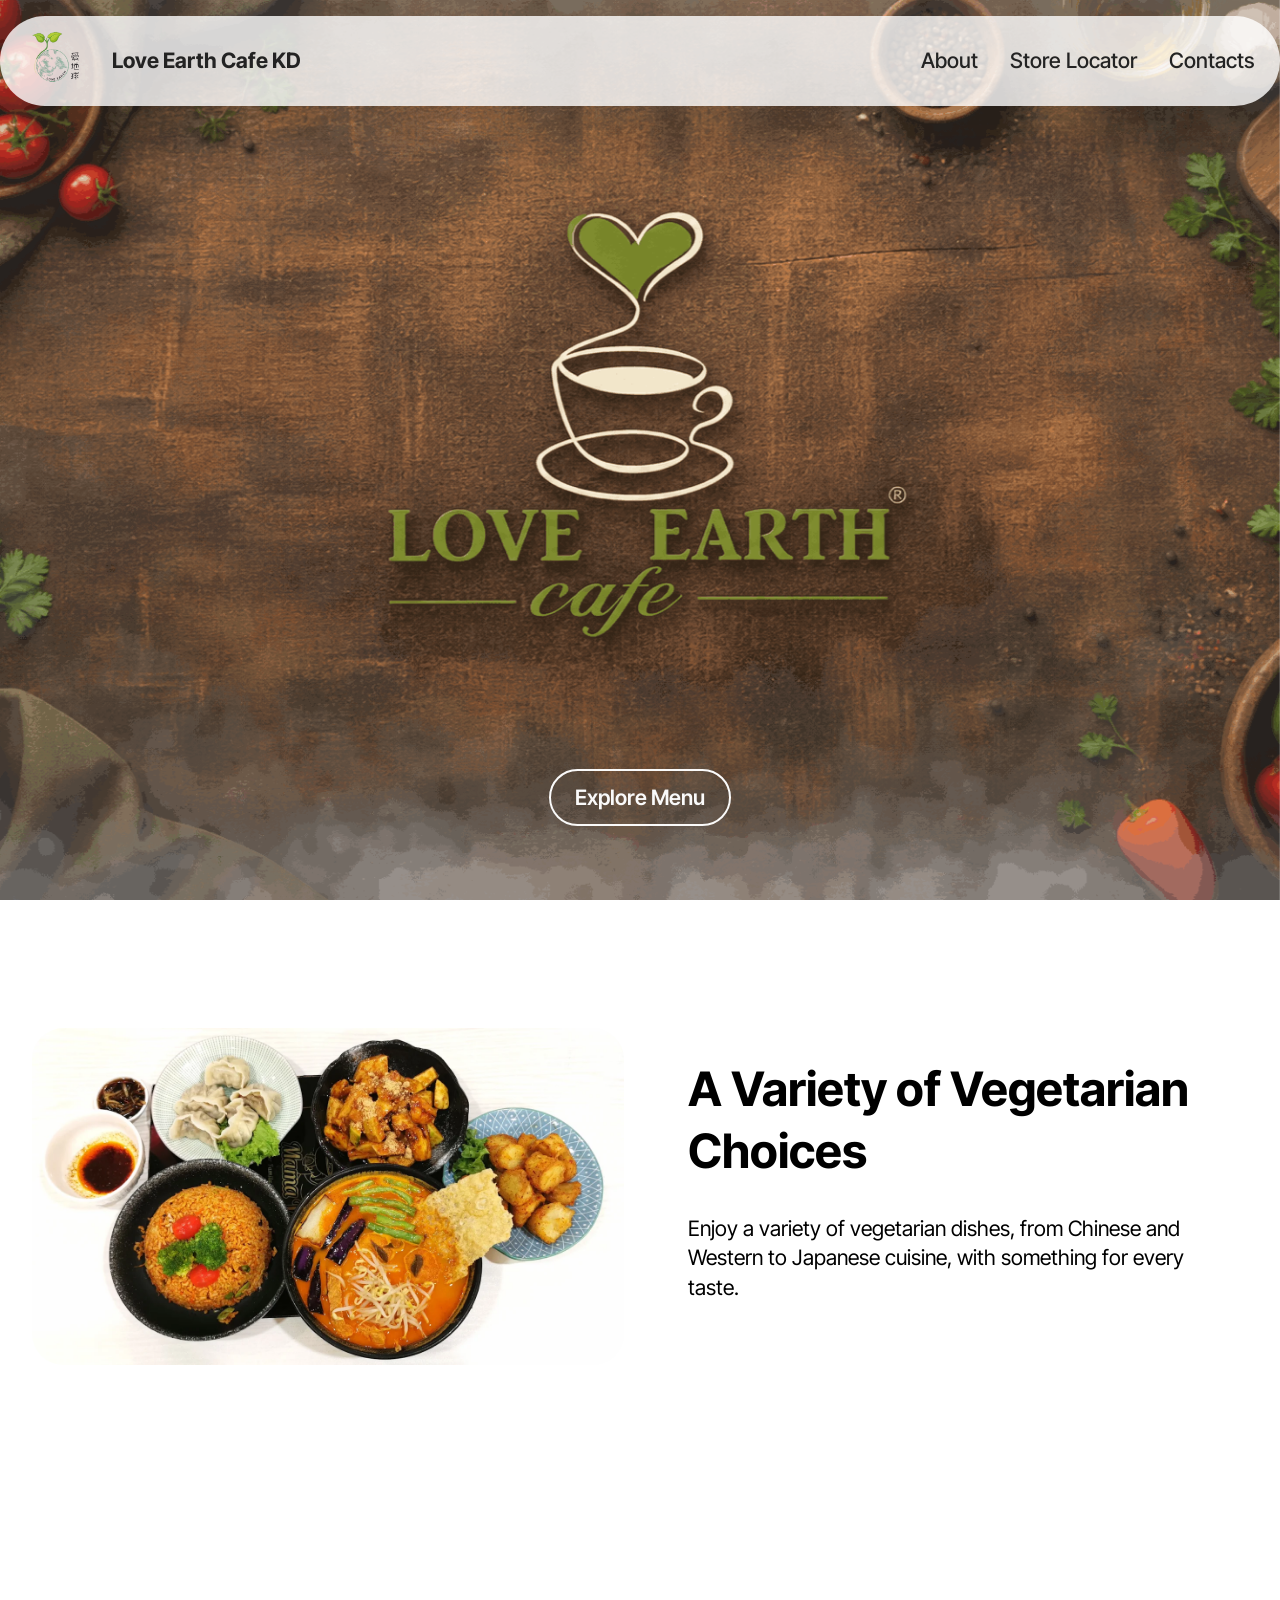
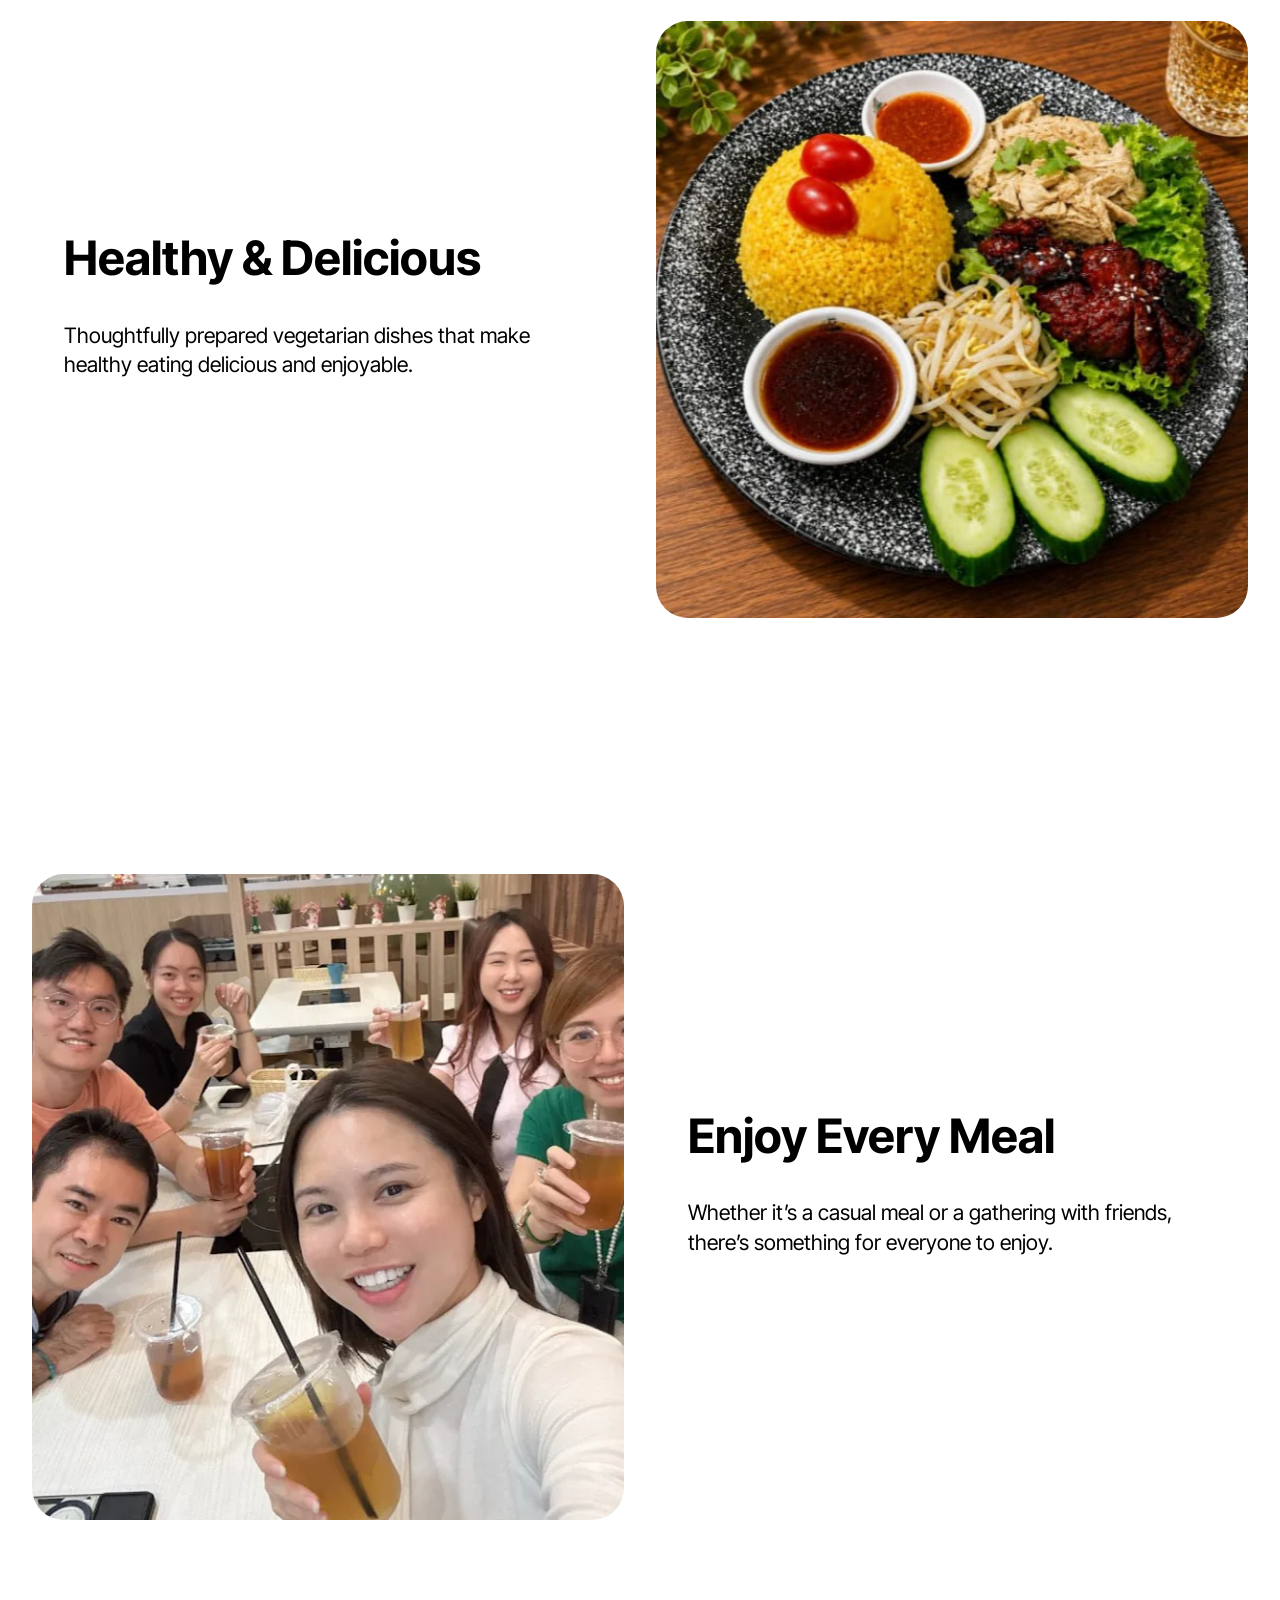
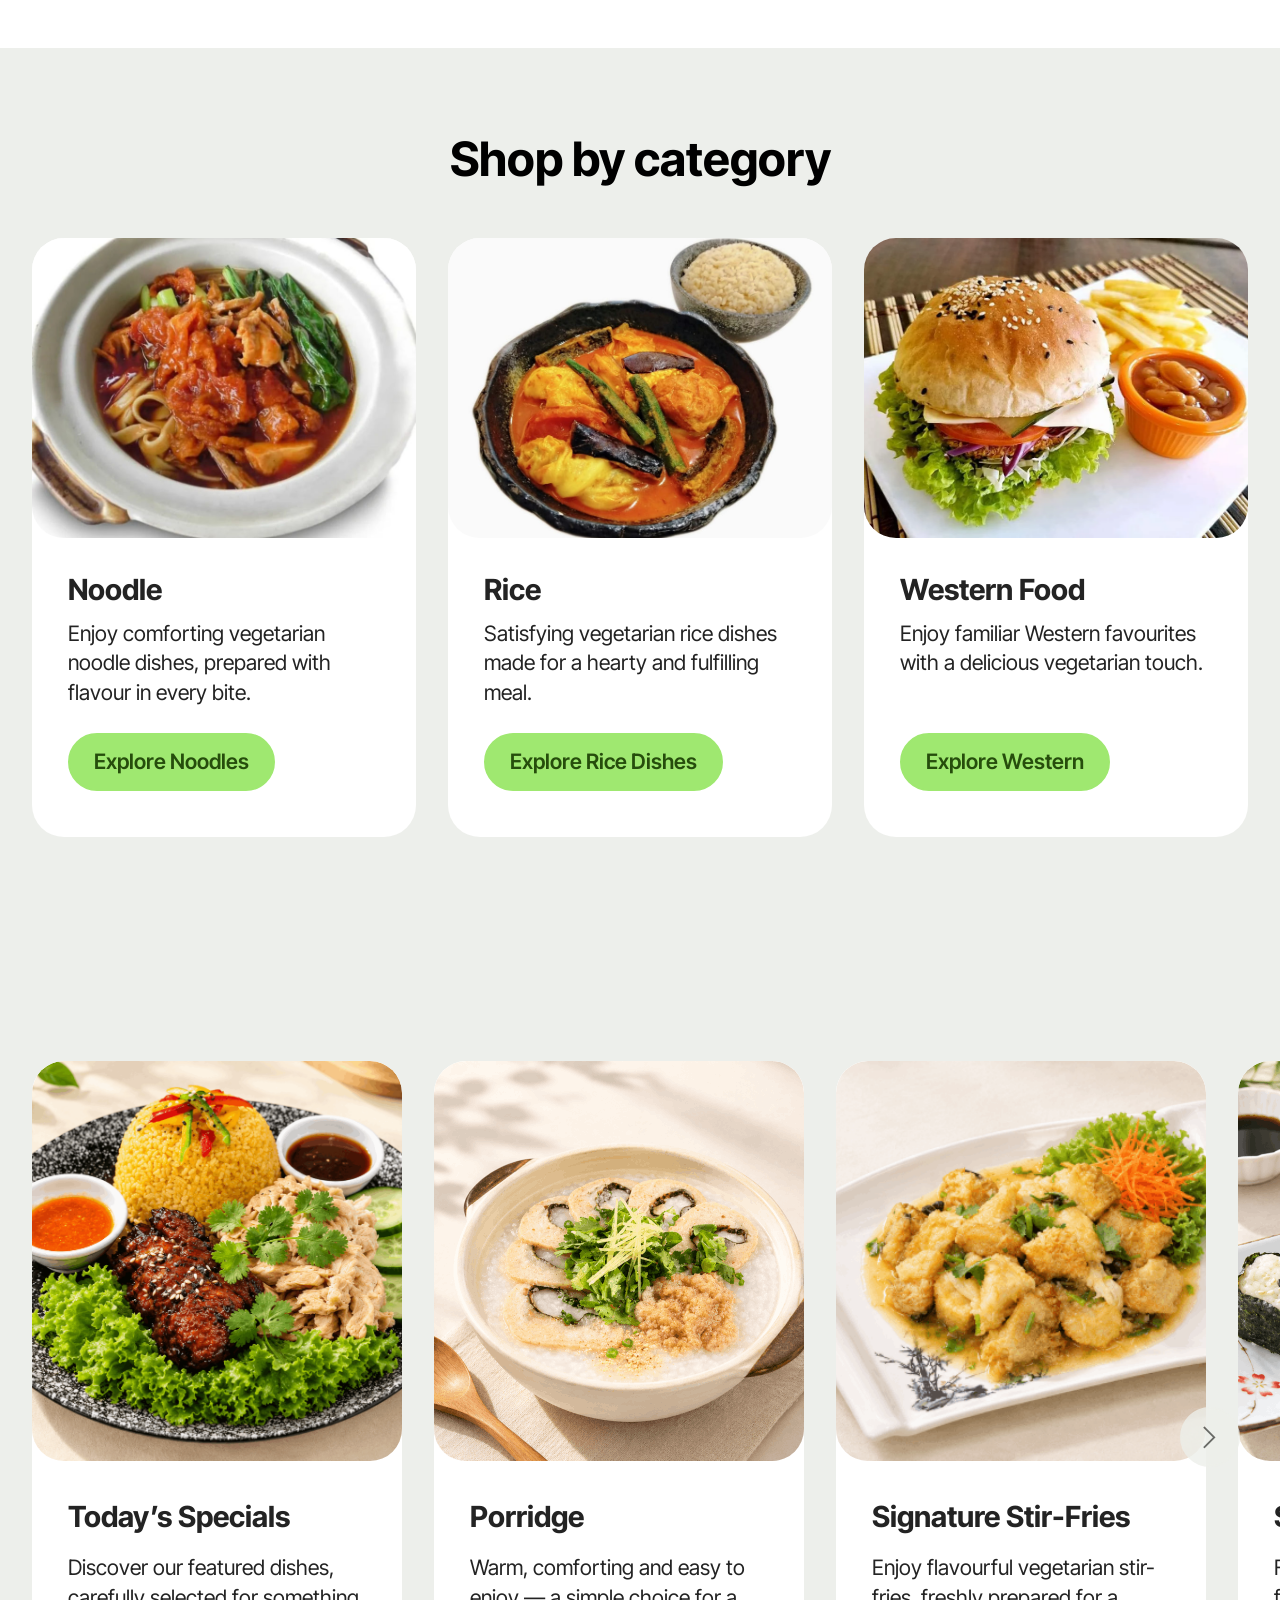
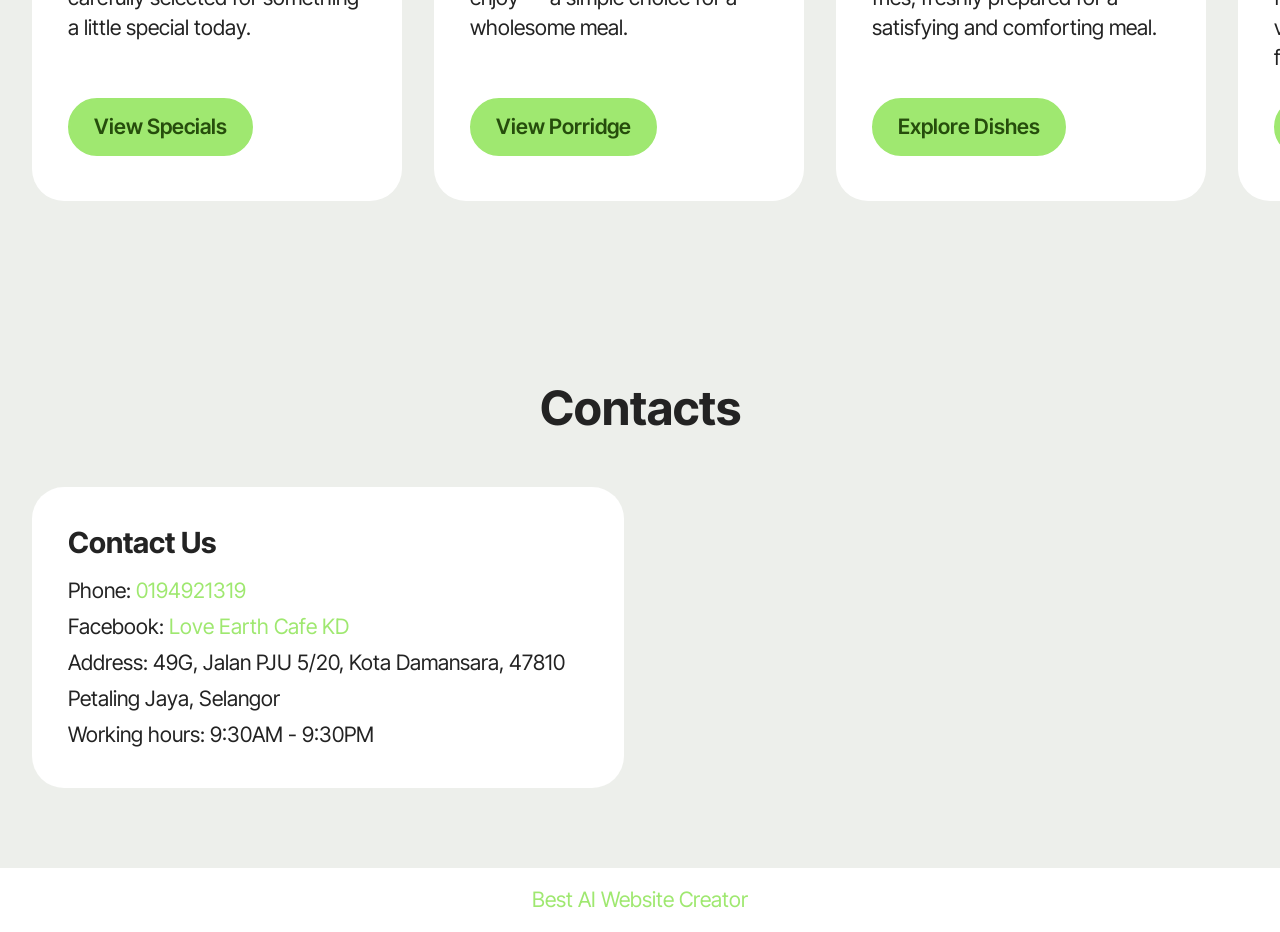
<file: index.html>
<!DOCTYPE html>
<html  >
<head>
  <!-- Site made with Mobirise Website Builder v6.1.12, https://mobirise.com -->
  <meta charset="UTF-8">
  <meta http-equiv="X-UA-Compatible" content="IE=edge">
  <meta name="generator" content="Mobirise v6.1.12, mobirise.com">
  <meta name="viewport" content="width=device-width, initial-scale=1, minimum-scale=1">
  <link rel="shortcut icon" href="assets/images/557612594-122101455729048654-5465483780750613489-n-removebg-preview-137x137.png" type="image/x-icon">
  <meta name="description" content="">
  
  
  <title>Home</title>
  <link rel="stylesheet" href="assets/web/assets/mobirise-icons2/mobirise2.css">
  <link rel="stylesheet" href="assets/bootstrap/css/bootstrap.min.css">
  <link rel="stylesheet" href="assets/parallax/jarallax.css">
  <link rel="stylesheet" href="assets/dropdown/css/style.css">
  <link rel="stylesheet" href="assets/theme/css/style.css">
  <link rel="preload" href="https://fonts.googleapis.com/css?family=Lato:100,100i,300,300i,400,400i,700,700i,900,900i&display=swap" as="style" onload="this.onload=null;this.rel='stylesheet'">
  <noscript><link rel="stylesheet" href="https://fonts.googleapis.com/css?family=Lato:100,100i,300,300i,400,400i,700,700i,900,900i&display=swap"></noscript>
  <link rel="preload" href="https://fonts.googleapis.com/css?family=Inter+Tight:100,200,300,400,500,600,700,800,900,100i,200i,300i,400i,500i,600i,700i,800i,900i&display=swap" as="style" onload="this.onload=null;this.rel='stylesheet'">
  <noscript><link rel="stylesheet" href="https://fonts.googleapis.com/css?family=Inter+Tight:100,200,300,400,500,600,700,800,900,100i,200i,300i,400i,500i,600i,700i,800i,900i&display=swap"></noscript>
  <link rel="preload" as="style" href="assets/mobirise/css/mbr-additional.css?v=jaNYeA"><link rel="stylesheet" href="assets/mobirise/css/mbr-additional.css?v=jaNYeA" type="text/css">

  
  
  
</head>
<body>
  
  <section data-bs-version="5.1" class="menu menu5 cid-vxJ1ROAj8o" once="menu" id="menu05-3t">
	

	<nav class="navbar navbar-dropdown navbar-fixed-top navbar-expand-lg">
		<div class="container">
			<div class="navbar-brand">
				<span class="navbar-logo">
					<a href="https://mobiri.se">
						<img src="assets/images/557612594-122101455729048654-5465483780750613489-n-removebg-preview-137x137.png" alt="Mobirise Website Builder" style="height: 5rem;">
					</a>
				</span>
				<span class="navbar-caption-wrap"><a class="navbar-caption text-black display-4" href="https://mobiri.se">Love Earth Cafe KD</a></span>
			</div>
			<button class="navbar-toggler" type="button" data-toggle="collapse" data-bs-toggle="collapse" data-target="#navbarSupportedContent" data-bs-target="#navbarSupportedContent" aria-controls="navbarNavAltMarkup" aria-expanded="false" aria-label="Toggle navigation">
				<div class="hamburger">
					<span></span>
					<span></span>
					<span></span>
					<span></span>
				</div>
			</button>
			<div class="collapse navbar-collapse" id="navbarSupportedContent">
				<ul class="navbar-nav nav-dropdown nav-right" data-app-modern-menu="true"><li class="nav-item">
						<a class="nav-link link text-black text-primary display-4" href="page1.html">About</a>
					</li>
					<li class="nav-item">
						<a class="nav-link link text-black text-primary display-4" href="page13.html" aria-expanded="false">Store Locator</a>
					</li>
					<li class="nav-item">
						<a class="nav-link link text-black text-primary display-4" href="index.html#contacts02-1h">Contacts</a>
					</li></ul>
				
			</div>
		</div>
	</nav>
</section>

<section data-bs-version="5.1" class="header16 cid-vxeClOcVy7 mbr-fullscreen mbr-parallax-background" id="header17-1">
  
  
  <div class="container-fluid">
    <div class="row">
      <div class="content-wrap col-12 col-md-12">
        
        
        
        <div class="mbr-section-btn"><a class="btn btn-white-outline display-7" href="index.html#features04-1g">Explore Menu</a></div>
      </div>
    </div>
  </div>
</section>

<section data-bs-version="5.1" class="start article2 cid-vxeCKDsT30" id="article02-3">
	

	
	

	<div class="container">
		<div class="row justify-content-center">
			<div class="col-12 col-md-12 col-lg-6 image-wrapper">
				<img class="w-100" src="assets/images/unnamed-3.webp" alt="Mobirise Website Builder">
			</div>
			<div class="col-12 col-md-12 col-lg">
				<div class="text-wrapper align-left">
					<h1 class="mbr-section-title mbr-fonts-style mb-4 display-2"><strong>A Variety of Vegetarian Choices</strong></h1>
					<p class="mbr-text align-left mbr-fonts-style mb-4 display-7">
					Enjoy a variety of vegetarian dishes, from Chinese and Western to Japanese cuisine, with something for every taste.</p>
					
				</div>
			</div>
		</div>
	</div>
</section>

<section data-bs-version="5.1" class="start article4 cid-vxfJJE4s1y" id="article04-1c">
	

	
	

	<div class="container">
		<div class="row justify-content-center">
			<div class="col-12 col-md-12 col-lg-6 image-wrapper">
				<img class="w-100" src="assets/images/whatsapp20image202026-10-0520at2011.08.26-591x1280.jpeg" alt="Mobirise Website Builder">
			</div>
			<div class="col-12 col-md-12 col-lg">
				<div class="text-wrapper align-left">
					<h1 class="mbr-section-title mbr-fonts-style mb-4 display-2"><strong>Healthy &amp; Delicious</strong></h1>
					<p class="mbr-text mbr-fonts-style mb-4 display-7">Thoughtfully prepared vegetarian dishes that make healthy eating delicious and enjoyable.</p>
					
				</div>
			</div>
		</div>
	</div>
</section>

<section data-bs-version="5.1" class="start article2 cid-vxfJKa5KoQ" id="article02-1d">
	

	
	

	<div class="container">
		<div class="row justify-content-center">
			<div class="col-12 col-md-12 col-lg-6 image-wrapper">
				<img class="w-100" src="assets/images/unnamed-2.webp" alt="Mobirise Website Builder">
			</div>
			<div class="col-12 col-md-12 col-lg">
				<div class="text-wrapper align-left">
					<h1 class="mbr-section-title mbr-fonts-style mb-4 display-2"><strong>Enjoy Every Meal</strong></h1>
					<p class="mbr-text align-left mbr-fonts-style mb-4 display-7">
					Whether it’s a casual meal or a gathering with friends, there’s something for everyone to enjoy.
					</p>
					
				</div>
			</div>
		</div>
	</div>
</section>

<section data-bs-version="5.1" class="features4 start cid-vxkvPJBkdl" id="features04-1g">
	
	
	<div class="container">
		<div class="row justify-content-center">
			<div class="col-12 content-head">
				<div class="mbr-section-head mb-5">
					<h4 class="mbr-section-title mbr-fonts-style align-center mb-0 display-2"><strong>Shop by category</strong></h4>
					
					
				</div>
			</div>
		</div>
		<div class="row">
			<div class="item features-image col-12 col-md-6 col-lg-4">
				<div class="item-wrapper">
					<div class="item-img">
						<img src="assets/images/whatsapp20image202026-10-0720at2012.13.35-816x805.jpg" alt="Mobirise Website Builder">
					</div>
					<div class="item-content">
						<h5 class="item-title mbr-fonts-style display-5">
							<strong>Noodle</strong></h5>
						<p class="mbr-text mbr-fonts-style display-7">
							Enjoy comforting vegetarian noodle dishes, prepared with flavour in every bite.
						</p>
						<div class="mbr-section-btn item-footer"><a href="page2.html" class="btn item-btn btn-primary display-7">Explore Noodles</a></div>
					</div>

				</div>
			</div>
			<div class="item features-image col-12 col-md-6 col-lg-4">
				<div class="item-wrapper">
					<div class="item-img">
						<img src="assets/images/whatsapp20image202026-10-0720at2012.07.53-816x671.jpg" alt="Mobirise Website Builder">
					</div>
					<div class="item-content">
						<h5 class="item-title mbr-fonts-style display-5">
							<strong>Rice</strong></h5>
						<p class="mbr-text mbr-fonts-style display-7">
							Satisfying vegetarian rice dishes made for a hearty and fulfilling meal.
						</p>
						<div class="mbr-section-btn item-footer"><a href="page3.html" class="btn item-btn btn-primary display-7">Explore Rice Dishes</a></div>
					</div>
				</div>
			</div>
			<div class="item features-image col-12 col-md-6 col-lg-4">
				<div class="item-wrapper">
					<div class="item-img">
						<img src="assets/images/unnamed-4.webp" alt="Mobirise Website Builder">
					</div>
					<div class="item-content">
						<h5 class="item-title mbr-fonts-style display-5">
							<strong>Western Food</strong></h5>
						<p class="mbr-text mbr-fonts-style display-7">
							Enjoy familiar Western favourites with a delicious vegetarian touch.<br>
						</p>
						<div class="mbr-section-btn item-footer"><a href="page5.html" class="btn item-btn btn-primary display-7">Explore Western</a></div>
					</div>
				</div>
			</div>
		</div>
	</div>
</section>

<section data-bs-version="5.1" class="features017 mbr-embla cid-vxktLTxcie" id="features017-1e">
	
	
	<div class="position-relative">
		<div class="container-fluid">
			<div class="row justify-content-center">
				<div class="col-12 content-head">
					
				</div>
			</div>
		</div>

		<div class="embla" data-skip-snaps="true" data-align="center" data-contain-scroll="trimSnaps" data-auto-play-interval="5" data-draggable="true">
			<div class="embla__viewport container-fluid">
				<div class="embla__container">
					<div class="embla__slide slider-image item active" style="margin-left: 1rem; margin-right: 1rem;">
						<div class="slide-content">
							<div class="item-img">
								<div class="item-wrapper">
									<img src="assets/images/ef7eeb7e-bd3e-4528-a948-73651058071a-1280x853.png" alt="Mobirise Website Builder" title="" data-slide-to="1" data-bs-slide-to="1">
								</div>
							</div>
							<div class="item-content">
								<h5 class="item-title mbr-fonts-style display-5"><strong>Today’s Specials</strong></h5>
								
								<p class="mbr-text mbr-fonts-style mt-3 display-7">
									Discover our featured dishes, carefully selected for something a little special today.
								</p>
							</div>

							<div class="mbr-section-btn item-footer mt-2"><a href="page10.html" class="btn item-btn btn-primary display-7" target="_blank">View Specials</a></div>
						</div>
					</div>
					<div class="embla__slide slider-image item" style="margin-left: 1rem; margin-right: 1rem;">
						<div class="slide-content">
							<div class="item-img">
								<div class="item-wrapper">
									<img src="assets/images/4db24cc2-ff9e-4417-b48c-4703269fca67-600x400.png" alt="Mobirise Website Builder" title="" data-slide-to="1" data-bs-slide-to="1">
								</div>
							</div>
							<div class="item-content">
								<h5 class="item-title mbr-fonts-style display-5">
									<strong>Porridge</strong></h5>
								
								<p class="mbr-text mbr-fonts-style mt-3 display-7">
									Warm, comforting and easy to enjoy — a simple choice for a wholesome meal.
								</p>
							</div>
							<div class="mbr-section-btn item-footer mt-2"><a href="page4.html" class="btn item-btn btn-primary display-7" target="_blank">View Porridge</a></div>
						</div>
					</div><div class="embla__slide slider-image item" style="margin-left: 1rem; margin-right: 1rem;">
						<div class="slide-content">
							<div class="item-img">
								<div class="item-wrapper">
									<img src="assets/images/a7556904-f5f4-4dea-9496-44ee9ba20aba-1-600x400.png" alt="Mobirise Website Builder" title="" data-slide-to="2" data-bs-slide-to="2">
								</div>
							</div>
							<div class="item-content">
								<h5 class="item-title mbr-fonts-style display-5"><strong>Signature Stir-Fries</strong></h5>
								
								<p class="mbr-text mbr-fonts-style mt-3 display-7">
									Enjoy flavourful vegetarian stir-fries, freshly prepared for a satisfying and comforting meal.
								</p>
							</div>
							<div class="mbr-section-btn item-footer mt-2"><a href="page11.html" class="btn item-btn btn-primary display-7" target="_blank">Explore Dishes</a></div>
						</div>
					</div>
					<div class="embla__slide slider-image item" style="margin-left: 1rem; margin-right: 1rem;">
						<div class="slide-content">
							<div class="item-img">
								<div class="item-wrapper">
									<img src="assets/images/e4839fbd-e2f3-4f1b-a599-df817d4b61ab-964x643.png" alt="Mobirise Website Builder" title="" data-slide-to="3" data-bs-slide-to="3">
								</div>
							</div>
							<div class="item-content">
								<h5 class="item-title mbr-fonts-style display-5">
									<strong>Sushi</strong></h5>
								
								<p class="mbr-text mbr-fonts-style mt-3 display-7">
									Fresh, colourful and full of flavour, with a delicious vegetarian twist on a classic favourite.
								</p>
							</div>
							<div class="mbr-section-btn item-footer mt-2"><a href="page7.html" class="btn item-btn btn-primary display-7" target="_blank">Explore Sushi</a></div>
						</div>
					</div><div class="embla__slide slider-image item" style="margin-left: 1rem; margin-right: 1rem;">
						<div class="slide-content">
							<div class="item-img">
								<div class="item-wrapper">
									<img src="assets/images/48fff259-bf9d-4ab9-a46e-80cf137328e4-960x640.png" alt="Mobirise Website Builder" title="" data-slide-to="4" data-bs-slide-to="4">
								</div>
							</div>
							<div class="item-content">
								<h5 class="item-title mbr-fonts-style display-5">
									<strong>Desserts</strong></h5>
								
								<p class="mbr-text mbr-fonts-style mt-3 display-7">
									End your meal on a sweet note with delightful treats made for every dessert lover.
								</p>
							</div>
							<div class="mbr-section-btn item-footer mt-2"><a href="page9.html" class="btn item-btn btn-primary display-7" target="_blank">View Desserts</a></div>
						</div>
					</div>
					
					<div class="embla__slide slider-image item" style="margin-left: 1rem; margin-right: 1rem;">
						<div class="slide-content">
							<div class="item-img">
								<div class="item-wrapper">
									<img src="assets/images/514101405-23959307647058198-9033483962751816718-n-960x640.jpg" alt="Mobirise Website Builder" title="" data-slide-to="5" data-bs-slide-to="5">
								</div>
							</div>
							<div class="item-content">
								<h5 class="item-title mbr-fonts-style display-5"><strong>Fruit Tea</strong></h5>
								
								<p class="mbr-text mbr-fonts-style mt-3 display-7">
									From refreshing sips to comforting drinks, find the perfect pairing for your meal.
								</p>
							</div>
							<div class="mbr-section-btn item-footer mt-2"><a href="page12.html" class="btn item-btn btn-primary display-7" target="_blank">View Drinks</a></div>
						</div>
					</div>
					
					<div class="embla__slide slider-image item" style="margin-left: 1rem; margin-right: 1rem;">
						<div class="slide-content">
							<div class="item-img">
								<div class="item-wrapper">
									<img src="assets/images/cf7e0988-c7d9-439e-aec5-2106620a237a-480x320.png" alt="Mobirise Website Builder" title="" data-slide-to="7" data-bs-slide-to="7">
								</div>
							</div>
							<div class="item-content">
								<h5 class="item-title mbr-fonts-style display-5">
									<strong>Snack</strong></h5>
								
								<p class="mbr-text mbr-fonts-style mt-3 display-7">
									Perfect for a quick craving, a little snack or something to share with friends.
								</p>
							</div>
							<div class="mbr-section-btn item-footer mt-2"><a href="page6.html" class="btn item-btn btn-primary display-7" target="_blank">Explore Snacks</a></div>
						</div>
					</div>
					<div class="embla__slide slider-image item" style="margin-left: 1rem; margin-right: 1rem;">
					<div class="slide-content">
						<div class="item-img">
							<div class="item-wrapper">
								<img src="assets/images/0914b4a3-f064-4226-b265-f5e97d2ea79b-600x400.png" alt="Mobirise Website Builder" title="" data-slide-to="8" data-bs-slide-to="8">
							</div>
						</div>
						<div class="item-content">
							<h5 class="item-title mbr-fonts-style display-5"><strong>Salad</strong></h5>
							
							<p class="mbr-text mbr-fonts-style mt-3 display-7">
								Fresh ingredients come together in colourful, satisfying salads for a lighter choice.
							</p>
						</div>
						<div class="mbr-section-btn item-footer mt-2"><a href="page8.html" class="btn item-btn btn-primary display-7" target="_blank">View Salads</a></div>
					</div>
					</div>
				</div>
			</div>
			<button class="embla__button embla__button--prev">
				<span class="mobi-mbri mobi-mbri-arrow-prev mbr-iconfont" aria-hidden="true"></span>
				<span class="sr-only visually-hidden visually-hidden visually-hidden">Previous</span>
			</button>
			<button class="embla__button embla__button--next">
				<span class="mobi-mbri mobi-mbri-arrow-next mbr-iconfont" aria-hidden="true"></span>
				<span class="sr-only visually-hidden visually-hidden visually-hidden">Next</span>
			</button>
		</div>
	</div>
</section>

<section data-bs-version="5.1" class="contacts02 map1 cid-vxlJiBg6uD" id="contacts02-1h">

    

    
    <div class="container">
        <div class="row justify-content-center">
            <div class="col-12 content-head">
                <div class="mbr-section-head mb-5">
                    <h3 class="mbr-section-title mbr-fonts-style align-center mb-0 display-2">
                        <strong>Contacts</strong>
                    </h3>
                    
                </div>
            </div>
        </div>
        <div class="row justify-content-center">
            <div class="card col-12 col-md-12 col-lg-6">
                <div class="card-wrapper">
                    <div class="text-wrapper">
                        <h5 class="cardTitle mbr-fonts-style mb-2 display-5">
                            <strong>Contact Us</strong>
                        </h5>
                        <ul class="list mbr-fonts-style display-7">
                            <li class="mbr-text item-wrap">Phone: <a href="https://wa.me/60194921319" class="text-primary">0194921319</a></li><li class="mbr-text item-wrap">Facebook: <a href="https://www.facebook.com/share/1CH7hMEUw2/" class="text-primary" target="_blank">Love Earth Cafe KD</a></li><a href="https://www.facebook.com/share/1CH7hMEUw2/" class="text-primary" target="_blank">
                            </a><li class="mbr-text item-wrap">Address: 49G, Jalan PJU 5/20, Kota Damansara, 47810 Petaling Jaya, Selangor</li><li class="mbr-text item-wrap">Working hours: 9:30AM - 9:30PM</li>
                        </ul>
                    </div>
                </div>
            </div>
            <div class="map-wrapper col-md-12 col-lg-6">
                <div class="google-map"><iframe frameborder="0" style="border:0" src="https://www.google.com/maps/embed?pb=!1m18!1m12!1m3!1d3983.7747412563385!2d101.59393519999999!3d3.1540095999999997!2m3!1f0!2f0!3f0!3m2!1i1024!2i768!4f13.1!3m3!1m2!1s0x31cc4f0000754921%3A0xf812c034bf320e14!2zTG92ZSBFYXJ0aCBWZWdldGFyaWFuIENhZmUgS0Qg54ix5Zyw55CD57Sg6aOf5Z2K!5e0!3m2!1sen!2smy!4v1791424915194!5m2!1sen!2smy" allowfullscreen=""></iframe></div>
            </div>
        </div>
    </div>
</section><section class="display-7" style="padding: 0;align-items: center;justify-content: center;flex-wrap: wrap;    align-content: center;display: flex;position: relative;height: 4rem;"><a href="https://mobiri.se/5185891" style="flex: 1 1;height: 4rem;position: absolute;width: 100%;z-index: 1;"><img alt="" style="height: 4rem;" src="[data-uri]"></a><p style="margin: 0;text-align: center;" class="display-7">&#8204;</p><a style="z-index:1" href="https://mobirise.com/builder/ai-website-creator.html">Best AI Website Creator</a></section><script src="assets/bootstrap/js/bootstrap.bundle.min.js"></script>  <script src="assets/parallax/jarallax.js"></script>  <script src="assets/smoothscroll/smooth-scroll.js"></script>  <script src="assets/ytplayer/index.js"></script>  <script src="assets/dropdown/js/navbar-dropdown.js"></script>  <script src="assets/embla/embla.min.js"></script>  <script src="assets/embla/script.js"></script>  <script src="assets/theme/js/script.js"></script>  
  
  
</body>
</html>
</file>
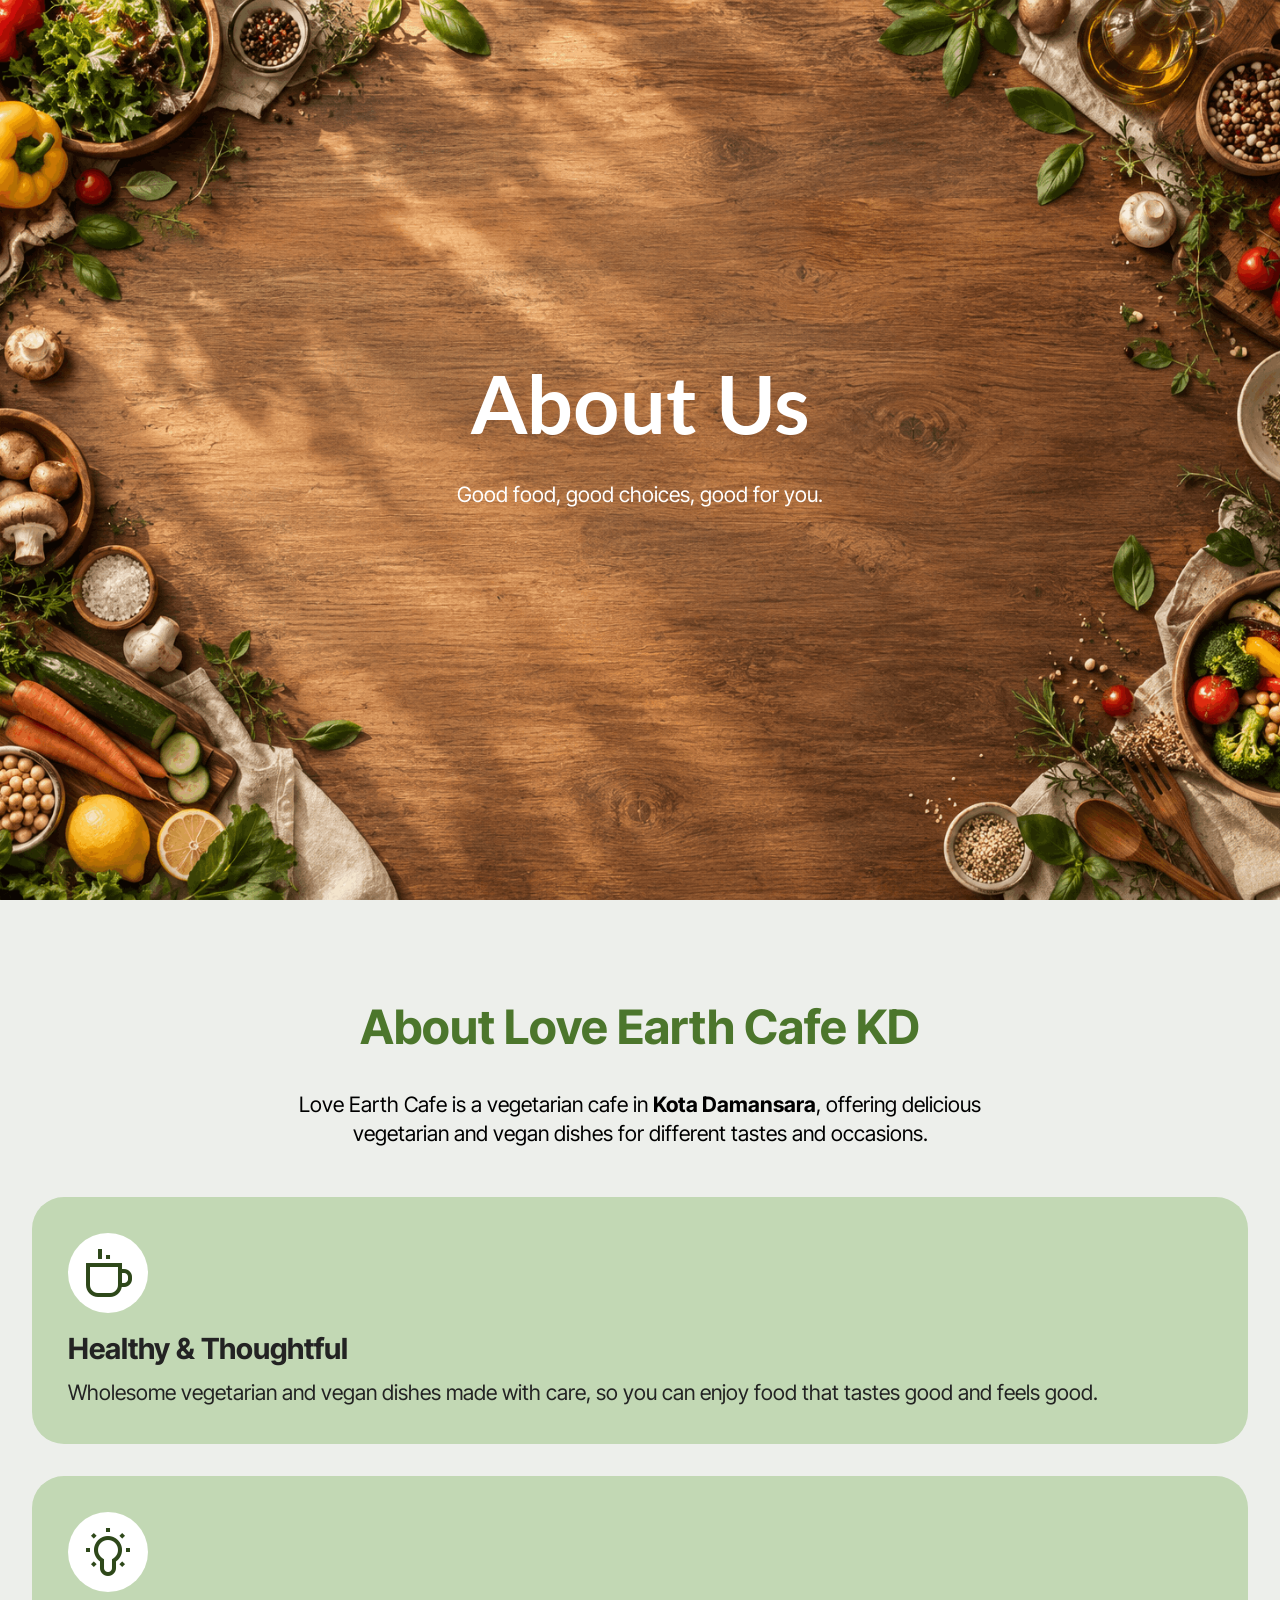
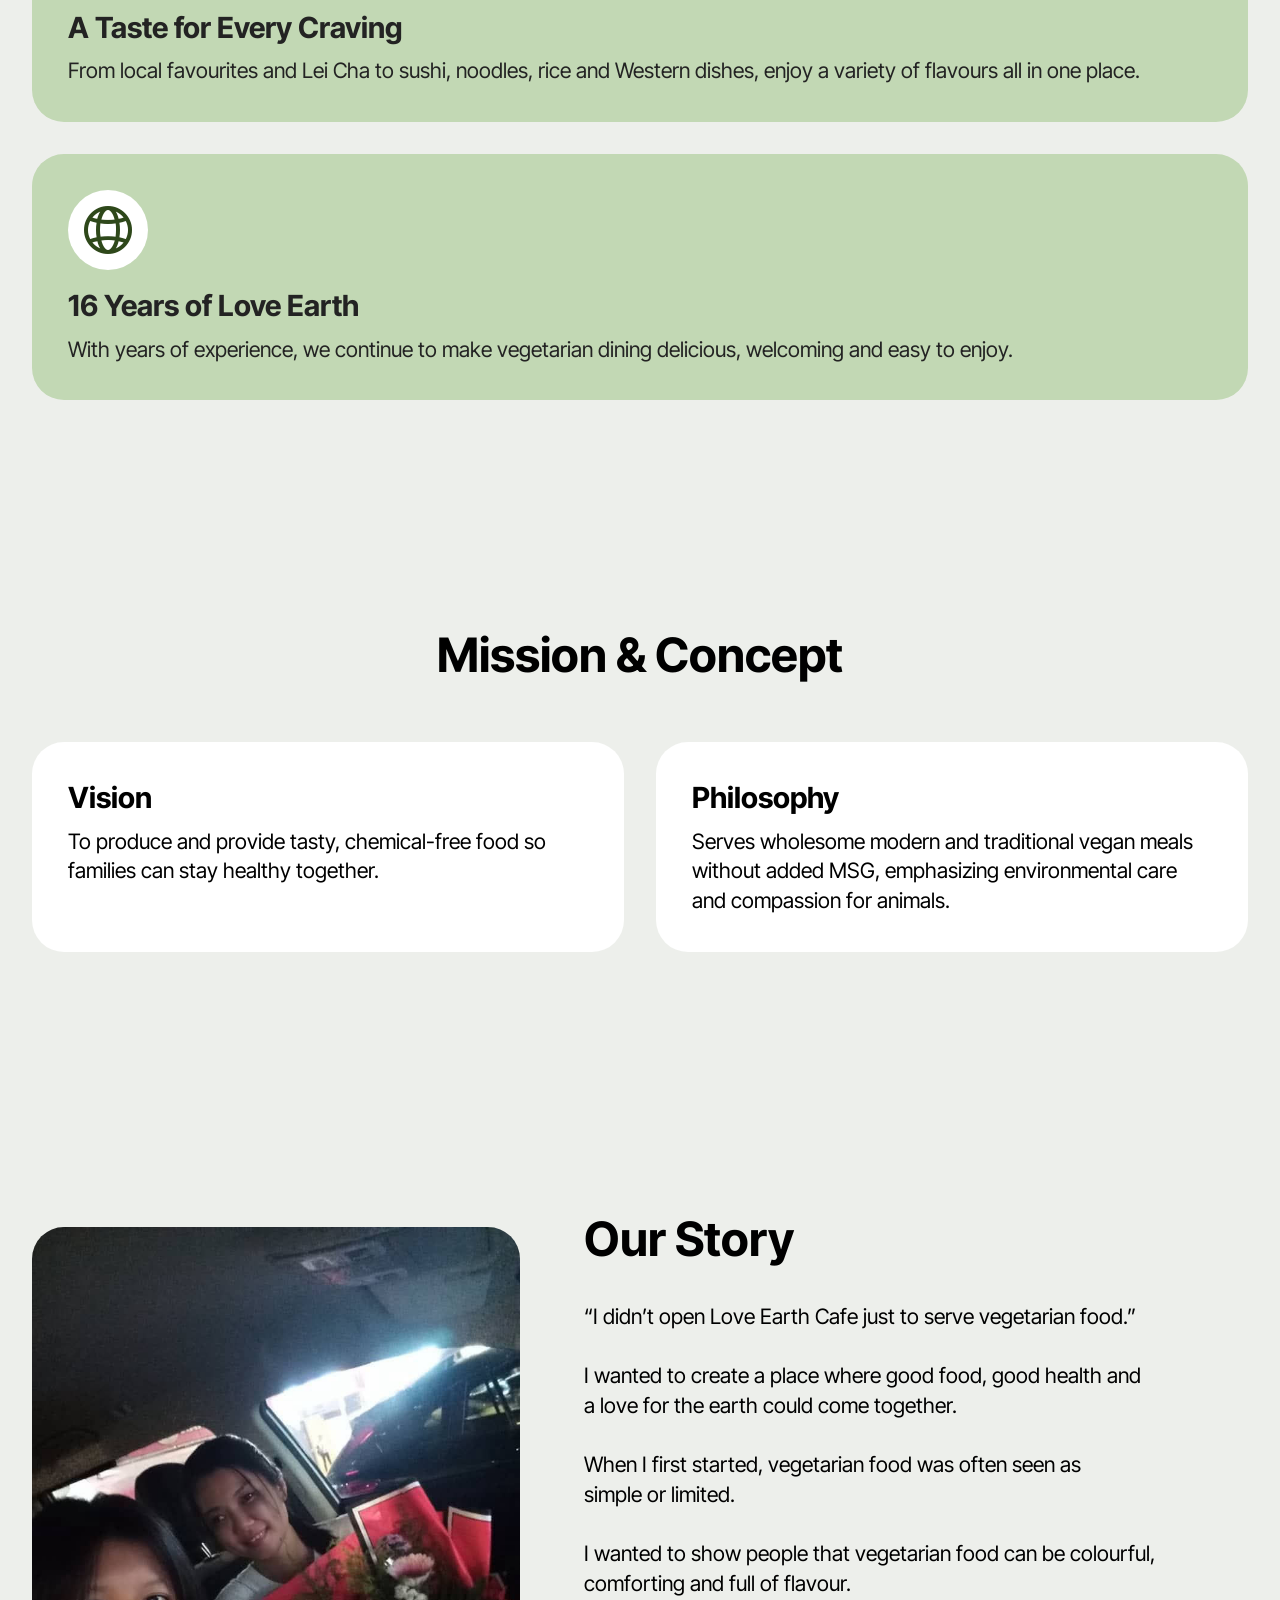
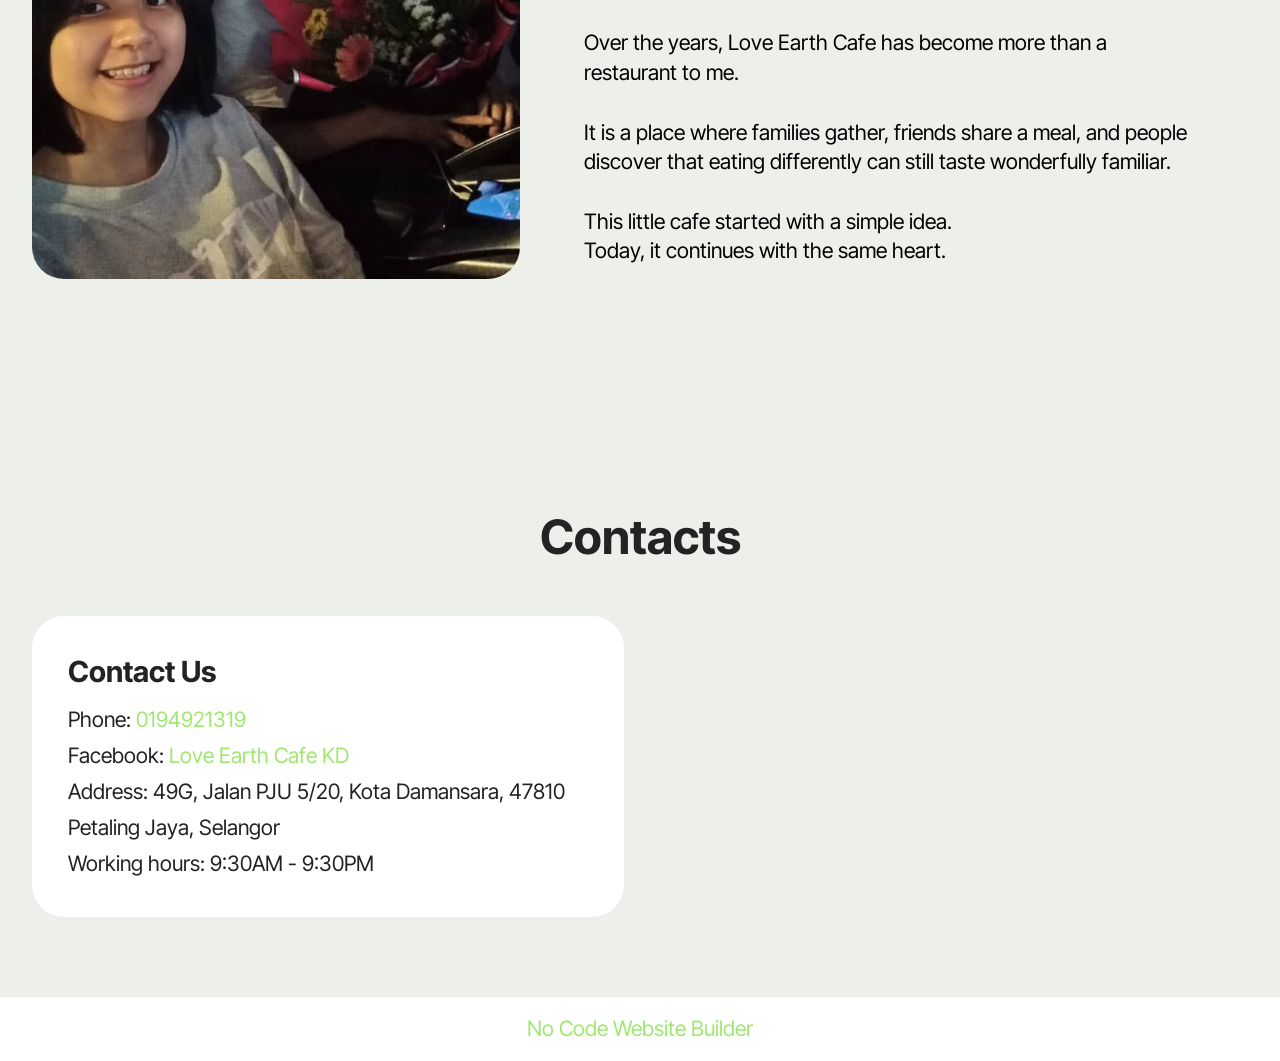
<file: page1.html>
<!DOCTYPE html>
<html  >
<head>
  <!-- Site made with Mobirise Website Builder v6.1.12, https://mobirise.com -->
  <meta charset="UTF-8">
  <meta http-equiv="X-UA-Compatible" content="IE=edge">
  <meta name="generator" content="Mobirise v6.1.12, mobirise.com">
  <meta name="viewport" content="width=device-width, initial-scale=1, minimum-scale=1">
  <link rel="shortcut icon" href="assets/images/557612594-122101455729048654-5465483780750613489-n-removebg-preview-137x137.png" type="image/x-icon">
  <meta name="description" content="">
  
  
  <title>About us</title>
  <link rel="stylesheet" href="assets/web/assets/mobirise-icons2/mobirise2.css">
  <link rel="stylesheet" href="assets/bootstrap/css/bootstrap.min.css">
  <link rel="stylesheet" href="assets/theme/css/style.css">
  <link rel="preload" href="https://fonts.googleapis.com/css?family=Lato:100,100i,300,300i,400,400i,700,700i,900,900i&display=swap" as="style" onload="this.onload=null;this.rel='stylesheet'">
  <noscript><link rel="stylesheet" href="https://fonts.googleapis.com/css?family=Lato:100,100i,300,300i,400,400i,700,700i,900,900i&display=swap"></noscript>
  <link rel="preload" href="https://fonts.googleapis.com/css?family=Inter+Tight:100,200,300,400,500,600,700,800,900,100i,200i,300i,400i,500i,600i,700i,800i,900i&display=swap" as="style" onload="this.onload=null;this.rel='stylesheet'">
  <noscript><link rel="stylesheet" href="https://fonts.googleapis.com/css?family=Inter+Tight:100,200,300,400,500,600,700,800,900,100i,200i,300i,400i,500i,600i,700i,800i,900i&display=swap"></noscript>
  <link rel="preload" as="style" href="assets/mobirise/css/mbr-additional.css?v=sbAmsw"><link rel="stylesheet" href="assets/mobirise/css/mbr-additional.css?v=sbAmsw" type="text/css">

  
  
  
</head>
<body>
  
  <section data-bs-version="5.1" class="header09 startm5 cid-vxqaMCc2Ak mbr-fullscreen" id="header09-1r">	
    
	
	
	<div class="container-fluid">
		<div class="row">
			<div class="content-wrap col-12 col-md-8">
				<h1 class="mbr-section-title mbr-fonts-style mbr-white mb-4 display-1">
					<strong>About Us</strong></h1>
				
				<p class="mbr-fonts-style mbr-text mbr-white mb-4 display-7">
					Good food, good choices, good for you.
				</p>
				
			</div>
		</div>
	</div>
</section>

<section data-bs-version="5.1" class="features5 cid-vxqmqrJ7bc" id="features05-1t">
  

  
  
  <div class="container">
    <div class="row mb-5 justify-content-center">
      <div class="col-12 content-head">
        <h3 class="mbr-section-title mbr-fonts-style align-center mb-0 display-2">
          <strong>About Love Earth Cafe KD</strong><strong><br></strong></h3>
        <h5 class="mbr-section-subtitle mbr-fonts-style align-center mb-0 mt-4 display-7">Love Earth Cafe is a vegetarian cafe in <strong>Kota Damansara</strong>, offering delicious vegetarian and vegan dishes for different tastes and occasions.</h5>
      </div>
    </div>
    <div class="row">
      <div class="item features-without-image col-12 col-md-6 col-lg-12 item-mb active">
        <div class="item-wrapper">
          <div class="card-box align-left">
            <div class="iconfont-wrapper">
              <span class="mbr-iconfont mobi-mbri-hot-cup mobi-mbri"></span>
            </div>
            <h5 class="card-title mbr-fonts-style display-5"><strong>Healthy &amp; Thoughtful</strong></h5>
            <p class="card-text mbr-fonts-style display-7">
              Wholesome vegetarian and vegan dishes made with care, so you can enjoy food that tastes good and feels good.
            </p>

            
          </div>
        </div>
      </div><div class="item features-without-image col-12 col-md-6 col-lg-12 item-mb">
        <div class="item-wrapper">
          <div class="card-box align-left">
            <div class="iconfont-wrapper">
              <a href="https://www.flaticon.com/free-icon/restaurant_562678?term=food&page=1&position=1&origin=search&related_id=562678"><span class="mbr-iconfont mobi-mbri-idea mobi-mbri"></span></a>
            </div>
            <h5 class="card-title mbr-fonts-style display-5"><strong>A Taste for Every Craving</strong></h5>
            <p class="card-text mbr-fonts-style display-7">
              From local favourites and Lei Cha to sushi, noodles, rice and Western dishes, enjoy a variety of flavours all in one place.
            </p>

            
          </div>
        </div>
      </div>
      <div class="item features-without-image col-12 col-md-6 col-lg-12 item-mb">
        <div class="item-wrapper">
          <div class="card-box align-left">
            <div class="iconfont-wrapper">
              <span class="mbr-iconfont mobi-mbri-globe-2 mobi-mbri"></span>
            </div>
            <h5 class="card-title mbr-fonts-style display-5"><strong>16 Years of Love Earth</strong></h5>
            <p class="card-text mbr-fonts-style display-7">
              With years of experience, we continue to make vegetarian dining delicious, welcoming and easy to enjoy.
            </p>

            
          </div>
        </div>
      </div>
      
    </div>
  </div>
</section>

<section data-bs-version="5.1" class="features026 cid-vxsQqAf4ud" id="features026-1v">
	

	
	
	<div class="container">
		<div class="row mb-5 justify-content-center">
			<div class="col-12 mb-0 content-head">
				<h3 class="mbr-section-title mbr-fonts-style align-center display-2"><strong>Mission &amp; Concept</strong></h3>
				
			</div>
		</div>
		<div class="row">
			<div class="item features-without-image col-12 col-md-6 col-lg-6 item-mb">
				<div class="item-wrapper">
					<div class="card-box align-left">
						
						<h5 class="card-title mbr-fonts-style display-5">
							<strong>Vision</strong></h5>
						
						<p class="card-text mbr-fonts-style display-7">
							 To produce and provide tasty, chemical-free food so families can stay healthy together.
						</p>
						
					</div>
				</div>
			</div>
			<div class="item features-without-image col-12 col-md-6 col-lg-6 item-mb">
				<div class="item-wrapper">
					<div class="card-box align-left">
						
						<h5 class="card-title mbr-fonts-style display-5">
							<strong>Philosophy</strong>
						</h5>
						
						<p class="card-text mbr-fonts-style display-7">
							Serves wholesome modern and traditional vegan meals without added MSG, emphasizing environmental care and compassion for animals.<br></p>
						
					</div>
				</div>
			</div>
			
			
		</div>
	</div>
</section>

<section data-bs-version="5.1" class="start article2 cid-vxsKCKoBhm" id="article02-1u">
	

	
	

	<div class="container">
		<div class="row justify-content-center">
			<div class="col-12 col-md-12 col-lg-5 image-wrapper">
				<img class="w-100" src="assets/images/whatsapp20image202026-10-0820at2021.03.53-809x1080.jpg" alt="Mobirise Website Builder">
			</div>
			<div class="col-12 col-md-12 col-lg">
				<div class="text-wrapper align-left">
					<h1 class="mbr-section-title mbr-fonts-style mb-4 display-2"><strong>Our Story</strong></h1>
					<p class="mbr-text align-left mbr-fonts-style mb-4 display-7">“I didn’t open Love Earth Cafe just to serve vegetarian food.”<br><br>I wanted to create a place where good food, good health and <br>a love for the earth could come together.<br><br>When I first started, vegetarian food was often seen as <br>simple or limited.<br><br>I wanted to show people that vegetarian food can be colourful, comforting and full of flavour.<br><br>Over the years, Love Earth Cafe has become more than a <br>restaurant to me.<br><br>It is a place where families gather, friends share a meal, and people discover that eating differently can still taste wonderfully familiar.<br><br>This little cafe started with a simple idea.<br>Today, it continues with the same heart.<br></p>
					
				</div>
			</div>
		</div>
	</div>
</section>

<section data-bs-version="5.1" class="contacts02 map1 cid-vxqa6bCOdg" id="contacts02-1q">

    

    
    <div class="container">
        <div class="row justify-content-center">
            <div class="col-12 content-head">
                <div class="mbr-section-head mb-5">
                    <h3 class="mbr-section-title mbr-fonts-style align-center mb-0 display-2">
                        <strong>Contacts</strong>
                    </h3>
                    
                </div>
            </div>
        </div>
        <div class="row justify-content-center">
            <div class="card col-12 col-md-12 col-lg-6">
                <div class="card-wrapper">
                    <div class="text-wrapper">
                        <h5 class="cardTitle mbr-fonts-style mb-2 display-5">
                            <strong>Contact Us</strong>
                        </h5>
                        <ul class="list mbr-fonts-style display-7">
                            <li class="mbr-text item-wrap">Phone: <a href="https://wa.me/60194921319" class="text-primary">0194921319</a></li><li class="mbr-text item-wrap">Facebook: <a href="https://www.facebook.com/share/1CH7hMEUw2/" class="text-primary" target="_blank">Love Earth Cafe KD</a></li><a href="https://www.facebook.com/share/1CH7hMEUw2/" class="text-primary" target="_blank">
                            </a><li class="mbr-text item-wrap">Address: 49G, Jalan PJU 5/20, Kota Damansara, 47810 Petaling Jaya, Selangor</li><li class="mbr-text item-wrap">Working hours: 9:30AM - 9:30PM</li>
                        </ul>
                    </div>
                </div>
            </div>
            <div class="map-wrapper col-md-12 col-lg-6">
                <div class="google-map"><iframe frameborder="0" style="border:0" src="https://www.google.com/maps/embed?pb=!1m18!1m12!1m3!1d3983.7747412563385!2d101.59393519999999!3d3.1540095999999997!2m3!1f0!2f0!3f0!3m2!1i1024!2i768!4f13.1!3m3!1m2!1s0x31cc4f0000754921%3A0xf812c034bf320e14!2zTG92ZSBFYXJ0aCBWZWdldGFyaWFuIENhZmUgS0Qg54ix5Zyw55CD57Sg6aOf5Z2K!5e0!3m2!1sen!2smy!4v1791424915194!5m2!1sen!2smy" allowfullscreen=""></iframe></div>
            </div>
        </div>
    </div>
</section><section class="display-7" style="padding: 0;align-items: center;justify-content: center;flex-wrap: wrap;    align-content: center;display: flex;position: relative;height: 4rem;"><a href="https://mobiri.se/5185891" style="flex: 1 1;height: 4rem;position: absolute;width: 100%;z-index: 1;"><img alt="" style="height: 4rem;" src="[data-uri]"></a><p style="margin: 0;text-align: center;" class="display-7">&#8204;</p><a style="z-index:1" href="https://mobirise.com/builder/no-code-website-builder.html">No Code Website Builder</a></section><script src="assets/bootstrap/js/bootstrap.bundle.min.js"></script>  <script src="assets/smoothscroll/smooth-scroll.js"></script>  <script src="assets/ytplayer/index.js"></script>  <script src="assets/theme/js/script.js"></script>  
  
  
</body>
</html>
</file>
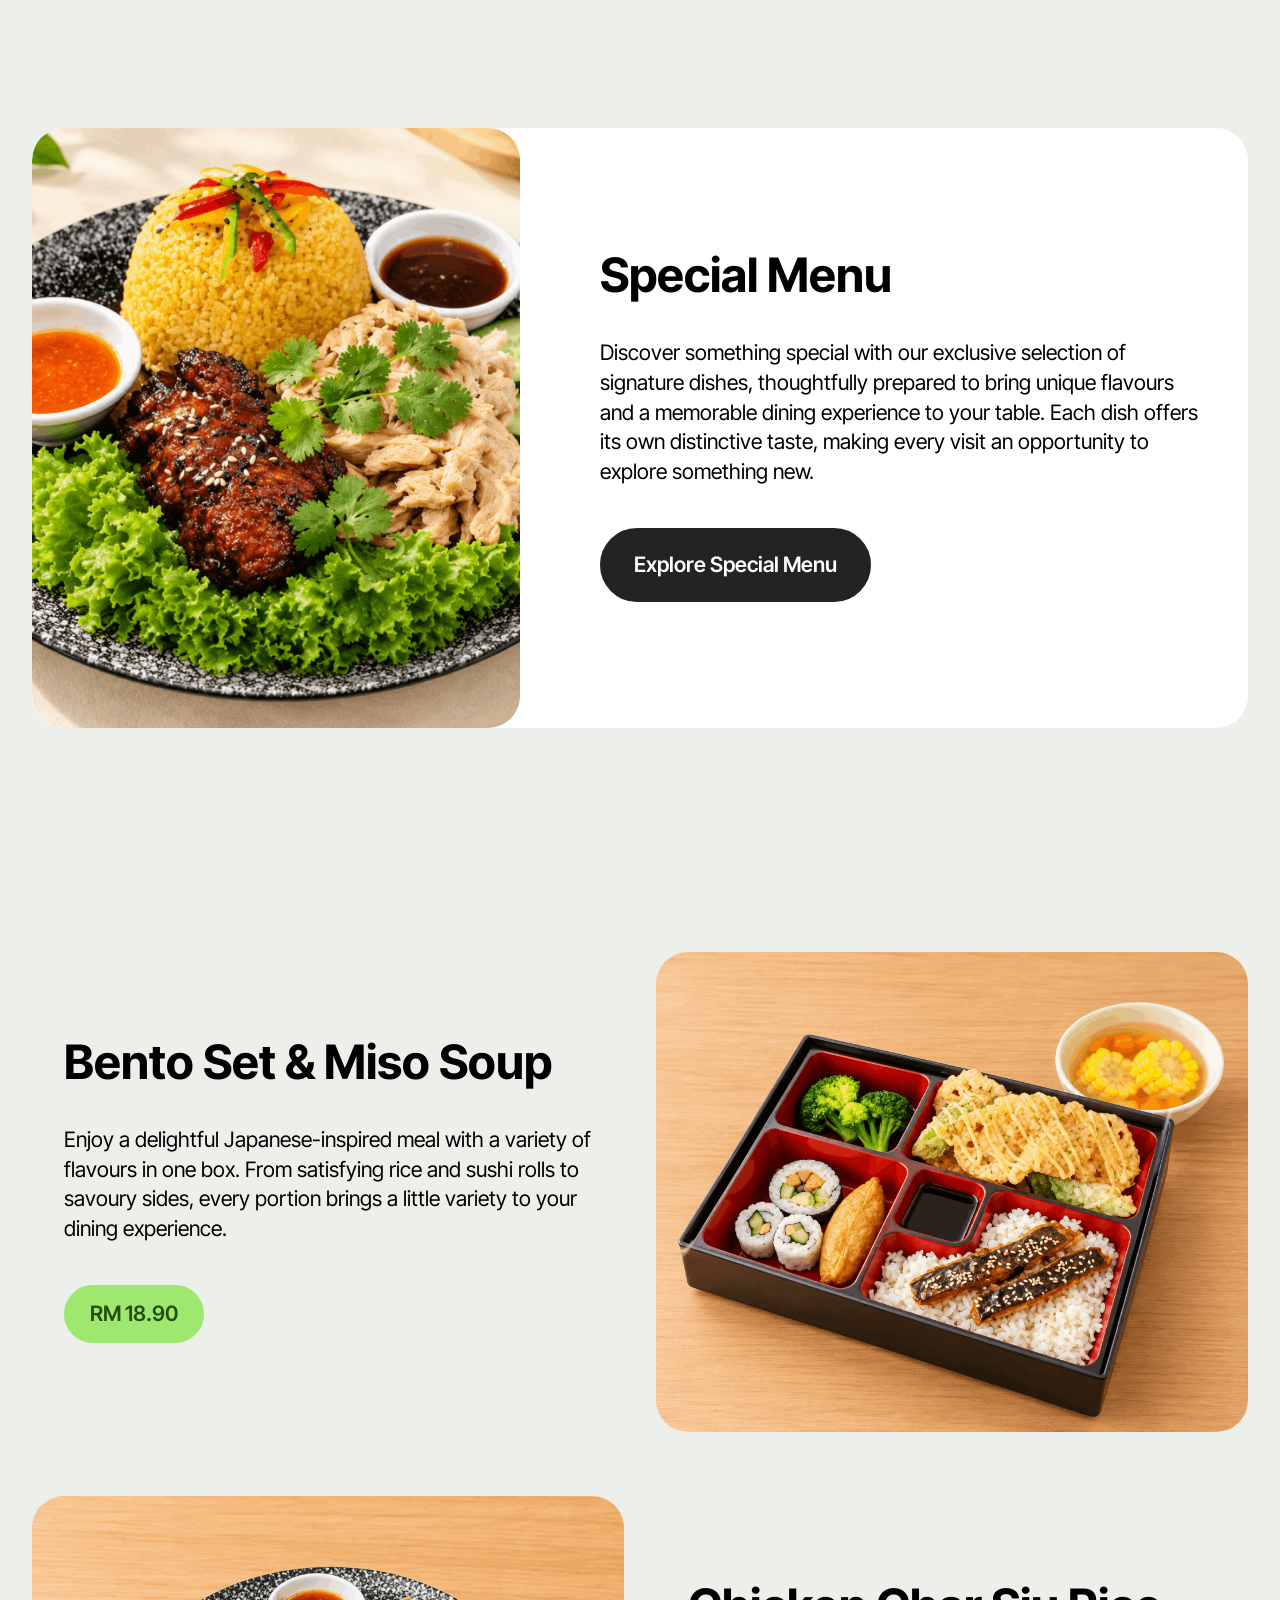
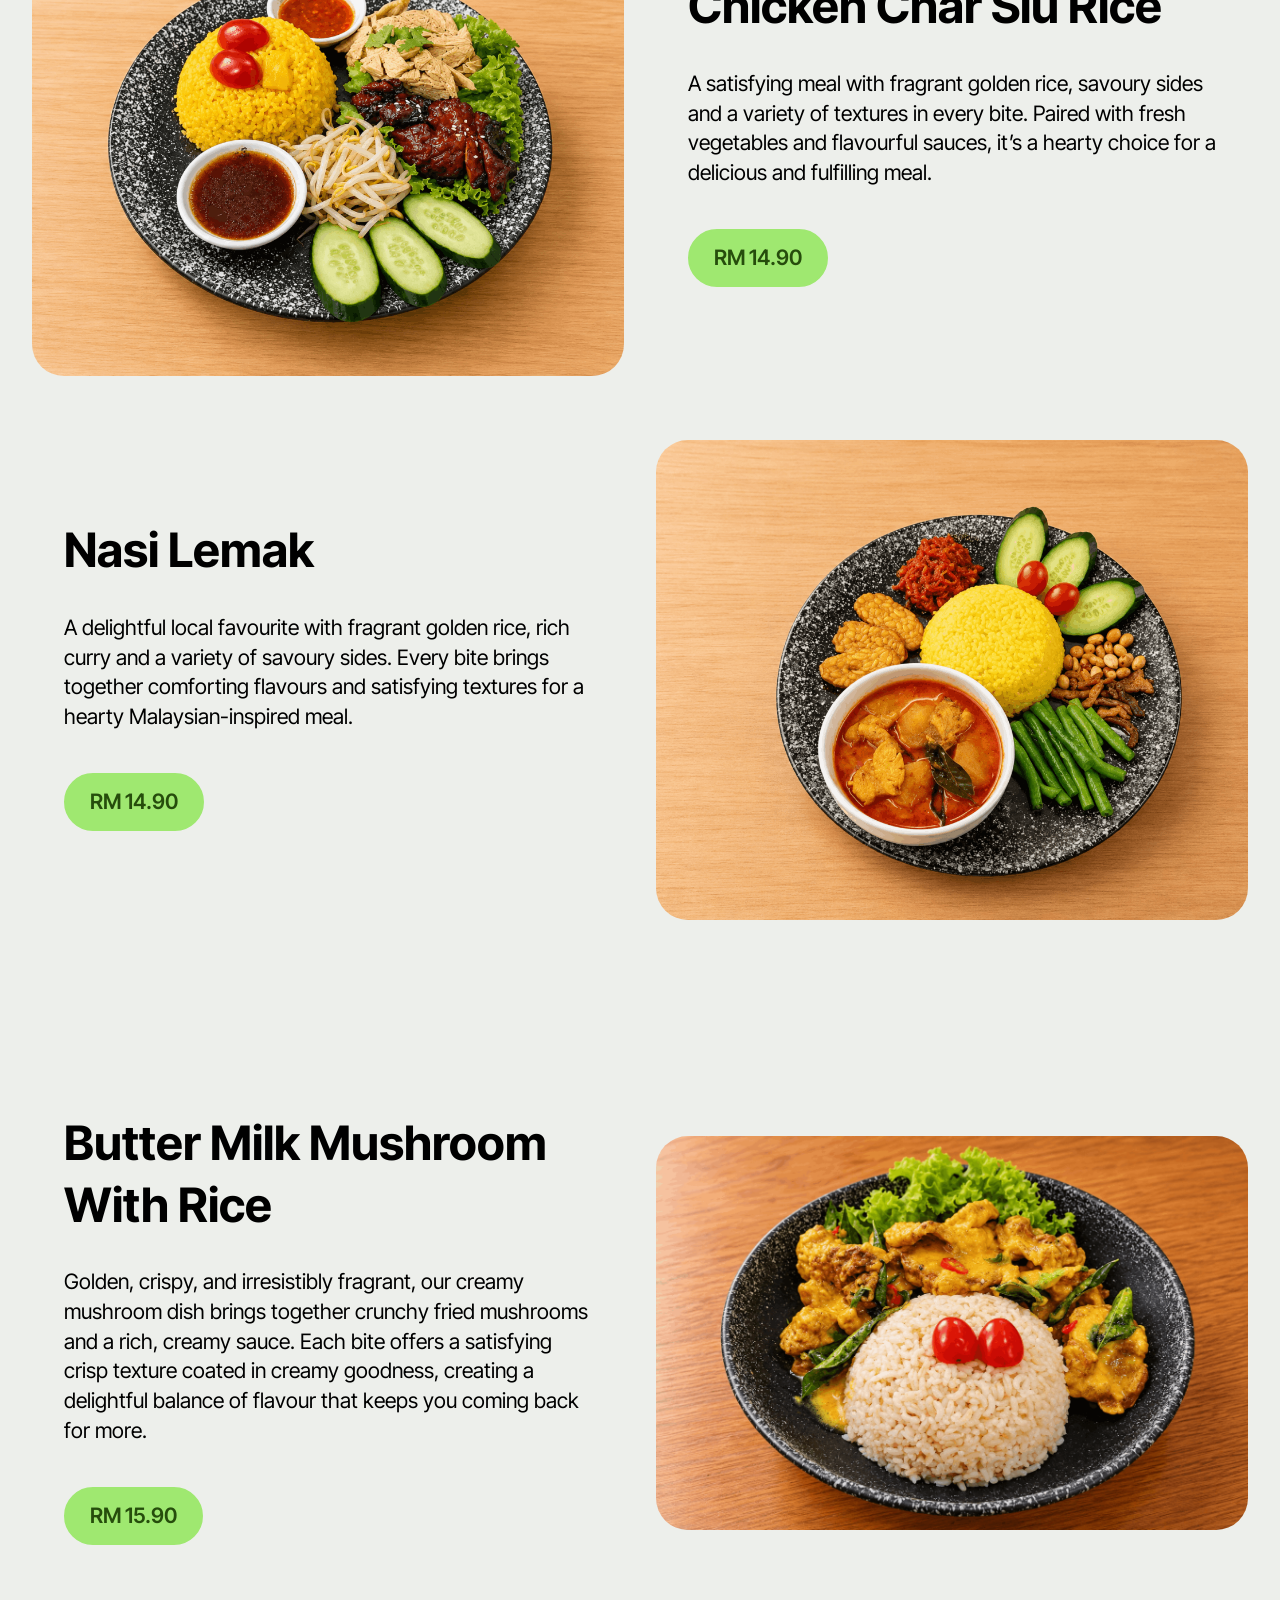
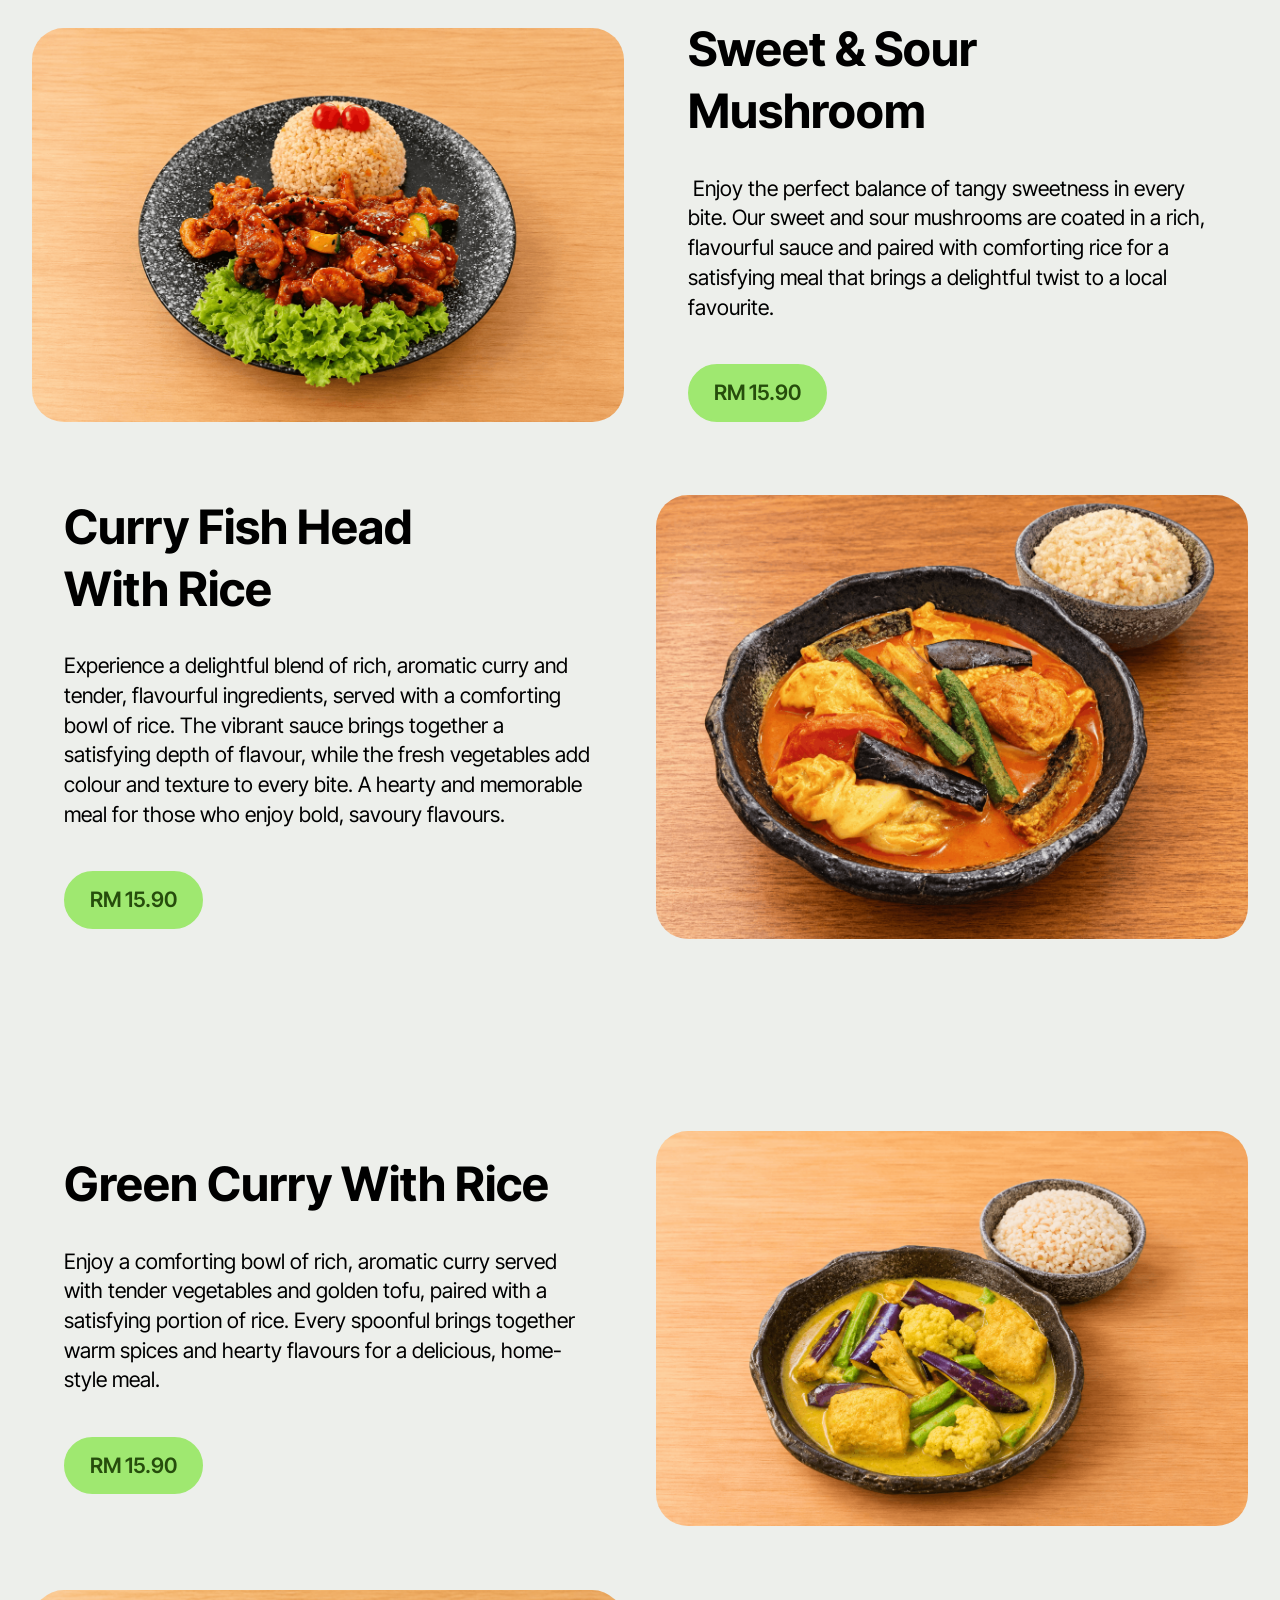
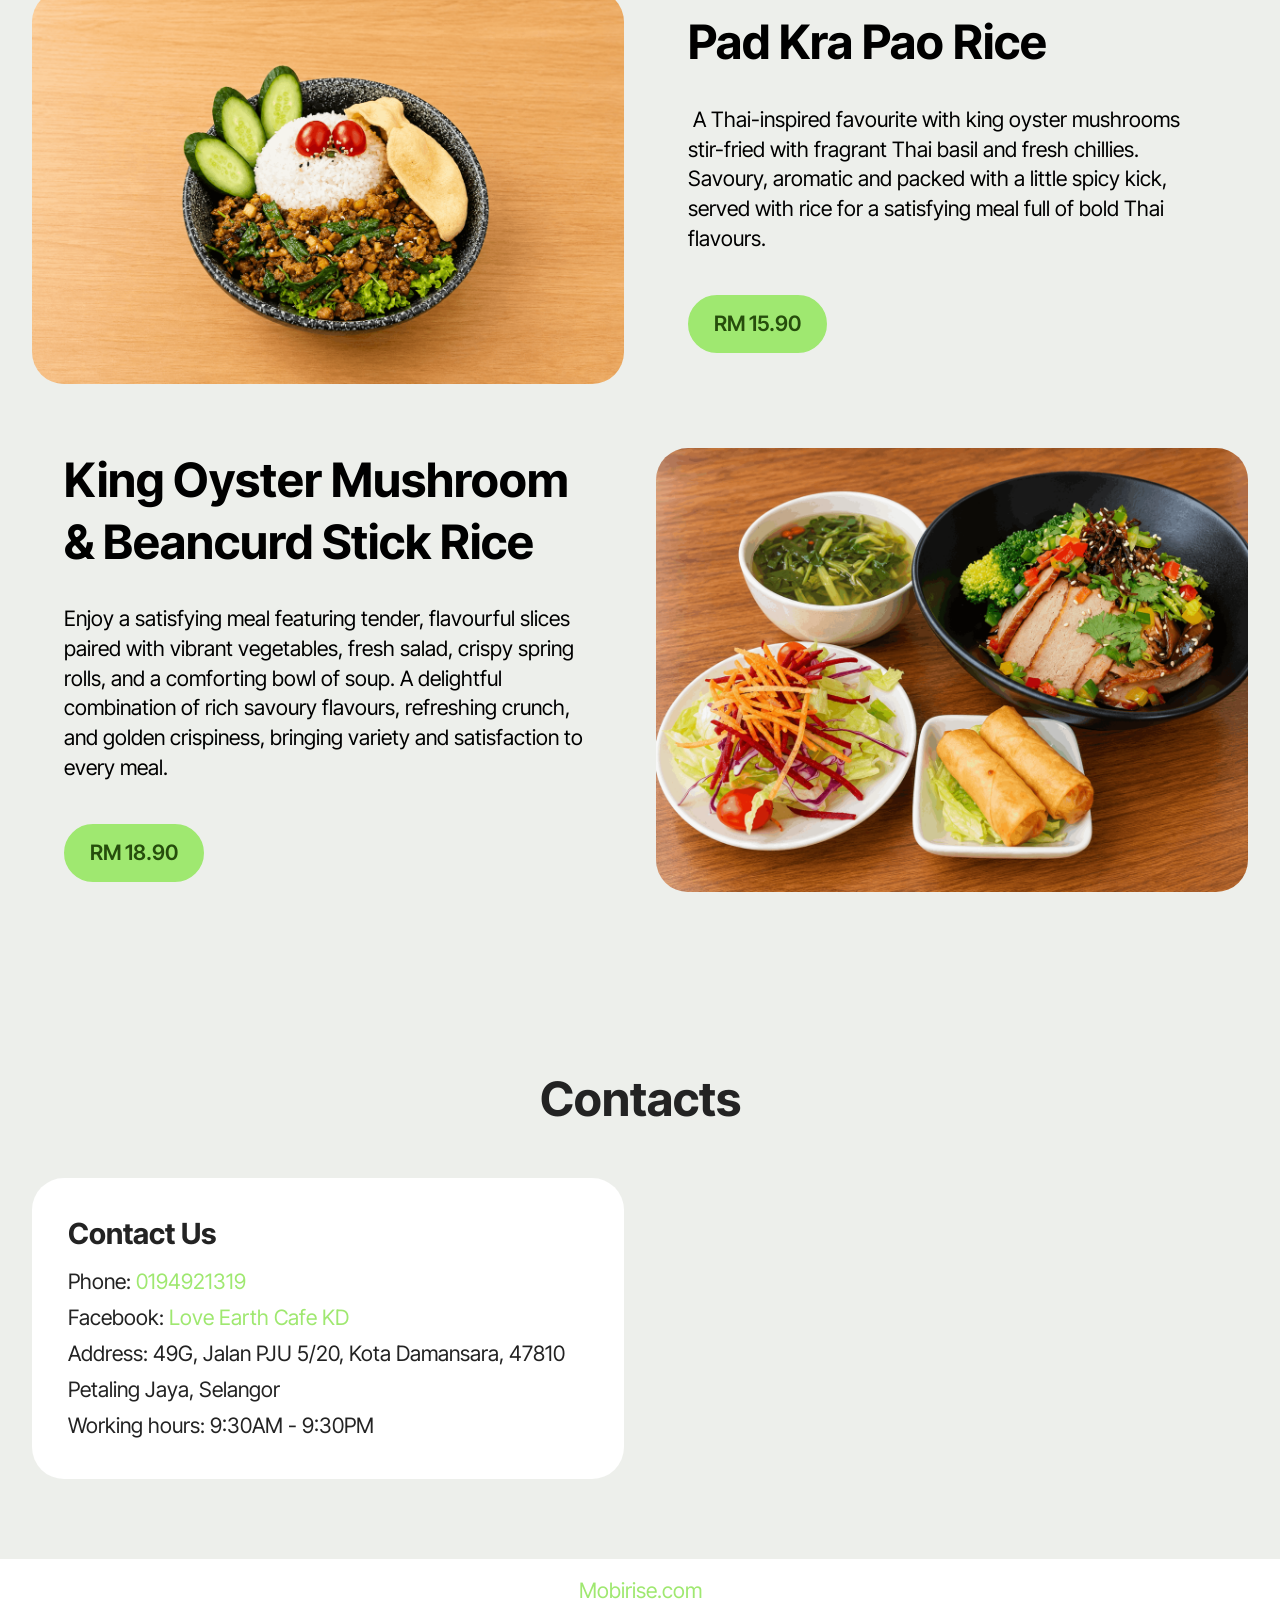
<file: page10.html>
<!DOCTYPE html>
<html  >
<head>
  <!-- Site made with Mobirise Website Builder v6.1.12, https://mobirise.com -->
  <meta charset="UTF-8">
  <meta http-equiv="X-UA-Compatible" content="IE=edge">
  <meta name="generator" content="Mobirise v6.1.12, mobirise.com">
  <meta name="viewport" content="width=device-width, initial-scale=1, minimum-scale=1">
  <link rel="shortcut icon" href="assets/images/557612594-122101455729048654-5465483780750613489-n-removebg-preview-137x137.png" type="image/x-icon">
  <meta name="description" content="">
  
  
  <title>Menu Special Menu</title>
  <link rel="stylesheet" href="assets/bootstrap/css/bootstrap.min.css">
  <link rel="stylesheet" href="assets/theme/css/style.css">
  <link rel="preload" href="https://fonts.googleapis.com/css?family=Lato:100,100i,300,300i,400,400i,700,700i,900,900i&display=swap" as="style" onload="this.onload=null;this.rel='stylesheet'">
  <noscript><link rel="stylesheet" href="https://fonts.googleapis.com/css?family=Lato:100,100i,300,300i,400,400i,700,700i,900,900i&display=swap"></noscript>
  <link rel="preload" href="https://fonts.googleapis.com/css?family=Inter+Tight:100,200,300,400,500,600,700,800,900,100i,200i,300i,400i,500i,600i,700i,800i,900i&display=swap" as="style" onload="this.onload=null;this.rel='stylesheet'">
  <noscript><link rel="stylesheet" href="https://fonts.googleapis.com/css?family=Inter+Tight:100,200,300,400,500,600,700,800,900,100i,200i,300i,400i,500i,600i,700i,800i,900i&display=swap"></noscript>
  <link rel="preload" as="style" href="assets/mobirise/css/mbr-additional.css?v=1tUxQE"><link rel="stylesheet" href="assets/mobirise/css/mbr-additional.css?v=1tUxQE" type="text/css">

  
  
  
</head>
<body>
  
  <section data-bs-version="5.1" class="start article05 cid-vxJ2Y6EeXE" id="article05-3u">
  

  
  

  <div class="container">
    <div class="row justify-content-center align-items-center">
      <div class="col-12">
        <div class="card-wrapper">
          <div class="row">
            <div class="col-12 col-md-12 col-lg-5 image-wrapper">
              <img class="w-100" src="assets/images/ef7eeb7e-bd3e-4528-a948-73651058071a-1036x691.png" alt="Mobirise Website Builder">
            </div>
            <div class="col-12 col-lg col-md-12">
              <div class="text-wrapper align-left">
                <h1 class="mbr-section-title mbr-fonts-style mb-4 display-2"><strong>Special Menu</strong></h1>
                <p class="mbr-text mbr-fonts-style mb-4 display-7">
                  Discover something special with our exclusive selection of signature dishes, thoughtfully prepared to bring unique flavours and a memorable dining experience to your table. Each dish offers its own distinctive taste, making every visit an opportunity to explore something new.<br>
                </p>
                <div class="mbr-section-btn mt-3"><a class="btn btn-lg btn-black display-7" href="page10.html#features038-3v">Explore Special Menu</a></div>
              </div>
            </div>
          </div>
        </div>
      </div>
    </div>
  </div>
</section>

<section data-bs-version="5.1" class="features38 cid-vxJ2Y73NNY" id="features038-3v">
    

    
    

    <div class="container">
        <div class="row justify-content-center">
            <div class="col-12 col-md-12 col-lg">
                <div class="text-wrapper align-left">
                    <h1 class="mbr-section-title mbr-fonts-style mb-4 display-2"><strong>Bento Set &amp; Miso Soup</strong></h1>
                    <p class="mbr-text align-left mbr-fonts-style mb-4 display-7">Enjoy a delightful Japanese-inspired meal with a variety of flavours in one box. From satisfying rice and sushi rolls to savoury sides, every portion brings a little variety to your dining experience.</p>
                    <div class="mbr-section-btn align-left mt-3"><a class="btn btn-primary display-7" href="https://mobiri.se">RM 18.90</a></div>
                </div>
            </div>
            <div class="col-12 col-md-12 col-lg-6 image-wrapper">
                <img class="w-100" src="assets/images/3779ebcf-2efb-4ff3-855e-f7b3610c19c6-1256x837.png" alt="Mobirise Website Builder">
            </div>
        </div>
        <div class="row row-reverse justify-content-center">

            <div class="col-12 col-md-12 col-lg">
                <div class="text-wrapper align-left">
                    <h1 class="mbr-section-title mbr-fonts-style mb-4 display-2"><strong>Chicken Char Siu Rice</strong></h1>
                    <p class="mbr-text align-left mbr-fonts-style mb-4 display-7">
                        A satisfying meal with fragrant golden rice, savoury sides and a variety of textures in every bite. Paired with fresh vegetables and flavourful sauces, it’s a hearty choice for a delicious and fulfilling meal.
                    </p>
                    <div class="mbr-section-btn align-left mt-3"><a class="btn btn-primary display-7" href="https://mobiri.se">RM 14.90</a></div>
                </div>
            </div>
            <div class="col-12 col-md-12 col-lg-6 image-wrapper">
                <img class="w-100" src="assets/images/167e68b0-6be0-468f-9534-6b74f82db1e6-1256x837.png" alt="Mobirise Website Builder">
            </div>
        </div>
        <div class="row justify-content-center">
            <div class="col-12 col-md-12 col-lg">
                <div class="text-wrapper align-left">
                    <h1 class="mbr-section-title mbr-fonts-style mb-4 display-2"><strong>Nasi Lemak</strong></h1>
                    <p class="mbr-text align-left mbr-fonts-style mb-4 display-7">
                        A delightful local favourite with fragrant golden rice, rich curry and a variety of savoury sides. Every bite brings together comforting flavours and satisfying textures for a hearty Malaysian-inspired meal.
                    </p>
                    <div class="mbr-section-btn align-left mt-3"><a class="btn btn-primary display-7" href="https://mobiri.se">RM 14.90</a></div>
                </div>
            </div>
            <div class="col-12 col-md-12 col-lg-6 image-wrapper">
                <img class="w-100" src="assets/images/52cf0efa-b73b-469a-9b02-288f285eac22-1256x837.png" alt="Mobirise Website Builder">
            </div>
        </div>
    </div>
</section>

<section data-bs-version="5.1" class="features38 cid-vxJ2Y7fH0A" id="features038-3w">
    

    
    

    <div class="container">
        <div class="row justify-content-center">
            <div class="col-12 col-md-12 col-lg">
                <div class="text-wrapper align-left">
                    <h1 class="mbr-section-title mbr-fonts-style mb-4 display-2"><strong>Butter Milk Mushroom With Rice</strong></h1>
                    <p class="mbr-text align-left mbr-fonts-style mb-4 display-7">
                        Golden, crispy, and irresistibly fragrant, our creamy mushroom dish brings together crunchy fried mushrooms and a rich, creamy sauce. Each bite offers a satisfying crisp texture coated in creamy goodness, creating a delightful balance of flavour that keeps you coming back for more.</p>
                    <div class="mbr-section-btn align-left mt-3"><a class="btn btn-primary display-7" href="https://mobiri.se">RM 15.90</a></div>
                </div>
            </div>
            <div class="col-12 col-md-12 col-lg-6 image-wrapper">
                <img class="w-100" src="assets/images/df9088e1-9506-46de-b168-2fd5968f27fb-1256x837.png" alt="Mobirise Website Builder">
            </div>
        </div>
        <div class="row row-reverse justify-content-center">

            <div class="col-12 col-md-12 col-lg">
                <div class="text-wrapper align-left">
                    <h1 class="mbr-section-title mbr-fonts-style mb-4 display-2"><strong>Sweet &amp; Sour Mushroom</strong></h1>
                    <p class="mbr-text align-left mbr-fonts-style mb-4 display-7">&nbsp;Enjoy the perfect balance of tangy sweetness in every bite. Our sweet and sour mushrooms are coated in a rich, flavourful sauce and paired with comforting rice for a satisfying meal that brings a delightful twist to a local favourite.<br></p>
                    <div class="mbr-section-btn align-left mt-3"><a class="btn btn-primary display-7" href="https://mobiri.se">RM 15.90</a></div>
                </div>
            </div>
            <div class="col-12 col-md-12 col-lg-6 image-wrapper">
                <img class="w-100" src="assets/images/fac057d3-75cf-446a-b07e-1ee075f0939a-1256x837.png" alt="Mobirise Website Builder">
            </div>
        </div>
        <div class="row justify-content-center">
            <div class="col-12 col-md-12 col-lg">
                <div class="text-wrapper align-left">
                    <h1 class="mbr-section-title mbr-fonts-style mb-4 display-2"><strong>Curry Fish Head </strong><br><strong>With Rice</strong></h1>
                    <p class="mbr-text align-left mbr-fonts-style mb-4 display-7">
                        Experience a delightful blend of rich, aromatic curry and tender, flavourful ingredients, served with a comforting bowl of rice. The vibrant sauce brings together a satisfying depth of flavour, while the fresh vegetables add colour and texture to every bite. A hearty and memorable meal for those who enjoy bold, savoury flavours.
                    </p>
                    <div class="mbr-section-btn align-left mt-3"><a class="btn btn-primary display-7" href="https://mobiri.se">RM 15.90</a></div>
                </div>
            </div>
            <div class="col-12 col-md-12 col-lg-6 image-wrapper">
                <img class="w-100" src="assets/images/6da9b1c7-5972-4bb5-9f9d-409cbf37cfb6-1256x942.png" alt="Mobirise Website Builder">
            </div>
        </div>
    </div>
</section>

<section data-bs-version="5.1" class="features38 cid-vxJ8HUcab0" id="features038-3y">
    

    
    

    <div class="container">
        <div class="row justify-content-center">
            <div class="col-12 col-md-12 col-lg">
                <div class="text-wrapper align-left">
                    <h1 class="mbr-section-title mbr-fonts-style mb-4 display-2"><strong>Green Curry With Rice</strong></h1>
                    <p class="mbr-text align-left mbr-fonts-style mb-4 display-7">
                        Enjoy a comforting bowl of rich, aromatic curry served with tender vegetables and golden tofu, paired with a satisfying portion of rice. Every spoonful brings together warm spices and hearty flavours for a delicious, home-style meal.</p>
                    <div class="mbr-section-btn align-left mt-3"><a class="btn btn-primary display-7" href="https://mobiri.se">RM 15.90</a></div>
                </div>
            </div>
            <div class="col-12 col-md-12 col-lg-6 image-wrapper">
                <img class="w-100" src="assets/images/8aff78f5-ecb6-4976-8cbb-ce7e9ac1d66e-1256x837.png" alt="Mobirise Website Builder">
            </div>
        </div>
        <div class="row row-reverse justify-content-center">

            <div class="col-12 col-md-12 col-lg">
                <div class="text-wrapper align-left">
                    <h1 class="mbr-section-title mbr-fonts-style mb-4 display-2"><strong>Pad Kra Pao Rice</strong></h1>
                    <p class="mbr-text align-left mbr-fonts-style mb-4 display-7">&nbsp;A Thai-inspired favourite with king oyster mushrooms stir-fried with fragrant Thai basil and fresh chillies. Savoury, aromatic and packed with a little spicy kick, served with rice for a satisfying meal full of bold Thai flavours.<br></p>
                    <div class="mbr-section-btn align-left mt-3"><a class="btn btn-primary display-7" href="https://mobiri.se">RM 15.90</a></div>
                </div>
            </div>
            <div class="col-12 col-md-12 col-lg-6 image-wrapper">
                <img class="w-100" src="assets/images/2ae1ffeb-610c-4697-a157-6b1d0789413d-1256x837.png" alt="Mobirise Website Builder">
            </div>
        </div>
        <div class="row justify-content-center">
            <div class="col-12 col-md-12 col-lg">
                <div class="text-wrapper align-left">
                    <h1 class="mbr-section-title mbr-fonts-style mb-4 display-2"><strong>King Oyster Mushroom &amp; Beancurd Stick Rice</strong></h1>
                    <p class="mbr-text align-left mbr-fonts-style mb-4 display-7">
                        Enjoy a satisfying meal featuring tender, flavourful slices paired with vibrant vegetables, fresh salad, crispy spring rolls, and a comforting bowl of soup. A delightful combination of rich savoury flavours, refreshing crunch, and golden crispiness, bringing variety and satisfaction to every meal.
                    </p>
                    <div class="mbr-section-btn align-left mt-3"><a class="btn btn-primary display-7" href="https://mobiri.se">RM 18.90</a></div>
                </div>
            </div>
            <div class="col-12 col-md-12 col-lg-6 image-wrapper">
                <img class="w-100" src="assets/images/8a1dd0dd-2dea-4d3b-a962-29f14dcaf975-1256x942.png" alt="Mobirise Website Builder">
            </div>
        </div>
    </div>
</section>

<section data-bs-version="5.1" class="contacts02 map1 cid-vxJ2Y7sjcT" id="contacts02-3x">

    

    
    <div class="container">
        <div class="row justify-content-center">
            <div class="col-12 content-head">
                <div class="mbr-section-head mb-5">
                    <h3 class="mbr-section-title mbr-fonts-style align-center mb-0 display-2">
                        <strong>Contacts</strong>
                    </h3>
                    
                </div>
            </div>
        </div>
        <div class="row justify-content-center">
            <div class="card col-12 col-md-12 col-lg-6">
                <div class="card-wrapper">
                    <div class="text-wrapper">
                        <h5 class="cardTitle mbr-fonts-style mb-2 display-5">
                            <strong>Contact Us</strong>
                        </h5>
                        <ul class="list mbr-fonts-style display-7">
                            <li class="mbr-text item-wrap">Phone: <a href="https://wa.me/60194921319" class="text-primary">0194921319</a></li><li class="mbr-text item-wrap">Facebook: <a href="https://www.facebook.com/share/1CH7hMEUw2/" class="text-primary" target="_blank">Love Earth Cafe KD</a></li><a href="https://www.facebook.com/share/1CH7hMEUw2/" class="text-primary" target="_blank">
                            </a><li class="mbr-text item-wrap">Address: 49G, Jalan PJU 5/20, Kota Damansara, 47810 Petaling Jaya, Selangor</li><li class="mbr-text item-wrap">Working hours: 9:30AM - 9:30PM</li>
                        </ul>
                    </div>
                </div>
            </div>
            <div class="map-wrapper col-md-12 col-lg-6">
                <div class="google-map"><iframe frameborder="0" style="border:0" src="https://www.google.com/maps/embed?pb=!1m18!1m12!1m3!1d3983.7747412563385!2d101.59393519999999!3d3.1540095999999997!2m3!1f0!2f0!3f0!3m2!1i1024!2i768!4f13.1!3m3!1m2!1s0x31cc4f0000754921%3A0xf812c034bf320e14!2zTG92ZSBFYXJ0aCBWZWdldGFyaWFuIENhZmUgS0Qg54ix5Zyw55CD57Sg6aOf5Z2K!5e0!3m2!1sen!2smy!4v1791424915194!5m2!1sen!2smy" allowfullscreen=""></iframe></div>
            </div>
        </div>
    </div>
</section><section class="display-7" style="padding: 0;align-items: center;justify-content: center;flex-wrap: wrap;    align-content: center;display: flex;position: relative;height: 4rem;"><a href="https://mobiri.se/5185891" style="flex: 1 1;height: 4rem;position: absolute;width: 100%;z-index: 1;"><img alt="" style="height: 4rem;" src="[data-uri]"></a><p style="margin: 0;text-align: center;" class="display-7">&#8204;</p><a style="z-index:1" href="https://mobirise.com">Mobirise.com </a></section><script src="assets/bootstrap/js/bootstrap.bundle.min.js"></script>  <script src="assets/smoothscroll/smooth-scroll.js"></script>  <script src="assets/ytplayer/index.js"></script>  <script src="assets/theme/js/script.js"></script>  
  
  
</body>
</html>
</file>
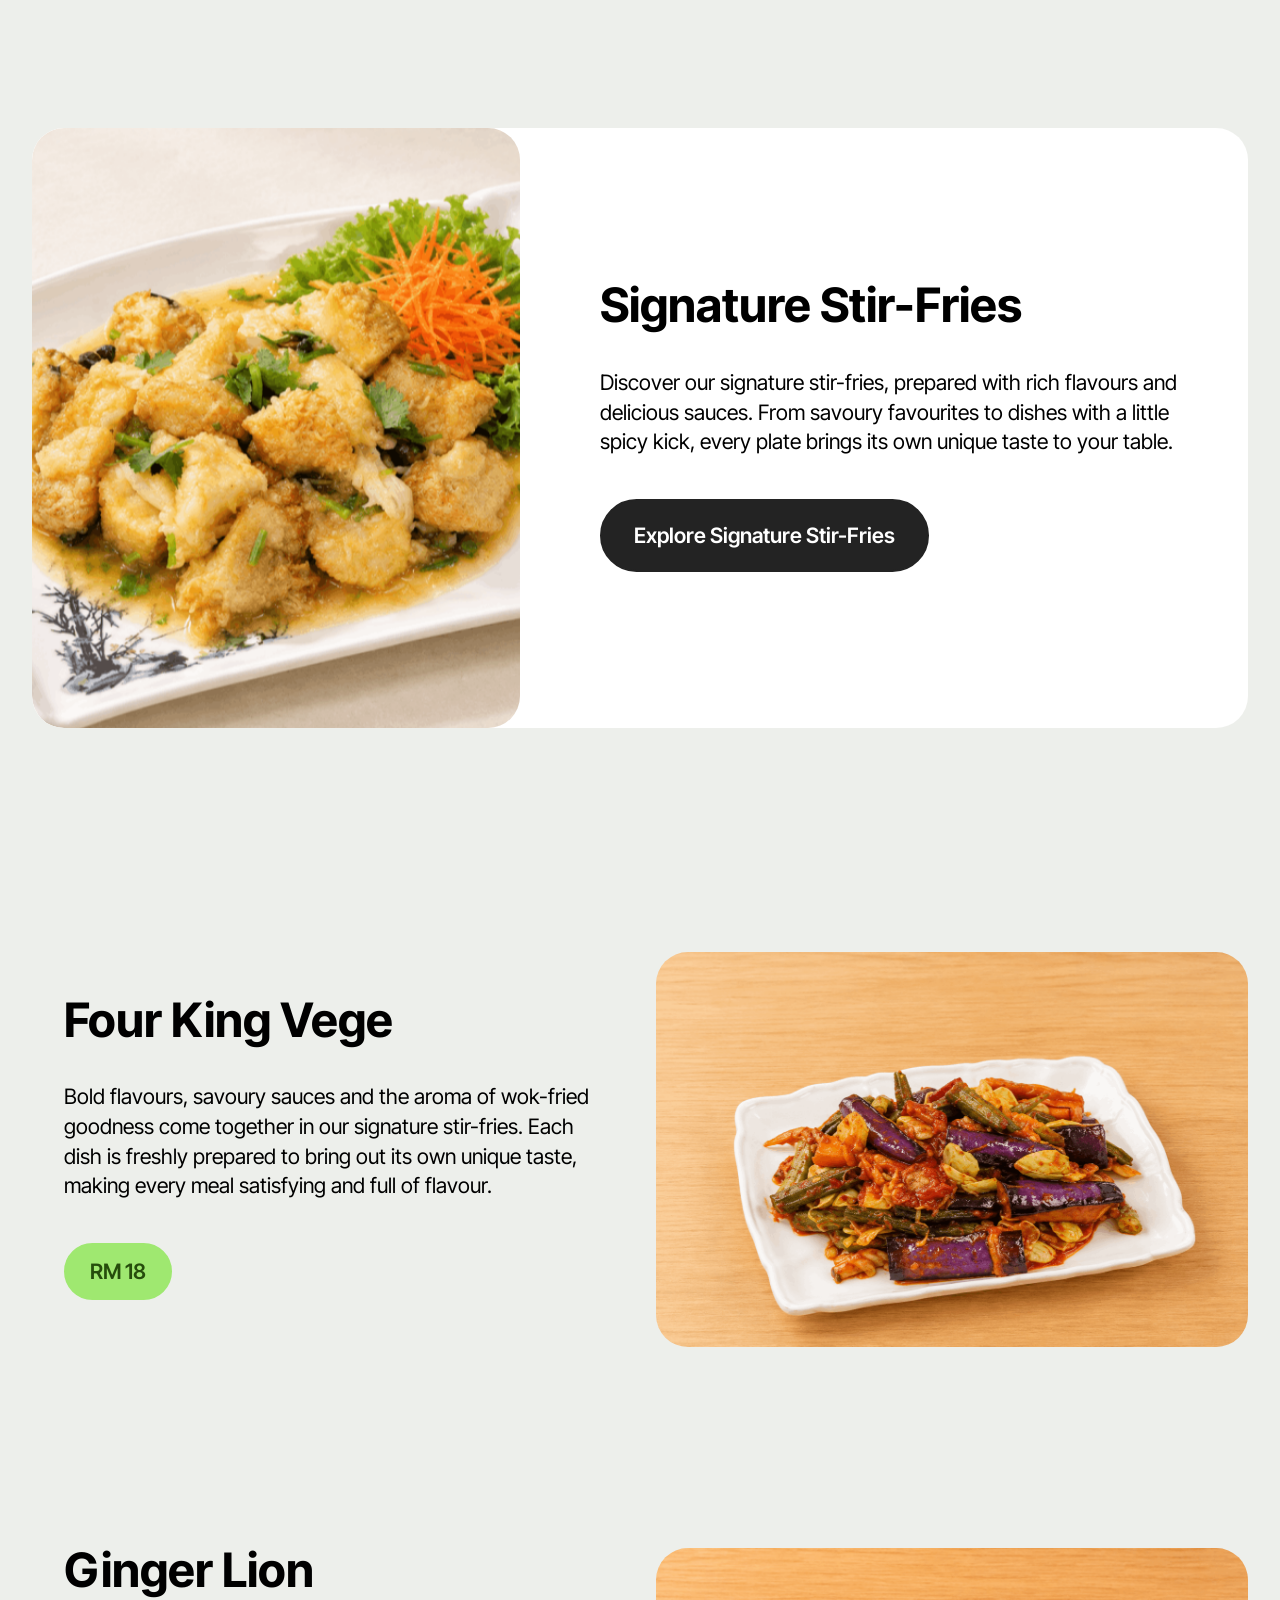
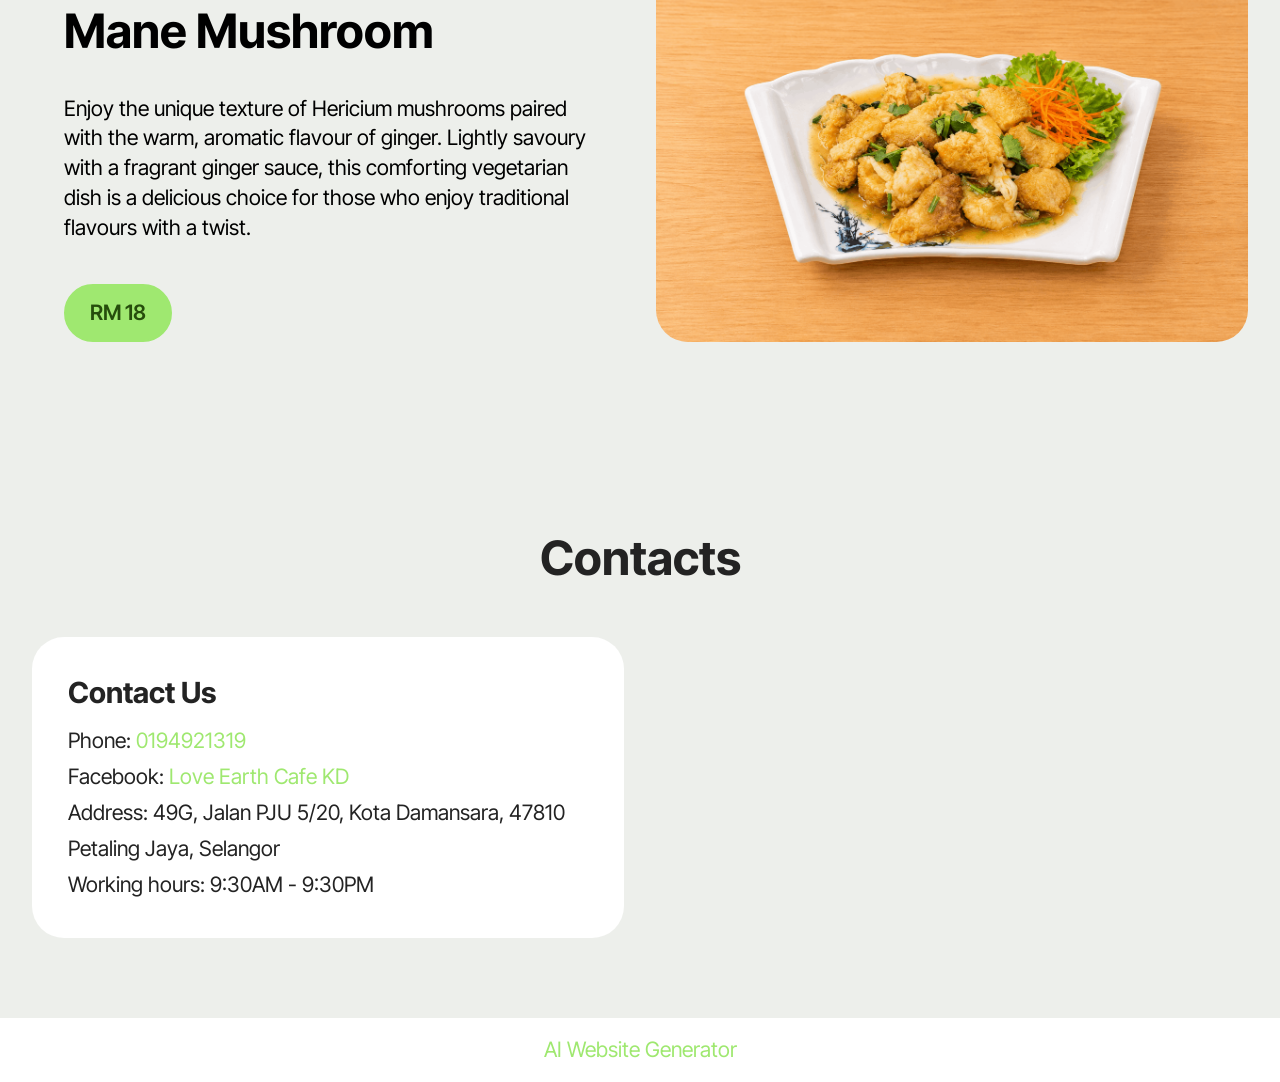
<file: page11.html>
<!DOCTYPE html>
<html  >
<head>
  <!-- Site made with Mobirise Website Builder v6.1.12, https://mobirise.com -->
  <meta charset="UTF-8">
  <meta http-equiv="X-UA-Compatible" content="IE=edge">
  <meta name="generator" content="Mobirise v6.1.12, mobirise.com">
  <meta name="viewport" content="width=device-width, initial-scale=1, minimum-scale=1">
  <link rel="shortcut icon" href="assets/images/557612594-122101455729048654-5465483780750613489-n-removebg-preview-137x137.png" type="image/x-icon">
  <meta name="description" content="">
  
  
  <title>Menu Signature Stir-Fries</title>
  <link rel="stylesheet" href="assets/bootstrap/css/bootstrap.min.css">
  <link rel="stylesheet" href="assets/theme/css/style.css">
  <link rel="preload" href="https://fonts.googleapis.com/css?family=Lato:100,100i,300,300i,400,400i,700,700i,900,900i&display=swap" as="style" onload="this.onload=null;this.rel='stylesheet'">
  <noscript><link rel="stylesheet" href="https://fonts.googleapis.com/css?family=Lato:100,100i,300,300i,400,400i,700,700i,900,900i&display=swap"></noscript>
  <link rel="preload" href="https://fonts.googleapis.com/css?family=Inter+Tight:100,200,300,400,500,600,700,800,900,100i,200i,300i,400i,500i,600i,700i,800i,900i&display=swap" as="style" onload="this.onload=null;this.rel='stylesheet'">
  <noscript><link rel="stylesheet" href="https://fonts.googleapis.com/css?family=Inter+Tight:100,200,300,400,500,600,700,800,900,100i,200i,300i,400i,500i,600i,700i,800i,900i&display=swap"></noscript>
  <link rel="preload" as="style" href="assets/mobirise/css/mbr-additional.css?v=T3Z4Rj"><link rel="stylesheet" href="assets/mobirise/css/mbr-additional.css?v=T3Z4Rj" type="text/css">

  
  
  
</head>
<body>
  
  <section data-bs-version="5.1" class="start article05 cid-vxJaIvFKh0" id="article05-3z">
  

  
  

  <div class="container">
    <div class="row justify-content-center align-items-center">
      <div class="col-12">
        <div class="card-wrapper">
          <div class="row">
            <div class="col-12 col-md-12 col-lg-5 image-wrapper">
              <img class="w-100" src="assets/images/a7556904-f5f4-4dea-9496-44ee9ba20aba-1-1036x691.png" alt="Mobirise Website Builder">
            </div>
            <div class="col-12 col-lg col-md-12">
              <div class="text-wrapper align-left">
                <h1 class="mbr-section-title mbr-fonts-style mb-4 display-2"><strong>Signature Stir-Fries</strong></h1>
                <p class="mbr-text mbr-fonts-style mb-4 display-7">
                  Discover our signature stir-fries, prepared with rich flavours and delicious sauces. From savoury favourites to dishes with a little spicy kick, every plate brings its own unique taste to your table.<br>
                </p>
                <div class="mbr-section-btn mt-3"><a class="btn btn-lg btn-black display-7" href="page11.html#features038-40">Explore Signature Stir-Fries</a></div>
              </div>
            </div>
          </div>
        </div>
      </div>
    </div>
  </div>
</section>

<section data-bs-version="5.1" class="features38 cid-vxJaIw4SIN" id="features038-40">
    

    
    

    <div class="container">
        <div class="row justify-content-center">
            <div class="col-12 col-md-12 col-lg">
                <div class="text-wrapper align-left">
                    <h1 class="mbr-section-title mbr-fonts-style mb-4 display-2"><strong>Four King Vege</strong></h1>
                    <p class="mbr-text align-left mbr-fonts-style mb-4 display-7">Bold flavours, savoury sauces and the aroma of wok-fried goodness come together in our signature stir-fries. Each dish is freshly prepared to bring out its own unique taste, making every meal satisfying and full of flavour.</p>
                    <div class="mbr-section-btn align-left mt-3"><a class="btn btn-primary display-7" href="https://mobiri.se">RM 18</a></div>
                </div>
            </div>
            <div class="col-12 col-md-12 col-lg-6 image-wrapper">
                <img class="w-100" src="assets/images/a8eeb0e5-7527-40c0-98ad-85b8d65d9e3a-1256x837.png" alt="Mobirise Website Builder">
            </div>
        </div>
        
        
    </div>
</section>

<section data-bs-version="5.1" class="features38 cid-vxJbSx95Iz" id="features038-42">
    

    
    

    <div class="container">
        <div class="row justify-content-center">
            <div class="col-12 col-md-12 col-lg">
                <div class="text-wrapper align-left">
                    <h1 class="mbr-section-title mbr-fonts-style mb-4 display-2"><strong>Ginger Lion </strong><br><strong>Mane Mushroom</strong></h1>
                    <p class="mbr-text align-left mbr-fonts-style mb-4 display-7">Enjoy the unique texture of Hericium mushrooms paired with the warm, aromatic flavour of ginger. Lightly savoury with a fragrant ginger sauce, this comforting vegetarian dish is a delicious choice for those who enjoy traditional flavours with a twist.</p>
                    <div class="mbr-section-btn align-left mt-3"><a class="btn btn-primary display-7" href="https://mobiri.se">RM 18</a></div>
                </div>
            </div>
            <div class="col-12 col-md-12 col-lg-6 image-wrapper">
                <img class="w-100" src="assets/images/d648506f-0fb9-4940-85f9-a57d0eeb80c0-1256x837.png" alt="Mobirise Website Builder">
            </div>
        </div>
        
        
    </div>
</section>

<section data-bs-version="5.1" class="contacts02 map1 cid-vxJaIwhI85" id="contacts02-41">

    

    
    <div class="container">
        <div class="row justify-content-center">
            <div class="col-12 content-head">
                <div class="mbr-section-head mb-5">
                    <h3 class="mbr-section-title mbr-fonts-style align-center mb-0 display-2">
                        <strong>Contacts</strong>
                    </h3>
                    
                </div>
            </div>
        </div>
        <div class="row justify-content-center">
            <div class="card col-12 col-md-12 col-lg-6">
                <div class="card-wrapper">
                    <div class="text-wrapper">
                        <h5 class="cardTitle mbr-fonts-style mb-2 display-5">
                            <strong>Contact Us</strong>
                        </h5>
                        <ul class="list mbr-fonts-style display-7">
                            <li class="mbr-text item-wrap">Phone: <a href="https://wa.me/60194921319" class="text-primary">0194921319</a></li><li class="mbr-text item-wrap">Facebook: <a href="https://www.facebook.com/share/1CH7hMEUw2/" class="text-primary" target="_blank">Love Earth Cafe KD</a></li><a href="https://www.facebook.com/share/1CH7hMEUw2/" class="text-primary" target="_blank">
                            </a><li class="mbr-text item-wrap">Address: 49G, Jalan PJU 5/20, Kota Damansara, 47810 Petaling Jaya, Selangor</li><li class="mbr-text item-wrap">Working hours: 9:30AM - 9:30PM</li>
                        </ul>
                    </div>
                </div>
            </div>
            <div class="map-wrapper col-md-12 col-lg-6">
                <div class="google-map"><iframe frameborder="0" style="border:0" src="https://www.google.com/maps/embed?pb=!1m18!1m12!1m3!1d3983.7747412563385!2d101.59393519999999!3d3.1540095999999997!2m3!1f0!2f0!3f0!3m2!1i1024!2i768!4f13.1!3m3!1m2!1s0x31cc4f0000754921%3A0xf812c034bf320e14!2zTG92ZSBFYXJ0aCBWZWdldGFyaWFuIENhZmUgS0Qg54ix5Zyw55CD57Sg6aOf5Z2K!5e0!3m2!1sen!2smy!4v1791424915194!5m2!1sen!2smy" allowfullscreen=""></iframe></div>
            </div>
        </div>
    </div>
</section><section class="display-7" style="padding: 0;align-items: center;justify-content: center;flex-wrap: wrap;    align-content: center;display: flex;position: relative;height: 4rem;"><a href="https://mobiri.se/5185891" style="flex: 1 1;height: 4rem;position: absolute;width: 100%;z-index: 1;"><img alt="" style="height: 4rem;" src="[data-uri]"></a><p style="margin: 0;text-align: center;" class="display-7">&#8204;</p><a style="z-index:1" href="https://mobirise.com/builder/ai-website-generator.html">AI Website Generator</a></section><script src="assets/bootstrap/js/bootstrap.bundle.min.js"></script>  <script src="assets/smoothscroll/smooth-scroll.js"></script>  <script src="assets/ytplayer/index.js"></script>  <script src="assets/theme/js/script.js"></script>  
  
  
</body>
</html>
</file>
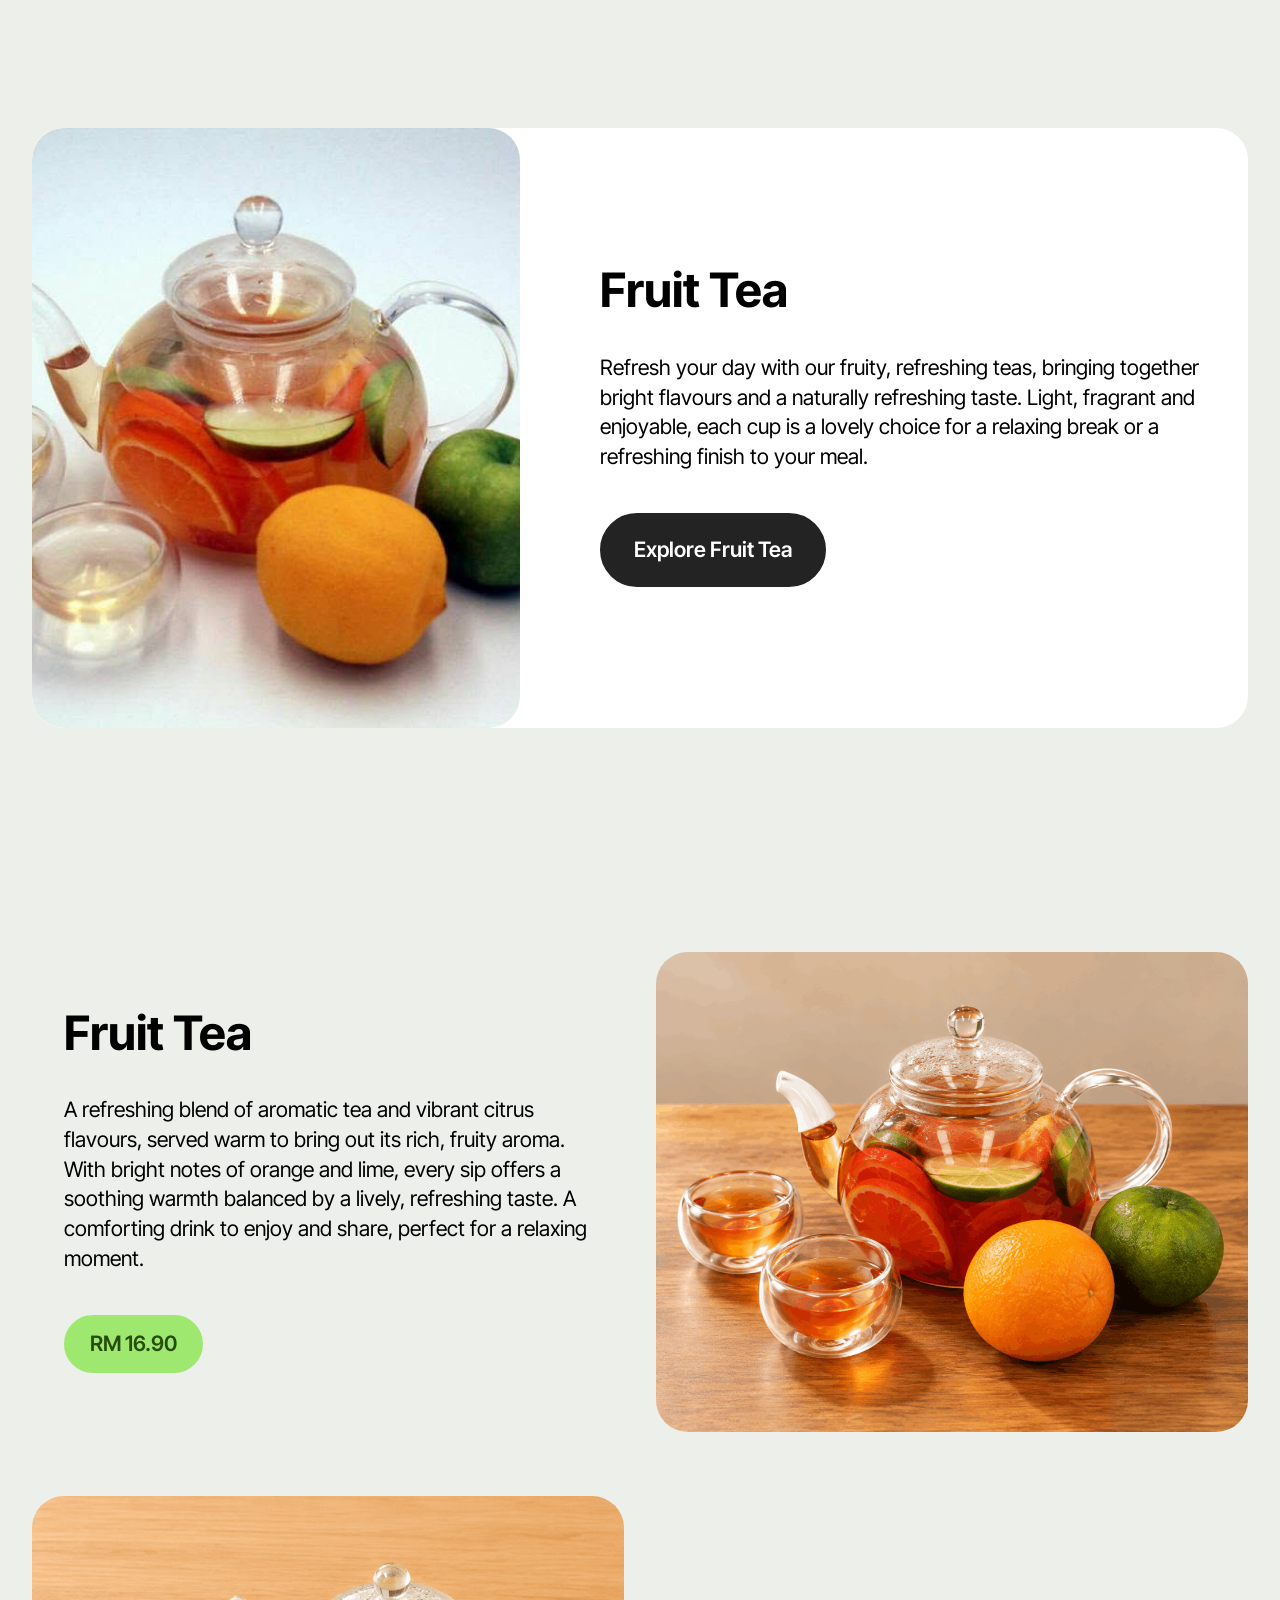
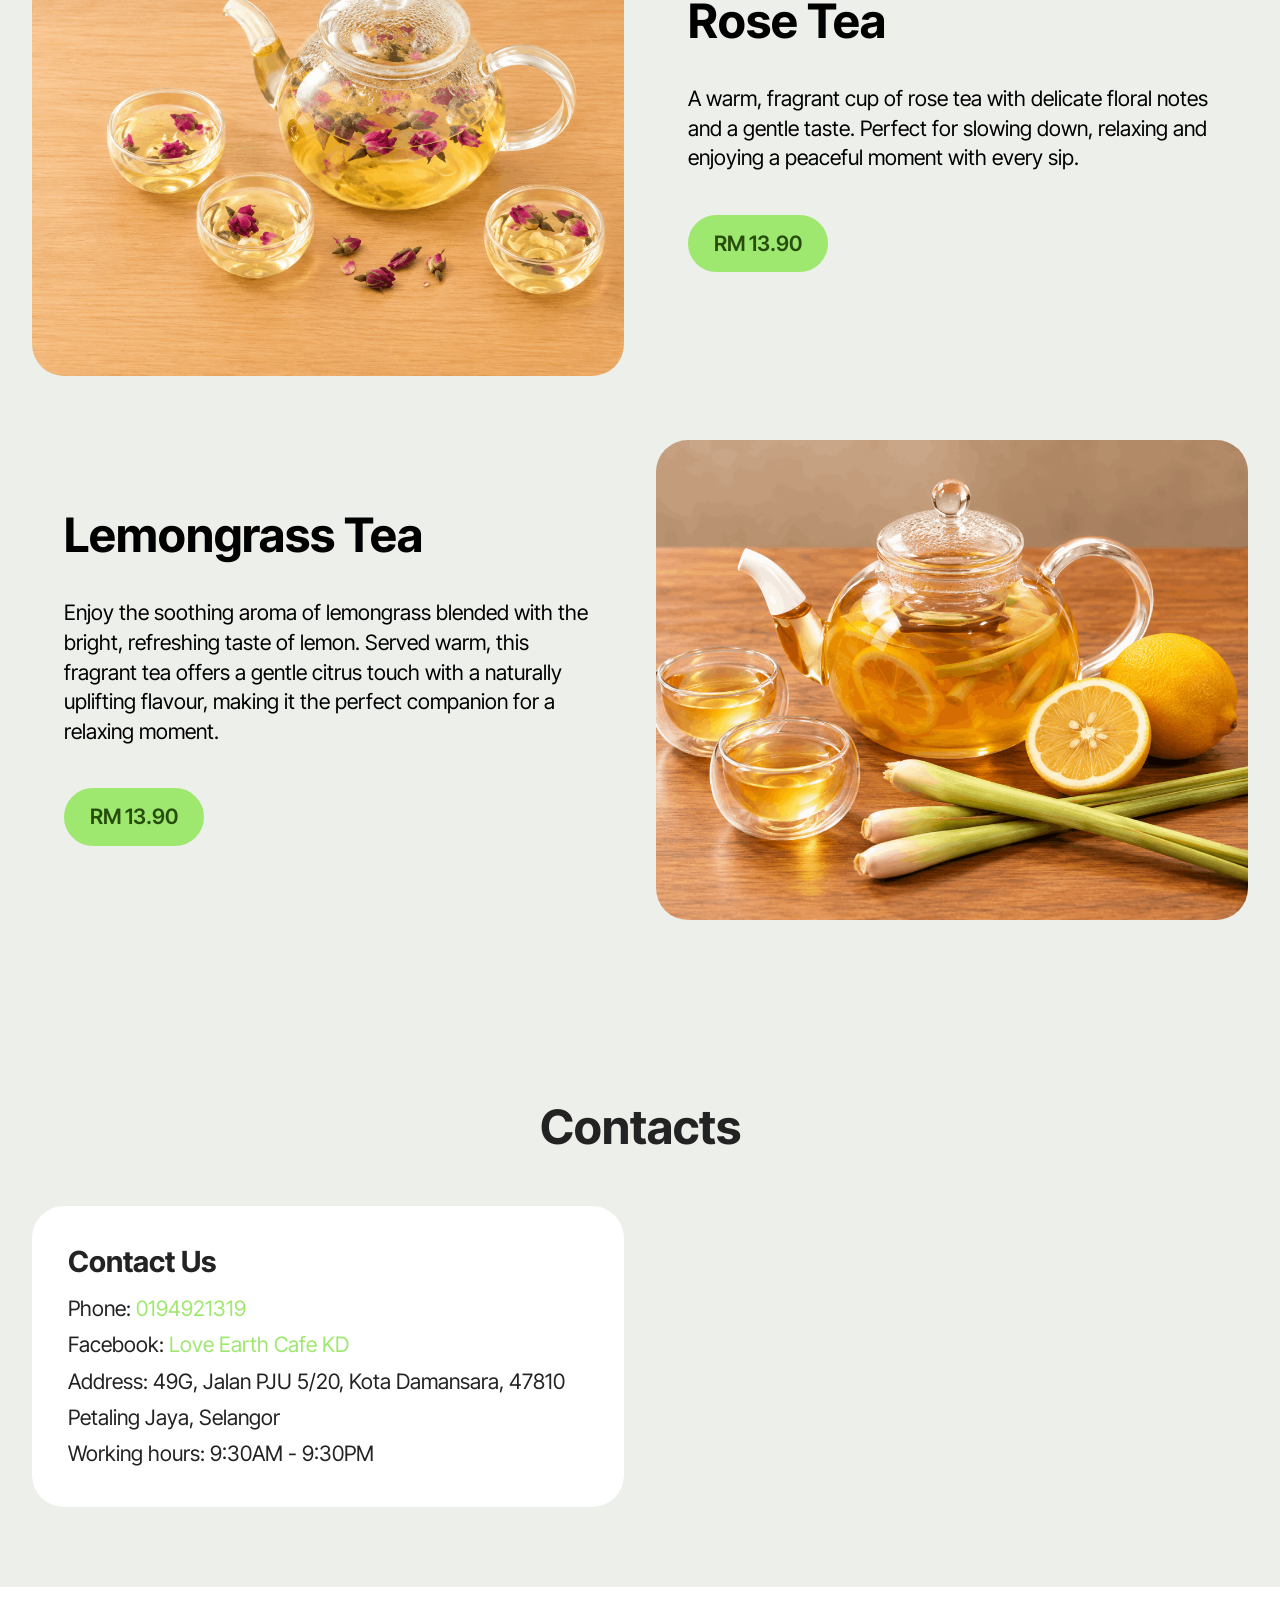
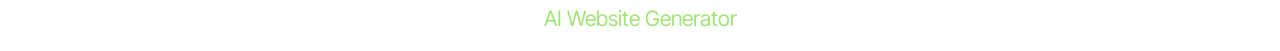
<file: page12.html>
<!DOCTYPE html>
<html  >
<head>
  <!-- Site made with Mobirise Website Builder v6.1.12, https://mobirise.com -->
  <meta charset="UTF-8">
  <meta http-equiv="X-UA-Compatible" content="IE=edge">
  <meta name="generator" content="Mobirise v6.1.12, mobirise.com">
  <meta name="viewport" content="width=device-width, initial-scale=1, minimum-scale=1">
  <link rel="shortcut icon" href="assets/images/557612594-122101455729048654-5465483780750613489-n-removebg-preview-137x137.png" type="image/x-icon">
  <meta name="description" content="">
  
  
  <title>Menu Fruit Tea</title>
  <link rel="stylesheet" href="assets/bootstrap/css/bootstrap.min.css">
  <link rel="stylesheet" href="assets/theme/css/style.css">
  <link rel="preload" href="https://fonts.googleapis.com/css?family=Lato:100,100i,300,300i,400,400i,700,700i,900,900i&display=swap" as="style" onload="this.onload=null;this.rel='stylesheet'">
  <noscript><link rel="stylesheet" href="https://fonts.googleapis.com/css?family=Lato:100,100i,300,300i,400,400i,700,700i,900,900i&display=swap"></noscript>
  <link rel="preload" href="https://fonts.googleapis.com/css?family=Inter+Tight:100,200,300,400,500,600,700,800,900,100i,200i,300i,400i,500i,600i,700i,800i,900i&display=swap" as="style" onload="this.onload=null;this.rel='stylesheet'">
  <noscript><link rel="stylesheet" href="https://fonts.googleapis.com/css?family=Inter+Tight:100,200,300,400,500,600,700,800,900,100i,200i,300i,400i,500i,600i,700i,800i,900i&display=swap"></noscript>
  <link rel="preload" as="style" href="assets/mobirise/css/mbr-additional.css?v=4KKex9"><link rel="stylesheet" href="assets/mobirise/css/mbr-additional.css?v=4KKex9" type="text/css">

  
  
  
</head>
<body>
  
  <section data-bs-version="5.1" class="start article05 cid-vxJdBJE0iq" id="article05-43">
  

  
  

  <div class="container">
    <div class="row justify-content-center align-items-center">
      <div class="col-12">
        <div class="card-wrapper">
          <div class="row">
            <div class="col-12 col-md-12 col-lg-5 image-wrapper">
              <img class="w-100" src="assets/images/514101405-23959307647058198-9033483962751816718-n-960x640.jpg" alt="Mobirise Website Builder">
            </div>
            <div class="col-12 col-lg col-md-12">
              <div class="text-wrapper align-left">
                <h1 class="mbr-section-title mbr-fonts-style mb-4 display-2"><strong>Fruit Tea</strong></h1>
                <p class="mbr-text mbr-fonts-style mb-4 display-7">
                  Refresh your day with our fruity, refreshing teas, bringing together bright flavours and a naturally refreshing taste. Light, fragrant and enjoyable, each cup is a lovely choice for a relaxing break or a refreshing finish to your meal.<br>
                </p>
                <div class="mbr-section-btn mt-3"><a class="btn btn-lg btn-black display-7" href="page12.html#features038-44">Explore Fruit Tea</a></div>
              </div>
            </div>
          </div>
        </div>
      </div>
    </div>
  </div>
</section>

<section data-bs-version="5.1" class="features38 cid-vxJdBKoUZZ" id="features038-44">
    

    
    

    <div class="container">
        <div class="row justify-content-center">
            <div class="col-12 col-md-12 col-lg">
                <div class="text-wrapper align-left">
                    <h1 class="mbr-section-title mbr-fonts-style mb-4 display-2"><strong>Fruit Tea</strong></h1>
                    <p class="mbr-text align-left mbr-fonts-style mb-4 display-7">A refreshing blend of aromatic tea and vibrant citrus flavours, served warm to bring out its rich, fruity aroma. With bright notes of orange and lime, every sip offers a soothing warmth balanced by a lively, refreshing taste. A comforting drink to enjoy and share, perfect for a relaxing moment.</p>
                    <div class="mbr-section-btn align-left mt-3"><a class="btn btn-primary display-7" href="https://mobiri.se">RM 16.90</a></div>
                </div>
            </div>
            <div class="col-12 col-md-12 col-lg-6 image-wrapper">
                <img class="w-100" src="assets/images/3da83b45-461c-49f2-a0f5-1e5b88d3f8f8-1256x837.png" alt="Mobirise Website Builder">
            </div>
        </div>
        <div class="row row-reverse justify-content-center">

            <div class="col-12 col-md-12 col-lg">
                <div class="text-wrapper align-left">
                    <h1 class="mbr-section-title mbr-fonts-style mb-4 display-2"><strong>Rose Tea</strong></h1>
                    <p class="mbr-text align-left mbr-fonts-style mb-4 display-7">
                        A warm, fragrant cup of rose tea with delicate floral notes and a gentle taste. Perfect for slowing down, relaxing and enjoying a peaceful moment with every sip.
                    </p>
                    <div class="mbr-section-btn align-left mt-3"><a class="btn btn-primary display-7" href="https://mobiri.se">RM 13.90</a></div>
                </div>
            </div>
            <div class="col-12 col-md-12 col-lg-6 image-wrapper">
                <img class="w-100" src="assets/images/fc78aec0-eb7e-4bcd-bcf9-60f4da637108-1256x837.png" alt="Mobirise Website Builder">
            </div>
        </div>
        <div class="row justify-content-center">
            <div class="col-12 col-md-12 col-lg">
                <div class="text-wrapper align-left">
                    <h1 class="mbr-section-title mbr-fonts-style mb-4 display-2"><strong>Lemongrass Tea</strong></h1>
                    <p class="mbr-text align-left mbr-fonts-style mb-4 display-7">
                        Enjoy the soothing aroma of lemongrass blended with the bright, refreshing taste of lemon. Served warm, this fragrant tea offers a gentle citrus touch with a naturally uplifting flavour, making it the perfect companion for a relaxing moment.
                    </p>
                    <div class="mbr-section-btn align-left mt-3"><a class="btn btn-primary display-7" href="https://mobiri.se">RM 13.90</a></div>
                </div>
            </div>
            <div class="col-12 col-md-12 col-lg-6 image-wrapper">
                <img class="w-100" src="assets/images/689e82b7-6091-4896-81c3-2c8e23d0f422-1256x837.png" alt="Mobirise Website Builder">
            </div>
        </div>
    </div>
</section>

<section data-bs-version="5.1" class="contacts02 map1 cid-vxJdBL6JvY" id="contacts02-46">

    

    
    <div class="container">
        <div class="row justify-content-center">
            <div class="col-12 content-head">
                <div class="mbr-section-head mb-5">
                    <h3 class="mbr-section-title mbr-fonts-style align-center mb-0 display-2">
                        <strong>Contacts</strong>
                    </h3>
                    
                </div>
            </div>
        </div>
        <div class="row justify-content-center">
            <div class="card col-12 col-md-12 col-lg-6">
                <div class="card-wrapper">
                    <div class="text-wrapper">
                        <h5 class="cardTitle mbr-fonts-style mb-2 display-5">
                            <strong>Contact Us</strong>
                        </h5>
                        <ul class="list mbr-fonts-style display-7">
                            <li class="mbr-text item-wrap">Phone: <a href="https://wa.me/60194921319" class="text-primary">0194921319</a></li><li class="mbr-text item-wrap">Facebook: <a href="https://www.facebook.com/share/1CH7hMEUw2/" class="text-primary" target="_blank">Love Earth Cafe KD</a></li><a href="https://www.facebook.com/share/1CH7hMEUw2/" class="text-primary" target="_blank">
                            </a><li class="mbr-text item-wrap">Address: 49G, Jalan PJU 5/20, Kota Damansara, 47810 Petaling Jaya, Selangor</li><li class="mbr-text item-wrap">Working hours: 9:30AM - 9:30PM</li>
                        </ul>
                    </div>
                </div>
            </div>
            <div class="map-wrapper col-md-12 col-lg-6">
                <div class="google-map"><iframe frameborder="0" style="border:0" src="https://www.google.com/maps/embed?pb=!1m18!1m12!1m3!1d3983.7747412563385!2d101.59393519999999!3d3.1540095999999997!2m3!1f0!2f0!3f0!3m2!1i1024!2i768!4f13.1!3m3!1m2!1s0x31cc4f0000754921%3A0xf812c034bf320e14!2zTG92ZSBFYXJ0aCBWZWdldGFyaWFuIENhZmUgS0Qg54ix5Zyw55CD57Sg6aOf5Z2K!5e0!3m2!1sen!2smy!4v1791424915194!5m2!1sen!2smy" allowfullscreen=""></iframe></div>
            </div>
        </div>
    </div>
</section><section class="display-7" style="padding: 0;align-items: center;justify-content: center;flex-wrap: wrap;    align-content: center;display: flex;position: relative;height: 4rem;"><a href="https://mobiri.se/5185891" style="flex: 1 1;height: 4rem;position: absolute;width: 100%;z-index: 1;"><img alt="" style="height: 4rem;" src="[data-uri]"></a><p style="margin: 0;text-align: center;" class="display-7">&#8204;</p><a style="z-index:1" href="https://mobirise.com/builder/ai-website-generator.html">AI Website Generator</a></section><script src="assets/bootstrap/js/bootstrap.bundle.min.js"></script>  <script src="assets/smoothscroll/smooth-scroll.js"></script>  <script src="assets/ytplayer/index.js"></script>  <script src="assets/theme/js/script.js"></script>  
  
  
</body>
</html>
</file>
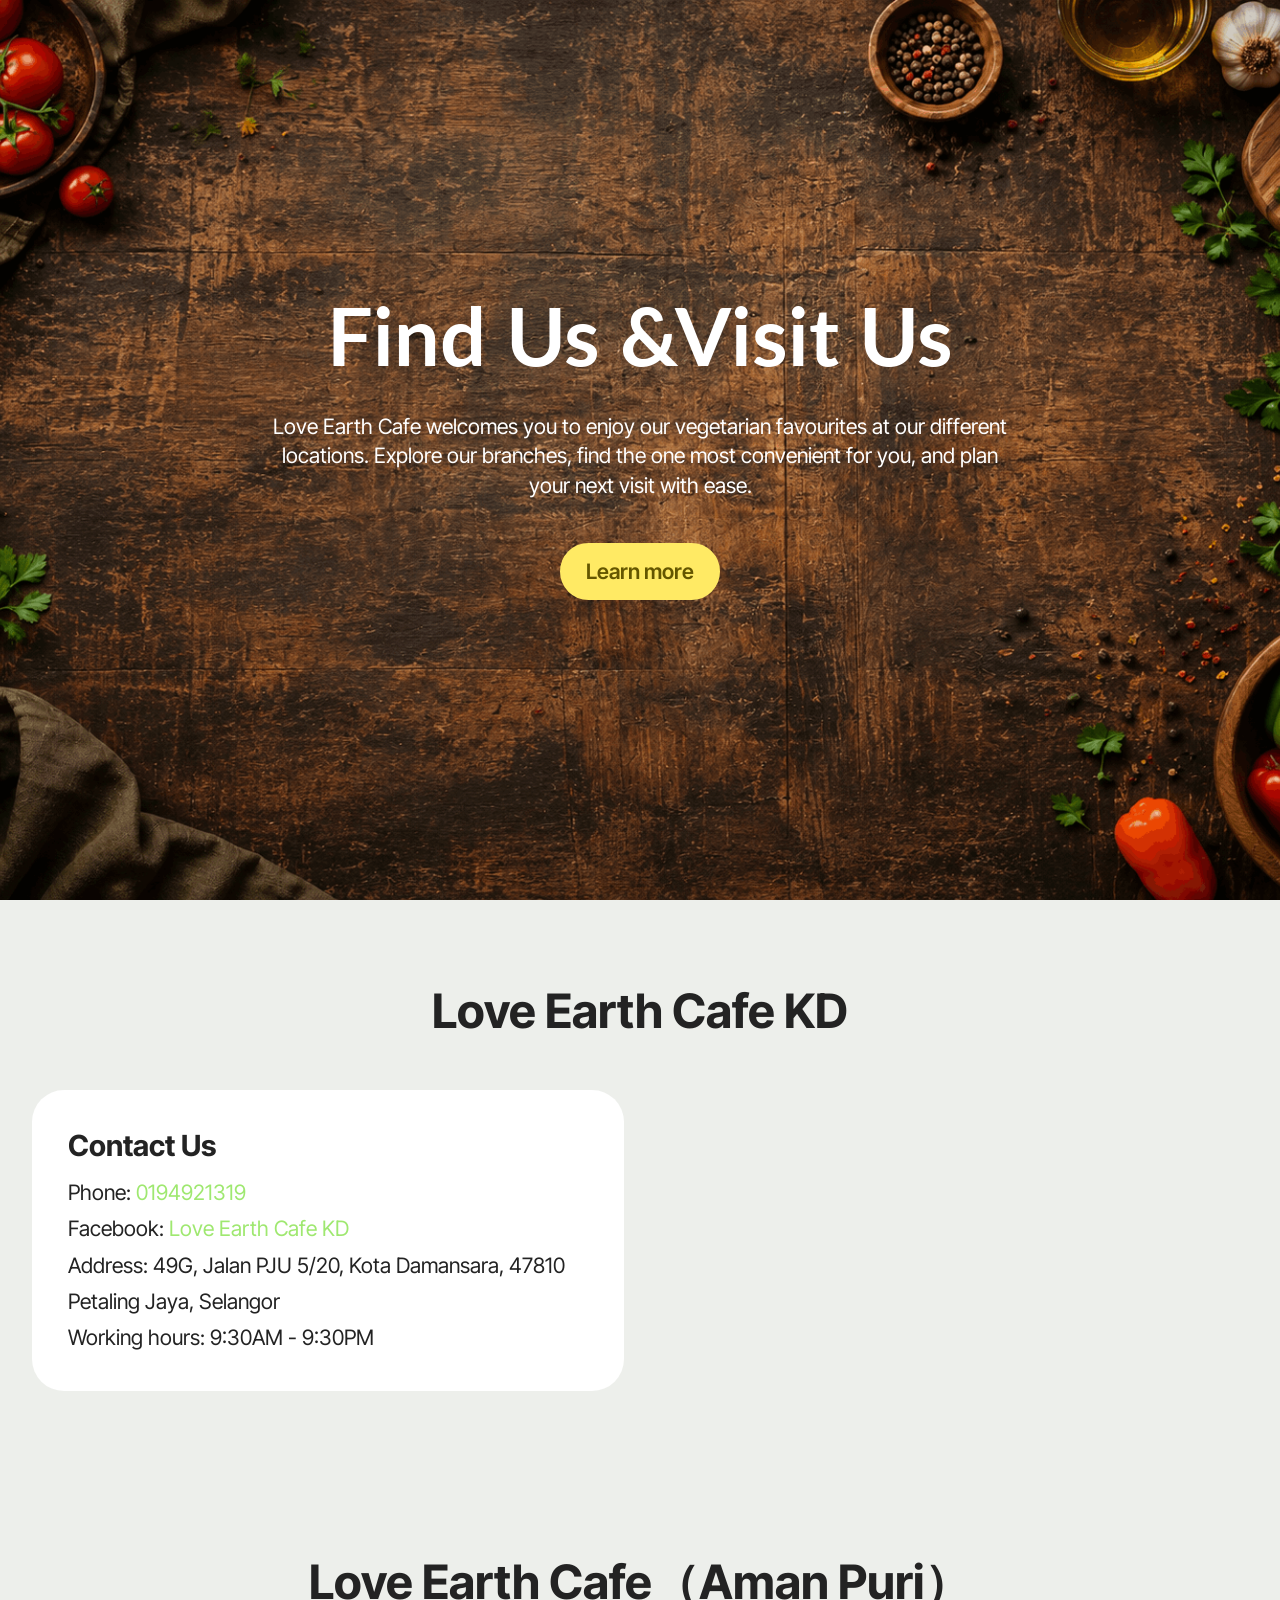
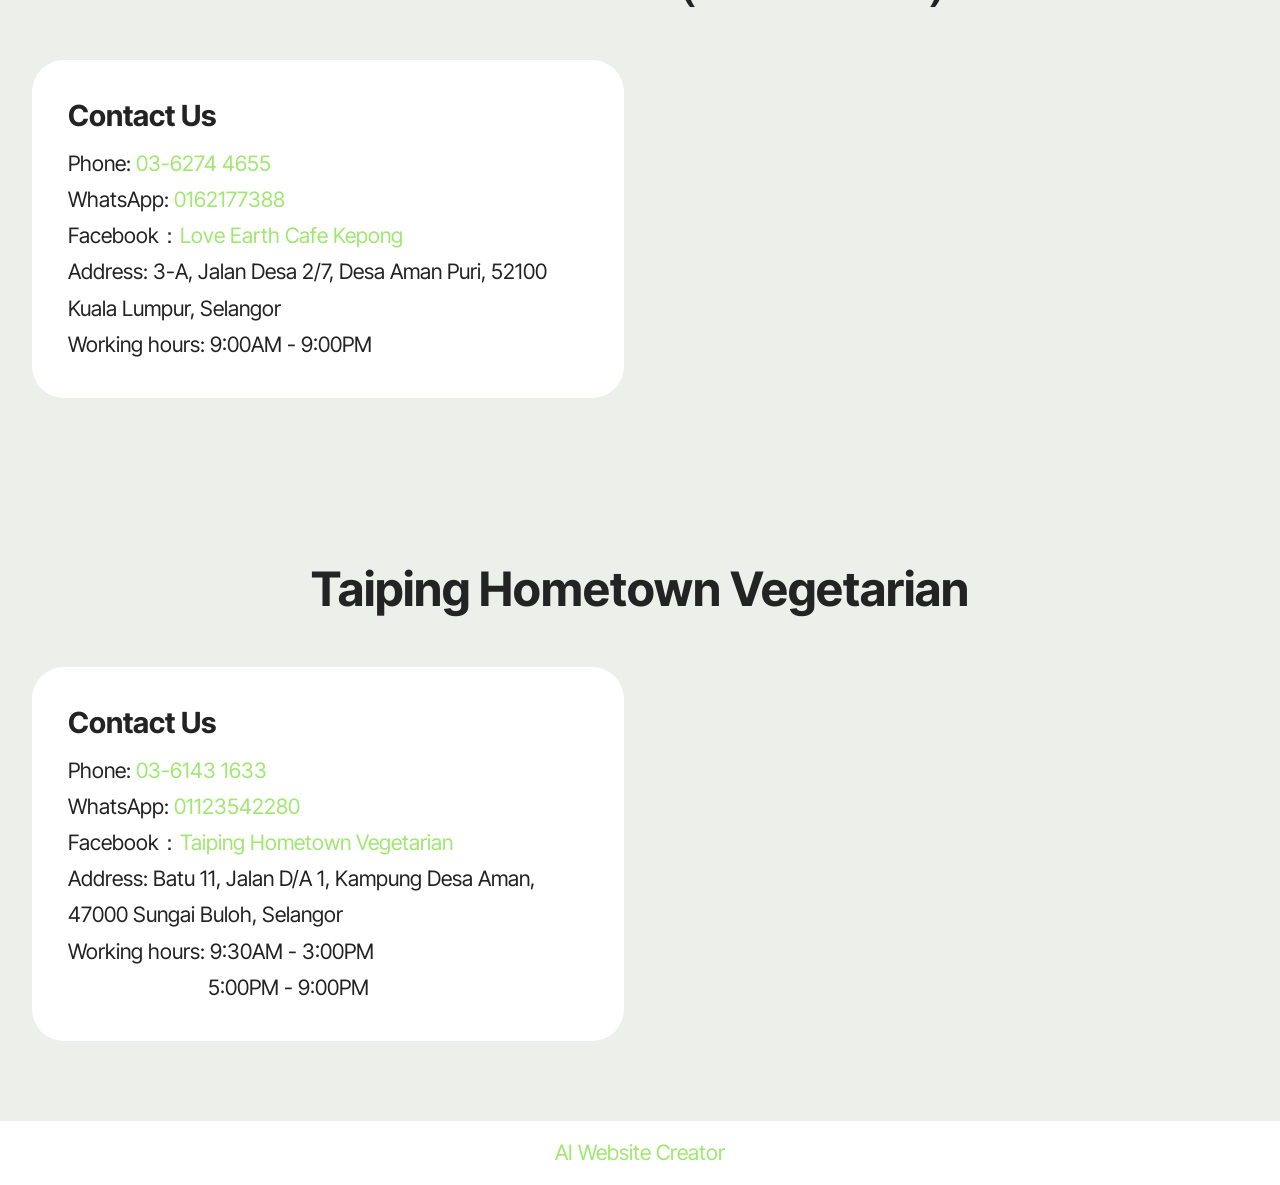
<file: page13.html>
<!DOCTYPE html>
<html  >
<head>
  <!-- Site made with Mobirise Website Builder v6.1.12, https://mobirise.com -->
  <meta charset="UTF-8">
  <meta http-equiv="X-UA-Compatible" content="IE=edge">
  <meta name="generator" content="Mobirise v6.1.12, mobirise.com">
  <meta name="viewport" content="width=device-width, initial-scale=1, minimum-scale=1">
  <link rel="shortcut icon" href="assets/images/557612594-122101455729048654-5465483780750613489-n-removebg-preview-137x137.png" type="image/x-icon">
  <meta name="description" content="">
  
  
  <title>Store Locatar</title>
  <link rel="stylesheet" href="assets/bootstrap/css/bootstrap.min.css">
  <link rel="stylesheet" href="assets/theme/css/style.css">
  <link rel="preload" href="https://fonts.googleapis.com/css?family=Lato:100,100i,300,300i,400,400i,700,700i,900,900i&display=swap" as="style" onload="this.onload=null;this.rel='stylesheet'">
  <noscript><link rel="stylesheet" href="https://fonts.googleapis.com/css?family=Lato:100,100i,300,300i,400,400i,700,700i,900,900i&display=swap"></noscript>
  <link rel="preload" href="https://fonts.googleapis.com/css?family=Inter+Tight:100,200,300,400,500,600,700,800,900,100i,200i,300i,400i,500i,600i,700i,800i,900i&display=swap" as="style" onload="this.onload=null;this.rel='stylesheet'">
  <noscript><link rel="stylesheet" href="https://fonts.googleapis.com/css?family=Inter+Tight:100,200,300,400,500,600,700,800,900,100i,200i,300i,400i,500i,600i,700i,800i,900i&display=swap"></noscript>
  <link rel="preload" as="style" href="assets/mobirise/css/mbr-additional.css?v=VgOV9c"><link rel="stylesheet" href="assets/mobirise/css/mbr-additional.css?v=VgOV9c" type="text/css">

  
  
  
</head>
<body>
  
  <section data-bs-version="5.1" class="header09 startm5 cid-vxJhNV59mq mbr-fullscreen" id="header09-4c">	
    
	
	
	<div class="container-fluid">
		<div class="row">
			<div class="content-wrap col-12 col-md-8">
				<h1 class="mbr-section-title mbr-fonts-style mbr-white mb-4 display-1"><strong>Find Us &amp;</strong><strong>Visit Us</strong></h1>
				
				<p class="mbr-fonts-style mbr-text mbr-white mb-4 display-7">
					Love Earth Cafe welcomes you to enjoy our vegetarian favourites at our different locations. Explore our branches, find the one most convenient for you, and plan your next visit with ease.
				</p>
				<div class="mbr-section-btn"><a class="btn btn-danger display-7" href="page13.html#contacts02-49">
						Learn more
					</a></div>
			</div>
		</div>
	</div>
</section>

<section data-bs-version="5.1" class="contacts02 map1 cid-vxJhCJOweC" id="contacts02-49">

    

    
    <div class="container">
        <div class="row justify-content-center">
            <div class="col-12 content-head">
                <div class="mbr-section-head mb-5">
                    <h3 class="mbr-section-title mbr-fonts-style align-center mb-0 display-2"><strong>Love Earth Cafe KD</strong></h3>
                    
                </div>
            </div>
        </div>
        <div class="row justify-content-center">
            <div class="card col-12 col-md-12 col-lg-6">
                <div class="card-wrapper">
                    <div class="text-wrapper">
                        <h5 class="cardTitle mbr-fonts-style mb-2 display-5">
                            <strong>Contact Us</strong>
                        </h5>
                        <ul class="list mbr-fonts-style display-7">
                            <li class="mbr-text item-wrap">Phone: <a href="https://wa.me/60194921319" class="text-primary">0194921319</a></li><li class="mbr-text item-wrap">Facebook: <a href="https://www.facebook.com/share/1CH7hMEUw2/" class="text-primary" target="_blank">Love Earth Cafe KD</a></li><a href="https://www.facebook.com/share/1CH7hMEUw2/" class="text-primary" target="_blank">
                            </a><li class="mbr-text item-wrap">Address: 49G, Jalan PJU 5/20, Kota Damansara, 47810 Petaling Jaya, Selangor</li><li class="mbr-text item-wrap">Working hours: 9:30AM - 9:30PM</li>
                        </ul>
                    </div>
                </div>
            </div>
            <div class="map-wrapper col-md-12 col-lg-6">
                <div class="google-map"><iframe frameborder="0" style="border:0" src="https://www.google.com/maps/embed?pb=!1m18!1m12!1m3!1d3983.7747412563385!2d101.59393519999999!3d3.1540095999999997!2m3!1f0!2f0!3f0!3m2!1i1024!2i768!4f13.1!3m3!1m2!1s0x31cc4f0000754921%3A0xf812c034bf320e14!2zTG92ZSBFYXJ0aCBWZWdldGFyaWFuIENhZmUgS0Qg54ix5Zyw55CD57Sg6aOf5Z2K!5e0!3m2!1sen!2smy!4v1791424915194!5m2!1sen!2smy" allowfullscreen=""></iframe></div>
            </div>
        </div>
    </div>
</section>

<section data-bs-version="5.1" class="contacts02 map1 cid-vxJhL23qAW" id="contacts02-4a">

    

    
    <div class="container">
        <div class="row justify-content-center">
            <div class="col-12 content-head">
                <div class="mbr-section-head mb-5">
                    <h3 class="mbr-section-title mbr-fonts-style align-center mb-0 display-2">
                        <strong>Love Earth Cafe（Aman Puri）</strong></h3>
                    
                </div>
            </div>
        </div>
        <div class="row justify-content-center">
            <div class="card col-12 col-md-12 col-lg-6">
                <div class="card-wrapper">
                    <div class="text-wrapper">
                        <h5 class="cardTitle mbr-fonts-style mb-2 display-5">
                            <strong>Contact Us</strong>
                        </h5>
                        <ul class="list mbr-fonts-style display-7">
                            <li class="mbr-text item-wrap">Phone: <a href="tel:+03-6274 4655" class="text-primary">03-6274 4655</a></li>
                            <li class="mbr-text item-wrap">WhatsApp: <a href="https://wa.me/60162177388" class="text-primary">0162177388</a></li><li class="mbr-text item-wrap">Facebook：<a href="https://www.facebook.com/share/1HRXSSJxjx/" class="text-primary" target="_blank">Love Earth Cafe Kepong</a></li>
                            <li class="mbr-text item-wrap">Address: 3-A, Jalan Desa 2/7, Desa Aman Puri, 52100 Kuala Lumpur, Selangor</li>
                            <li class="mbr-text item-wrap">Working hours: 9:00AM - 9:00PM</li>
                        </ul>
                    </div>
                </div>
            </div>
            <div class="map-wrapper col-md-12 col-lg-6">
                <div class="google-map"><iframe frameborder="0" style="border:0" src="https://www.google.com/maps/embed?pb=!1m18!1m12!1m3!1d3983.5609830149647!2d101.6166236!3d3.2093171000000003!2m3!1f0!2f0!3f0!3m2!1i1024!2i768!4f13.1!3m3!1m2!1s0x31cc45df82c3573f%3A0x452dc661885ebcf!2sLove%20Earth%20Cafe!5e0!3m2!1sen!2smy!4v1791709435690!5m2!1sen!2smy" allowfullscreen=""></iframe></div>
            </div>
        </div>
    </div>
</section>

<section data-bs-version="5.1" class="contacts02 map1 cid-vxJhLuaF96" id="contacts02-4b">

    

    
    <div class="container">
        <div class="row justify-content-center">
            <div class="col-12 content-head">
                <div class="mbr-section-head mb-5">
                    <h3 class="mbr-section-title mbr-fonts-style align-center mb-0 display-2"><strong>Taiping Hometown Vegetarian</strong></h3>
                    
                </div>
            </div>
        </div>
        <div class="row justify-content-center">
            <div class="card col-12 col-md-12 col-lg-6">
                <div class="card-wrapper">
                    <div class="text-wrapper">
                        <h5 class="cardTitle mbr-fonts-style mb-2 display-5">
                            <strong>Contact Us</strong>
                        </h5>
                        <ul class="list mbr-fonts-style display-7">
                            <li class="mbr-text item-wrap">Phone: <a href="tel:+03-6143 1633" class="text-primary">03-6143 1633</a></li>
                            <li class="mbr-text item-wrap">WhatsApp: <a href="https://wa.me/601123542280" class="text-primary">01123542280</a></li>
                            <li class="mbr-text item-wrap">Facebook：<a href="https://www.facebook.com/share/19duG5W5VY/" class="text-primary" target="_blank">Taiping Hometown Vegetarian</a></li>
                            <li class="mbr-text item-wrap">Address: Batu 11, Jalan D/A 1, Kampung Desa Aman, 47000 Sungai Buloh, Selangor</li><li class="mbr-text item-wrap">Working hours: 9:30AM - 3:00PM</li><li class="mbr-text item-wrap">&nbsp; &nbsp; &nbsp; &nbsp; &nbsp; &nbsp; &nbsp; &nbsp; &nbsp; &nbsp; &nbsp; &nbsp; &nbsp; &nbsp; 5:00PM - 9:00PM</li>
                        </ul>
                    </div>
                </div>
            </div>
            <div class="map-wrapper col-md-12 col-lg-6">
                <div class="google-map"><iframe frameborder="0" style="border:0" src="https://www.google.com/maps/embed?pb=!1m18!1m12!1m3!1d3983.584746507348!2d101.594493!3d3.2032156999999994!2m3!1f0!2f0!3f0!3m2!1i1024!2i768!4f13.1!3m3!1m2!1s0x31cc459d17fe2533%3A0xbc826a8e87b09440!2sTaiping%20Hometown%20Vegetarian!5e0!3m2!1sen!2smy!4v1791709828578!5m2!1sen!2smy" allowfullscreen=""></iframe></div>
            </div>
        </div>
    </div>
</section><section class="display-7" style="padding: 0;align-items: center;justify-content: center;flex-wrap: wrap;    align-content: center;display: flex;position: relative;height: 4rem;"><a href="https://mobiri.se/5185891" style="flex: 1 1;height: 4rem;position: absolute;width: 100%;z-index: 1;"><img alt="" style="height: 4rem;" src="[data-uri]"></a><p style="margin: 0;text-align: center;" class="display-7">&#8204;</p><a style="z-index:1" href="https://mobirise.com/builder/ai-website-creator.html">AI Website Creator</a></section><script src="assets/bootstrap/js/bootstrap.bundle.min.js"></script>  <script src="assets/smoothscroll/smooth-scroll.js"></script>  <script src="assets/ytplayer/index.js"></script>  <script src="assets/theme/js/script.js"></script>  
  
  
</body>
</html>
</file>
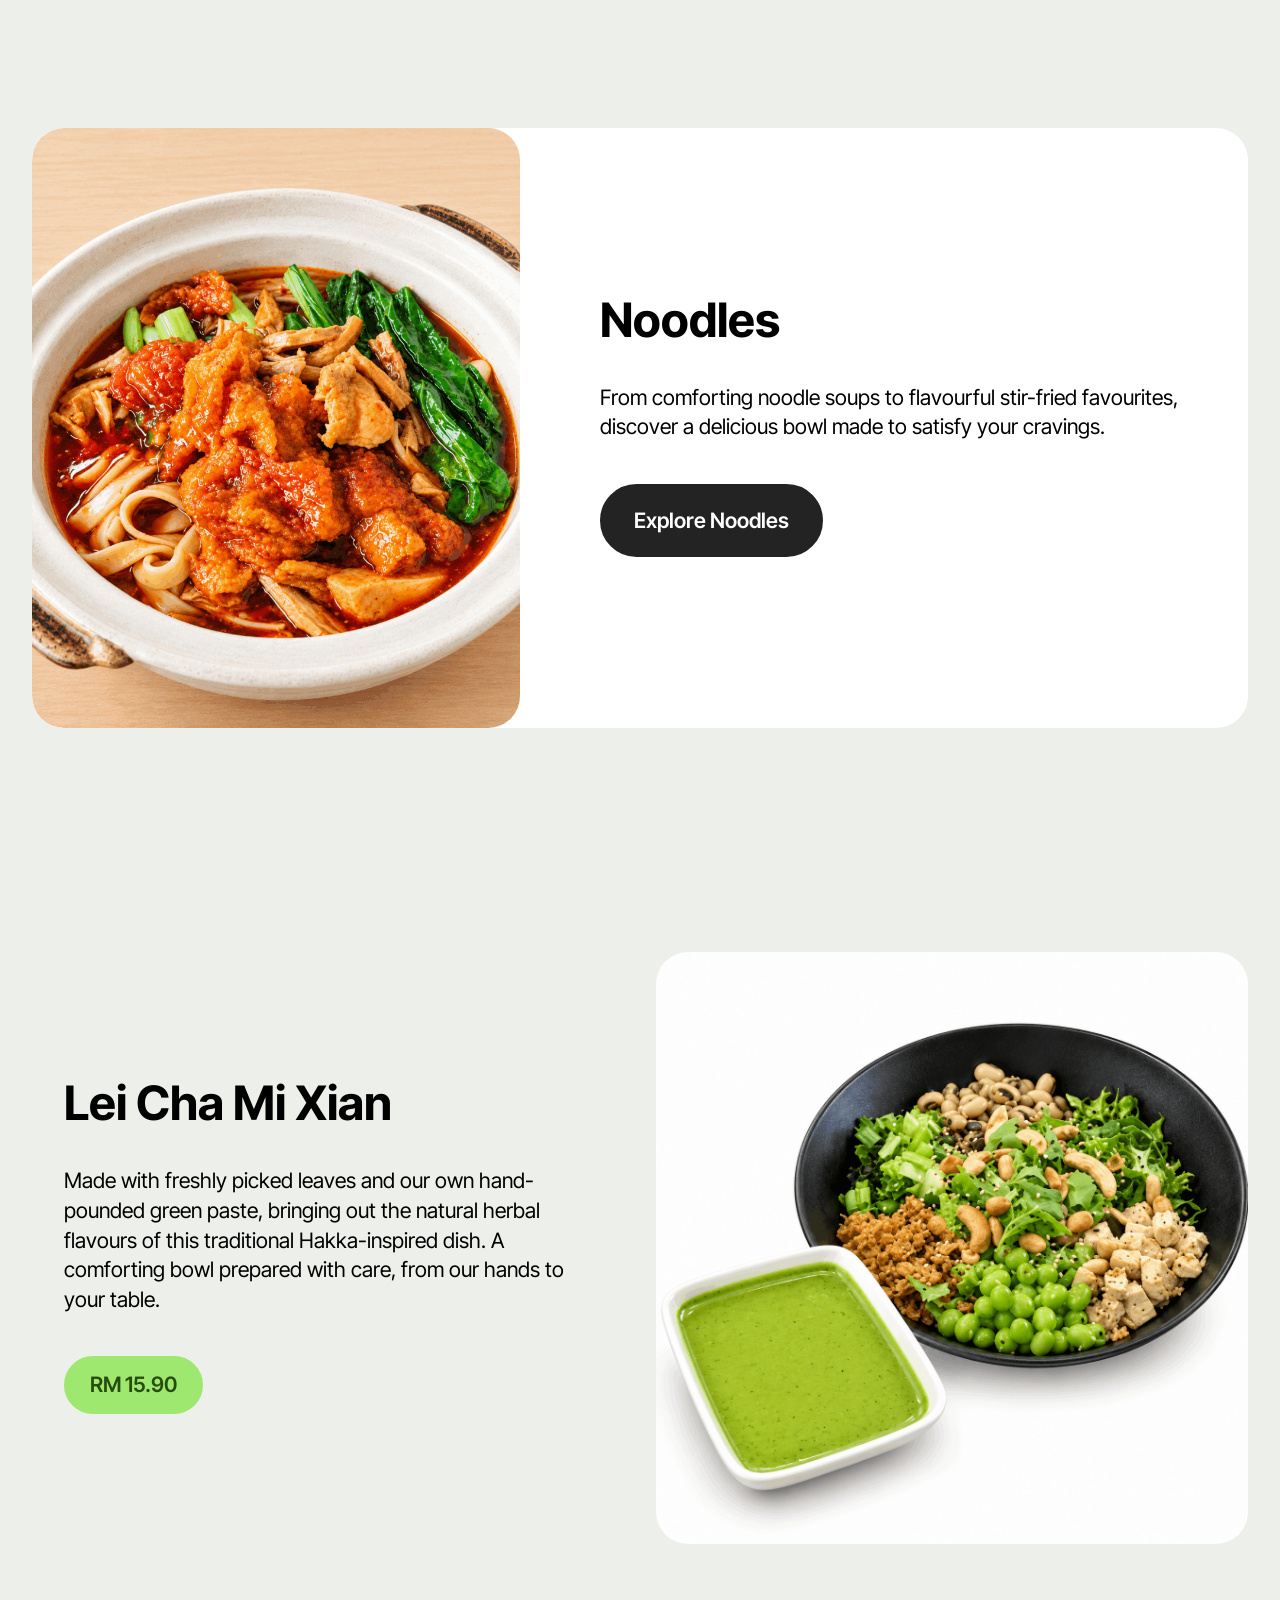
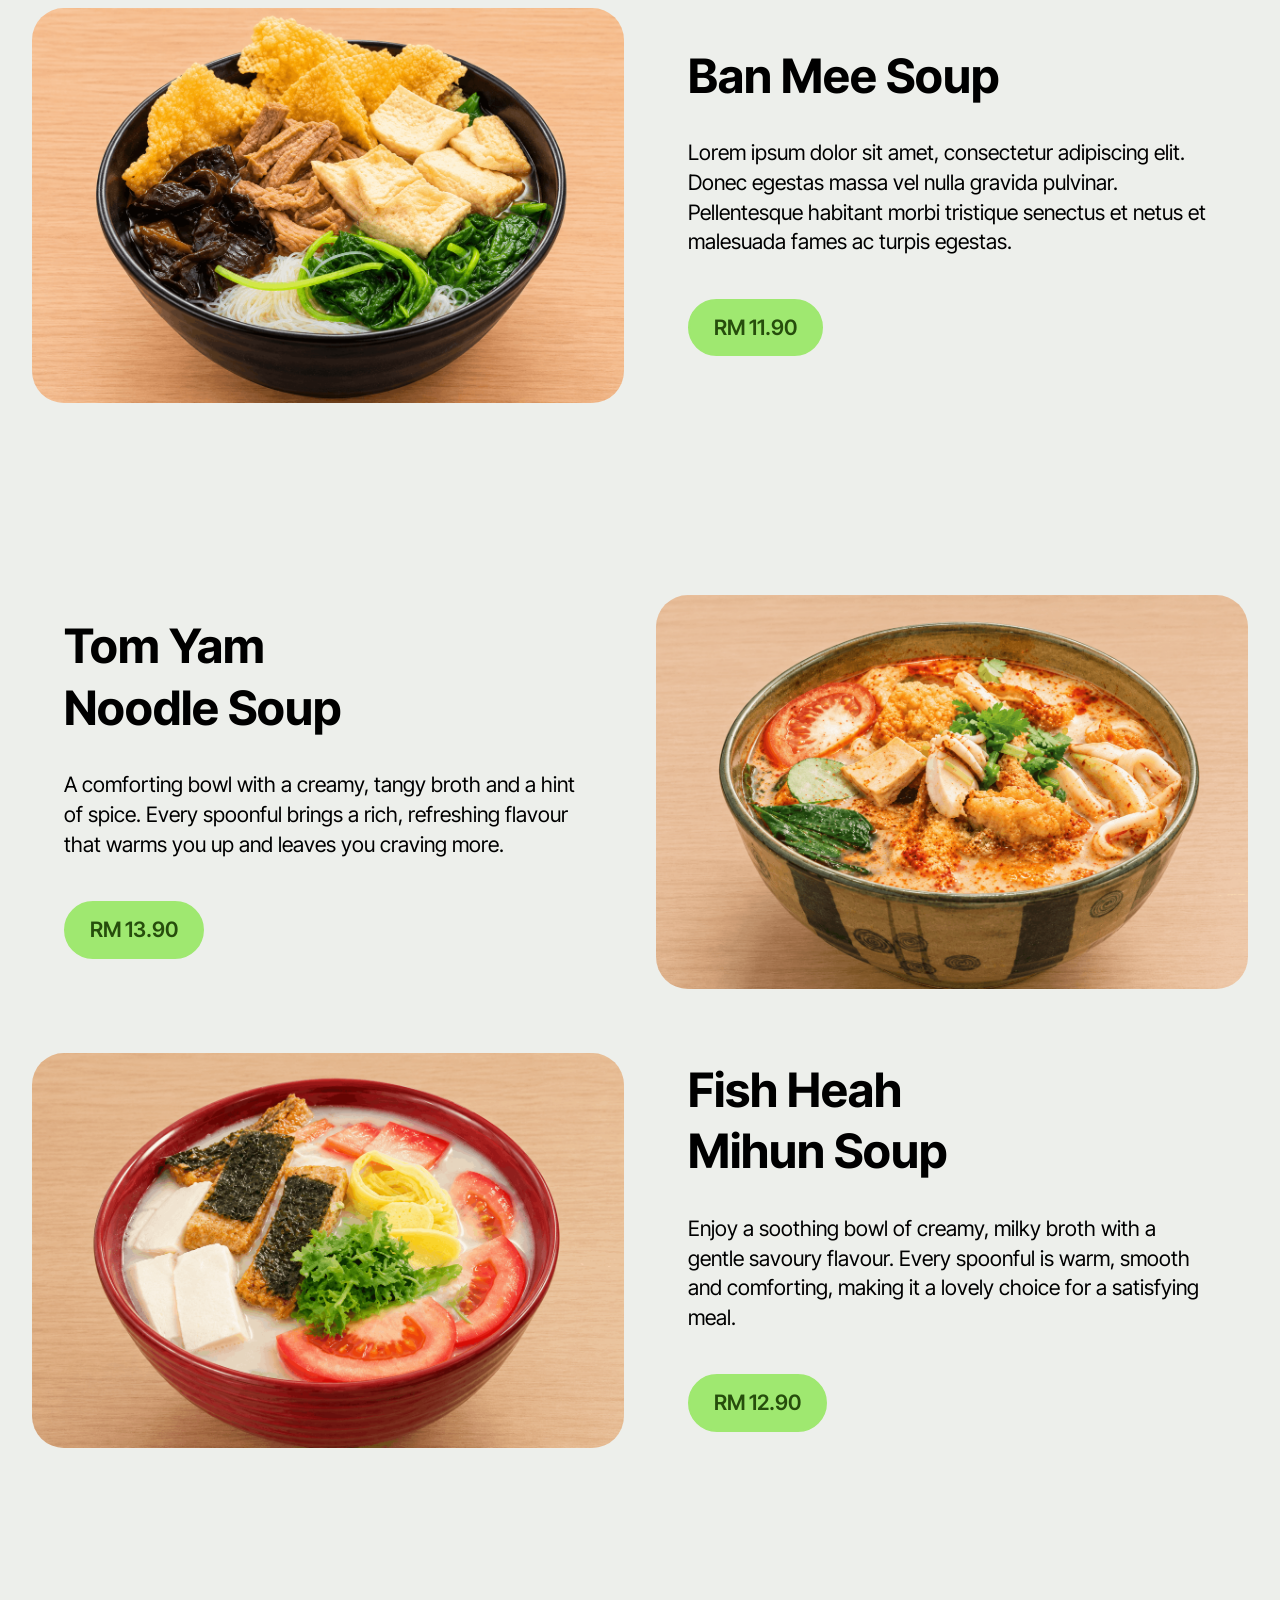
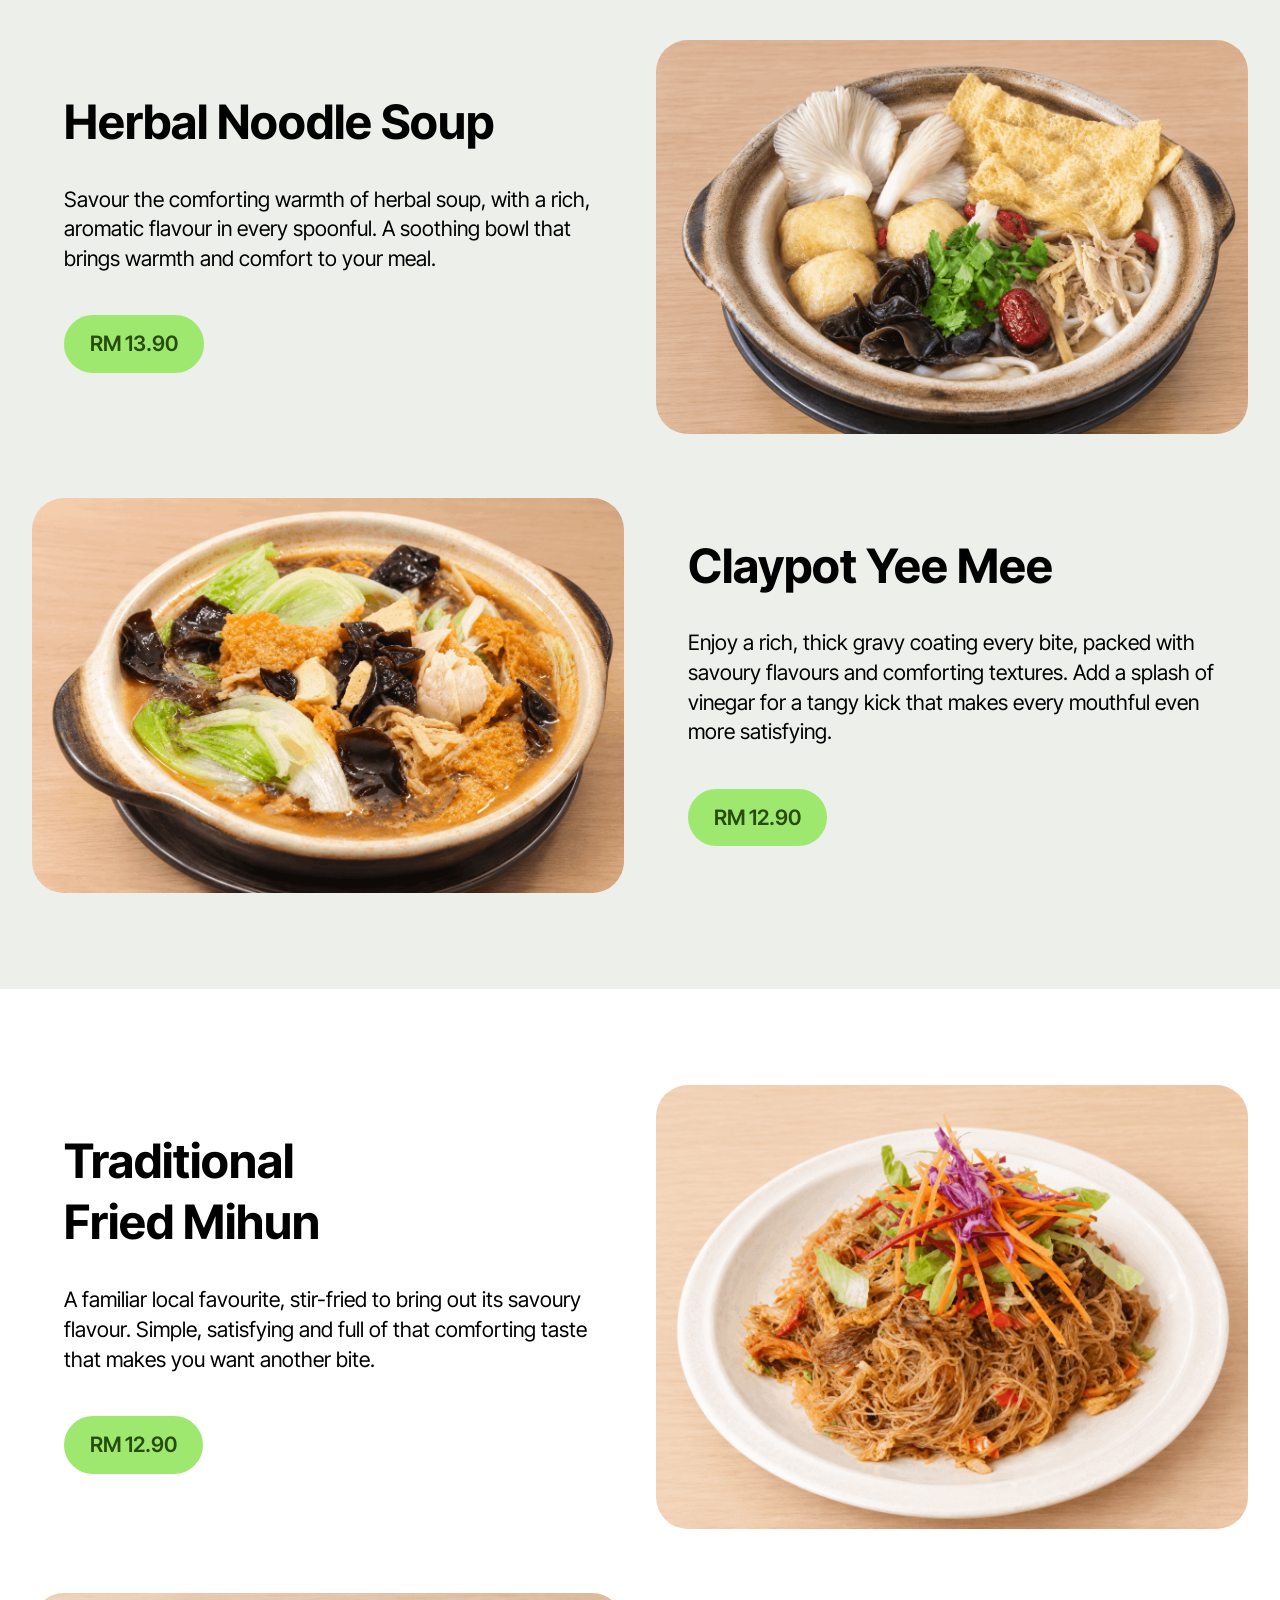
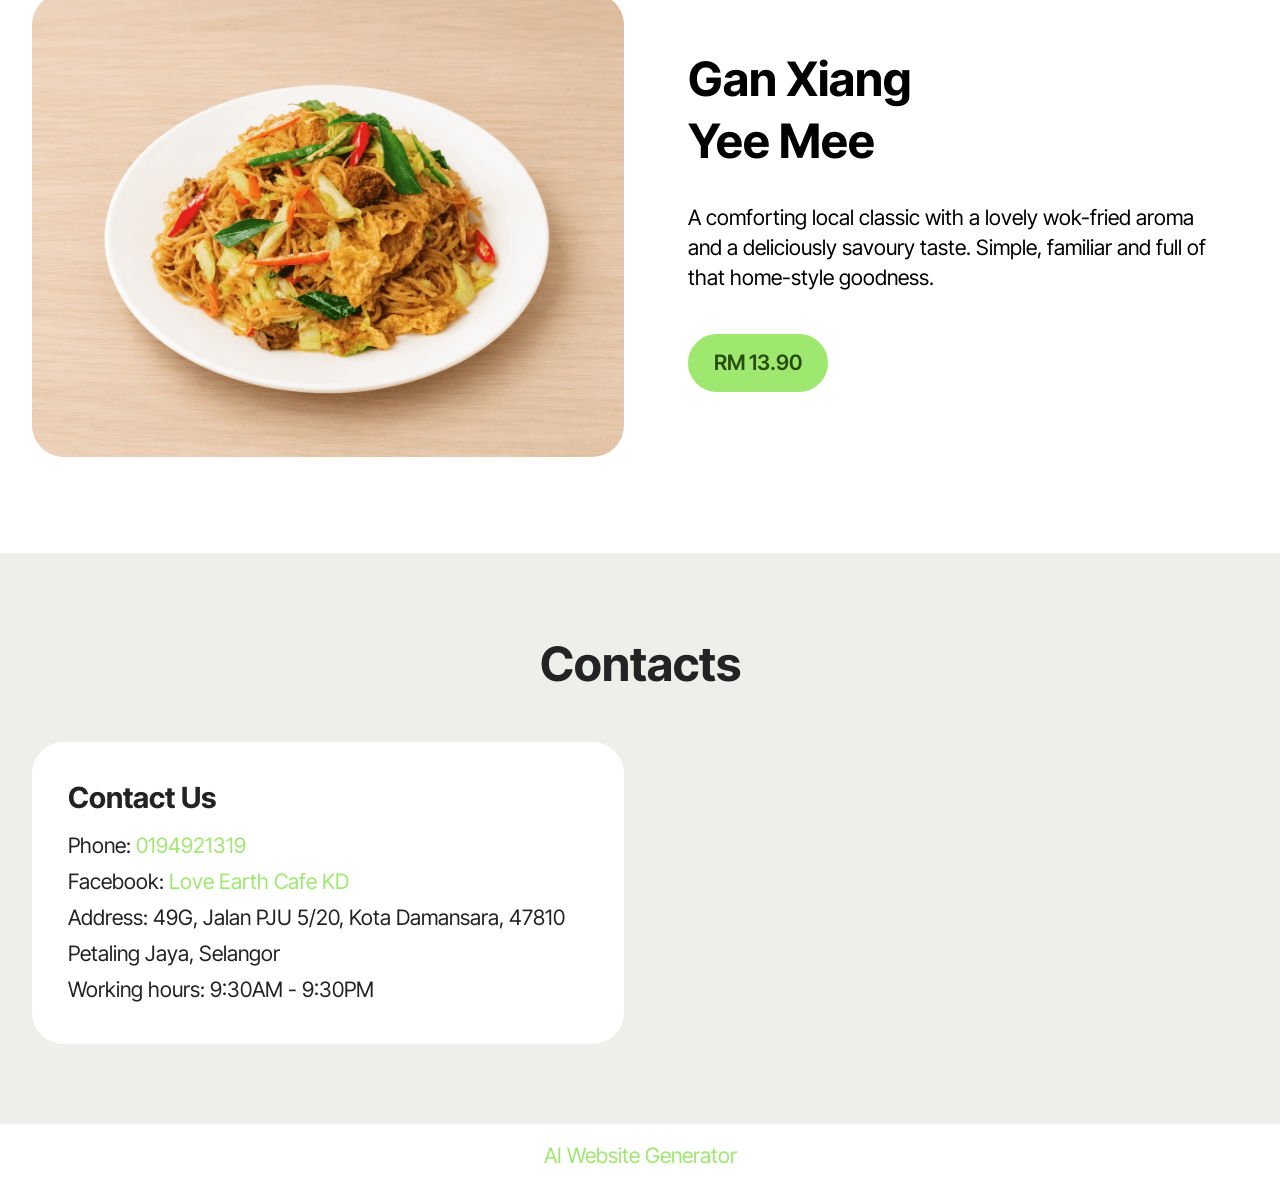
<file: page2.html>
<!DOCTYPE html>
<html  >
<head>
  <!-- Site made with Mobirise Website Builder v6.1.12, https://mobirise.com -->
  <meta charset="UTF-8">
  <meta http-equiv="X-UA-Compatible" content="IE=edge">
  <meta name="generator" content="Mobirise v6.1.12, mobirise.com">
  <meta name="viewport" content="width=device-width, initial-scale=1, minimum-scale=1">
  <link rel="shortcut icon" href="assets/images/557612594-122101455729048654-5465483780750613489-n-removebg-preview-137x137.png" type="image/x-icon">
  <meta name="description" content="">
  
  
  <title>Menu Noodles</title>
  <link rel="stylesheet" href="assets/bootstrap/css/bootstrap.min.css">
  <link rel="stylesheet" href="assets/theme/css/style.css">
  <link rel="preload" href="https://fonts.googleapis.com/css?family=Lato:100,100i,300,300i,400,400i,700,700i,900,900i&display=swap" as="style" onload="this.onload=null;this.rel='stylesheet'">
  <noscript><link rel="stylesheet" href="https://fonts.googleapis.com/css?family=Lato:100,100i,300,300i,400,400i,700,700i,900,900i&display=swap"></noscript>
  <link rel="preload" href="https://fonts.googleapis.com/css?family=Inter+Tight:100,200,300,400,500,600,700,800,900,100i,200i,300i,400i,500i,600i,700i,800i,900i&display=swap" as="style" onload="this.onload=null;this.rel='stylesheet'">
  <noscript><link rel="stylesheet" href="https://fonts.googleapis.com/css?family=Inter+Tight:100,200,300,400,500,600,700,800,900,100i,200i,300i,400i,500i,600i,700i,800i,900i&display=swap"></noscript>
  <link rel="preload" as="style" href="assets/mobirise/css/mbr-additional.css?v=qg0vYJ"><link rel="stylesheet" href="assets/mobirise/css/mbr-additional.css?v=qg0vYJ" type="text/css">

  
  
  
</head>
<body>
  
  <section data-bs-version="5.1" class="start article05 cid-vxBYaqBJ1E" id="article05-24">
  

  
  

  <div class="container">
    <div class="row justify-content-center align-items-center">
      <div class="col-12">
        <div class="card-wrapper">
          <div class="row">
            <div class="col-12 col-md-12 col-lg-5 image-wrapper">
              <img class="w-100" src="assets/images/ee351fa7-fb4c-40dd-9a15-cfc4528100eb-1036x1014.png" alt="Mobirise Website Builder">
            </div>
            <div class="col-12 col-lg col-md-12">
              <div class="text-wrapper align-left">
                <h1 class="mbr-section-title mbr-fonts-style mb-4 display-2">
                  <strong>Noodles</strong><strong><br></strong></h1>
                <p class="mbr-text mbr-fonts-style mb-4 display-7">
                  From comforting noodle soups to flavourful stir-fried favourites, discover a delicious bowl made to satisfy your cravings.<br>
                </p>
                <div class="mbr-section-btn mt-3"><a class="btn btn-lg btn-black display-7" href="page2.html#features038-27">Explore Noodles</a></div>
              </div>
            </div>
          </div>
        </div>
      </div>
    </div>
  </div>
</section>

<section data-bs-version="5.1" class="features38 cid-vxBYz0GsRR" id="features038-27">
    

    
    

    <div class="container">
        <div class="row justify-content-center">
            <div class="col-12 col-md-12 col-lg">
                <div class="text-wrapper align-left">
                    <h1 class="mbr-section-title mbr-fonts-style mb-4 display-2"><strong>Lei Cha Mi Xian</strong></h1>
                    <p class="mbr-text align-left mbr-fonts-style mb-4 display-7">Made with freshly picked leaves and our own hand-pounded green paste, bringing out the natural herbal flavours of this traditional Hakka-inspired dish. A comforting bowl prepared with care, from our hands to your table.</p>
                    <div class="mbr-section-btn align-left mt-3"><a class="btn btn-primary display-7" href="https://mobiri.se">RM 15.90</a></div>
                </div>
            </div>
            <div class="col-12 col-md-12 col-lg-6 image-wrapper">
                <img class="w-100" src="assets/images/1eb7b4a8-02a6-45c3-a533-5a6823b4645f-1254x1254.png" alt="Mobirise Website Builder">
            </div>
        </div>
        <div class="row row-reverse justify-content-center">

            <div class="col-12 col-md-12 col-lg">
                <div class="text-wrapper align-left">
                    <h1 class="mbr-section-title mbr-fonts-style mb-4 display-2"><strong>Ban Mee Soup</strong></h1>
                    <p class="mbr-text align-left mbr-fonts-style mb-4 display-7">
                        Lorem ipsum dolor sit amet, consectetur adipiscing elit. Donec egestas massa vel nulla gravida
                        pulvinar. Pellentesque habitant morbi tristique senectus et netus et malesuada fames ac turpis
                        egestas.
                    </p>
                    <div class="mbr-section-btn align-left mt-3"><a class="btn btn-primary display-7" href="https://mobiri.se">RM 11.90</a></div>
                </div>
            </div>
            <div class="col-12 col-md-12 col-lg-6 image-wrapper">
                <img class="w-100" src="assets/images/85a68a32-5513-43e4-b612-80a0d486fe41-1256x837.png" alt="Mobirise Website Builder">
            </div>
        </div>
        
    </div>
</section>

<section data-bs-version="5.1" class="features38 cid-vxBYTwdinB" id="features038-28">
    

    
    

    <div class="container">
        <div class="row justify-content-center">
            <div class="col-12 col-md-12 col-lg">
                <div class="text-wrapper align-left">
                    <h1 class="mbr-section-title mbr-fonts-style mb-4 display-2">
                        <strong>Tom Yam </strong><br><strong>Noodle Soup</strong></h1>
                    <p class="mbr-text align-left mbr-fonts-style mb-4 display-7">
                        A comforting bowl with a creamy, tangy broth and a hint of spice. Every spoonful brings a rich, refreshing flavour that warms you up and leaves you craving more.
                    </p>
                    <div class="mbr-section-btn align-left mt-3"><a class="btn btn-primary display-7" href="https://mobiri.se">RM 13.90</a></div>
                </div>
            </div>
            <div class="col-12 col-md-12 col-lg-6 image-wrapper">
                <img class="w-100" src="assets/images/9d160ca5-60aa-49a6-81be-56e9b78f7ca2-1256x837.png" alt="Mobirise Website Builder">
            </div>
        </div>
        <div class="row row-reverse justify-content-center">

            <div class="col-12 col-md-12 col-lg">
                <div class="text-wrapper align-left">
                    <h1 class="mbr-section-title mbr-fonts-style mb-4 display-2"><strong>Fish Heah </strong><br><strong>Mihun Soup</strong></h1>
                    <p class="mbr-text align-left mbr-fonts-style mb-4 display-7">
                        Enjoy a soothing bowl of creamy, milky broth with a gentle savoury flavour. Every spoonful is warm, smooth and comforting, making it a lovely choice for a satisfying meal.
                    </p>
                    <div class="mbr-section-btn align-left mt-3"><a class="btn btn-primary display-7" href="https://mobiri.se">RM 12.90</a></div>
                </div>
            </div>
            <div class="col-12 col-md-12 col-lg-6 image-wrapper">
                <img class="w-100" src="assets/images/d363cf21-63a3-49da-97de-04f264d7c468201-1256x837.png" alt="Mobirise Website Builder">
            </div>
        </div>
        
    </div>
</section>

<section data-bs-version="5.1" class="features38 cid-vxBYU8j7Jy" id="features038-29">
    

    
    

    <div class="container">
        <div class="row justify-content-center">
            <div class="col-12 col-md-12 col-lg">
                <div class="text-wrapper align-left">
                    <h1 class="mbr-section-title mbr-fonts-style mb-4 display-2">
                        <strong>Herbal Noodle Soup</strong></h1>
                    <p class="mbr-text align-left mbr-fonts-style mb-4 display-7">
                        Savour the comforting warmth of herbal soup, with a rich, aromatic flavour in every spoonful. A soothing bowl that brings warmth and comfort to your meal.
                    </p>
                    <div class="mbr-section-btn align-left mt-3"><a class="btn btn-primary display-7" href="https://mobiri.se">RM 13.90</a></div>
                </div>
            </div>
            <div class="col-12 col-md-12 col-lg-6 image-wrapper">
                <img class="w-100" src="assets/images/f3a2f647-0b6f-4bed-9980-1d02e5c2a7a7201-1256x837.png" alt="Mobirise Website Builder">
            </div>
        </div>
        <div class="row row-reverse justify-content-center">

            <div class="col-12 col-md-12 col-lg">
                <div class="text-wrapper align-left">
                    <h1 class="mbr-section-title mbr-fonts-style mb-4 display-2"><strong>Claypot Yee Mee</strong></h1>
                    <p class="mbr-text align-left mbr-fonts-style mb-4 display-7">
                        Enjoy a rich, thick gravy coating every bite, packed with savoury flavours and comforting textures. Add a splash of vinegar for a tangy kick that makes every mouthful even more satisfying.
                    </p>
                    <div class="mbr-section-btn align-left mt-3"><a class="btn btn-primary display-7" href="https://mobiri.se">RM 12.90</a></div>
                </div>
            </div>
            <div class="col-12 col-md-12 col-lg-6 image-wrapper">
                <img class="w-100" src="assets/images/16e33aa9-5d9c-44d8-9d47-b728323040a8-1256x837.png" alt="Mobirise Website Builder">
            </div>
        </div>
        
    </div>
</section>

<section data-bs-version="5.1" class="features38 cid-vxBYUH9PUG" id="features038-2a">
    

    
    

    <div class="container">
        <div class="row justify-content-center">
            <div class="col-12 col-md-12 col-lg">
                <div class="text-wrapper align-left">
                    <h1 class="mbr-section-title mbr-fonts-style mb-4 display-2"><strong>Traditional </strong><br><strong>Fried Mihun</strong></h1>
                    <p class="mbr-text align-left mbr-fonts-style mb-4 display-7">
                        A familiar local favourite, stir-fried to bring out its savoury flavour. Simple, satisfying and full of that comforting taste that makes you want another bite.
                    </p>
                    <div class="mbr-section-btn align-left mt-3"><a class="btn btn-primary display-7" href="https://mobiri.se">RM 12.90</a></div>
                </div>
            </div>
            <div class="col-12 col-md-12 col-lg-6 image-wrapper">
                <img class="w-100" src="assets/images/2c72c892-6e5c-4291-a5d1-3615ce7d71f6-1256x942.png" alt="Mobirise Website Builder">
            </div>
        </div>
        <div class="row row-reverse justify-content-center">

            <div class="col-12 col-md-12 col-lg">
                <div class="text-wrapper align-left">
                    <h1 class="mbr-section-title mbr-fonts-style mb-4 display-2"><strong>Gan Xiang</strong><br><strong> Yee Mee</strong></h1>
                    <p class="mbr-text align-left mbr-fonts-style mb-4 display-7">
                        A comforting local classic with a lovely wok-fried aroma and a deliciously savoury taste. Simple, familiar and full of that home-style goodness.
                    </p>
                    <div class="mbr-section-btn align-left mt-3"><a class="btn btn-primary display-7" href="https://mobiri.se">RM 13.90</a></div>
                </div>
            </div>
            <div class="col-12 col-md-12 col-lg-6 image-wrapper">
                <img class="w-100" src="assets/images/4f50ca2f-e2e2-424a-b5bc-b410ae428880-1256x985.png" alt="Mobirise Website Builder">
            </div>
        </div>
        
    </div>
</section>

<section data-bs-version="5.1" class="contacts02 map1 cid-vxBXcjc91A" id="contacts02-23">

    

    
    <div class="container">
        <div class="row justify-content-center">
            <div class="col-12 content-head">
                <div class="mbr-section-head mb-5">
                    <h3 class="mbr-section-title mbr-fonts-style align-center mb-0 display-2">
                        <strong>Contacts</strong>
                    </h3>
                    
                </div>
            </div>
        </div>
        <div class="row justify-content-center">
            <div class="card col-12 col-md-12 col-lg-6">
                <div class="card-wrapper">
                    <div class="text-wrapper">
                        <h5 class="cardTitle mbr-fonts-style mb-2 display-5">
                            <strong>Contact Us</strong>
                        </h5>
                        <ul class="list mbr-fonts-style display-7">
                            <li class="mbr-text item-wrap">Phone: <a href="https://wa.me/60194921319" class="text-primary">0194921319</a></li><li class="mbr-text item-wrap">Facebook: <a href="https://www.facebook.com/share/1CH7hMEUw2/" class="text-primary" target="_blank">Love Earth Cafe KD</a></li><a href="https://www.facebook.com/share/1CH7hMEUw2/" class="text-primary" target="_blank">
                            </a><li class="mbr-text item-wrap">Address: 49G, Jalan PJU 5/20, Kota Damansara, 47810 Petaling Jaya, Selangor</li><li class="mbr-text item-wrap">Working hours: 9:30AM - 9:30PM</li>
                        </ul>
                    </div>
                </div>
            </div>
            <div class="map-wrapper col-md-12 col-lg-6">
                <div class="google-map"><iframe frameborder="0" style="border:0" src="https://www.google.com/maps/embed?pb=!1m18!1m12!1m3!1d3983.7747412563385!2d101.59393519999999!3d3.1540095999999997!2m3!1f0!2f0!3f0!3m2!1i1024!2i768!4f13.1!3m3!1m2!1s0x31cc4f0000754921%3A0xf812c034bf320e14!2zTG92ZSBFYXJ0aCBWZWdldGFyaWFuIENhZmUgS0Qg54ix5Zyw55CD57Sg6aOf5Z2K!5e0!3m2!1sen!2smy!4v1791424915194!5m2!1sen!2smy" allowfullscreen=""></iframe></div>
            </div>
        </div>
    </div>
</section><section class="display-7" style="padding: 0;align-items: center;justify-content: center;flex-wrap: wrap;    align-content: center;display: flex;position: relative;height: 4rem;"><a href="https://mobiri.se/5185891" style="flex: 1 1;height: 4rem;position: absolute;width: 100%;z-index: 1;"><img alt="" style="height: 4rem;" src="[data-uri]"></a><p style="margin: 0;text-align: center;" class="display-7">&#8204;</p><a style="z-index:1" href="https://mobirise.com/builder/ai-website-generator.html">AI Website Generator</a></section><script src="assets/bootstrap/js/bootstrap.bundle.min.js"></script>  <script src="assets/smoothscroll/smooth-scroll.js"></script>  <script src="assets/ytplayer/index.js"></script>  <script src="assets/theme/js/script.js"></script>  
  
  
</body>
</html>
</file>
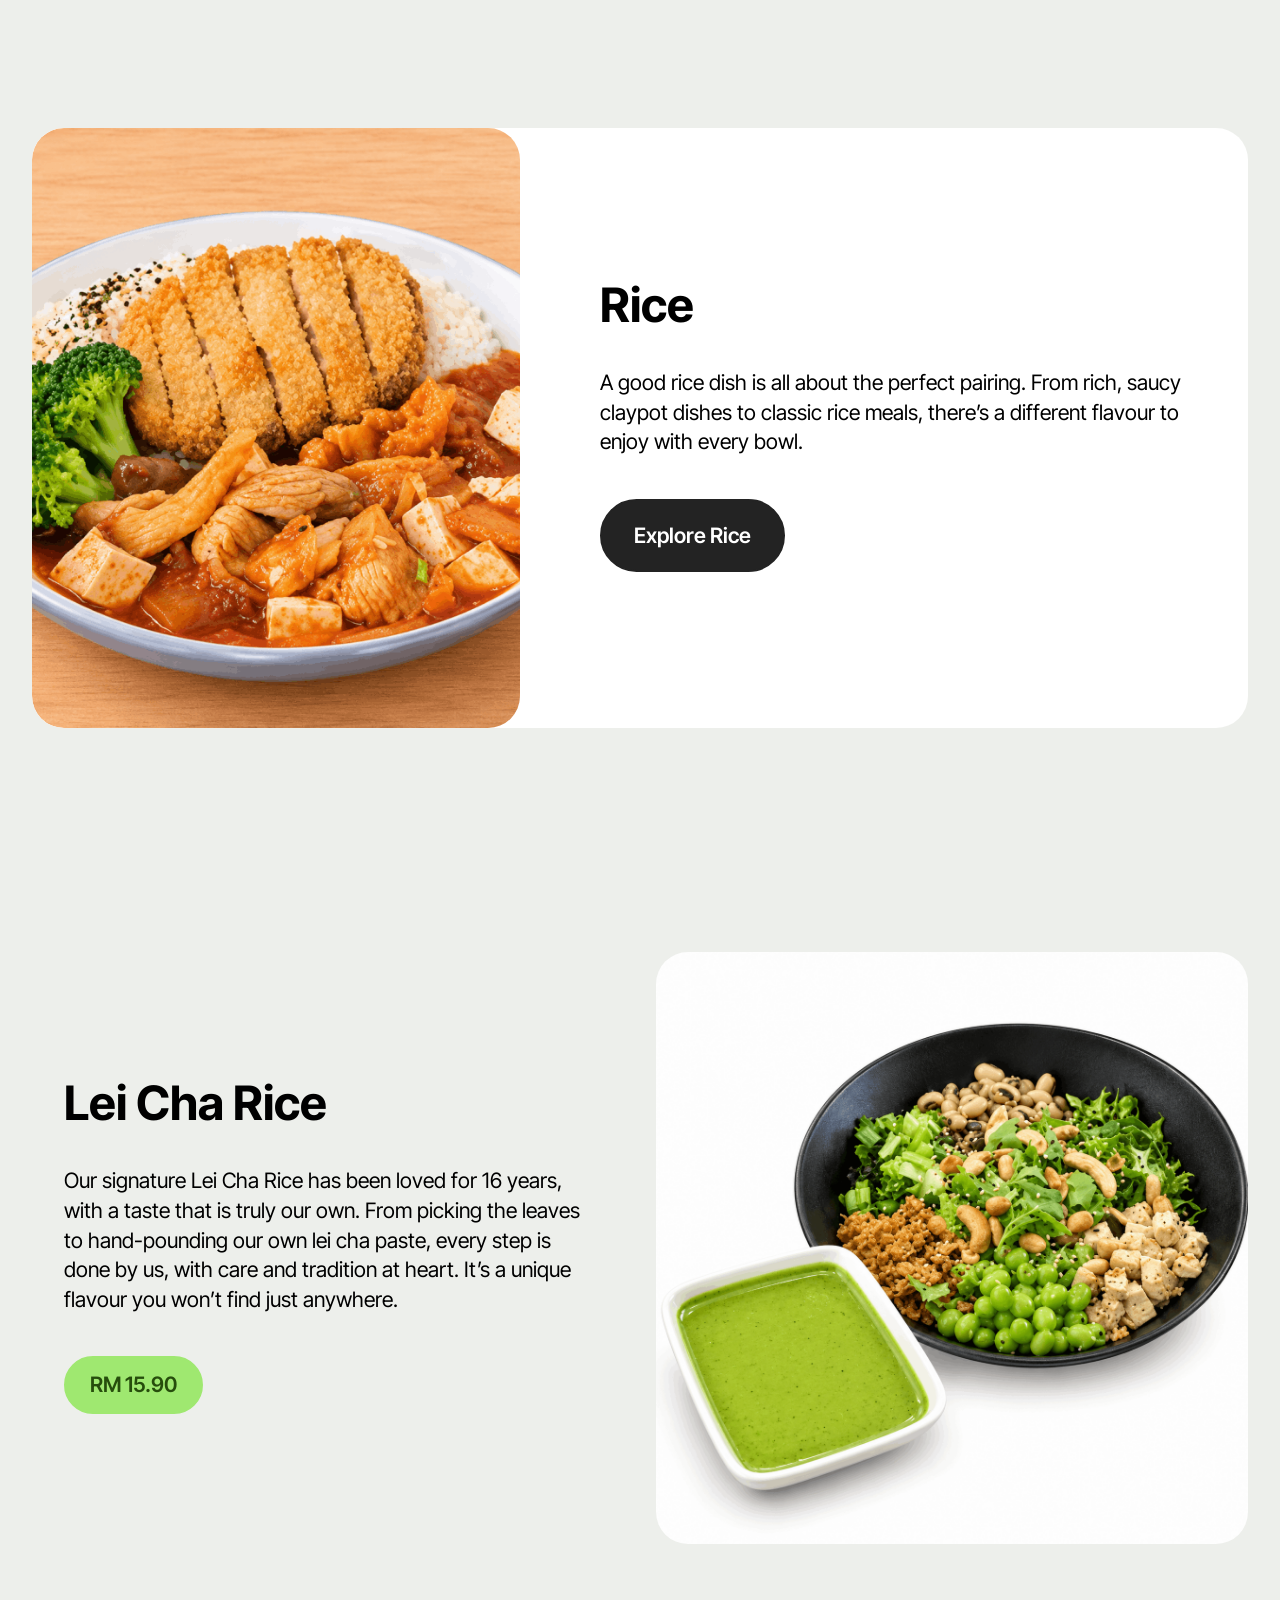
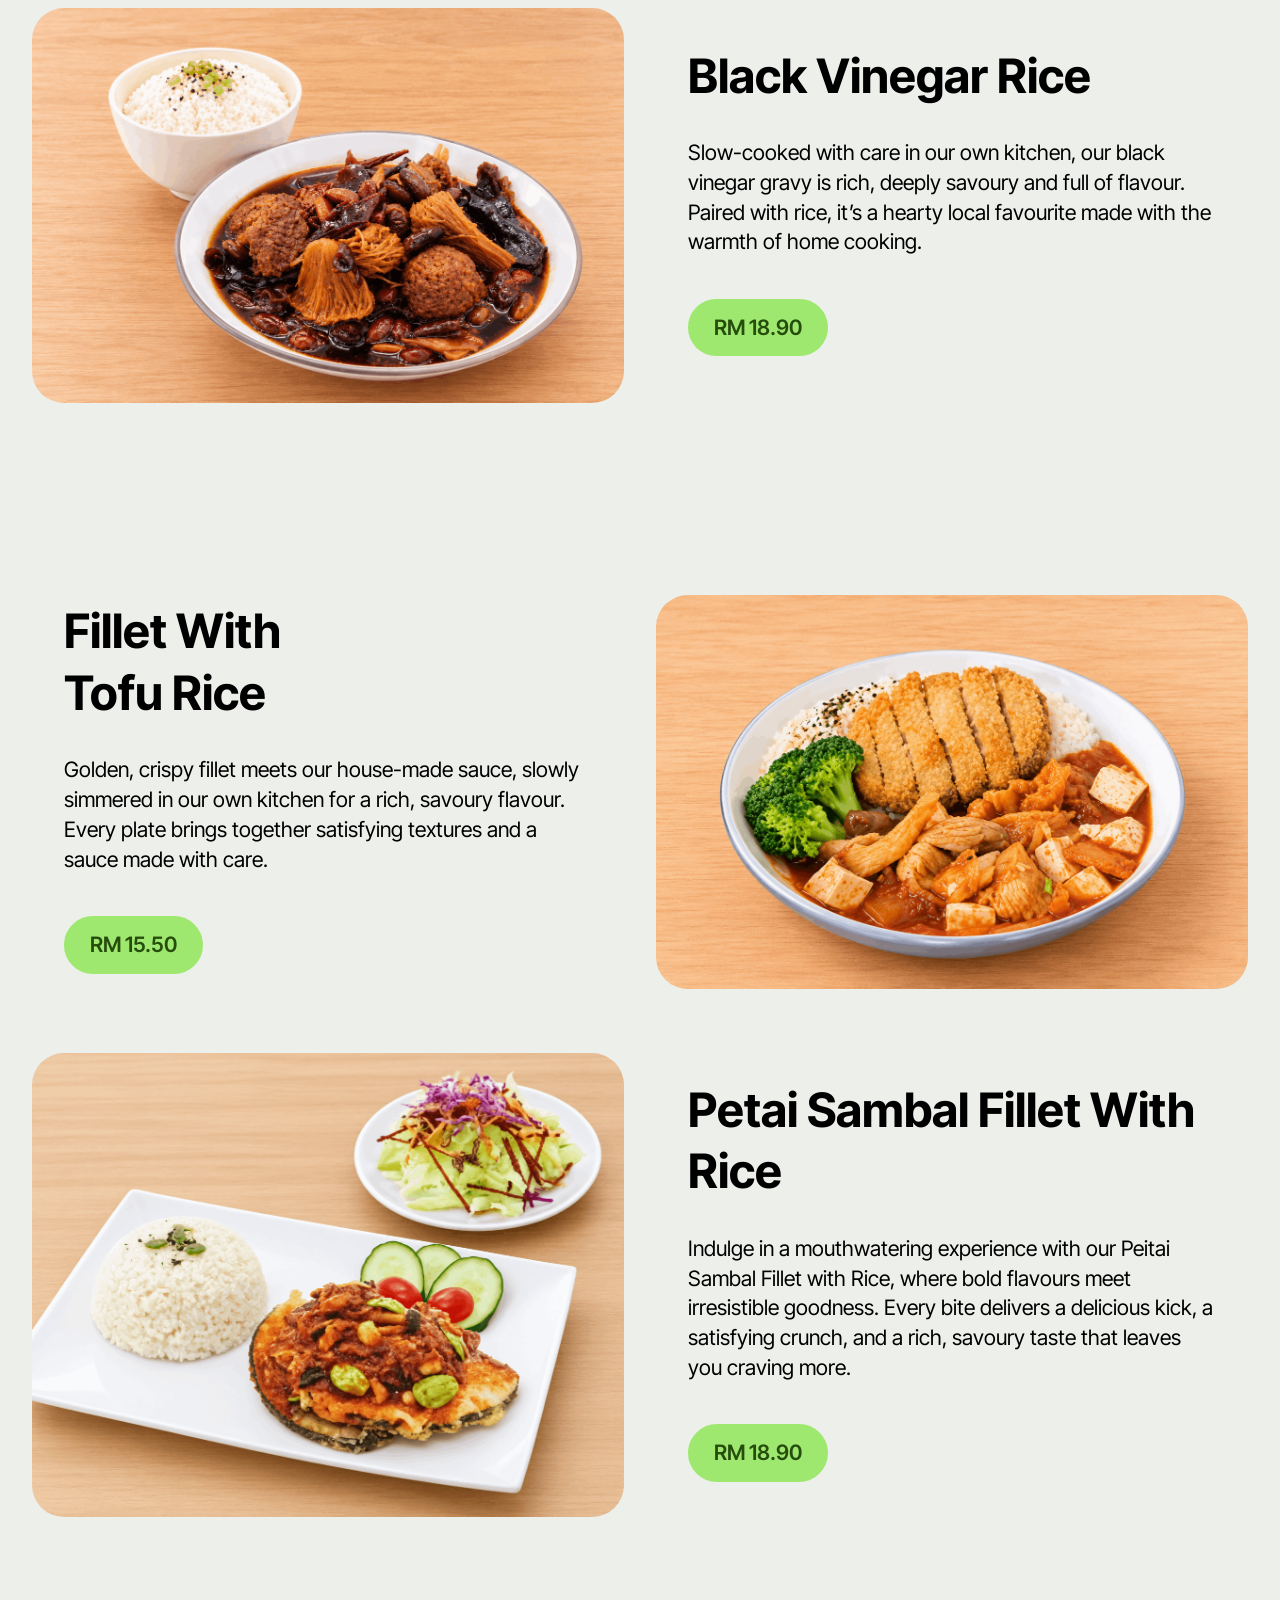
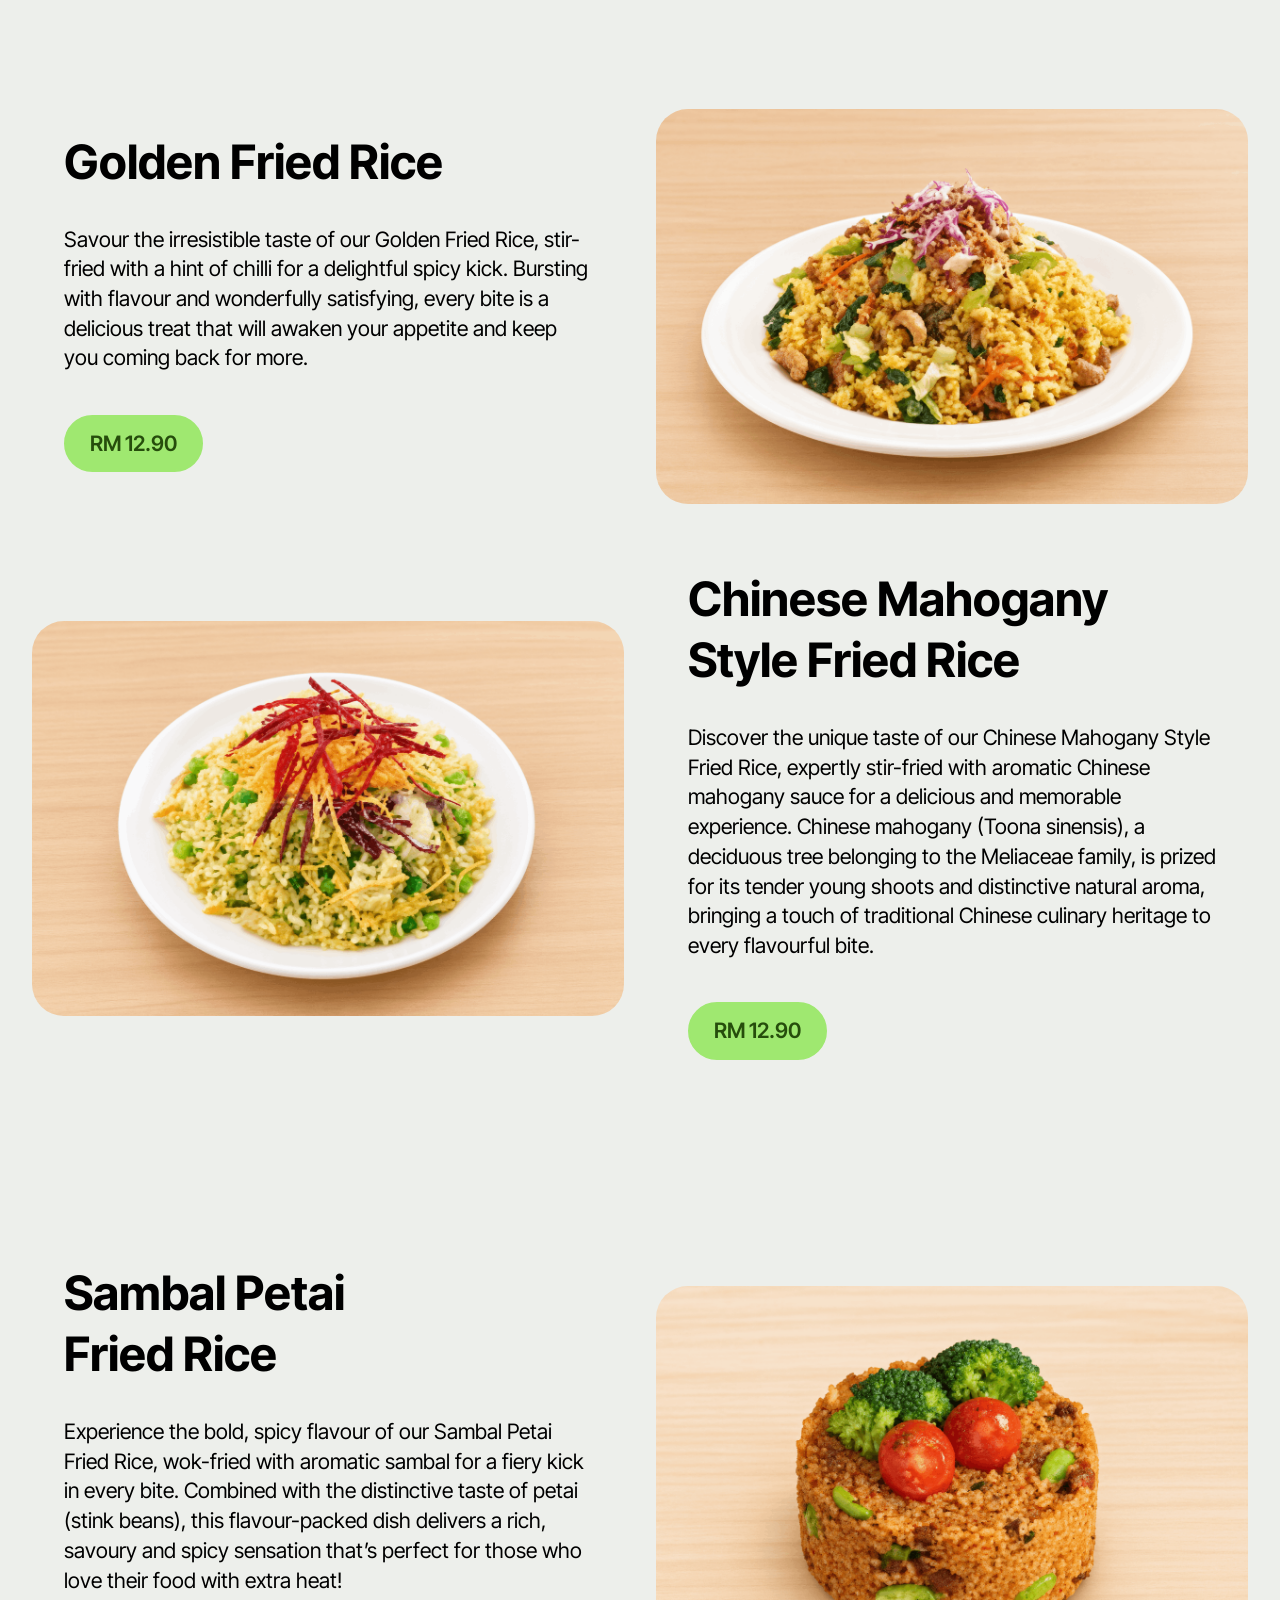
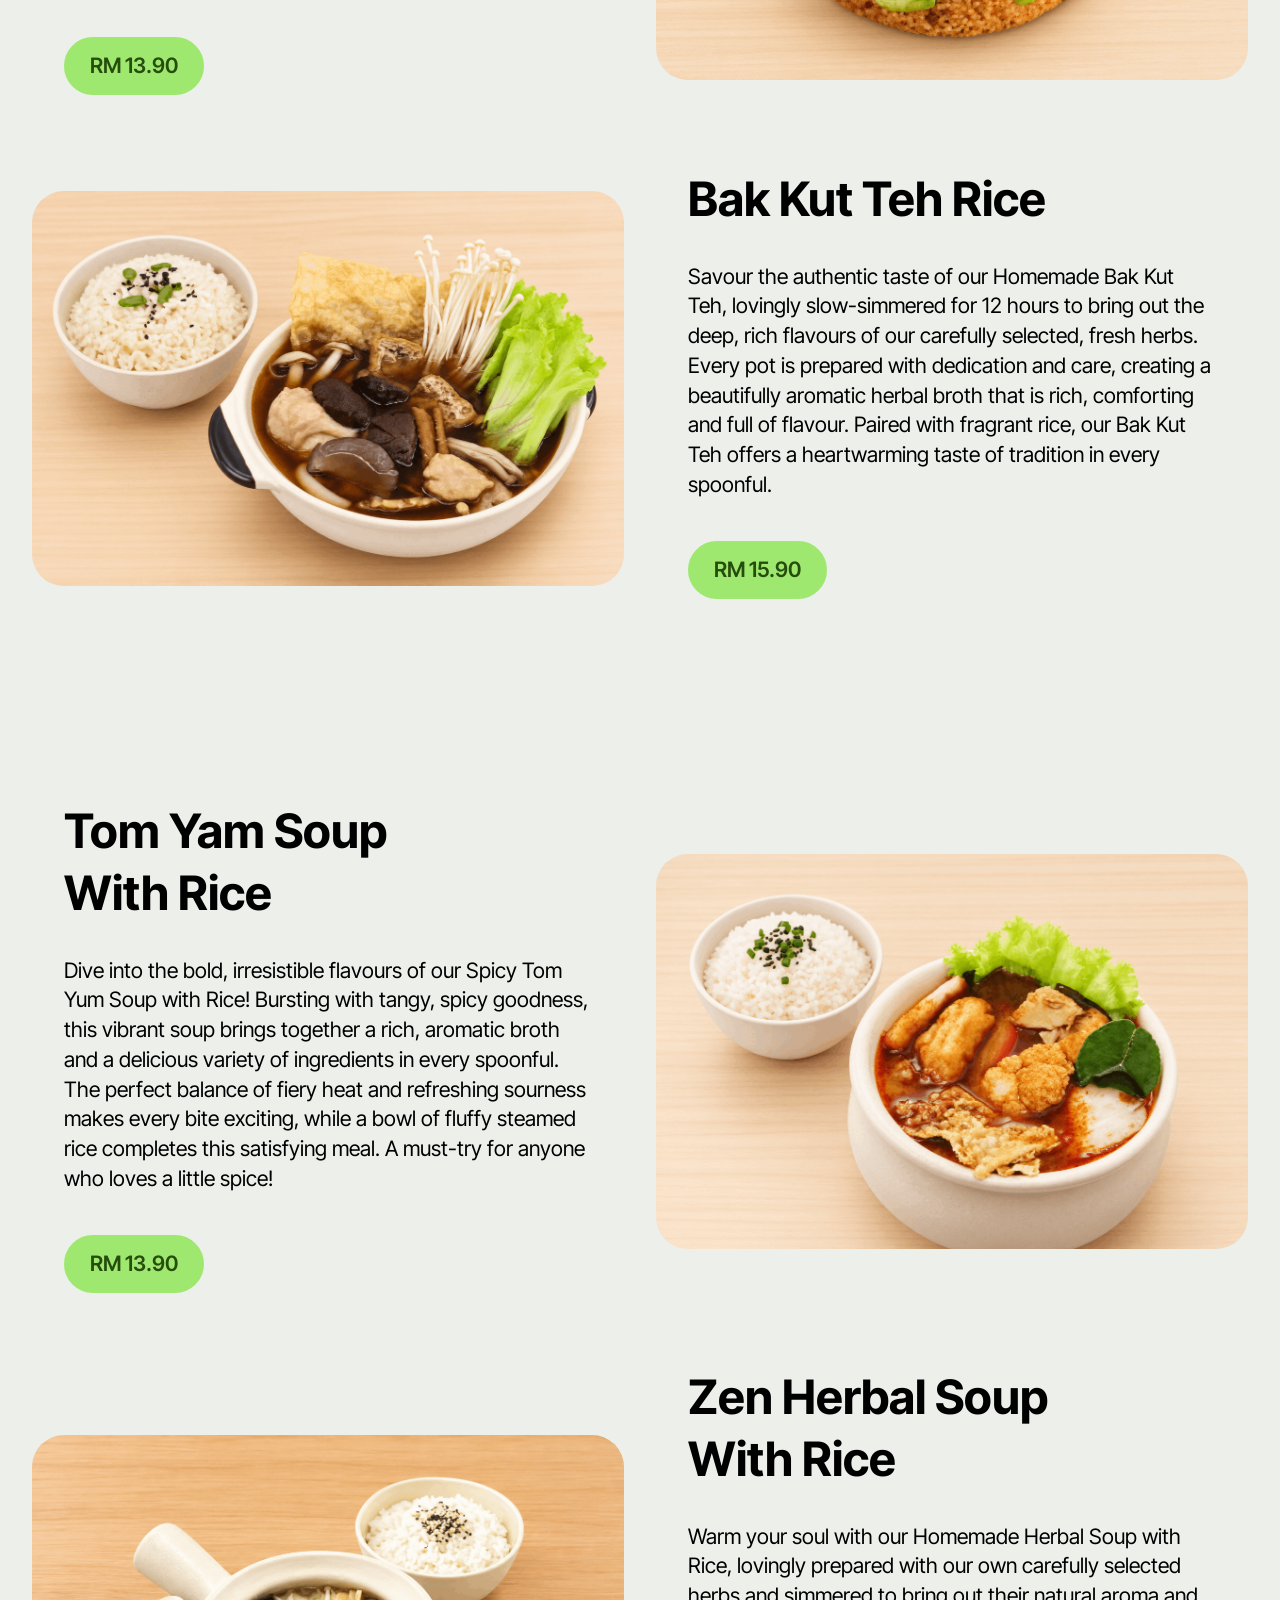
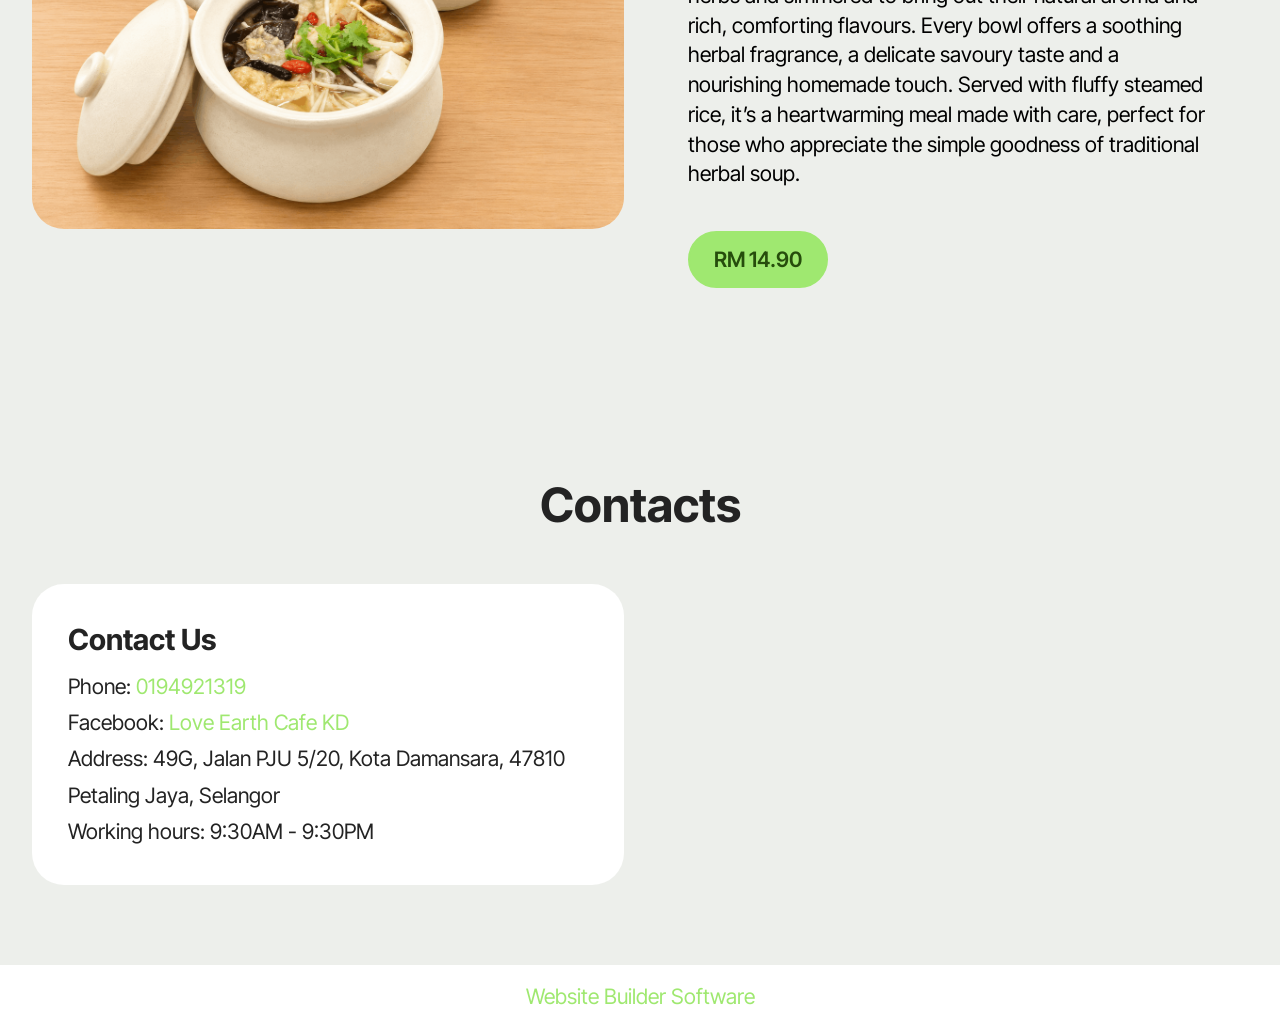
<file: page3.html>
<!DOCTYPE html>
<html  >
<head>
  <!-- Site made with Mobirise Website Builder v6.1.12, https://mobirise.com -->
  <meta charset="UTF-8">
  <meta http-equiv="X-UA-Compatible" content="IE=edge">
  <meta name="generator" content="Mobirise v6.1.12, mobirise.com">
  <meta name="viewport" content="width=device-width, initial-scale=1, minimum-scale=1">
  <link rel="shortcut icon" href="assets/images/557612594-122101455729048654-5465483780750613489-n-removebg-preview-137x137.png" type="image/x-icon">
  <meta name="description" content="">
  
  
  <title>Menu Rice</title>
  <link rel="stylesheet" href="assets/bootstrap/css/bootstrap.min.css">
  <link rel="stylesheet" href="assets/theme/css/style.css">
  <link rel="preload" href="https://fonts.googleapis.com/css?family=Lato:100,100i,300,300i,400,400i,700,700i,900,900i&display=swap" as="style" onload="this.onload=null;this.rel='stylesheet'">
  <noscript><link rel="stylesheet" href="https://fonts.googleapis.com/css?family=Lato:100,100i,300,300i,400,400i,700,700i,900,900i&display=swap"></noscript>
  <link rel="preload" href="https://fonts.googleapis.com/css?family=Inter+Tight:100,200,300,400,500,600,700,800,900,100i,200i,300i,400i,500i,600i,700i,800i,900i&display=swap" as="style" onload="this.onload=null;this.rel='stylesheet'">
  <noscript><link rel="stylesheet" href="https://fonts.googleapis.com/css?family=Inter+Tight:100,200,300,400,500,600,700,800,900,100i,200i,300i,400i,500i,600i,700i,800i,900i&display=swap"></noscript>
  <link rel="preload" as="style" href="assets/mobirise/css/mbr-additional.css?v=rb7Tmz"><link rel="stylesheet" href="assets/mobirise/css/mbr-additional.css?v=rb7Tmz" type="text/css">

  
  
  
</head>
<body>
  
  <section data-bs-version="5.1" class="start article05 cid-vxEEjSZtR8" id="article05-2j">
  

  
  

  <div class="container">
    <div class="row justify-content-center align-items-center">
      <div class="col-12">
        <div class="card-wrapper">
          <div class="row">
            <div class="col-12 col-md-12 col-lg-5 image-wrapper">
              <img class="w-100" src="assets/images/9e5b473f-afd2-4d2f-b04b-688bd99da854-1036x691.png" alt="Mobirise Website Builder">
            </div>
            <div class="col-12 col-lg col-md-12">
              <div class="text-wrapper align-left">
                <h1 class="mbr-section-title mbr-fonts-style mb-4 display-2"><strong>Rice</strong></h1>
                <p class="mbr-text mbr-fonts-style mb-4 display-7">
                  A good rice dish is all about the perfect pairing. From rich, saucy claypot dishes to classic rice meals, there’s a different flavour to enjoy with every bowl.<br>
                </p>
                <div class="mbr-section-btn mt-3"><a class="btn btn-lg btn-black display-7" href="page3.html#features038-2k">Explore Rice</a></div>
              </div>
            </div>
          </div>
        </div>
      </div>
    </div>
  </div>
</section>

<section data-bs-version="5.1" class="features38 cid-vxEEjTvMBp" id="features038-2k">
    

    
    

    <div class="container">
        <div class="row justify-content-center">
            <div class="col-12 col-md-12 col-lg">
                <div class="text-wrapper align-left">
                    <h1 class="mbr-section-title mbr-fonts-style mb-4 display-2"><strong>Lei Cha Rice</strong></h1>
                    <p class="mbr-text align-left mbr-fonts-style mb-4 display-7">Our signature Lei Cha Rice has been loved for 16 years, with a taste that is truly our own. From picking the leaves to hand-pounding our own lei cha paste, every step is done by us, with care and tradition at heart. It’s a unique flavour you won’t find just anywhere.</p>
                    <div class="mbr-section-btn align-left mt-3"><a class="btn btn-primary display-7" href="https://mobiri.se">RM 15.90</a></div>
                </div>
            </div>
            <div class="col-12 col-md-12 col-lg-6 image-wrapper">
                <img class="w-100" src="assets/images/1eb7b4a8-02a6-45c3-a533-5a6823b4645f-1254x1254.png" alt="Mobirise Website Builder">
            </div>
        </div>
        <div class="row row-reverse justify-content-center">

            <div class="col-12 col-md-12 col-lg">
                <div class="text-wrapper align-left">
                    <h1 class="mbr-section-title mbr-fonts-style mb-4 display-2"><strong>Black Vinegar Rice</strong></h1>
                    <p class="mbr-text align-left mbr-fonts-style mb-4 display-7">
                        Slow-cooked with care in our own kitchen, our black vinegar gravy is rich, deeply savoury and full of flavour. Paired with rice, it’s a hearty local favourite made with the warmth of home cooking.
                    </p>
                    <div class="mbr-section-btn align-left mt-3"><a class="btn btn-primary display-7" href="https://mobiri.se">RM 18.90</a></div>
                </div>
            </div>
            <div class="col-12 col-md-12 col-lg-6 image-wrapper">
                <img class="w-100" src="assets/images/2fbd5806-1015-48a7-9273-9c697d16dde6-1256x837.png" alt="Mobirise Website Builder">
            </div>
        </div>
        
    </div>
</section>

<section data-bs-version="5.1" class="features38 cid-vxEEjTGHfq" id="features038-2l">
    

    
    

    <div class="container">
        <div class="row justify-content-center">
            <div class="col-12 col-md-12 col-lg">
                <div class="text-wrapper align-left">
                    <h1 class="mbr-section-title mbr-fonts-style mb-4 display-2"><strong>Fillet With </strong><br><strong>Tofu Rice</strong></h1>
                    <p class="mbr-text align-left mbr-fonts-style mb-4 display-7">
                        Golden, crispy fillet meets our house-made sauce, slowly simmered in our own kitchen for a rich, savoury flavour. Every plate brings together satisfying textures and a sauce made with care.</p>
                    <div class="mbr-section-btn align-left mt-3"><a class="btn btn-primary display-7" href="https://mobiri.se">RM 15.50</a></div>
                </div>
            </div>
            <div class="col-12 col-md-12 col-lg-6 image-wrapper">
                <img class="w-100" src="assets/images/9e5b473f-afd2-4d2f-b04b-688bd99da854-1256x837.png" alt="Mobirise Website Builder">
            </div>
        </div>
        <div class="row row-reverse justify-content-center">

            <div class="col-12 col-md-12 col-lg">
                <div class="text-wrapper align-left">
                    <h1 class="mbr-section-title mbr-fonts-style mb-4 display-2"><strong>Petai Sambal Fillet With Rice</strong><strong><br></strong></h1>
                    <p class="mbr-text align-left mbr-fonts-style mb-4 display-7">Indulge in a mouthwatering experience with our Peitai Sambal Fillet with Rice, where bold flavours meet irresistible goodness. Every bite delivers a delicious kick, a satisfying crunch, and a rich, savoury taste that leaves you craving more.<br></p>
                    <div class="mbr-section-btn align-left mt-3"><a class="btn btn-primary display-7" href="https://mobiri.se">RM 18.90</a></div>
                </div>
            </div>
            <div class="col-12 col-md-12 col-lg-6 image-wrapper">
                <img class="w-100" src="assets/images/50fcad39-af7d-44f6-aa09-c594fedad500-1256x985.png" alt="Mobirise Website Builder">
            </div>
        </div>
        
    </div>
</section>

<section data-bs-version="5.1" class="features38 cid-vxEEjTSkdH" id="features038-2m">
    

    
    

    <div class="container">
        <div class="row justify-content-center">
            <div class="col-12 col-md-12 col-lg">
                <div class="text-wrapper align-left">
                    <h1 class="mbr-section-title mbr-fonts-style mb-4 display-2">
                        <strong>Golden Fried Rice</strong></h1>
                    <p class="mbr-text align-left mbr-fonts-style mb-4 display-7">
                        Savour the irresistible taste of our Golden Fried Rice, stir-fried with a hint of chilli for a delightful spicy kick. Bursting with flavour and wonderfully satisfying, every bite is a delicious treat that will awaken your appetite and keep you coming back for more.
                    </p>
                    <div class="mbr-section-btn align-left mt-3"><a class="btn btn-primary display-7" href="https://mobiri.se">RM 12.90</a></div>
                </div>
            </div>
            <div class="col-12 col-md-12 col-lg-6 image-wrapper">
                <img class="w-100" src="assets/images/9d651971-f77f-4586-9523-b1cae97bf38c-1256x837.png" alt="Mobirise Website Builder">
            </div>
        </div>
        <div class="row row-reverse justify-content-center">

            <div class="col-12 col-md-12 col-lg">
                <div class="text-wrapper align-left">
                    <h1 class="mbr-section-title mbr-fonts-style mb-4 display-2"><strong>Chinese Mahogany Style Fried Rice</strong></h1>
                    <p class="mbr-text align-left mbr-fonts-style mb-4 display-7">
                        Discover the unique taste of our Chinese Mahogany Style Fried Rice, expertly stir-fried with aromatic Chinese mahogany sauce for a delicious and memorable experience. Chinese mahogany (Toona sinensis), a deciduous tree belonging to the Meliaceae family, is prized for its tender young shoots and distinctive natural aroma, bringing a touch of traditional Chinese culinary heritage to every flavourful bite.
                    </p>
                    <div class="mbr-section-btn align-left mt-3"><a class="btn btn-primary display-7" href="https://mobiri.se">RM 12.90</a></div>
                </div>
            </div>
            <div class="col-12 col-md-12 col-lg-6 image-wrapper">
                <img class="w-100" src="assets/images/fe1510b5-a287-4535-81e7-a7429c52150e-1256x837.png" alt="Mobirise Website Builder">
            </div>
        </div>
        
    </div>
</section>

<section data-bs-version="5.1" class="features38 cid-vxEEjU1s2p" id="features038-2n">
    

    
    

    <div class="container">
        <div class="row justify-content-center">
            <div class="col-12 col-md-12 col-lg">
                <div class="text-wrapper align-left">
                    <h1 class="mbr-section-title mbr-fonts-style mb-4 display-2"><strong>Sambal Petai </strong><br><strong>Fried Rice</strong></h1>
                    <p class="mbr-text align-left mbr-fonts-style mb-4 display-7">
                        Experience the bold, spicy flavour of our Sambal Petai Fried Rice, wok-fried with aromatic sambal for a fiery kick in every bite. Combined with the distinctive taste of petai (stink beans), this flavour-packed dish delivers a rich, savoury and spicy sensation that’s perfect for those who love their food with extra heat!
                    </p>
                    <div class="mbr-section-btn align-left mt-3"><a class="btn btn-primary display-7" href="https://mobiri.se">RM 13.90</a></div>
                </div>
            </div>
            <div class="col-12 col-md-12 col-lg-6 image-wrapper">
                <img class="w-100" src="assets/images/ad8850ca-1c3e-4bbb-a571-c55c06a7f563-1256x837.png" alt="Mobirise Website Builder">
            </div>
        </div>
        <div class="row row-reverse justify-content-center">

            <div class="col-12 col-md-12 col-lg">
                <div class="text-wrapper align-left">
                    <h1 class="mbr-section-title mbr-fonts-style mb-4 display-2"><strong>Bak Kut Teh Rice</strong></h1>
                    <p class="mbr-text align-left mbr-fonts-style mb-4 display-7">
                        Savour the authentic taste of our Homemade Bak Kut Teh, lovingly slow-simmered for 12 hours to bring out the deep, rich flavours of our carefully selected, fresh herbs. Every pot is prepared with dedication and care, creating a beautifully aromatic herbal broth that is rich, comforting and full of flavour. Paired with fragrant rice, our Bak Kut Teh offers a heartwarming taste of tradition in every spoonful.
                    </p>
                    <div class="mbr-section-btn align-left mt-3"><a class="btn btn-primary display-7" href="https://mobiri.se">RM 15.90</a></div>
                </div>
            </div>
            <div class="col-12 col-md-12 col-lg-6 image-wrapper">
                <img class="w-100" src="assets/images/9b6aa670-b8a6-417b-9632-016ddc77a17f-1256x837.png" alt="Mobirise Website Builder">
            </div>
        </div>
        
    </div>
</section>

<section data-bs-version="5.1" class="features38 cid-vxFwuttnG2" id="features038-2p">
    

    
    

    <div class="container">
        <div class="row justify-content-center">
            <div class="col-12 col-md-12 col-lg">
                <div class="text-wrapper align-left">
                    <h1 class="mbr-section-title mbr-fonts-style mb-4 display-2"><strong>Tom Yam Soup </strong><br><strong>With Rice</strong></h1>
                    <p class="mbr-text align-left mbr-fonts-style mb-4 display-7">
                        Dive into the bold, irresistible flavours of our Spicy Tom Yum Soup with Rice! Bursting with tangy, spicy goodness, this vibrant soup brings together a rich, aromatic broth and a delicious variety of ingredients in every spoonful. The perfect balance of fiery heat and refreshing sourness makes every bite exciting, while a bowl of fluffy steamed rice completes this satisfying meal. A must-try for anyone who loves a little spice!
                    </p>
                    <div class="mbr-section-btn align-left mt-3"><a class="btn btn-primary display-7" href="https://mobiri.se">RM 13.90</a></div>
                </div>
            </div>
            <div class="col-12 col-md-12 col-lg-6 image-wrapper">
                <img class="w-100" src="assets/images/356a8d41-1657-4d4d-b617-77953f77a4b2-1256x837.png" alt="Mobirise Website Builder">
            </div>
        </div>
        <div class="row row-reverse justify-content-center">

            <div class="col-12 col-md-12 col-lg">
                <div class="text-wrapper align-left">
                    <h1 class="mbr-section-title mbr-fonts-style mb-4 display-2"><strong>Zen Herbal Soup </strong><br><strong>With Rice</strong></h1>
                    <p class="mbr-text align-left mbr-fonts-style mb-4 display-7">
                        Warm your soul with our Homemade Herbal Soup with Rice, lovingly prepared with our own carefully selected herbs and simmered to bring out their natural aroma and rich, comforting flavours. Every bowl offers a soothing herbal fragrance, a delicate savoury taste and a nourishing homemade touch. Served with fluffy steamed rice, it’s a heartwarming meal made with care, perfect for those who appreciate the simple goodness of traditional herbal soup.
                    </p>
                    <div class="mbr-section-btn align-left mt-3"><a class="btn btn-primary display-7" href="https://mobiri.se">RM 14.90</a></div>
                </div>
            </div>
            <div class="col-12 col-md-12 col-lg-6 image-wrapper">
                <img class="w-100" src="assets/images/9070011d-95c7-45fe-b06b-54a433cfa0ae-1256x837.png" alt="Mobirise Website Builder">
            </div>
        </div>
        
    </div>
</section>

<section data-bs-version="5.1" class="contacts02 map1 cid-vxEEjUbWBz" id="contacts02-2o">

    

    
    <div class="container">
        <div class="row justify-content-center">
            <div class="col-12 content-head">
                <div class="mbr-section-head mb-5">
                    <h3 class="mbr-section-title mbr-fonts-style align-center mb-0 display-2">
                        <strong>Contacts</strong>
                    </h3>
                    
                </div>
            </div>
        </div>
        <div class="row justify-content-center">
            <div class="card col-12 col-md-12 col-lg-6">
                <div class="card-wrapper">
                    <div class="text-wrapper">
                        <h5 class="cardTitle mbr-fonts-style mb-2 display-5">
                            <strong>Contact Us</strong>
                        </h5>
                        <ul class="list mbr-fonts-style display-7">
                            <li class="mbr-text item-wrap">Phone: <a href="https://wa.me/60194921319" class="text-primary">0194921319</a></li><li class="mbr-text item-wrap">Facebook: <a href="https://www.facebook.com/share/1CH7hMEUw2/" class="text-primary" target="_blank">Love Earth Cafe KD</a></li><a href="https://www.facebook.com/share/1CH7hMEUw2/" class="text-primary" target="_blank">
                            </a><li class="mbr-text item-wrap">Address: 49G, Jalan PJU 5/20, Kota Damansara, 47810 Petaling Jaya, Selangor</li><li class="mbr-text item-wrap">Working hours: 9:30AM - 9:30PM</li>
                        </ul>
                    </div>
                </div>
            </div>
            <div class="map-wrapper col-md-12 col-lg-6">
                <div class="google-map"><iframe frameborder="0" style="border:0" src="https://www.google.com/maps/embed?pb=!1m18!1m12!1m3!1d3983.7747412563385!2d101.59393519999999!3d3.1540095999999997!2m3!1f0!2f0!3f0!3m2!1i1024!2i768!4f13.1!3m3!1m2!1s0x31cc4f0000754921%3A0xf812c034bf320e14!2zTG92ZSBFYXJ0aCBWZWdldGFyaWFuIENhZmUgS0Qg54ix5Zyw55CD57Sg6aOf5Z2K!5e0!3m2!1sen!2smy!4v1791424915194!5m2!1sen!2smy" allowfullscreen=""></iframe></div>
            </div>
        </div>
    </div>
</section><section class="display-7" style="padding: 0;align-items: center;justify-content: center;flex-wrap: wrap;    align-content: center;display: flex;position: relative;height: 4rem;"><a href="https://mobiri.se/5185891" style="flex: 1 1;height: 4rem;position: absolute;width: 100%;z-index: 1;"><img alt="" style="height: 4rem;" src="[data-uri]"></a><p style="margin: 0;text-align: center;" class="display-7">&#8204;</p><a style="z-index:1" href="https://mobirise.com"> Website Builder Software</a></section><script src="assets/bootstrap/js/bootstrap.bundle.min.js"></script>  <script src="assets/smoothscroll/smooth-scroll.js"></script>  <script src="assets/ytplayer/index.js"></script>  <script src="assets/theme/js/script.js"></script>  
  
  
</body>
</html>
</file>
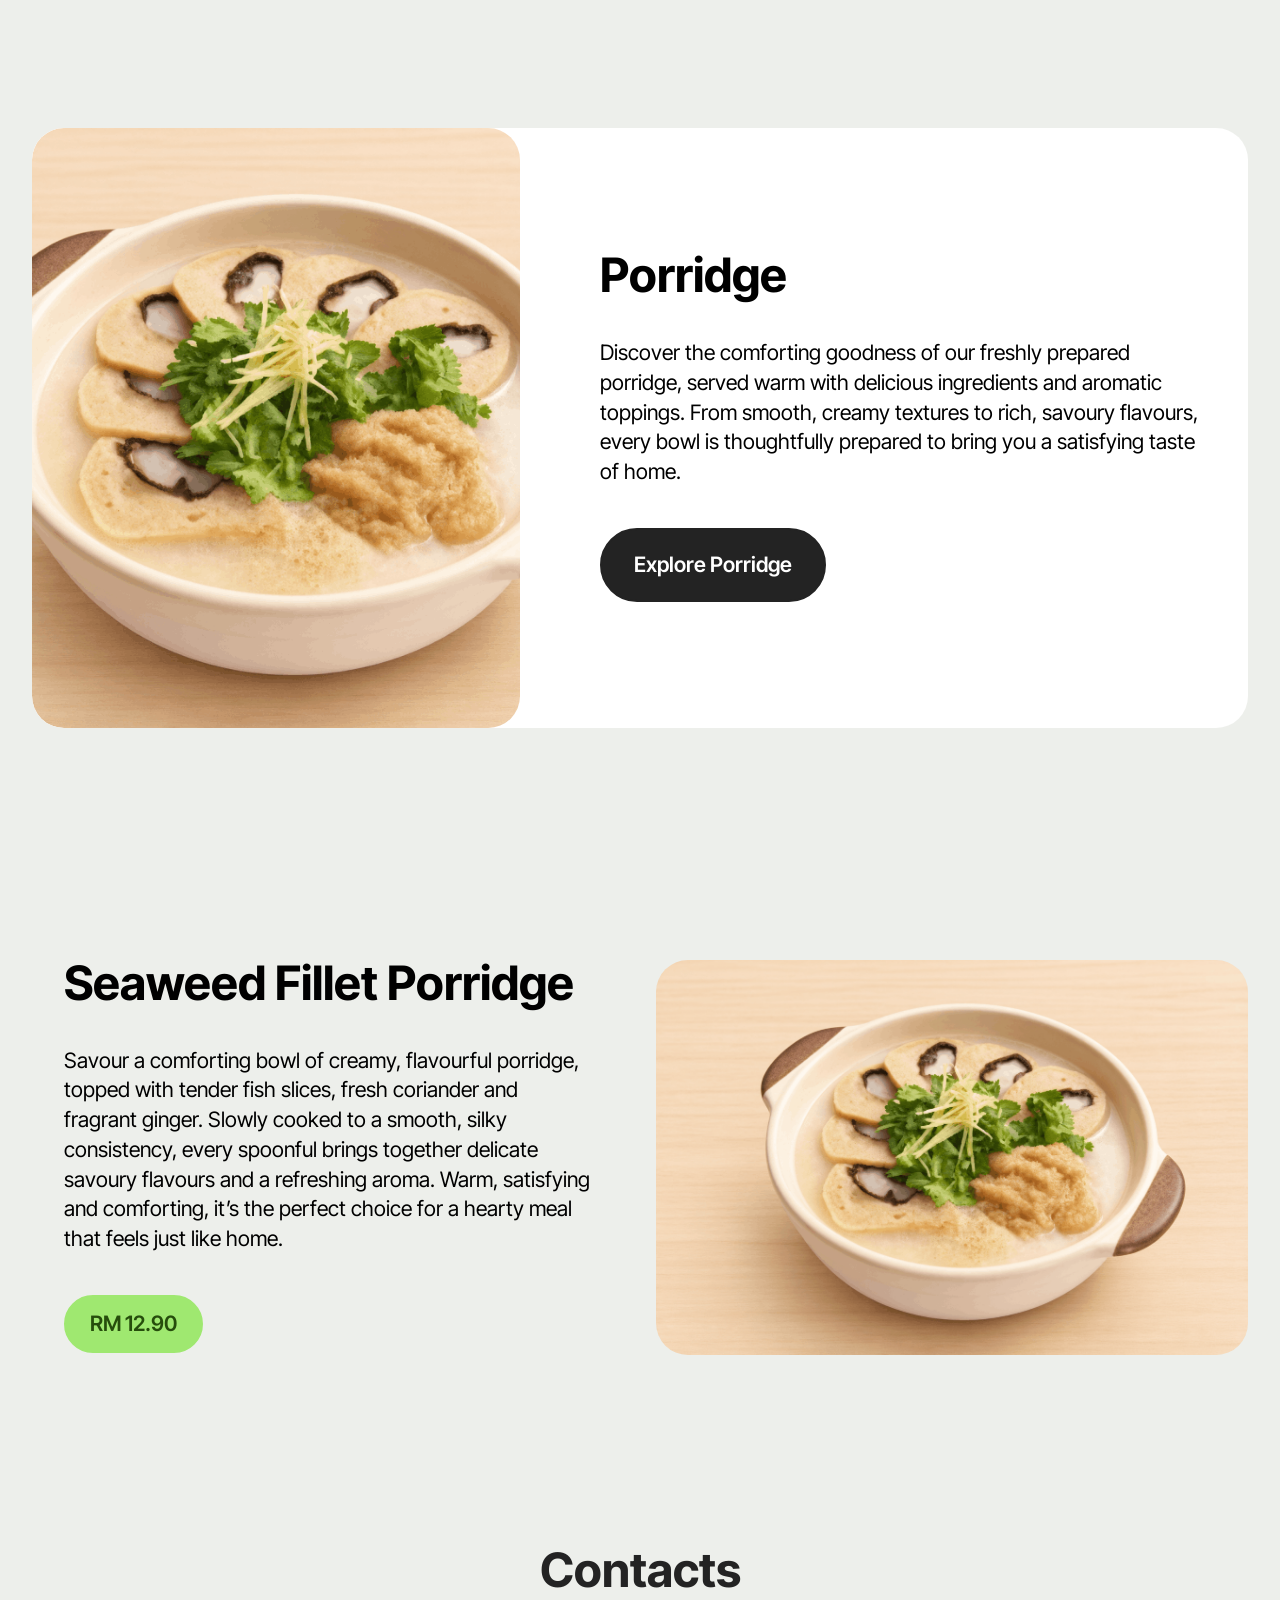
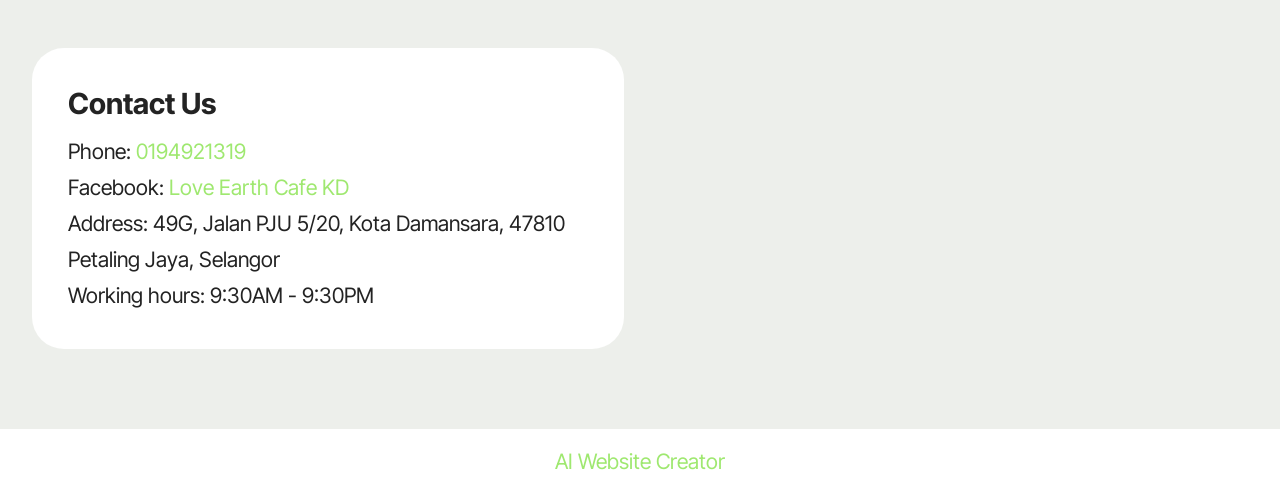
<file: page4.html>
<!DOCTYPE html>
<html  >
<head>
  <!-- Site made with Mobirise Website Builder v6.1.12, https://mobirise.com -->
  <meta charset="UTF-8">
  <meta http-equiv="X-UA-Compatible" content="IE=edge">
  <meta name="generator" content="Mobirise v6.1.12, mobirise.com">
  <meta name="viewport" content="width=device-width, initial-scale=1, minimum-scale=1">
  <link rel="shortcut icon" href="assets/images/557612594-122101455729048654-5465483780750613489-n-removebg-preview-137x137.png" type="image/x-icon">
  <meta name="description" content="">
  
  
  <title>Menu Porridge</title>
  <link rel="stylesheet" href="assets/bootstrap/css/bootstrap.min.css">
  <link rel="stylesheet" href="assets/theme/css/style.css">
  <link rel="preload" href="https://fonts.googleapis.com/css?family=Lato:100,100i,300,300i,400,400i,700,700i,900,900i&display=swap" as="style" onload="this.onload=null;this.rel='stylesheet'">
  <noscript><link rel="stylesheet" href="https://fonts.googleapis.com/css?family=Lato:100,100i,300,300i,400,400i,700,700i,900,900i&display=swap"></noscript>
  <link rel="preload" href="https://fonts.googleapis.com/css?family=Inter+Tight:100,200,300,400,500,600,700,800,900,100i,200i,300i,400i,500i,600i,700i,800i,900i&display=swap" as="style" onload="this.onload=null;this.rel='stylesheet'">
  <noscript><link rel="stylesheet" href="https://fonts.googleapis.com/css?family=Inter+Tight:100,200,300,400,500,600,700,800,900,100i,200i,300i,400i,500i,600i,700i,800i,900i&display=swap"></noscript>
  <link rel="preload" as="style" href="assets/mobirise/css/mbr-additional.css?v=W9RrTo"><link rel="stylesheet" href="assets/mobirise/css/mbr-additional.css?v=W9RrTo" type="text/css">

  
  
  
</head>
<body>
  
  <section data-bs-version="5.1" class="start article05 cid-vxFyQ16TQH" id="article05-2q">
  

  
  

  <div class="container">
    <div class="row justify-content-center align-items-center">
      <div class="col-12">
        <div class="card-wrapper">
          <div class="row">
            <div class="col-12 col-md-12 col-lg-5 image-wrapper">
              <img class="w-100" src="assets/images/de9ced72-52a0-4670-824f-9872ffd21b2d-1036x691.png" alt="Mobirise Website Builder">
            </div>
            <div class="col-12 col-lg col-md-12">
              <div class="text-wrapper align-left">
                <h1 class="mbr-section-title mbr-fonts-style mb-4 display-2"><strong>Porridge</strong></h1>
                <p class="mbr-text mbr-fonts-style mb-4 display-7">
                  Discover the comforting goodness of our freshly prepared porridge, served warm with delicious ingredients and aromatic toppings. From smooth, creamy textures to rich, savoury flavours, every bowl is thoughtfully prepared to bring you a satisfying taste of home.<br>
                </p>
                <div class="mbr-section-btn mt-3"><a class="btn btn-lg btn-black display-7" href="page4.html#features038-2r">Explore Porridge</a></div>
              </div>
            </div>
          </div>
        </div>
      </div>
    </div>
  </div>
</section>

<section data-bs-version="5.1" class="features38 cid-vxFyQ1lCX7" id="features038-2r">
    

    
    

    <div class="container">
        <div class="row justify-content-center">
            <div class="col-12 col-md-12 col-lg">
                <div class="text-wrapper align-left">
                    <h1 class="mbr-section-title mbr-fonts-style mb-4 display-2"><strong>Seaweed Fillet Porridge</strong></h1>
                    <p class="mbr-text align-left mbr-fonts-style mb-4 display-7">Savour a comforting bowl of creamy, flavourful porridge, topped with tender fish slices, fresh coriander and fragrant ginger. Slowly cooked to a smooth, silky consistency, every spoonful brings together delicate savoury flavours and a refreshing aroma. Warm, satisfying and comforting, it’s the perfect choice for a hearty meal that feels just like home.</p>
                    <div class="mbr-section-btn align-left mt-3"><a class="btn btn-primary display-7" href="https://mobiri.se">RM 12.90</a></div>
                </div>
            </div>
            <div class="col-12 col-md-12 col-lg-6 image-wrapper">
                <img class="w-100" src="assets/images/de9ced72-52a0-4670-824f-9872ffd21b2d-1256x837.png" alt="Mobirise Website Builder">
            </div>
        </div>
        
        
    </div>
</section>

<section data-bs-version="5.1" class="contacts02 map1 cid-vxFyQ24pcg" id="contacts02-2w">

    

    
    <div class="container">
        <div class="row justify-content-center">
            <div class="col-12 content-head">
                <div class="mbr-section-head mb-5">
                    <h3 class="mbr-section-title mbr-fonts-style align-center mb-0 display-2">
                        <strong>Contacts</strong>
                    </h3>
                    
                </div>
            </div>
        </div>
        <div class="row justify-content-center">
            <div class="card col-12 col-md-12 col-lg-6">
                <div class="card-wrapper">
                    <div class="text-wrapper">
                        <h5 class="cardTitle mbr-fonts-style mb-2 display-5">
                            <strong>Contact Us</strong>
                        </h5>
                        <ul class="list mbr-fonts-style display-7">
                            <li class="mbr-text item-wrap">Phone: <a href="https://wa.me/60194921319" class="text-primary">0194921319</a></li><li class="mbr-text item-wrap">Facebook: <a href="https://www.facebook.com/share/1CH7hMEUw2/" class="text-primary" target="_blank">Love Earth Cafe KD</a></li><a href="https://www.facebook.com/share/1CH7hMEUw2/" class="text-primary" target="_blank">
                            </a><li class="mbr-text item-wrap">Address: 49G, Jalan PJU 5/20, Kota Damansara, 47810 Petaling Jaya, Selangor</li><li class="mbr-text item-wrap">Working hours: 9:30AM - 9:30PM</li>
                        </ul>
                    </div>
                </div>
            </div>
            <div class="map-wrapper col-md-12 col-lg-6">
                <div class="google-map"><iframe frameborder="0" style="border:0" src="https://www.google.com/maps/embed?pb=!1m18!1m12!1m3!1d3983.7747412563385!2d101.59393519999999!3d3.1540095999999997!2m3!1f0!2f0!3f0!3m2!1i1024!2i768!4f13.1!3m3!1m2!1s0x31cc4f0000754921%3A0xf812c034bf320e14!2zTG92ZSBFYXJ0aCBWZWdldGFyaWFuIENhZmUgS0Qg54ix5Zyw55CD57Sg6aOf5Z2K!5e0!3m2!1sen!2smy!4v1791424915194!5m2!1sen!2smy" allowfullscreen=""></iframe></div>
            </div>
        </div>
    </div>
</section><section class="display-7" style="padding: 0;align-items: center;justify-content: center;flex-wrap: wrap;    align-content: center;display: flex;position: relative;height: 4rem;"><a href="https://mobiri.se/5185891" style="flex: 1 1;height: 4rem;position: absolute;width: 100%;z-index: 1;"><img alt="" style="height: 4rem;" src="[data-uri]"></a><p style="margin: 0;text-align: center;" class="display-7">&#8204;</p><a style="z-index:1" href="https://mobirise.com/builder/ai-website-creator.html">AI Website Creator</a></section><script src="assets/bootstrap/js/bootstrap.bundle.min.js"></script>  <script src="assets/smoothscroll/smooth-scroll.js"></script>  <script src="assets/ytplayer/index.js"></script>  <script src="assets/theme/js/script.js"></script>  
  
  
</body>
</html>
</file>
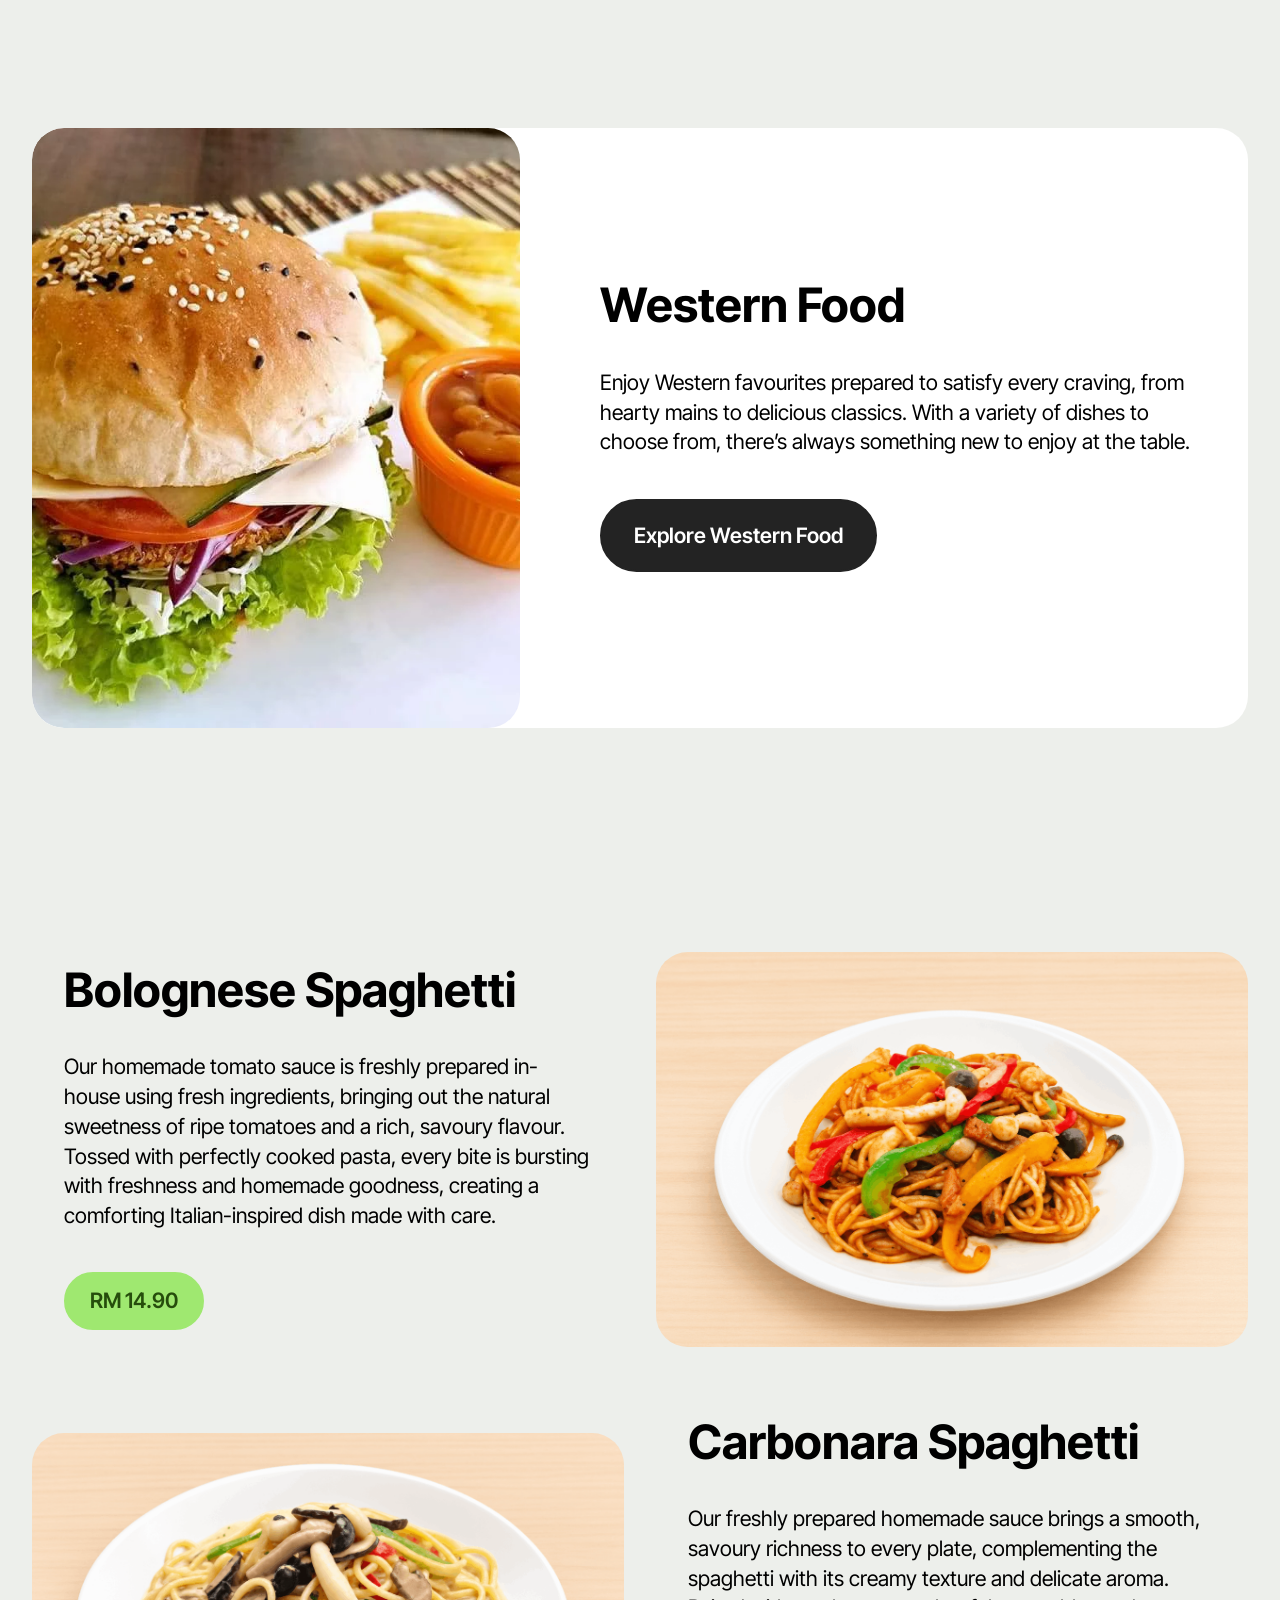
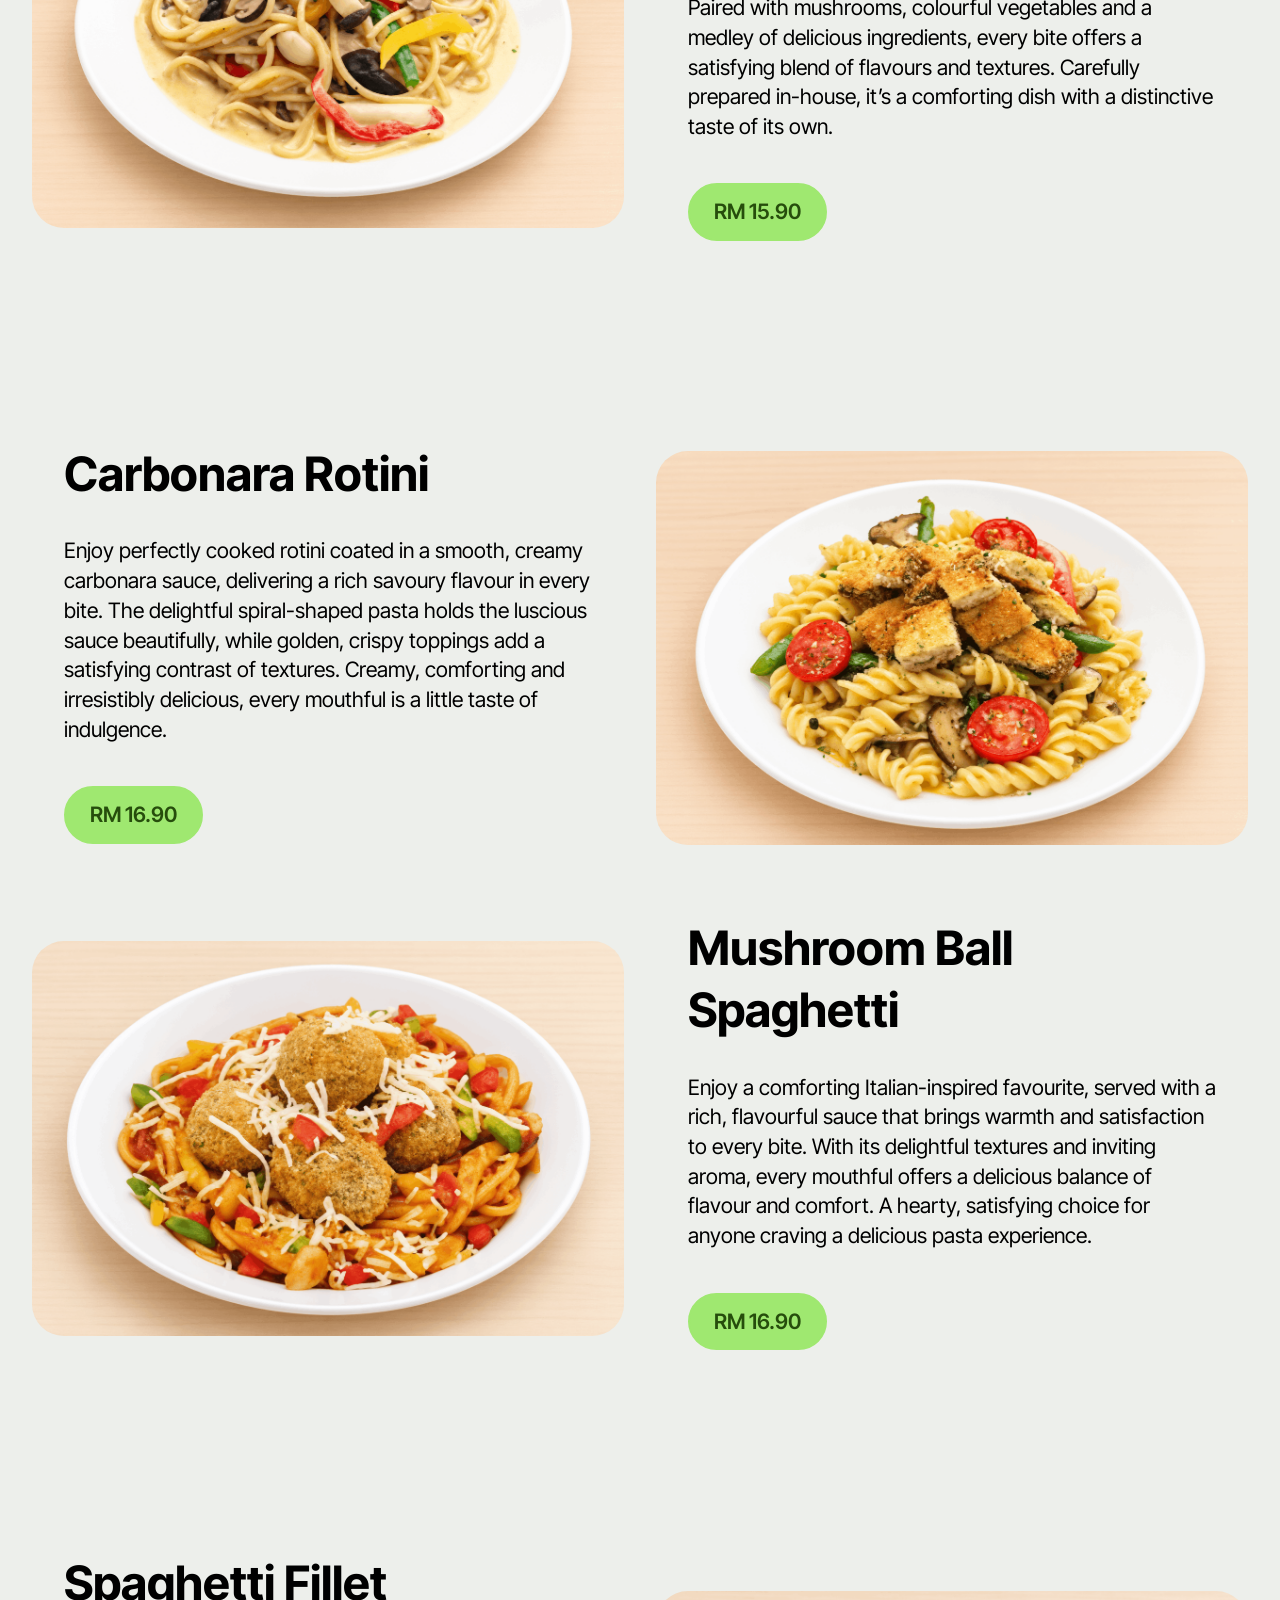
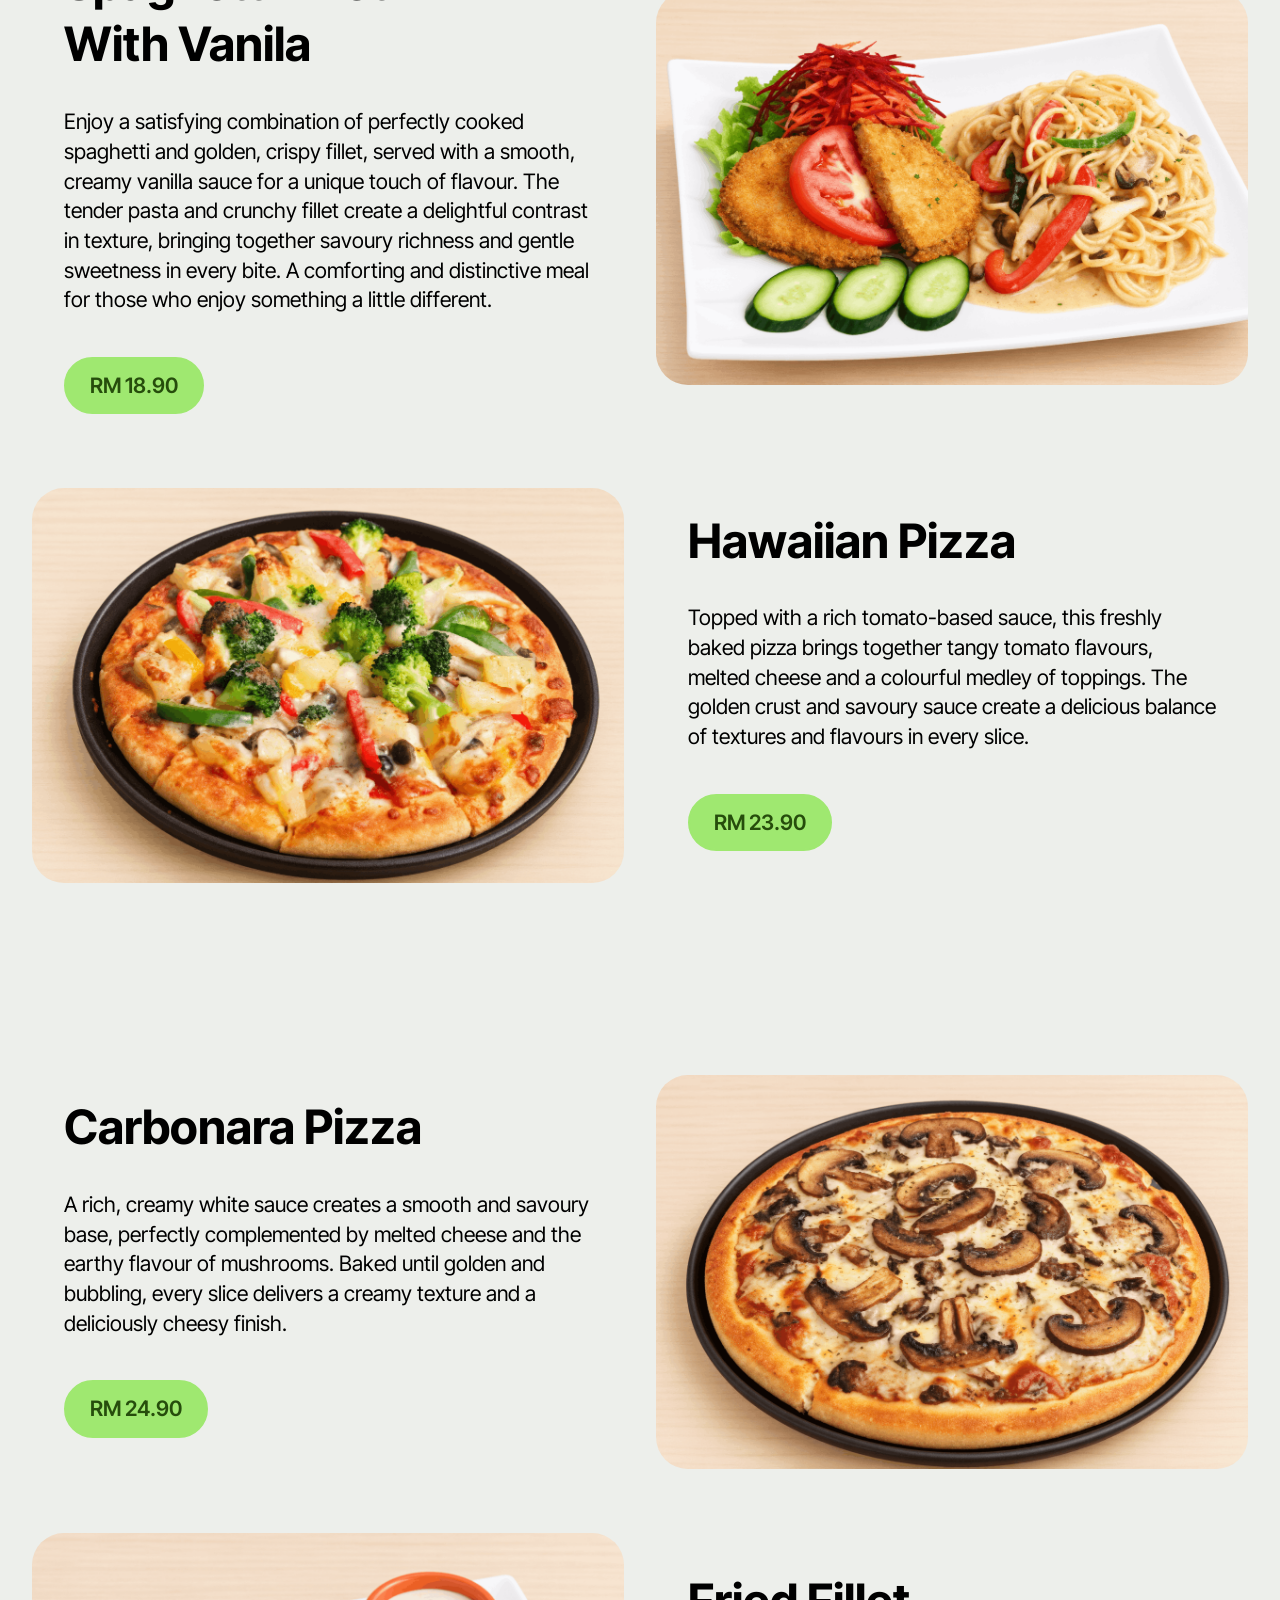
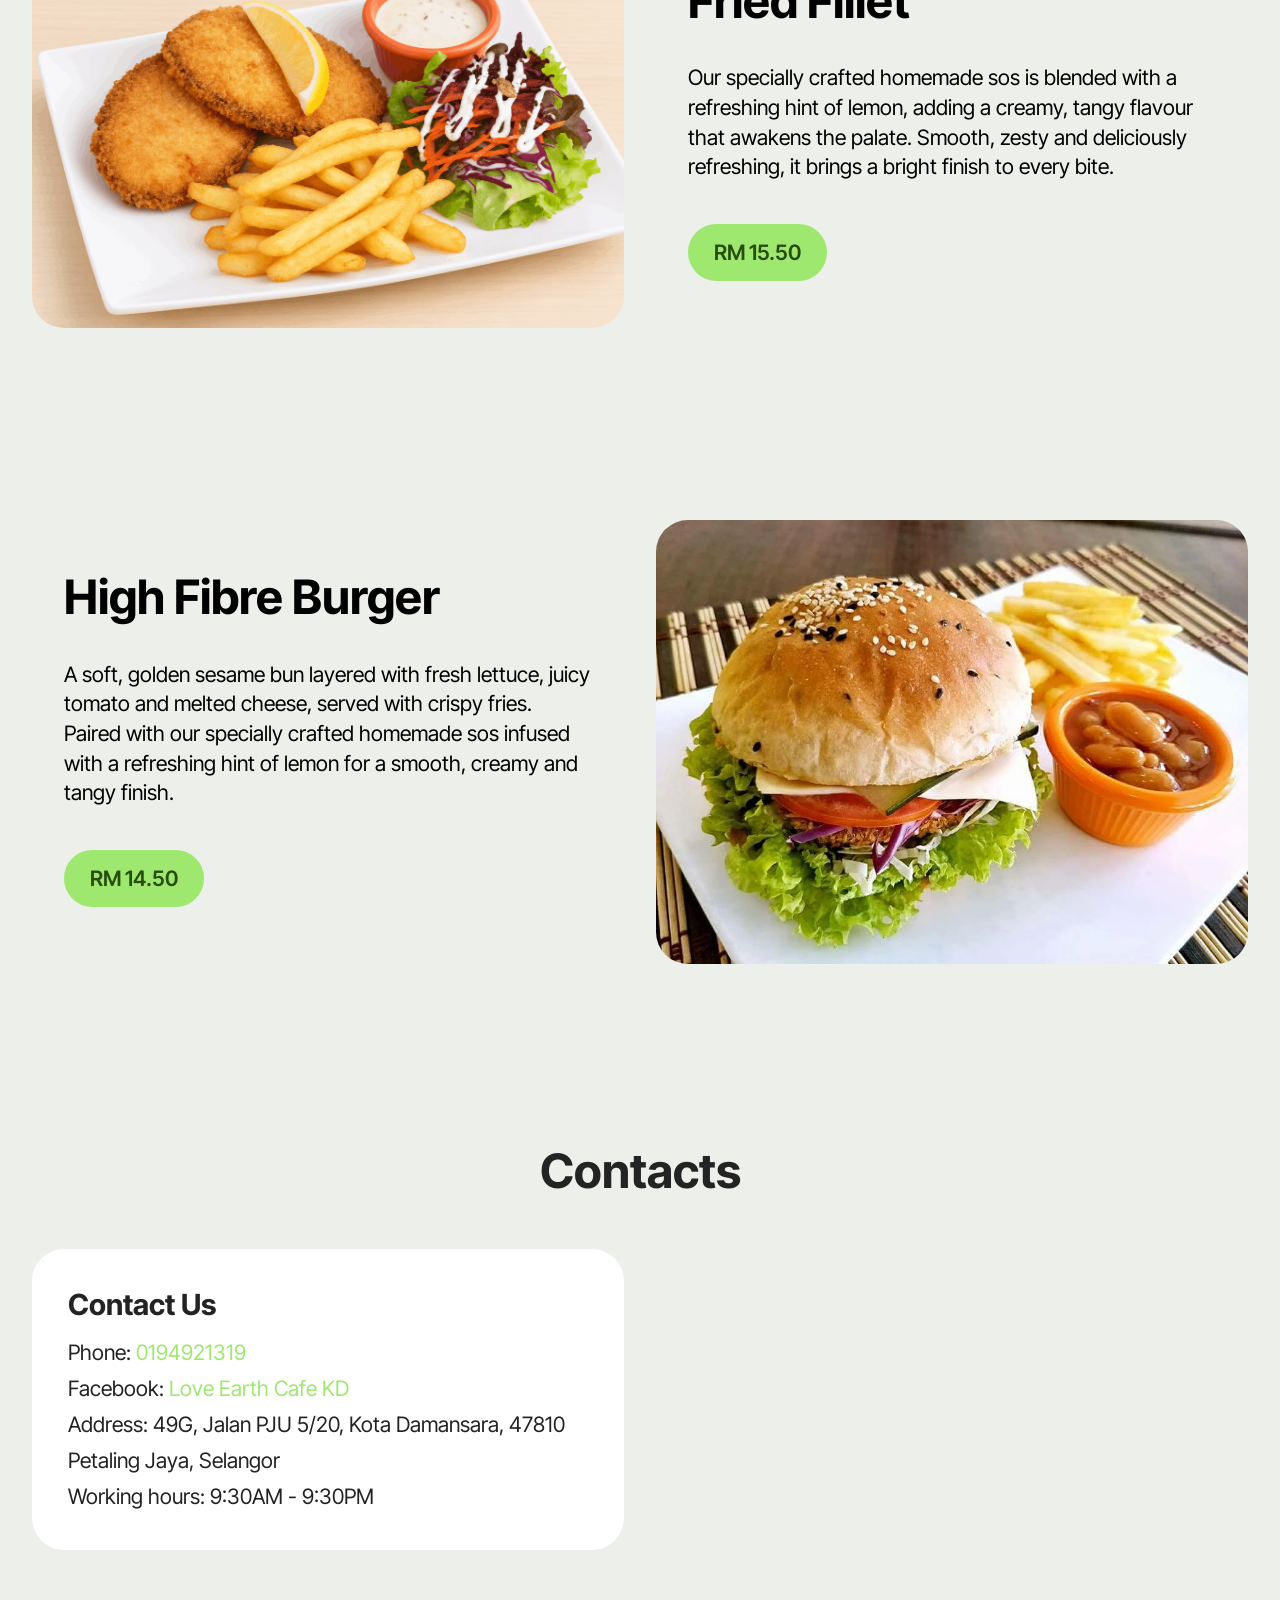
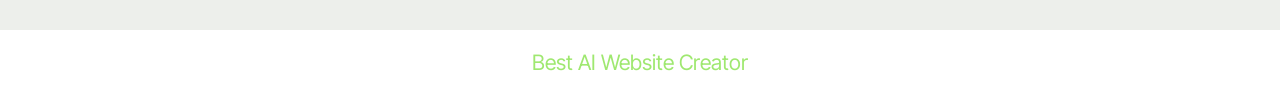
<file: page5.html>
<!DOCTYPE html>
<html  >
<head>
  <!-- Site made with Mobirise Website Builder v6.1.12, https://mobirise.com -->
  <meta charset="UTF-8">
  <meta http-equiv="X-UA-Compatible" content="IE=edge">
  <meta name="generator" content="Mobirise v6.1.12, mobirise.com">
  <meta name="viewport" content="width=device-width, initial-scale=1, minimum-scale=1">
  <link rel="shortcut icon" href="assets/images/557612594-122101455729048654-5465483780750613489-n-removebg-preview-137x137.png" type="image/x-icon">
  <meta name="description" content="">
  
  
  <title>Menu Western Food</title>
  <link rel="stylesheet" href="assets/bootstrap/css/bootstrap.min.css">
  <link rel="stylesheet" href="assets/theme/css/style.css">
  <link rel="preload" href="https://fonts.googleapis.com/css?family=Lato:100,100i,300,300i,400,400i,700,700i,900,900i&display=swap" as="style" onload="this.onload=null;this.rel='stylesheet'">
  <noscript><link rel="stylesheet" href="https://fonts.googleapis.com/css?family=Lato:100,100i,300,300i,400,400i,700,700i,900,900i&display=swap"></noscript>
  <link rel="preload" href="https://fonts.googleapis.com/css?family=Inter+Tight:100,200,300,400,500,600,700,800,900,100i,200i,300i,400i,500i,600i,700i,800i,900i&display=swap" as="style" onload="this.onload=null;this.rel='stylesheet'">
  <noscript><link rel="stylesheet" href="https://fonts.googleapis.com/css?family=Inter+Tight:100,200,300,400,500,600,700,800,900,100i,200i,300i,400i,500i,600i,700i,800i,900i&display=swap"></noscript>
  <link rel="preload" as="style" href="assets/mobirise/css/mbr-additional.css?v=KZXzWT"><link rel="stylesheet" href="assets/mobirise/css/mbr-additional.css?v=KZXzWT" type="text/css">

  
  
  
</head>
<body>
  
  <section data-bs-version="5.1" class="start article05 cid-vxFA58UYYw" id="article05-30">
  

  
  

  <div class="container">
    <div class="row justify-content-center align-items-center">
      <div class="col-12">
        <div class="card-wrapper">
          <div class="row">
            <div class="col-12 col-md-12 col-lg-5 image-wrapper">
              <img class="w-100" src="assets/images/unnamed-4.webp" alt="Mobirise Website Builder">
            </div>
            <div class="col-12 col-lg col-md-12">
              <div class="text-wrapper align-left">
                <h1 class="mbr-section-title mbr-fonts-style mb-4 display-2"><strong>Western Food</strong></h1>
                <p class="mbr-text mbr-fonts-style mb-4 display-7">
                  Enjoy Western favourites prepared to satisfy every craving, from hearty mains to delicious classics. With a variety of dishes to choose from, there’s always something new to enjoy at the table.<br>
                </p>
                <div class="mbr-section-btn mt-3"><a class="btn btn-lg btn-black display-7" href="page5.html#features038-31">Explore Western Food</a></div>
              </div>
            </div>
          </div>
        </div>
      </div>
    </div>
  </div>
</section>

<section data-bs-version="5.1" class="features38 cid-vxFA59juD7" id="features038-31">
    

    
    

    <div class="container">
        <div class="row justify-content-center">
            <div class="col-12 col-md-12 col-lg">
                <div class="text-wrapper align-left">
                    <h1 class="mbr-section-title mbr-fonts-style mb-4 display-2"><strong>Bolognese Spaghetti</strong></h1>
                    <p class="mbr-text align-left mbr-fonts-style mb-4 display-7">Our homemade tomato sauce is freshly prepared in-house using fresh ingredients, bringing out the natural sweetness of ripe tomatoes and a rich, savoury flavour. Tossed with perfectly cooked pasta, every bite is bursting with freshness and homemade goodness, creating a comforting Italian-inspired dish made with care.</p>
                    <div class="mbr-section-btn align-left mt-3"><a class="btn btn-primary display-7" href="https://mobiri.se">RM 14.90</a></div>
                </div>
            </div>
            <div class="col-12 col-md-12 col-lg-6 image-wrapper">
                <img class="w-100" src="assets/images/927e0ec9-90c7-4690-87b1-b6a8ec476843-1256x837.png" alt="Mobirise Website Builder">
            </div>
        </div>
        <div class="row row-reverse justify-content-center">

            <div class="col-12 col-md-12 col-lg">
                <div class="text-wrapper align-left">
                    <h1 class="mbr-section-title mbr-fonts-style mb-4 display-2"><strong>Carbonara Spaghetti</strong></h1>
                    <p class="mbr-text align-left mbr-fonts-style mb-4 display-7">
                        Our freshly prepared homemade sauce brings a smooth, savoury richness to every plate, complementing the spaghetti with its creamy texture and delicate aroma. Paired with mushrooms, colourful vegetables and a medley of delicious ingredients, every bite offers a satisfying blend of flavours and textures. Carefully prepared in-house, it’s a comforting dish with a distinctive taste of its own.
                    </p>
                    <div class="mbr-section-btn align-left mt-3"><a class="btn btn-primary display-7" href="https://mobiri.se">RM 15.90</a></div>
                </div>
            </div>
            <div class="col-12 col-md-12 col-lg-6 image-wrapper">
                <img class="w-100" src="assets/images/e55f3ac4-d15f-4a86-9ee0-76f3e12e0f7b-1256x837.png" alt="Mobirise Website Builder">
            </div>
        </div>
        
    </div>
</section>

<section data-bs-version="5.1" class="features38 cid-vxFA59tZjB" id="features038-32">
    

    
    

    <div class="container">
        <div class="row justify-content-center">
            <div class="col-12 col-md-12 col-lg">
                <div class="text-wrapper align-left">
                    <h1 class="mbr-section-title mbr-fonts-style mb-4 display-2"><strong>Carbonara Rotini</strong></h1>
                    <p class="mbr-text align-left mbr-fonts-style mb-4 display-7">
                        Enjoy perfectly cooked rotini coated in a smooth, creamy carbonara sauce, delivering a rich savoury flavour in every bite. The delightful spiral-shaped pasta holds the luscious sauce beautifully, while golden, crispy toppings add a satisfying contrast of textures. Creamy, comforting and irresistibly delicious, every mouthful is a little taste of indulgence.</p>
                    <div class="mbr-section-btn align-left mt-3"><a class="btn btn-primary display-7" href="https://mobiri.se">RM 16.90</a></div>
                </div>
            </div>
            <div class="col-12 col-md-12 col-lg-6 image-wrapper">
                <img class="w-100" src="assets/images/834df16b-eb35-4224-870d-5938d628d19d-1256x837.png" alt="Mobirise Website Builder">
            </div>
        </div>
        <div class="row row-reverse justify-content-center">

            <div class="col-12 col-md-12 col-lg">
                <div class="text-wrapper align-left">
                    <h1 class="mbr-section-title mbr-fonts-style mb-4 display-2"><strong>Mushroom Ball Spaghetti</strong></h1>
                    <p class="mbr-text align-left mbr-fonts-style mb-4 display-7">Enjoy a comforting Italian-inspired favourite, served with a rich, flavourful sauce that brings warmth and satisfaction to every bite. With its delightful textures and inviting aroma, every mouthful offers a delicious balance of flavour and comfort. A hearty, satisfying choice for anyone craving a delicious pasta experience.<br></p>
                    <div class="mbr-section-btn align-left mt-3"><a class="btn btn-primary display-7" href="https://mobiri.se">RM 16.90</a></div>
                </div>
            </div>
            <div class="col-12 col-md-12 col-lg-6 image-wrapper">
                <img class="w-100" src="assets/images/daddfb9c-af3e-44ff-82db-4680fc79b759-1256x837.png" alt="Mobirise Website Builder">
            </div>
        </div>
        
    </div>
</section>

<section data-bs-version="5.1" class="features38 cid-vxFA59E2Xh" id="features038-33">
    

    
    

    <div class="container">
        <div class="row justify-content-center">
            <div class="col-12 col-md-12 col-lg">
                <div class="text-wrapper align-left">
                    <h1 class="mbr-section-title mbr-fonts-style mb-4 display-2"><strong>Spaghetti Fillet </strong><br><strong>With Vanila&nbsp;</strong></h1>
                    <p class="mbr-text align-left mbr-fonts-style mb-4 display-7">
                        Enjoy a satisfying combination of perfectly cooked spaghetti and golden, crispy fillet, served with a smooth, creamy vanilla sauce for a unique touch of flavour. The tender pasta and crunchy fillet create a delightful contrast in texture, bringing together savoury richness and gentle sweetness in every bite. A comforting and distinctive meal for those who enjoy something a little different.
                    </p>
                    <div class="mbr-section-btn align-left mt-3"><a class="btn btn-primary display-7" href="https://mobiri.se">RM 18.90</a></div>
                </div>
            </div>
            <div class="col-12 col-md-12 col-lg-6 image-wrapper">
                <img class="w-100" src="assets/images/5a9ce9df-c526-41c0-a1d4-cecddd965efd-1256x837.png" alt="Mobirise Website Builder">
            </div>
        </div>
        <div class="row row-reverse justify-content-center">

            <div class="col-12 col-md-12 col-lg">
                <div class="text-wrapper align-left">
                    <h1 class="mbr-section-title mbr-fonts-style mb-4 display-2"><strong>Hawaiian Pizza</strong></h1>
                    <p class="mbr-text align-left mbr-fonts-style mb-4 display-7">
                        Topped with a rich tomato-based sauce, this freshly baked pizza brings together tangy tomato flavours, melted cheese and a colourful medley of toppings. The golden crust and savoury sauce create a delicious balance of textures and flavours in every slice.
                    </p>
                    <div class="mbr-section-btn align-left mt-3"><a class="btn btn-primary display-7" href="https://mobiri.se">RM 23.90</a></div>
                </div>
            </div>
            <div class="col-12 col-md-12 col-lg-6 image-wrapper">
                <img class="w-100" src="assets/images/8afc4445-723c-432c-8cae-d0da0b0251d3-1256x837.png" alt="Mobirise Website Builder">
            </div>
        </div>
        
    </div>
</section>

<section data-bs-version="5.1" class="features38 cid-vxFA59Opi8" id="features038-34">
    

    
    

    <div class="container">
        <div class="row justify-content-center">
            <div class="col-12 col-md-12 col-lg">
                <div class="text-wrapper align-left">
                    <h1 class="mbr-section-title mbr-fonts-style mb-4 display-2"><strong>Carbonara Pizza</strong></h1>
                    <p class="mbr-text align-left mbr-fonts-style mb-4 display-7">
                        A rich, creamy white sauce creates a smooth and savoury base, perfectly complemented by melted cheese and the earthy flavour of mushrooms. Baked until golden and bubbling, every slice delivers a creamy texture and a deliciously cheesy finish.
                    </p>
                    <div class="mbr-section-btn align-left mt-3"><a class="btn btn-primary display-7" href="https://mobiri.se">RM 24.90</a></div>
                </div>
            </div>
            <div class="col-12 col-md-12 col-lg-6 image-wrapper">
                <img class="w-100" src="assets/images/24736023-c262-44bb-a02e-14ebae98b018-1256x837.png" alt="Mobirise Website Builder">
            </div>
        </div>
        <div class="row row-reverse justify-content-center">

            <div class="col-12 col-md-12 col-lg">
                <div class="text-wrapper align-left">
                    <h1 class="mbr-section-title mbr-fonts-style mb-4 display-2"><strong>Fried Fillet</strong></h1>
                    <p class="mbr-text align-left mbr-fonts-style mb-4 display-7">
                        Our specially crafted homemade sos is blended with a refreshing hint of lemon, adding a creamy, tangy flavour that awakens the palate. Smooth, zesty and deliciously refreshing, it brings a bright finish to every bite.
                    </p>
                    <div class="mbr-section-btn align-left mt-3"><a class="btn btn-primary display-7" href="https://mobiri.se">RM 15.50</a></div>
                </div>
            </div>
            <div class="col-12 col-md-12 col-lg-6 image-wrapper">
                <img class="w-100" src="assets/images/5d0ebc2d-3964-4ed2-b684-6d26b18c4499-1256x837.png" alt="Mobirise Website Builder">
            </div>
        </div>
        
    </div>
</section>

<section data-bs-version="5.1" class="features38 cid-vxFA59Ys4y" id="features038-35">
    

    
    

    <div class="container">
        <div class="row justify-content-center">
            <div class="col-12 col-md-12 col-lg">
                <div class="text-wrapper align-left">
                    <h1 class="mbr-section-title mbr-fonts-style mb-4 display-2"><strong>High Fibre Burger</strong></h1>
                    <p class="mbr-text align-left mbr-fonts-style mb-4 display-7">
                        A soft, golden sesame bun layered with fresh lettuce, juicy tomato and melted cheese, served with crispy fries. Paired with our specially crafted homemade sos infused with a refreshing hint of lemon for a smooth, creamy and tangy finish.
                    </p>
                    <div class="mbr-section-btn align-left mt-3"><a class="btn btn-primary display-7" href="https://mobiri.se">RM 14.50</a></div>
                </div>
            </div>
            <div class="col-12 col-md-12 col-lg-6 image-wrapper">
                <img class="w-100" src="assets/images/unnamed-4.webp" alt="Mobirise Website Builder">
            </div>
        </div>
        
        
    </div>
</section>

<section data-bs-version="5.1" class="contacts02 map1 cid-vxFA5a9fIN" id="contacts02-36">

    

    
    <div class="container">
        <div class="row justify-content-center">
            <div class="col-12 content-head">
                <div class="mbr-section-head mb-5">
                    <h3 class="mbr-section-title mbr-fonts-style align-center mb-0 display-2">
                        <strong>Contacts</strong>
                    </h3>
                    
                </div>
            </div>
        </div>
        <div class="row justify-content-center">
            <div class="card col-12 col-md-12 col-lg-6">
                <div class="card-wrapper">
                    <div class="text-wrapper">
                        <h5 class="cardTitle mbr-fonts-style mb-2 display-5">
                            <strong>Contact Us</strong>
                        </h5>
                        <ul class="list mbr-fonts-style display-7">
                            <li class="mbr-text item-wrap">Phone: <a href="https://wa.me/60194921319" class="text-primary">0194921319</a></li><li class="mbr-text item-wrap">Facebook: <a href="https://www.facebook.com/share/1CH7hMEUw2/" class="text-primary" target="_blank">Love Earth Cafe KD</a></li><a href="https://www.facebook.com/share/1CH7hMEUw2/" class="text-primary" target="_blank">
                            </a><li class="mbr-text item-wrap">Address: 49G, Jalan PJU 5/20, Kota Damansara, 47810 Petaling Jaya, Selangor</li><li class="mbr-text item-wrap">Working hours: 9:30AM - 9:30PM</li>
                        </ul>
                    </div>
                </div>
            </div>
            <div class="map-wrapper col-md-12 col-lg-6">
                <div class="google-map"><iframe frameborder="0" style="border:0" src="https://www.google.com/maps/embed?pb=!1m18!1m12!1m3!1d3983.7747412563385!2d101.59393519999999!3d3.1540095999999997!2m3!1f0!2f0!3f0!3m2!1i1024!2i768!4f13.1!3m3!1m2!1s0x31cc4f0000754921%3A0xf812c034bf320e14!2zTG92ZSBFYXJ0aCBWZWdldGFyaWFuIENhZmUgS0Qg54ix5Zyw55CD57Sg6aOf5Z2K!5e0!3m2!1sen!2smy!4v1791424915194!5m2!1sen!2smy" allowfullscreen=""></iframe></div>
            </div>
        </div>
    </div>
</section><section class="display-7" style="padding: 0;align-items: center;justify-content: center;flex-wrap: wrap;    align-content: center;display: flex;position: relative;height: 4rem;"><a href="https://mobiri.se/5185891" style="flex: 1 1;height: 4rem;position: absolute;width: 100%;z-index: 1;"><img alt="" style="height: 4rem;" src="[data-uri]"></a><p style="margin: 0;text-align: center;" class="display-7">&#8204;</p><a style="z-index:1" href="https://mobirise.com/builder/ai-website-creator.html">Best AI Website Creator</a></section><script src="assets/bootstrap/js/bootstrap.bundle.min.js"></script>  <script src="assets/smoothscroll/smooth-scroll.js"></script>  <script src="assets/ytplayer/index.js"></script>  <script src="assets/theme/js/script.js"></script>  
  
  
</body>
</html>
</file>
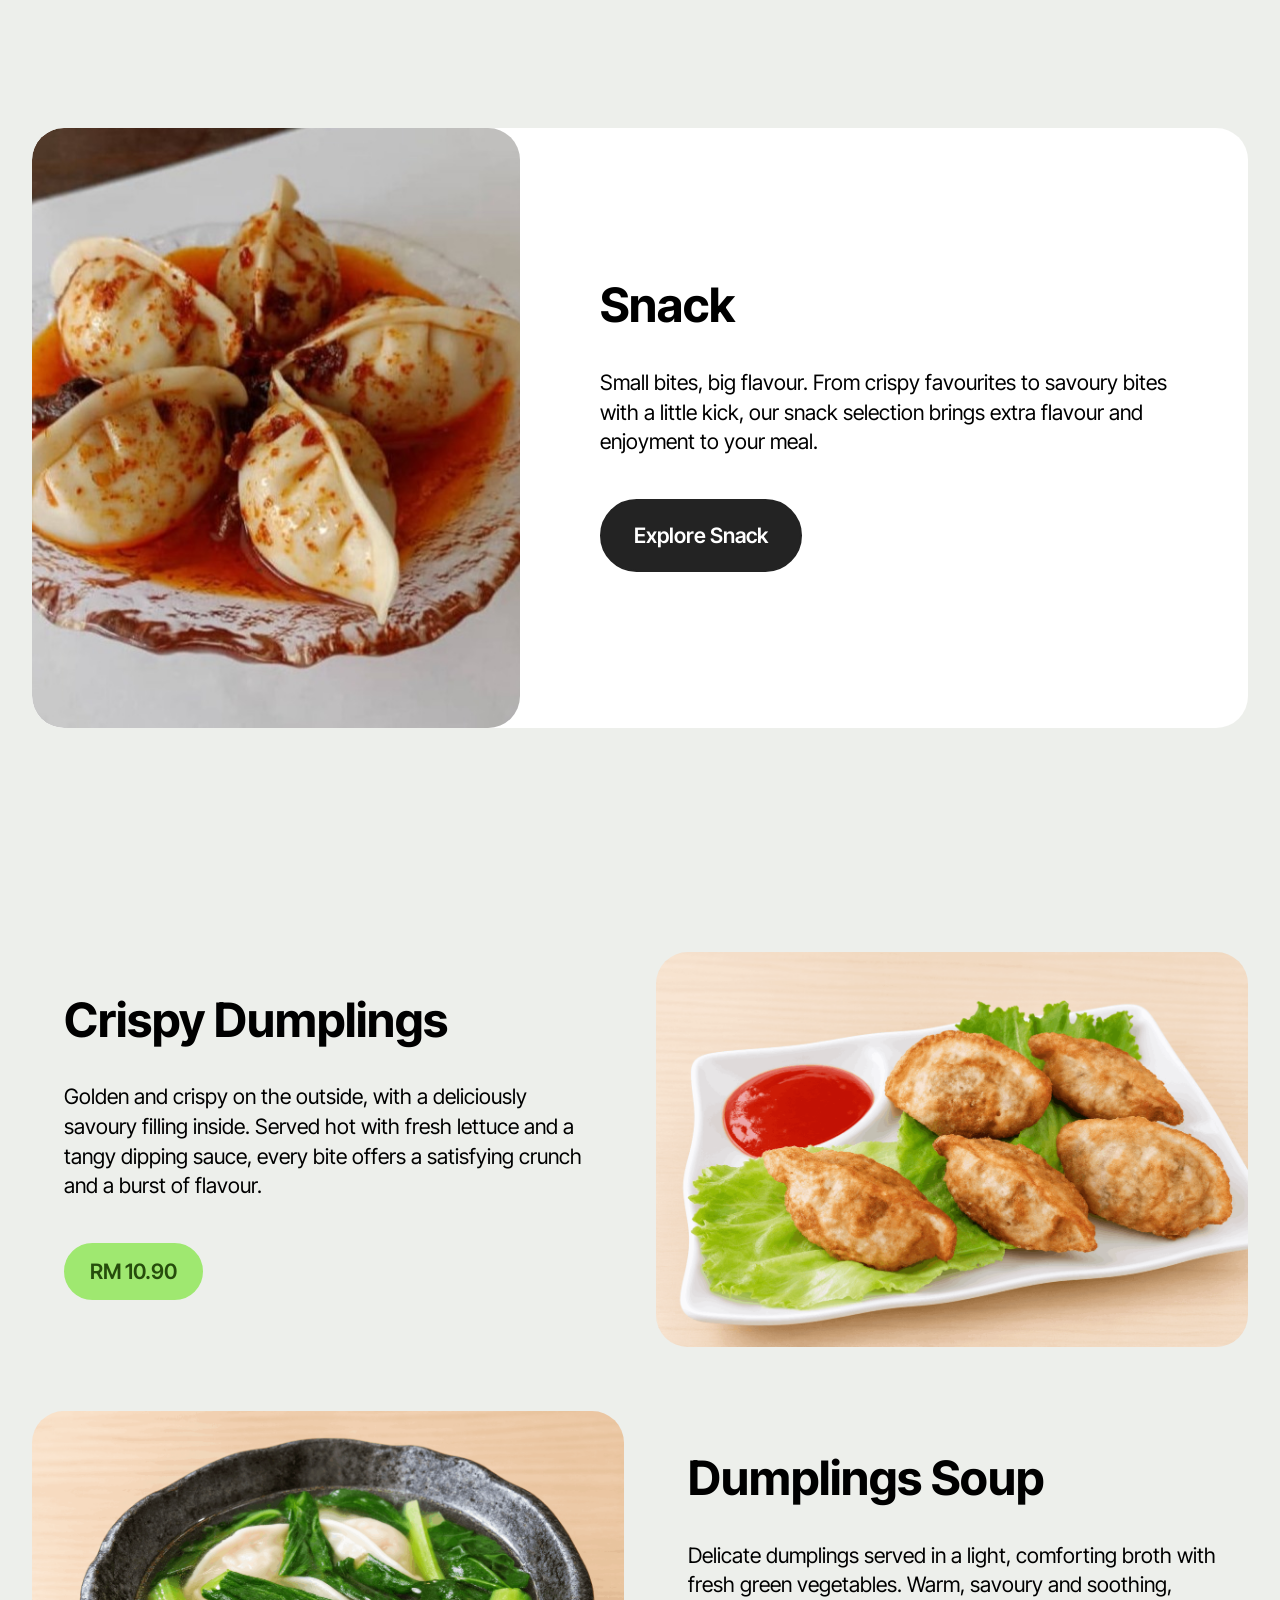
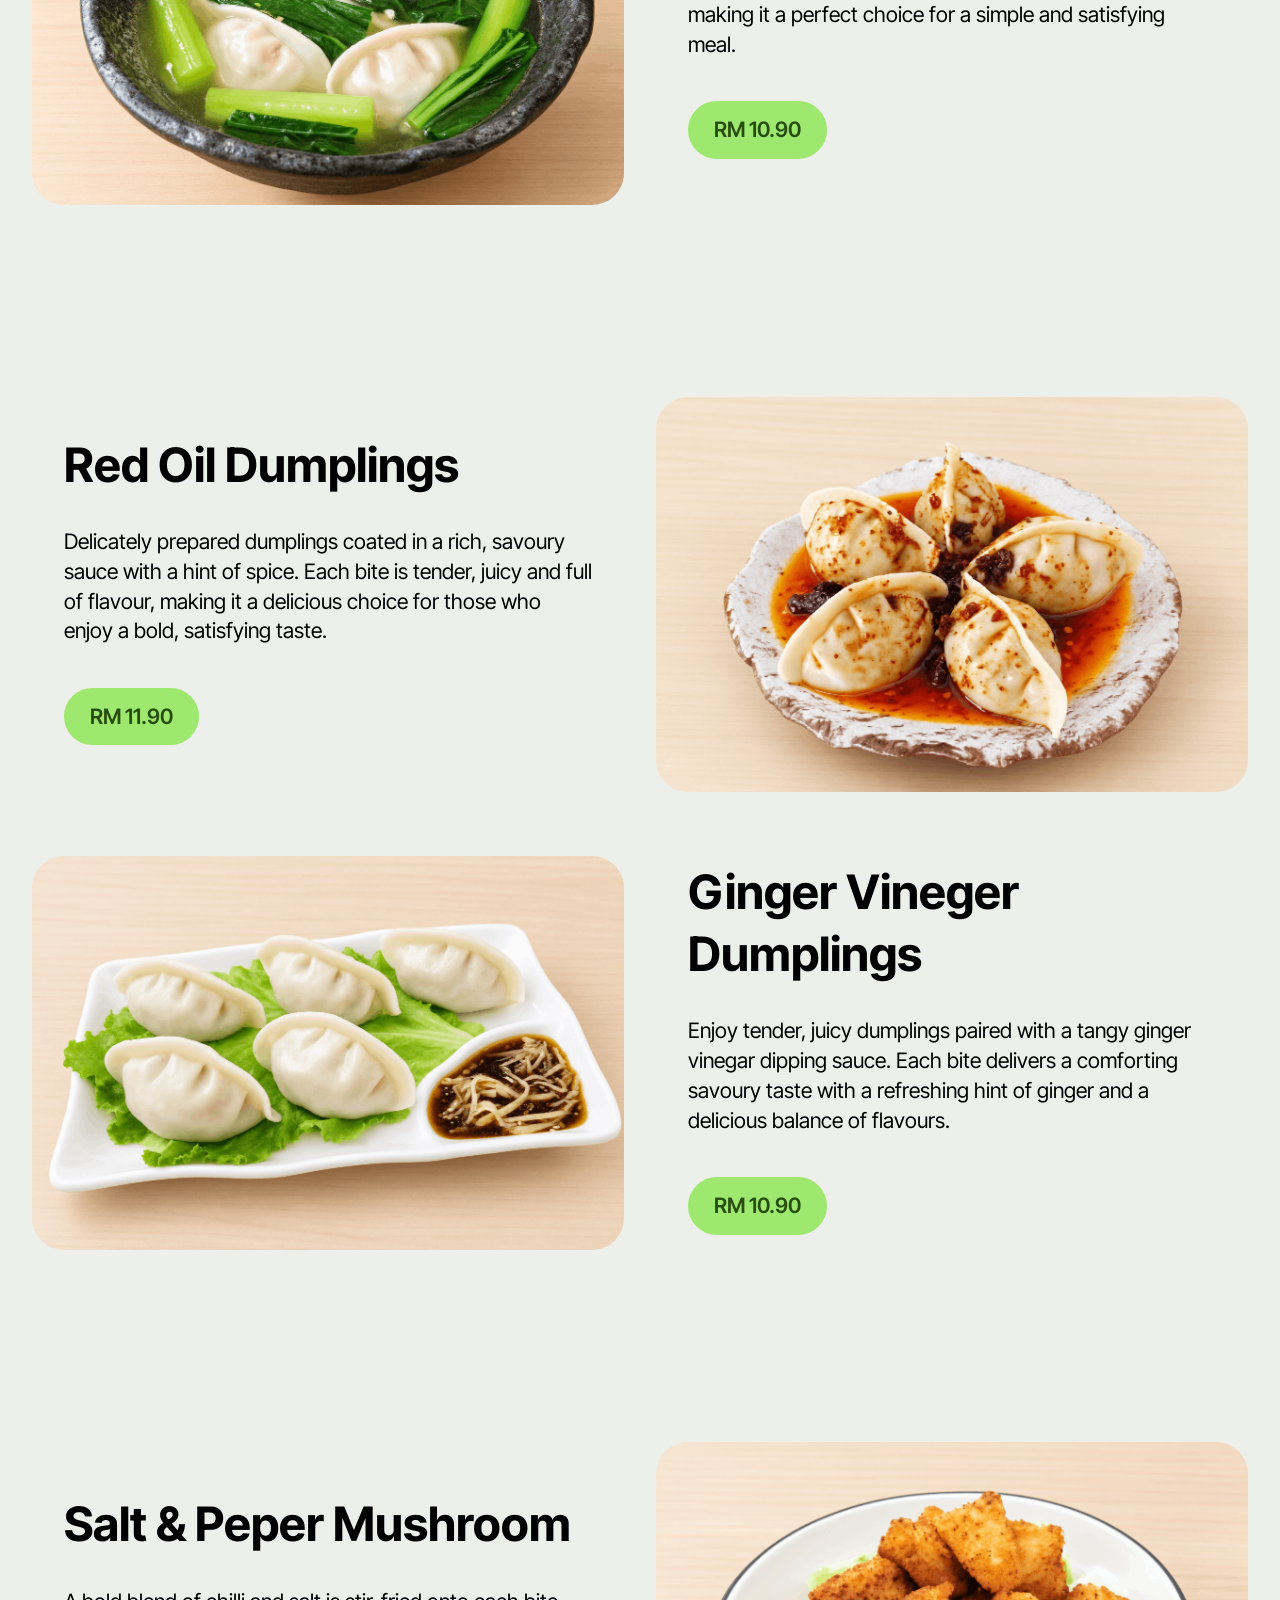
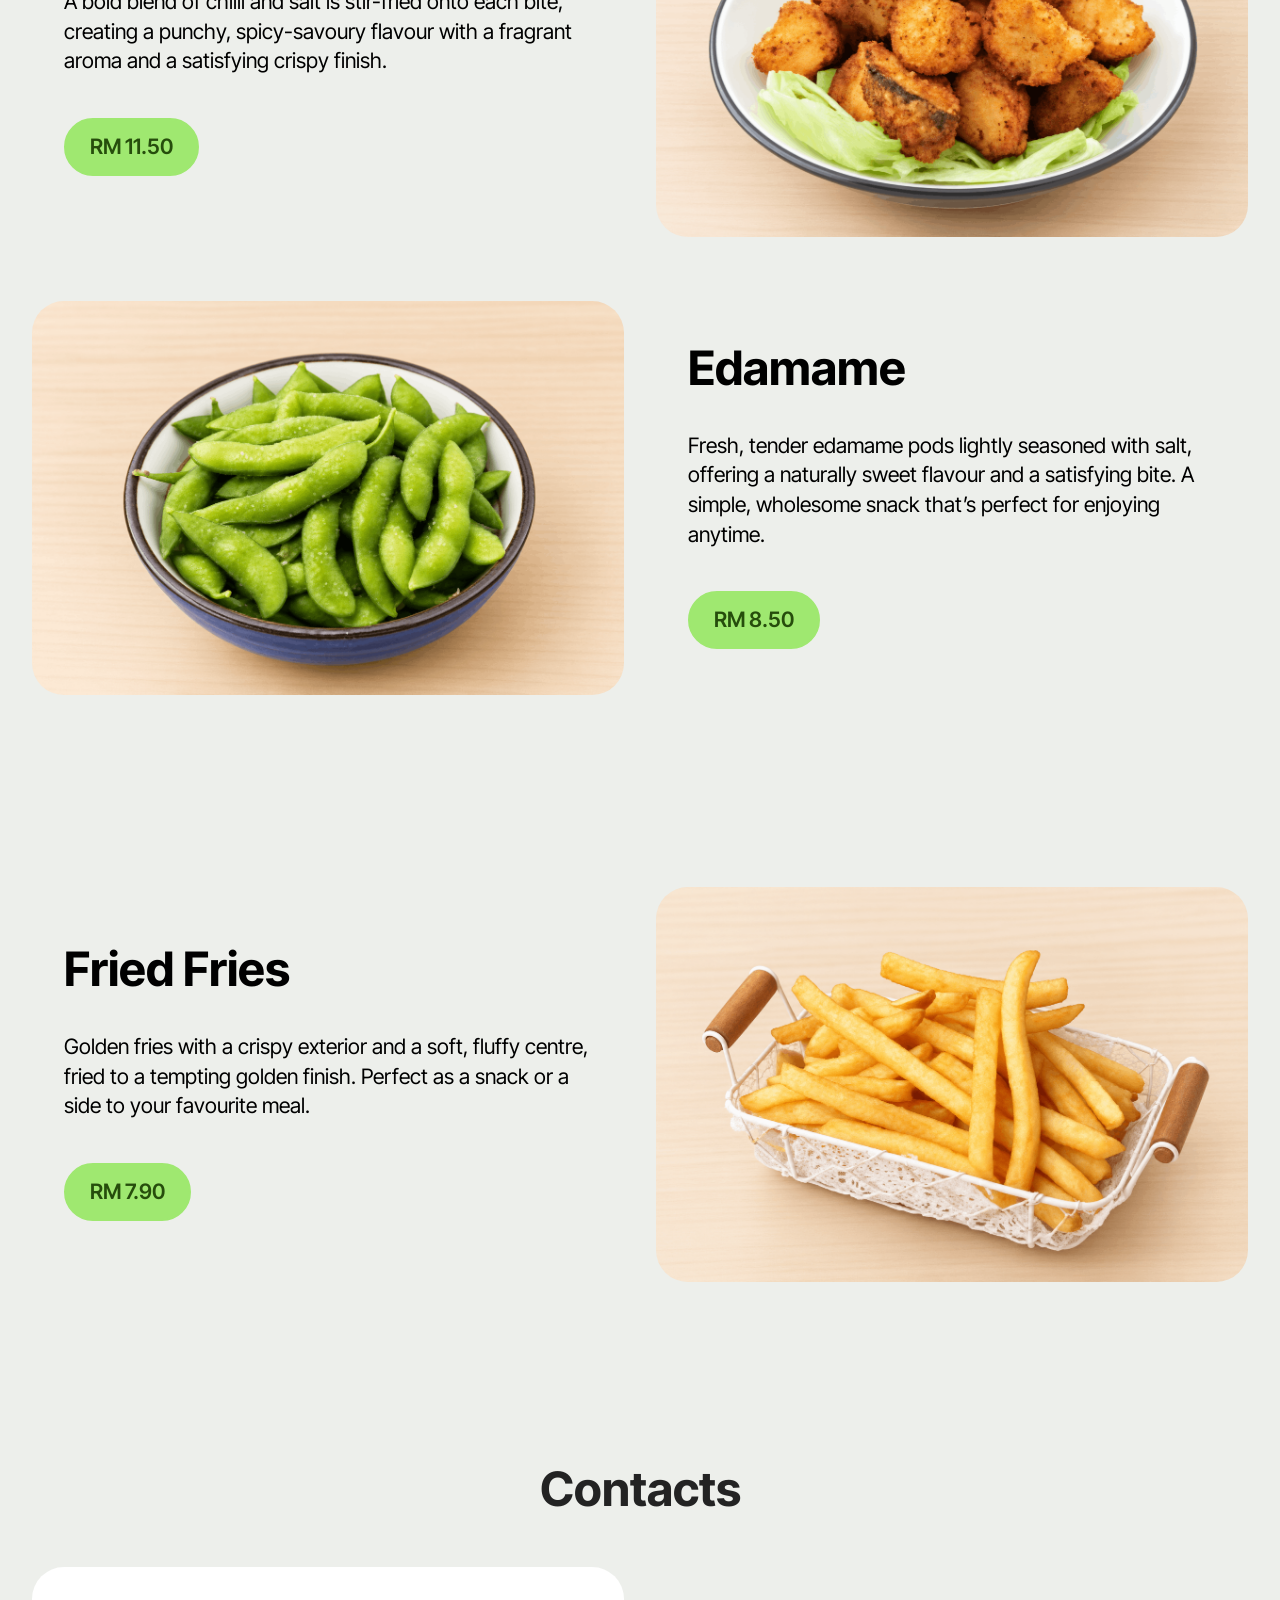
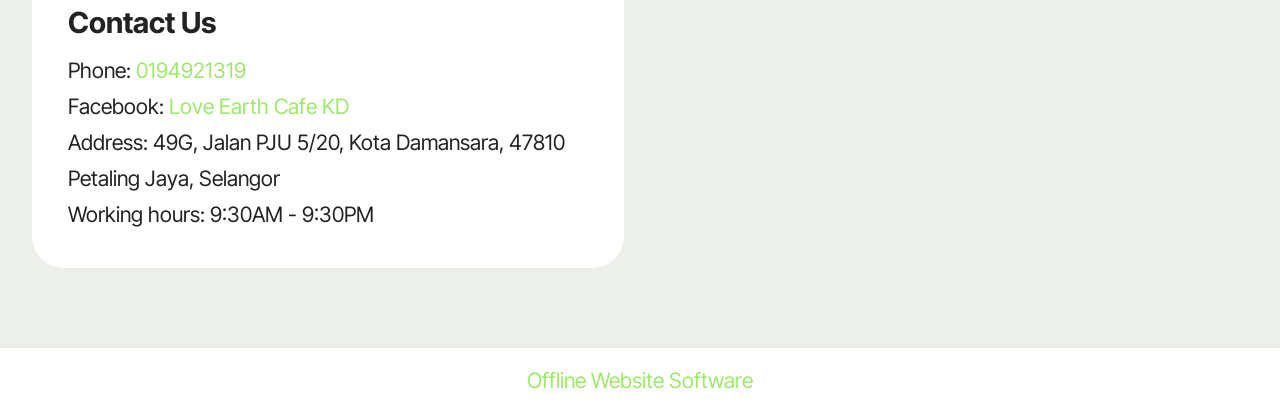
<file: page6.html>
<!DOCTYPE html>
<html  >
<head>
  <!-- Site made with Mobirise Website Builder v6.1.12, https://mobirise.com -->
  <meta charset="UTF-8">
  <meta http-equiv="X-UA-Compatible" content="IE=edge">
  <meta name="generator" content="Mobirise v6.1.12, mobirise.com">
  <meta name="viewport" content="width=device-width, initial-scale=1, minimum-scale=1">
  <link rel="shortcut icon" href="assets/images/557612594-122101455729048654-5465483780750613489-n-removebg-preview-137x137.png" type="image/x-icon">
  <meta name="description" content="">
  
  
  <title>Menu Snack</title>
  <link rel="stylesheet" href="assets/bootstrap/css/bootstrap.min.css">
  <link rel="stylesheet" href="assets/theme/css/style.css">
  <link rel="preload" href="https://fonts.googleapis.com/css?family=Lato:100,100i,300,300i,400,400i,700,700i,900,900i&display=swap" as="style" onload="this.onload=null;this.rel='stylesheet'">
  <noscript><link rel="stylesheet" href="https://fonts.googleapis.com/css?family=Lato:100,100i,300,300i,400,400i,700,700i,900,900i&display=swap"></noscript>
  <link rel="preload" href="https://fonts.googleapis.com/css?family=Inter+Tight:100,200,300,400,500,600,700,800,900,100i,200i,300i,400i,500i,600i,700i,800i,900i&display=swap" as="style" onload="this.onload=null;this.rel='stylesheet'">
  <noscript><link rel="stylesheet" href="https://fonts.googleapis.com/css?family=Inter+Tight:100,200,300,400,500,600,700,800,900,100i,200i,300i,400i,500i,600i,700i,800i,900i&display=swap"></noscript>
  <link rel="preload" as="style" href="assets/mobirise/css/mbr-additional.css?v=jQODKL"><link rel="stylesheet" href="assets/mobirise/css/mbr-additional.css?v=jQODKL" type="text/css">

  
  
  
</head>
<body>
  
  <section data-bs-version="5.1" class="start article05 cid-vxHIz7fPlJ" id="article05-37">
  

  
  

  <div class="container">
    <div class="row justify-content-center align-items-center">
      <div class="col-12">
        <div class="card-wrapper">
          <div class="row">
            <div class="col-12 col-md-12 col-lg-5 image-wrapper">
              <img class="w-100" src="assets/images/566202838-122106437199048654-8837236519743874378-n-1036x777.jpeg" alt="Mobirise Website Builder">
            </div>
            <div class="col-12 col-lg col-md-12">
              <div class="text-wrapper align-left">
                <h1 class="mbr-section-title mbr-fonts-style mb-4 display-2"><strong>Snack</strong></h1>
                <p class="mbr-text mbr-fonts-style mb-4 display-7">
                  Small bites, big flavour. From crispy favourites to savoury bites with a little kick, our snack selection brings extra flavour and enjoyment to your meal.<br>
                </p>
                <div class="mbr-section-btn mt-3"><a class="btn btn-lg btn-black display-7" href="page6.html#features038-38">Explore Snack</a></div>
              </div>
            </div>
          </div>
        </div>
      </div>
    </div>
  </div>
</section>

<section data-bs-version="5.1" class="features38 cid-vxHIz7JbH8" id="features038-38">
    

    
    

    <div class="container">
        <div class="row justify-content-center">
            <div class="col-12 col-md-12 col-lg">
                <div class="text-wrapper align-left">
                    <h1 class="mbr-section-title mbr-fonts-style mb-4 display-2"><strong>Crispy Dumplings</strong></h1>
                    <p class="mbr-text align-left mbr-fonts-style mb-4 display-7">Golden and crispy on the outside, with a deliciously savoury filling inside. Served hot with fresh lettuce and a tangy dipping sauce, every bite offers a satisfying crunch and a burst of flavour.</p>
                    <div class="mbr-section-btn align-left mt-3"><a class="btn btn-primary display-7" href="https://mobiri.se">RM 10.90</a></div>
                </div>
            </div>
            <div class="col-12 col-md-12 col-lg-6 image-wrapper">
                <img class="w-100" src="assets/images/fee41c7e-cebc-4dab-a5ec-297f87848b17-1256x837.png" alt="Mobirise Website Builder">
            </div>
        </div>
        <div class="row row-reverse justify-content-center">

            <div class="col-12 col-md-12 col-lg">
                <div class="text-wrapper align-left">
                    <h1 class="mbr-section-title mbr-fonts-style mb-4 display-2"><strong>Dumplings Soup</strong></h1>
                    <p class="mbr-text align-left mbr-fonts-style mb-4 display-7">
                        Delicate dumplings served in a light, comforting broth with fresh green vegetables. Warm, savoury and soothing, making it a perfect choice for a simple and satisfying meal.
                    </p>
                    <div class="mbr-section-btn align-left mt-3"><a class="btn btn-primary display-7" href="https://mobiri.se">RM 10.90</a></div>
                </div>
            </div>
            <div class="col-12 col-md-12 col-lg-6 image-wrapper">
                <img class="w-100" src="assets/images/112017dd-c6f0-4bff-a548-db7d86aad449-1256x837.png" alt="Mobirise Website Builder">
            </div>
        </div>
        
    </div>
</section>

<section data-bs-version="5.1" class="features38 cid-vxHIz7UxF4" id="features038-39">
    

    
    

    <div class="container">
        <div class="row justify-content-center">
            <div class="col-12 col-md-12 col-lg">
                <div class="text-wrapper align-left">
                    <h1 class="mbr-section-title mbr-fonts-style mb-4 display-2"><strong>Red Oil Dumplings</strong></h1>
                    <p class="mbr-text align-left mbr-fonts-style mb-4 display-7">
                        Delicately prepared dumplings coated in a rich, savoury sauce with a hint of spice. Each bite is tender, juicy and full of flavour, making it a delicious choice for those who enjoy a bold, satisfying taste.</p>
                    <div class="mbr-section-btn align-left mt-3"><a class="btn btn-primary display-7" href="https://mobiri.se">RM 11.90</a></div>
                </div>
            </div>
            <div class="col-12 col-md-12 col-lg-6 image-wrapper">
                <img class="w-100" src="assets/images/7fa0e380-ab99-4f9b-9ec4-3e7350e46080-1256x837.png" alt="Mobirise Website Builder">
            </div>
        </div>
        <div class="row row-reverse justify-content-center">

            <div class="col-12 col-md-12 col-lg">
                <div class="text-wrapper align-left">
                    <h1 class="mbr-section-title mbr-fonts-style mb-4 display-2"><strong>Ginger Vineger Dumplings</strong></h1>
                    <p class="mbr-text align-left mbr-fonts-style mb-4 display-7">Enjoy tender, juicy dumplings paired with a tangy ginger vinegar dipping sauce. Each bite delivers a comforting savoury taste with a refreshing hint of ginger and a delicious balance of flavours.<br></p>
                    <div class="mbr-section-btn align-left mt-3"><a class="btn btn-primary display-7" href="https://mobiri.se">RM 10.90</a></div>
                </div>
            </div>
            <div class="col-12 col-md-12 col-lg-6 image-wrapper">
                <img class="w-100" src="assets/images/3109d336-1542-4ee9-9d15-2f22a69fea19-1256x837.png" alt="Mobirise Website Builder">
            </div>
        </div>
        
    </div>
</section>

<section data-bs-version="5.1" class="features38 cid-vxHIz83xGh" id="features038-3a">
    

    
    

    <div class="container">
        <div class="row justify-content-center">
            <div class="col-12 col-md-12 col-lg">
                <div class="text-wrapper align-left">
                    <h1 class="mbr-section-title mbr-fonts-style mb-4 display-2"><strong>Salt &amp; Peper Mushroom</strong></h1>
                    <p class="mbr-text align-left mbr-fonts-style mb-4 display-7">
                        A bold blend of chilli and salt is stir-fried onto each bite, creating a punchy, spicy-savoury flavour with a fragrant aroma and a satisfying crispy finish.
                    </p>
                    <div class="mbr-section-btn align-left mt-3"><a class="btn btn-primary display-7" href="https://mobiri.se">RM 11.50</a></div>
                </div>
            </div>
            <div class="col-12 col-md-12 col-lg-6 image-wrapper">
                <img class="w-100" src="assets/images/bd574479-5a47-4bd1-9cd5-18ef8f7834cf-1256x837.png" alt="Mobirise Website Builder">
            </div>
        </div>
        <div class="row row-reverse justify-content-center">

            <div class="col-12 col-md-12 col-lg">
                <div class="text-wrapper align-left">
                    <h1 class="mbr-section-title mbr-fonts-style mb-4 display-2"><strong>Edamame</strong></h1>
                    <p class="mbr-text align-left mbr-fonts-style mb-4 display-7">
                        Fresh, tender edamame pods lightly seasoned with salt, offering a naturally sweet flavour and a satisfying bite. A simple, wholesome snack that’s perfect for enjoying anytime.
                    </p>
                    <div class="mbr-section-btn align-left mt-3"><a class="btn btn-primary display-7" href="https://mobiri.se">RM 8.50</a></div>
                </div>
            </div>
            <div class="col-12 col-md-12 col-lg-6 image-wrapper">
                <img class="w-100" src="assets/images/aa643397-9a6c-44f7-a6f5-9f9ba40bebeb-1256x837.png" alt="Mobirise Website Builder">
            </div>
        </div>
        
    </div>
</section>

<section data-bs-version="5.1" class="features38 cid-vxHIz8dVGd" id="features038-3b">
    

    
    

    <div class="container">
        <div class="row justify-content-center">
            <div class="col-12 col-md-12 col-lg">
                <div class="text-wrapper align-left">
                    <h1 class="mbr-section-title mbr-fonts-style mb-4 display-2"><strong>Fried Fries</strong></h1>
                    <p class="mbr-text align-left mbr-fonts-style mb-4 display-7">
                        Golden fries with a crispy exterior and a soft, fluffy centre, fried to a tempting golden finish. Perfect as a snack or a side to your favourite meal.
                    </p>
                    <div class="mbr-section-btn align-left mt-3"><a class="btn btn-primary display-7" href="https://mobiri.se">RM 7.90</a></div>
                </div>
            </div>
            <div class="col-12 col-md-12 col-lg-6 image-wrapper">
                <img class="w-100" src="assets/images/87dcd425-a88c-4351-97fb-2101178c0360-1256x837.png" alt="Mobirise Website Builder">
            </div>
        </div>
        
        
    </div>
</section>

<section data-bs-version="5.1" class="contacts02 map1 cid-vxHIz8yW45" id="contacts02-3d">

    

    
    <div class="container">
        <div class="row justify-content-center">
            <div class="col-12 content-head">
                <div class="mbr-section-head mb-5">
                    <h3 class="mbr-section-title mbr-fonts-style align-center mb-0 display-2">
                        <strong>Contacts</strong>
                    </h3>
                    
                </div>
            </div>
        </div>
        <div class="row justify-content-center">
            <div class="card col-12 col-md-12 col-lg-6">
                <div class="card-wrapper">
                    <div class="text-wrapper">
                        <h5 class="cardTitle mbr-fonts-style mb-2 display-5">
                            <strong>Contact Us</strong>
                        </h5>
                        <ul class="list mbr-fonts-style display-7">
                            <li class="mbr-text item-wrap">Phone: <a href="https://wa.me/60194921319" class="text-primary">0194921319</a></li><li class="mbr-text item-wrap">Facebook: <a href="https://www.facebook.com/share/1CH7hMEUw2/" class="text-primary" target="_blank">Love Earth Cafe KD</a></li><a href="https://www.facebook.com/share/1CH7hMEUw2/" class="text-primary" target="_blank">
                            </a><li class="mbr-text item-wrap">Address: 49G, Jalan PJU 5/20, Kota Damansara, 47810 Petaling Jaya, Selangor</li><li class="mbr-text item-wrap">Working hours: 9:30AM - 9:30PM</li>
                        </ul>
                    </div>
                </div>
            </div>
            <div class="map-wrapper col-md-12 col-lg-6">
                <div class="google-map"><iframe frameborder="0" style="border:0" src="https://www.google.com/maps/embed?pb=!1m18!1m12!1m3!1d3983.7747412563385!2d101.59393519999999!3d3.1540095999999997!2m3!1f0!2f0!3f0!3m2!1i1024!2i768!4f13.1!3m3!1m2!1s0x31cc4f0000754921%3A0xf812c034bf320e14!2zTG92ZSBFYXJ0aCBWZWdldGFyaWFuIENhZmUgS0Qg54ix5Zyw55CD57Sg6aOf5Z2K!5e0!3m2!1sen!2smy!4v1791424915194!5m2!1sen!2smy" allowfullscreen=""></iframe></div>
            </div>
        </div>
    </div>
</section><section class="display-7" style="padding: 0;align-items: center;justify-content: center;flex-wrap: wrap;    align-content: center;display: flex;position: relative;height: 4rem;"><a href="https://mobiri.se/5185891" style="flex: 1 1;height: 4rem;position: absolute;width: 100%;z-index: 1;"><img alt="" style="height: 4rem;" src="[data-uri]"></a><p style="margin: 0;text-align: center;" class="display-7">&#8204;</p><a style="z-index:1" href="https://mobirise.com/offline-website-builder.html">Offline Website Software</a></section><script src="assets/bootstrap/js/bootstrap.bundle.min.js"></script>  <script src="assets/smoothscroll/smooth-scroll.js"></script>  <script src="assets/ytplayer/index.js"></script>  <script src="assets/theme/js/script.js"></script>  
  
  
</body>
</html>
</file>
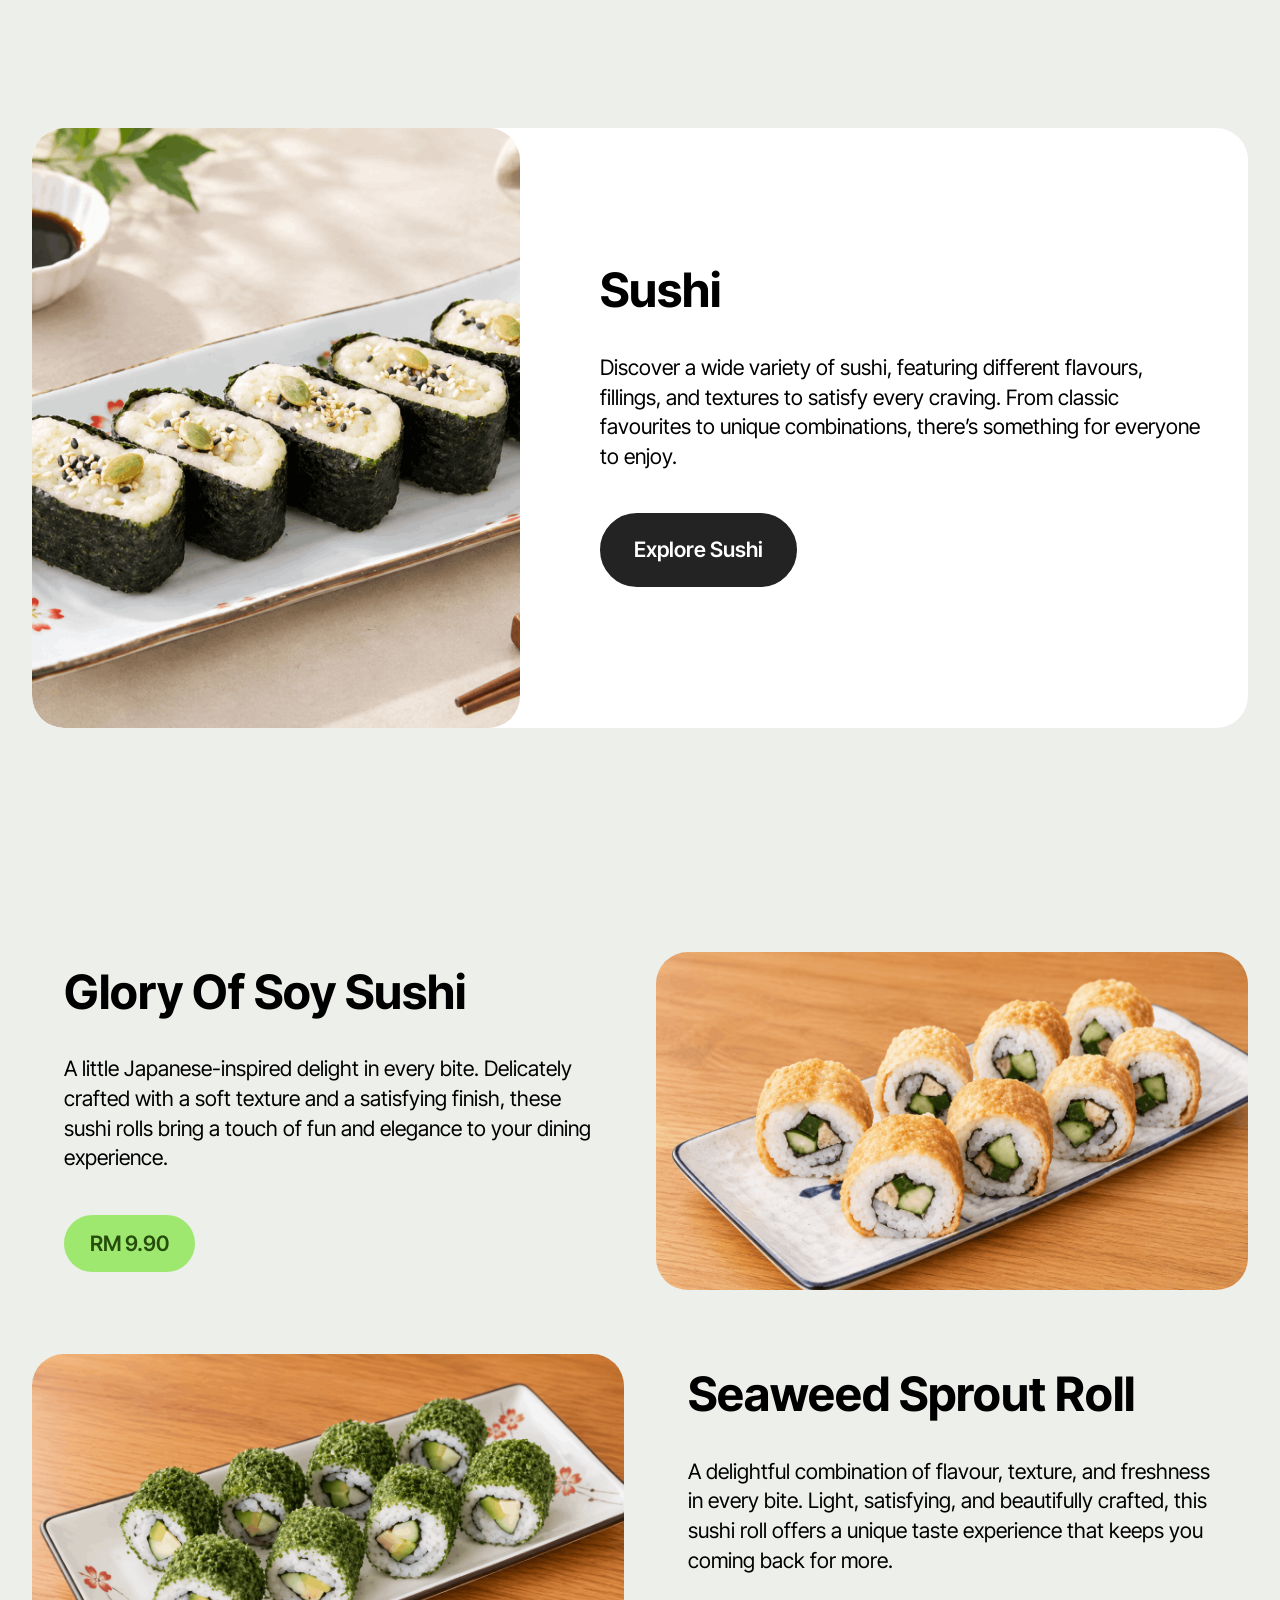
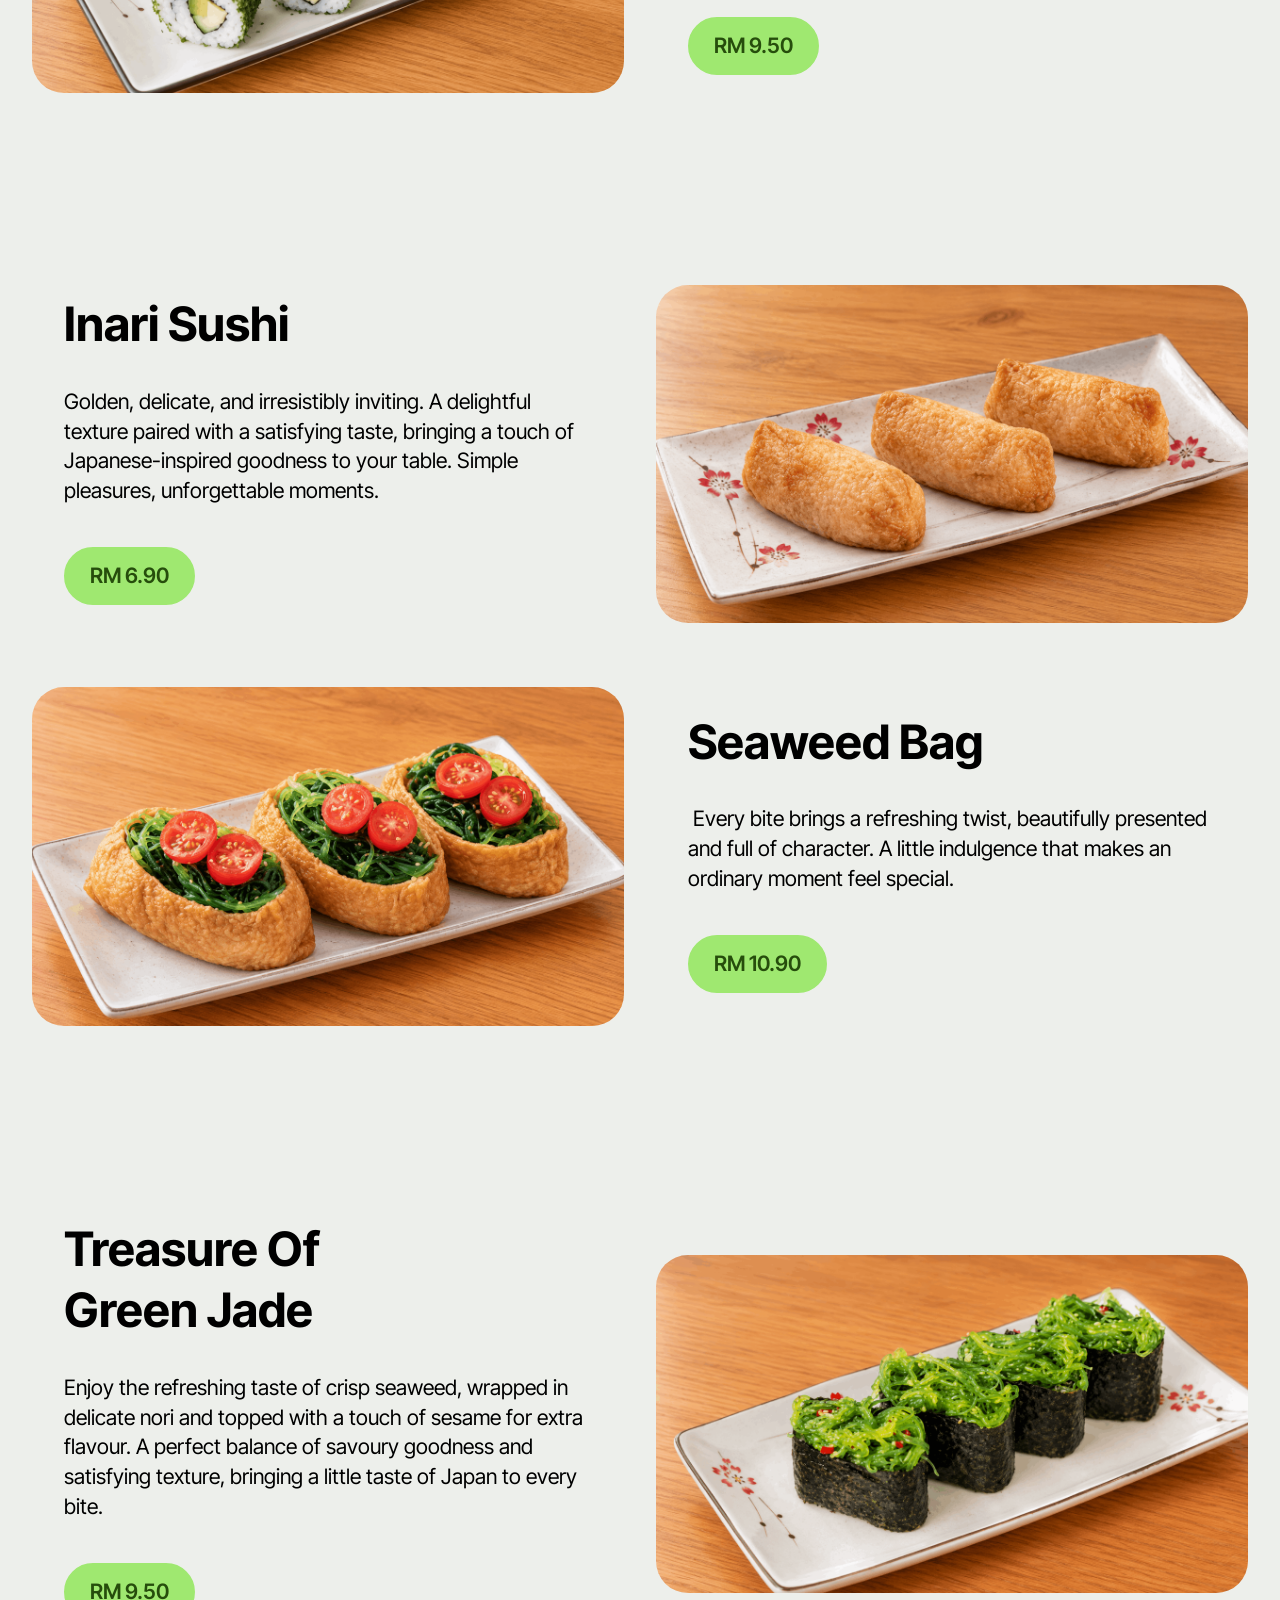
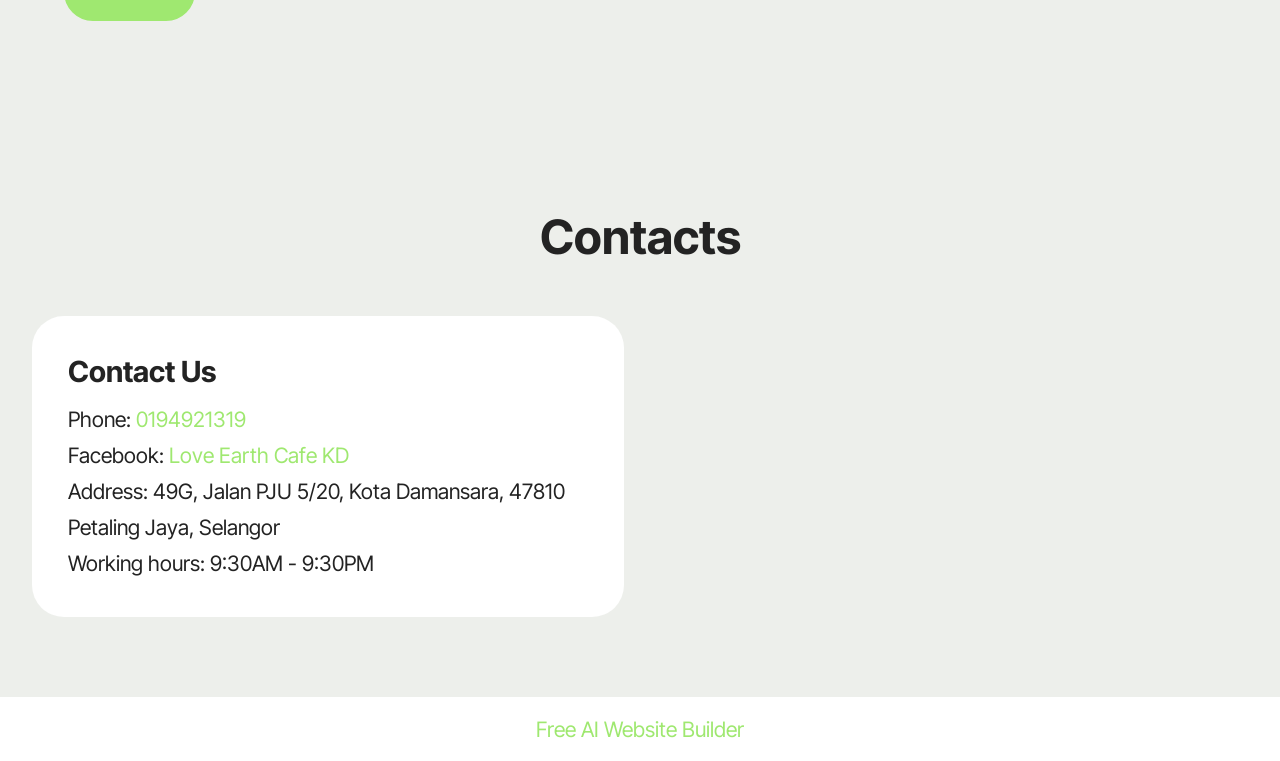
<file: page7.html>
<!DOCTYPE html>
<html  >
<head>
  <!-- Site made with Mobirise Website Builder v6.1.12, https://mobirise.com -->
  <meta charset="UTF-8">
  <meta http-equiv="X-UA-Compatible" content="IE=edge">
  <meta name="generator" content="Mobirise v6.1.12, mobirise.com">
  <meta name="viewport" content="width=device-width, initial-scale=1, minimum-scale=1">
  <link rel="shortcut icon" href="assets/images/557612594-122101455729048654-5465483780750613489-n-removebg-preview-137x137.png" type="image/x-icon">
  <meta name="description" content="">
  
  
  <title>Menu Sushi</title>
  <link rel="stylesheet" href="assets/bootstrap/css/bootstrap.min.css">
  <link rel="stylesheet" href="assets/theme/css/style.css">
  <link rel="preload" href="https://fonts.googleapis.com/css?family=Lato:100,100i,300,300i,400,400i,700,700i,900,900i&display=swap" as="style" onload="this.onload=null;this.rel='stylesheet'">
  <noscript><link rel="stylesheet" href="https://fonts.googleapis.com/css?family=Lato:100,100i,300,300i,400,400i,700,700i,900,900i&display=swap"></noscript>
  <link rel="preload" href="https://fonts.googleapis.com/css?family=Inter+Tight:100,200,300,400,500,600,700,800,900,100i,200i,300i,400i,500i,600i,700i,800i,900i&display=swap" as="style" onload="this.onload=null;this.rel='stylesheet'">
  <noscript><link rel="stylesheet" href="https://fonts.googleapis.com/css?family=Inter+Tight:100,200,300,400,500,600,700,800,900,100i,200i,300i,400i,500i,600i,700i,800i,900i&display=swap"></noscript>
  <link rel="preload" as="style" href="assets/mobirise/css/mbr-additional.css?v=arO2DU"><link rel="stylesheet" href="assets/mobirise/css/mbr-additional.css?v=arO2DU" type="text/css">

  
  
  
</head>
<body>
  
  <section data-bs-version="5.1" class="start article05 cid-vxIo5eQ01V" id="article05-3e">
  

  
  

  <div class="container">
    <div class="row justify-content-center align-items-center">
      <div class="col-12">
        <div class="card-wrapper">
          <div class="row">
            <div class="col-12 col-md-12 col-lg-5 image-wrapper">
              <img class="w-100" src="assets/images/e4839fbd-e2f3-4f1b-a599-df817d4b61ab-1036x691.png" alt="Mobirise Website Builder">
            </div>
            <div class="col-12 col-lg col-md-12">
              <div class="text-wrapper align-left">
                <h1 class="mbr-section-title mbr-fonts-style mb-4 display-2"><strong>Sushi</strong></h1>
                <p class="mbr-text mbr-fonts-style mb-4 display-7">
                  Discover a wide variety of sushi, featuring different flavours, fillings, and textures to satisfy every craving. From classic favourites to unique combinations, there’s something for everyone to enjoy.<br>
                </p>
                <div class="mbr-section-btn mt-3"><a class="btn btn-lg btn-black display-7" href="page7.html#features038-3f">Explore Sushi</a></div>
              </div>
            </div>
          </div>
        </div>
      </div>
    </div>
  </div>
</section>

<section data-bs-version="5.1" class="features38 cid-vxIo5fsg1z" id="features038-3f">
    

    
    

    <div class="container">
        <div class="row justify-content-center">
            <div class="col-12 col-md-12 col-lg">
                <div class="text-wrapper align-left">
                    <h1 class="mbr-section-title mbr-fonts-style mb-4 display-2"><strong>Glory Of Soy Sushi</strong></h1>
                    <p class="mbr-text align-left mbr-fonts-style mb-4 display-7">A little Japanese-inspired delight in every bite. Delicately crafted with a soft texture and a satisfying finish, these sushi rolls bring a touch of fun and elegance to your dining experience.</p>
                    <div class="mbr-section-btn align-left mt-3"><a class="btn btn-primary display-7" href="https://mobiri.se">RM 9.90</a></div>
                </div>
            </div>
            <div class="col-12 col-md-12 col-lg-6 image-wrapper">
                <img class="w-100" src="assets/images/c98d0eee-0e1d-43a1-bf24-7dd3020d8205-1256x718.png" alt="Mobirise Website Builder">
            </div>
        </div>
        <div class="row row-reverse justify-content-center">

            <div class="col-12 col-md-12 col-lg">
                <div class="text-wrapper align-left">
                    <h1 class="mbr-section-title mbr-fonts-style mb-4 display-2"><strong>Seaweed Sprout Roll</strong></h1>
                    <p class="mbr-text align-left mbr-fonts-style mb-4 display-7">
                        A delightful combination of flavour, texture, and freshness in every bite. Light, satisfying, and beautifully crafted, this sushi roll offers a unique taste experience that keeps you coming back for more.
                    </p>
                    <div class="mbr-section-btn align-left mt-3"><a class="btn btn-primary display-7" href="https://mobiri.se">RM 9.50</a></div>
                </div>
            </div>
            <div class="col-12 col-md-12 col-lg-6 image-wrapper">
                <img class="w-100" src="assets/images/124eac98-5329-4982-b6a1-7b4afd2145e0-1256x718.png" alt="Mobirise Website Builder">
            </div>
        </div>
        
    </div>
</section>

<section data-bs-version="5.1" class="features38 cid-vxIo5h62ww" id="features038-3g">
    

    
    

    <div class="container">
        <div class="row justify-content-center">
            <div class="col-12 col-md-12 col-lg">
                <div class="text-wrapper align-left">
                    <h1 class="mbr-section-title mbr-fonts-style mb-4 display-2"><strong>Inari Sushi</strong></h1>
                    <p class="mbr-text align-left mbr-fonts-style mb-4 display-7">
                        Golden, delicate, and irresistibly inviting. A delightful texture paired with a satisfying taste, bringing a touch of Japanese-inspired goodness to your table. Simple pleasures, unforgettable moments.</p>
                    <div class="mbr-section-btn align-left mt-3"><a class="btn btn-primary display-7" href="https://mobiri.se">RM 6.90</a></div>
                </div>
            </div>
            <div class="col-12 col-md-12 col-lg-6 image-wrapper">
                <img class="w-100" src="assets/images/6f91a72c-d2d3-41a6-8d70-96a667f25b94-1256x718.png" alt="Mobirise Website Builder">
            </div>
        </div>
        <div class="row row-reverse justify-content-center">

            <div class="col-12 col-md-12 col-lg">
                <div class="text-wrapper align-left">
                    <h1 class="mbr-section-title mbr-fonts-style mb-4 display-2"><strong>Seaweed Bag</strong></h1>
                    <p class="mbr-text align-left mbr-fonts-style mb-4 display-7">&nbsp;Every bite brings a refreshing twist, beautifully presented and full of character. A little indulgence that makes an ordinary moment feel special.<br></p>
                    <div class="mbr-section-btn align-left mt-3"><a class="btn btn-primary display-7" href="https://mobiri.se">RM 10.90</a></div>
                </div>
            </div>
            <div class="col-12 col-md-12 col-lg-6 image-wrapper">
                <img class="w-100" src="assets/images/af454097-c1f6-4866-91ce-e491dff035cd-1256x718.png" alt="Mobirise Website Builder">
            </div>
        </div>
        
    </div>
</section>

<section data-bs-version="5.1" class="features38 cid-vxIo5hCmym" id="features038-3h">
    

    
    

    <div class="container">
        <div class="row justify-content-center">
            <div class="col-12 col-md-12 col-lg">
                <div class="text-wrapper align-left">
                    <h1 class="mbr-section-title mbr-fonts-style mb-4 display-2"><strong>Treasure Of</strong><br><strong> Green Jade</strong></h1>
                    <p class="mbr-text align-left mbr-fonts-style mb-4 display-7">
                        Enjoy the refreshing taste of crisp seaweed, wrapped in delicate nori and topped with a touch of sesame for extra flavour. A perfect balance of savoury goodness and satisfying texture, bringing a little taste of Japan to every bite.
                    </p>
                    <div class="mbr-section-btn align-left mt-3"><a class="btn btn-primary display-7" href="https://mobiri.se">RM 9.50</a></div>
                </div>
            </div>
            <div class="col-12 col-md-12 col-lg-6 image-wrapper">
                <img class="w-100" src="assets/images/d446b631-591c-4db1-b423-b65b383069a2-1256x718.png" alt="Mobirise Website Builder">
            </div>
        </div>
        
        
    </div>
</section>

<section data-bs-version="5.1" class="contacts02 map1 cid-vxIo5hX1sN" id="contacts02-3j">

    

    
    <div class="container">
        <div class="row justify-content-center">
            <div class="col-12 content-head">
                <div class="mbr-section-head mb-5">
                    <h3 class="mbr-section-title mbr-fonts-style align-center mb-0 display-2">
                        <strong>Contacts</strong>
                    </h3>
                    
                </div>
            </div>
        </div>
        <div class="row justify-content-center">
            <div class="card col-12 col-md-12 col-lg-6">
                <div class="card-wrapper">
                    <div class="text-wrapper">
                        <h5 class="cardTitle mbr-fonts-style mb-2 display-5">
                            <strong>Contact Us</strong>
                        </h5>
                        <ul class="list mbr-fonts-style display-7">
                            <li class="mbr-text item-wrap">Phone: <a href="https://wa.me/60194921319" class="text-primary">0194921319</a></li><li class="mbr-text item-wrap">Facebook: <a href="https://www.facebook.com/share/1CH7hMEUw2/" class="text-primary" target="_blank">Love Earth Cafe KD</a></li><a href="https://www.facebook.com/share/1CH7hMEUw2/" class="text-primary" target="_blank">
                            </a><li class="mbr-text item-wrap">Address: 49G, Jalan PJU 5/20, Kota Damansara, 47810 Petaling Jaya, Selangor</li><li class="mbr-text item-wrap">Working hours: 9:30AM - 9:30PM</li>
                        </ul>
                    </div>
                </div>
            </div>
            <div class="map-wrapper col-md-12 col-lg-6">
                <div class="google-map"><iframe frameborder="0" style="border:0" src="https://www.google.com/maps/embed?pb=!1m18!1m12!1m3!1d3983.7747412563385!2d101.59393519999999!3d3.1540095999999997!2m3!1f0!2f0!3f0!3m2!1i1024!2i768!4f13.1!3m3!1m2!1s0x31cc4f0000754921%3A0xf812c034bf320e14!2zTG92ZSBFYXJ0aCBWZWdldGFyaWFuIENhZmUgS0Qg54ix5Zyw55CD57Sg6aOf5Z2K!5e0!3m2!1sen!2smy!4v1791424915194!5m2!1sen!2smy" allowfullscreen=""></iframe></div>
            </div>
        </div>
    </div>
</section><section class="display-7" style="padding: 0;align-items: center;justify-content: center;flex-wrap: wrap;    align-content: center;display: flex;position: relative;height: 4rem;"><a href="https://mobiri.se/5185891" style="flex: 1 1;height: 4rem;position: absolute;width: 100%;z-index: 1;"><img alt="" style="height: 4rem;" src="[data-uri]"></a><p style="margin: 0;text-align: center;" class="display-7">&#8204;</p><a style="z-index:1" href="https://mobirise.com/builder/ai-website-builder.html">Free AI Website Builder</a></section><script src="assets/bootstrap/js/bootstrap.bundle.min.js"></script>  <script src="assets/smoothscroll/smooth-scroll.js"></script>  <script src="assets/ytplayer/index.js"></script>  <script src="assets/theme/js/script.js"></script>  
  
  
</body>
</html>
</file>
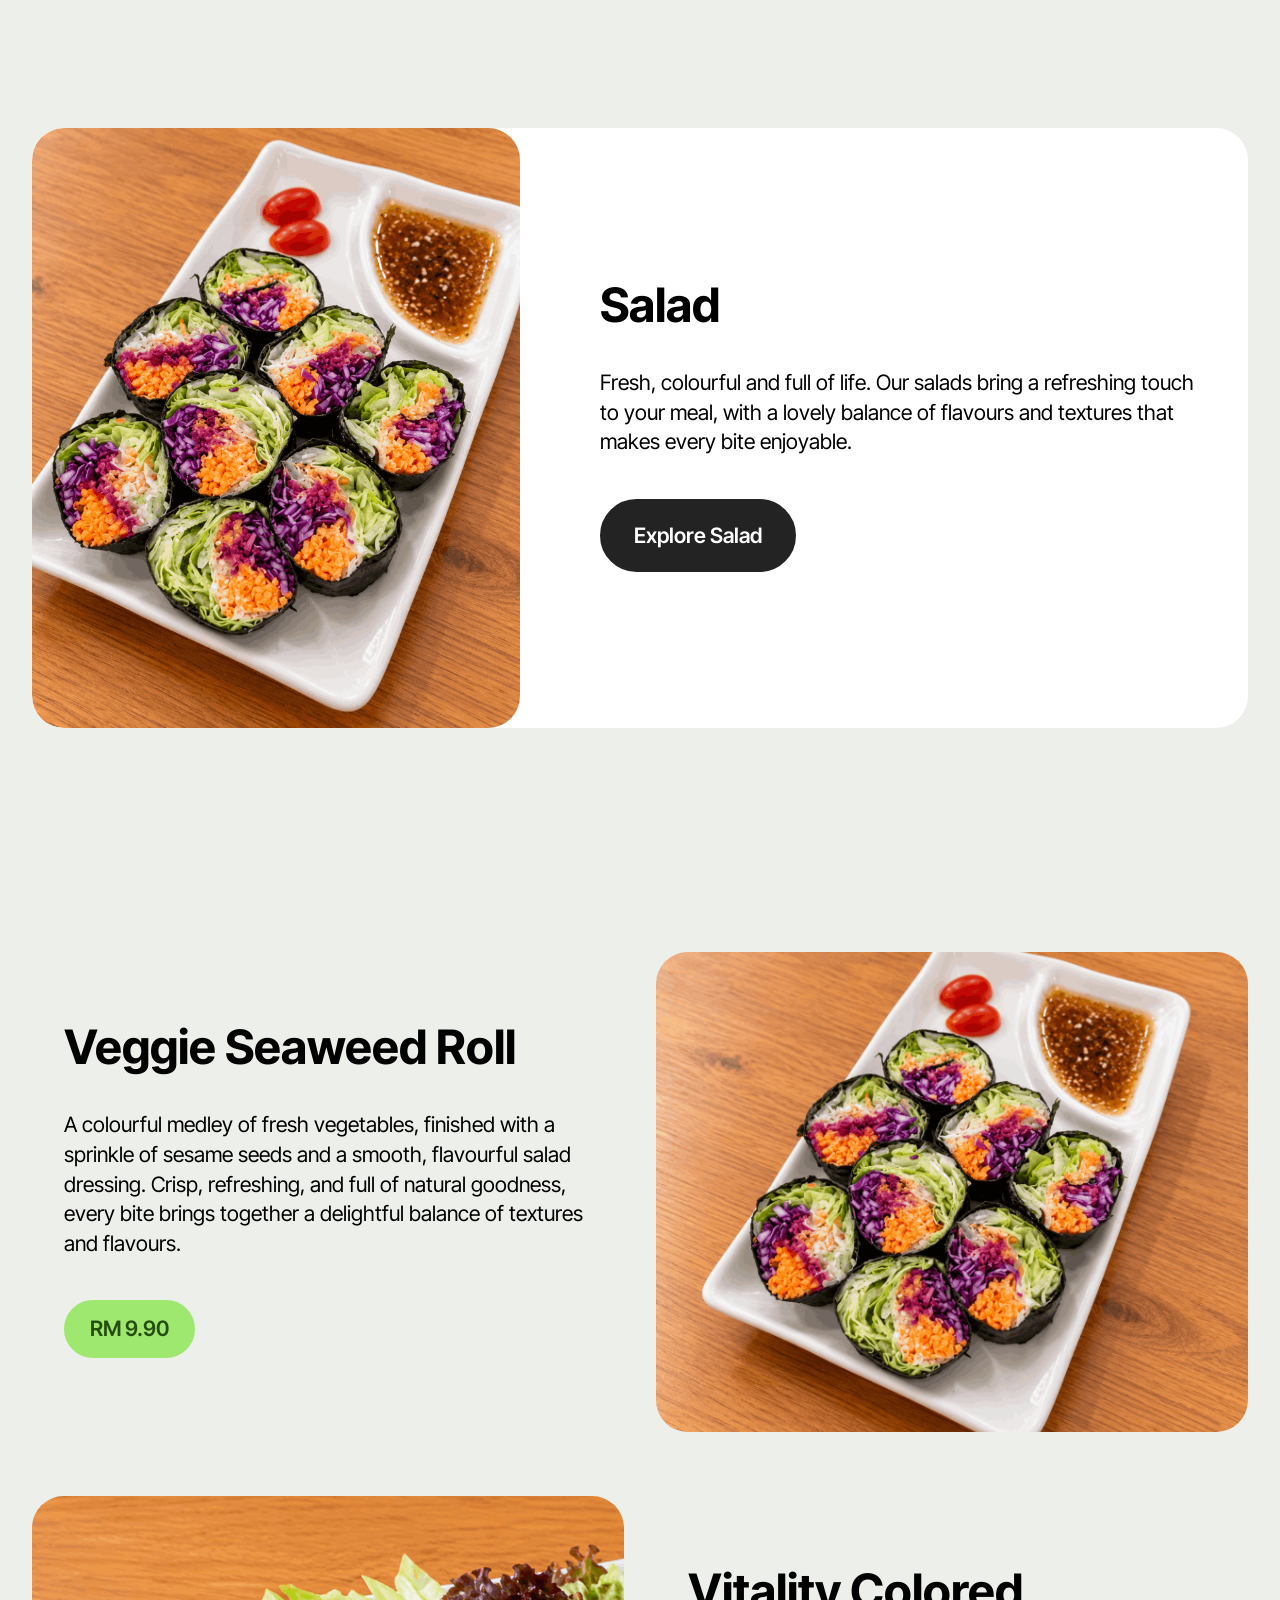
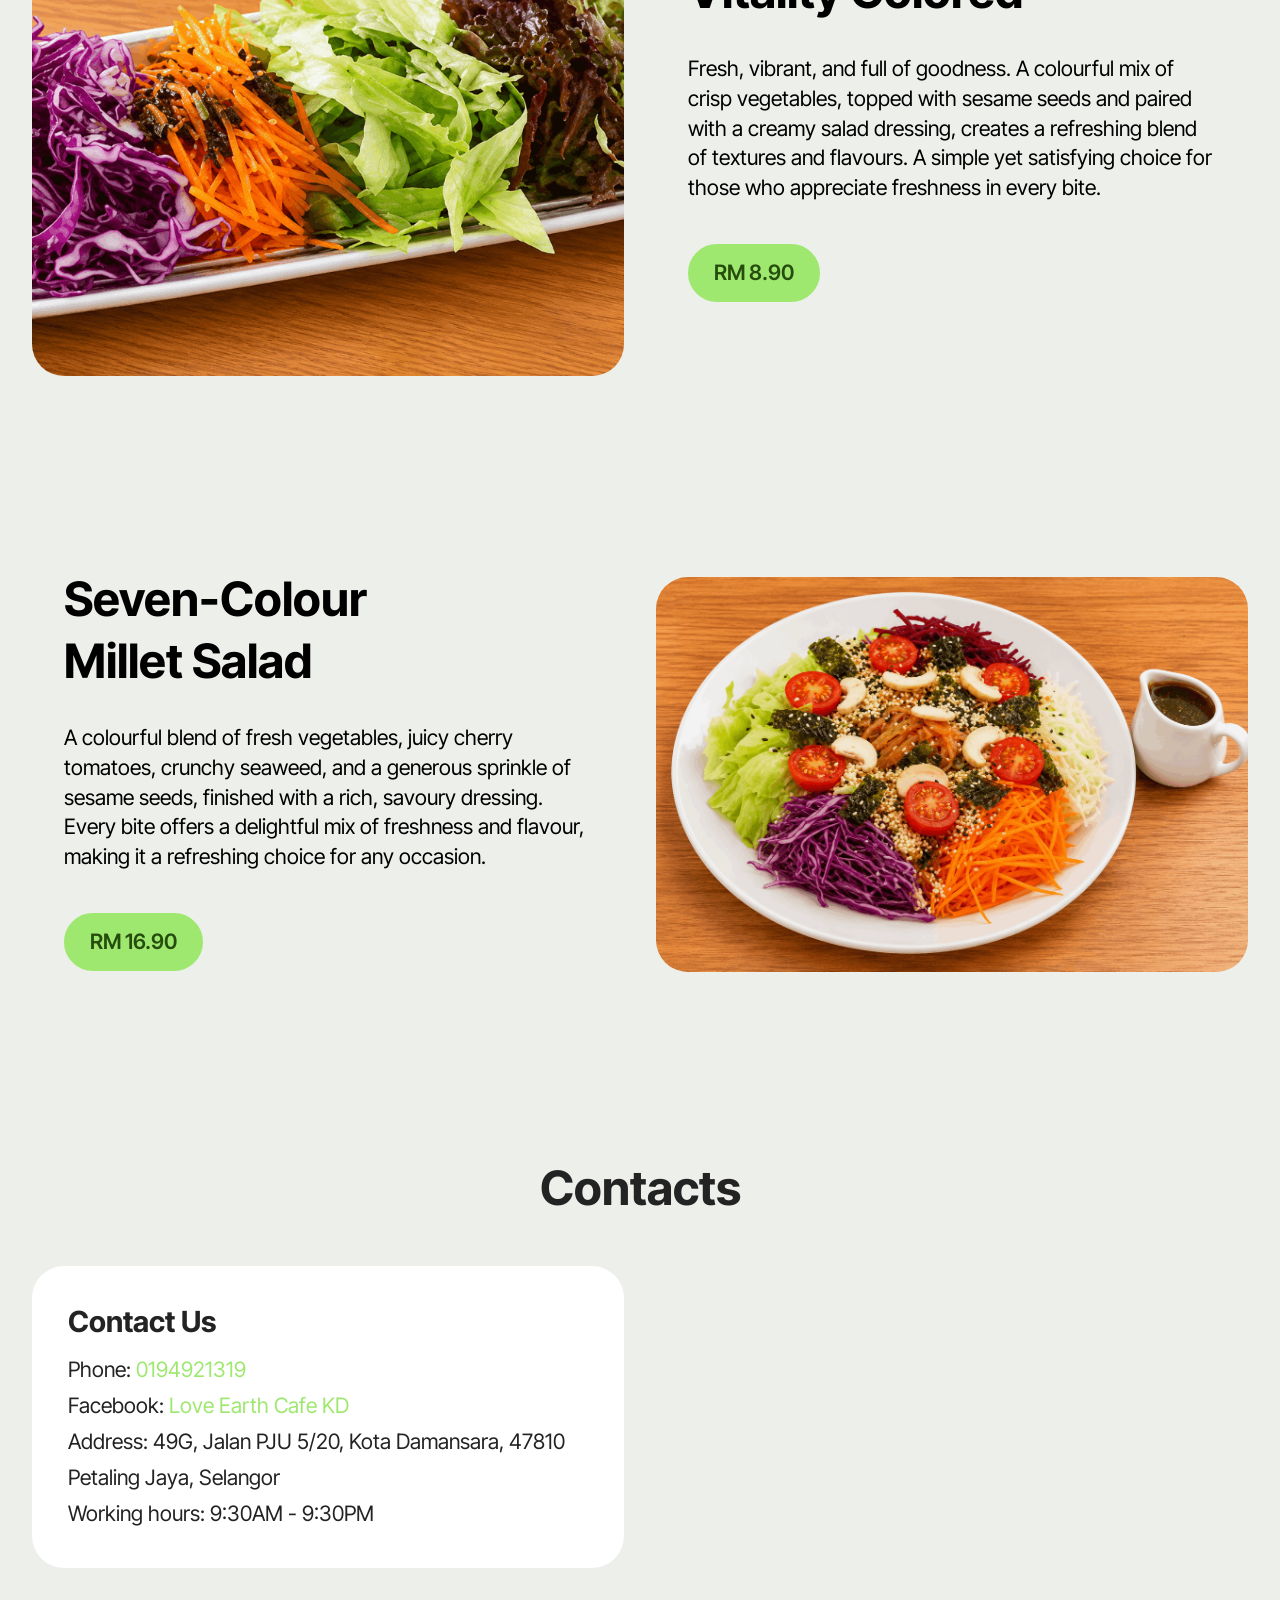
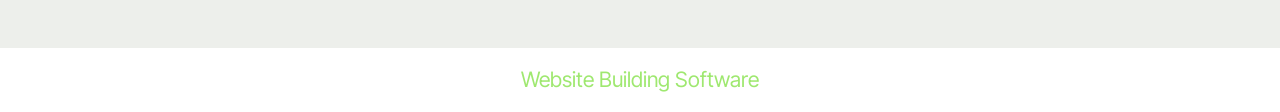
<file: page8.html>
<!DOCTYPE html>
<html  >
<head>
  <!-- Site made with Mobirise Website Builder v6.1.12, https://mobirise.com -->
  <meta charset="UTF-8">
  <meta http-equiv="X-UA-Compatible" content="IE=edge">
  <meta name="generator" content="Mobirise v6.1.12, mobirise.com">
  <meta name="viewport" content="width=device-width, initial-scale=1, minimum-scale=1">
  <link rel="shortcut icon" href="assets/images/557612594-122101455729048654-5465483780750613489-n-removebg-preview-137x137.png" type="image/x-icon">
  <meta name="description" content="">
  
  
  <title>Menu Salad</title>
  <link rel="stylesheet" href="assets/bootstrap/css/bootstrap.min.css">
  <link rel="stylesheet" href="assets/theme/css/style.css">
  <link rel="preload" href="https://fonts.googleapis.com/css?family=Lato:100,100i,300,300i,400,400i,700,700i,900,900i&display=swap" as="style" onload="this.onload=null;this.rel='stylesheet'">
  <noscript><link rel="stylesheet" href="https://fonts.googleapis.com/css?family=Lato:100,100i,300,300i,400,400i,700,700i,900,900i&display=swap"></noscript>
  <link rel="preload" href="https://fonts.googleapis.com/css?family=Inter+Tight:100,200,300,400,500,600,700,800,900,100i,200i,300i,400i,500i,600i,700i,800i,900i&display=swap" as="style" onload="this.onload=null;this.rel='stylesheet'">
  <noscript><link rel="stylesheet" href="https://fonts.googleapis.com/css?family=Inter+Tight:100,200,300,400,500,600,700,800,900,100i,200i,300i,400i,500i,600i,700i,800i,900i&display=swap"></noscript>
  <link rel="preload" as="style" href="assets/mobirise/css/mbr-additional.css?v=PodE9i"><link rel="stylesheet" href="assets/mobirise/css/mbr-additional.css?v=PodE9i" type="text/css">

  
  
  
</head>
<body>
  
  <section data-bs-version="5.1" class="start article05 cid-vxIuq8ePFM" id="article05-3k">
  

  
  

  <div class="container">
    <div class="row justify-content-center align-items-center">
      <div class="col-12">
        <div class="card-wrapper">
          <div class="row">
            <div class="col-12 col-md-12 col-lg-5 image-wrapper">
              <img class="w-100" src="assets/images/f6a4dc41-717f-45a8-a255-47952f5eee23-1036x947.png" alt="Mobirise Website Builder">
            </div>
            <div class="col-12 col-lg col-md-12">
              <div class="text-wrapper align-left">
                <h1 class="mbr-section-title mbr-fonts-style mb-4 display-2"><strong>Salad</strong></h1>
                <p class="mbr-text mbr-fonts-style mb-4 display-7">
                  Fresh, colourful and full of life. Our salads bring a refreshing touch to your meal, with a lovely balance of flavours and textures that makes every bite enjoyable.<br>
                </p>
                <div class="mbr-section-btn mt-3"><a class="btn btn-lg btn-black display-7" href="page8.html#features038-3l">Explore Salad</a></div>
              </div>
            </div>
          </div>
        </div>
      </div>
    </div>
  </div>
</section>

<section data-bs-version="5.1" class="features38 cid-vxIuq8Bs0e" id="features038-3l">
    

    
    

    <div class="container">
        <div class="row justify-content-center">
            <div class="col-12 col-md-12 col-lg">
                <div class="text-wrapper align-left">
                    <h1 class="mbr-section-title mbr-fonts-style mb-4 display-2"><strong>Veggie Seaweed Roll</strong></h1>
                    <p class="mbr-text align-left mbr-fonts-style mb-4 display-7">A colourful medley of fresh vegetables, finished with a sprinkle of sesame seeds and a smooth, flavourful salad dressing. Crisp, refreshing, and full of natural goodness, every bite brings together a delightful balance of textures and flavours.</p>
                    <div class="mbr-section-btn align-left mt-3"><a class="btn btn-primary display-7" href="https://mobiri.se">RM 9.90</a></div>
                </div>
            </div>
            <div class="col-12 col-md-12 col-lg-6 image-wrapper">
                <img class="w-100" src="assets/images/f6a4dc41-717f-45a8-a255-47952f5eee23-1256x1148.png" alt="Mobirise Website Builder">
            </div>
        </div>
        <div class="row row-reverse justify-content-center">

            <div class="col-12 col-md-12 col-lg">
                <div class="text-wrapper align-left">
                    <h1 class="mbr-section-title mbr-fonts-style mb-4 display-2"><strong>Vitality Colored</strong></h1>
                    <p class="mbr-text align-left mbr-fonts-style mb-4 display-7">
                        Fresh, vibrant, and full of goodness. A colourful mix of crisp vegetables, topped with sesame seeds and paired with a creamy salad dressing, creates a refreshing blend of textures and flavours. A simple yet satisfying choice for those who appreciate freshness in every bite.
                    </p>
                    <div class="mbr-section-btn align-left mt-3"><a class="btn btn-primary display-7" href="https://mobiri.se">RM 8.90</a></div>
                </div>
            </div>
            <div class="col-12 col-md-12 col-lg-6 image-wrapper">
                <img class="w-100" src="assets/images/2884a9af-212b-48e9-91f5-ce1b348be850-1256x628.png" alt="Mobirise Website Builder">
            </div>
        </div>
        
    </div>
</section>

<section data-bs-version="5.1" class="features38 cid-vxIuq8QbIq" id="features038-3m">
    

    
    

    <div class="container">
        <div class="row justify-content-center">
            <div class="col-12 col-md-12 col-lg">
                <div class="text-wrapper align-left">
                    <h1 class="mbr-section-title mbr-fonts-style mb-4 display-2"><strong>Seven-Colour </strong><br><strong>Millet Salad</strong></h1>
                    <p class="mbr-text align-left mbr-fonts-style mb-4 display-7">
                        A colourful blend of fresh vegetables, juicy cherry tomatoes, crunchy seaweed, and a generous sprinkle of sesame seeds, finished with a rich, savoury dressing. Every bite offers a delightful mix of freshness and flavour, making it a refreshing choice for any occasion.</p>
                    <div class="mbr-section-btn align-left mt-3"><a class="btn btn-primary display-7" href="https://mobiri.se">RM 16.90</a></div>
                </div>
            </div>
            <div class="col-12 col-md-12 col-lg-6 image-wrapper">
                <img class="w-100" src="assets/images/79fe9bae-6755-41f6-b150-ac7406d5f073-1256x837.png" alt="Mobirise Website Builder">
            </div>
        </div>
        
        
    </div>
</section>

<section data-bs-version="5.1" class="contacts02 map1 cid-vxIuq9fFH4" id="contacts02-3o">

    

    
    <div class="container">
        <div class="row justify-content-center">
            <div class="col-12 content-head">
                <div class="mbr-section-head mb-5">
                    <h3 class="mbr-section-title mbr-fonts-style align-center mb-0 display-2">
                        <strong>Contacts</strong>
                    </h3>
                    
                </div>
            </div>
        </div>
        <div class="row justify-content-center">
            <div class="card col-12 col-md-12 col-lg-6">
                <div class="card-wrapper">
                    <div class="text-wrapper">
                        <h5 class="cardTitle mbr-fonts-style mb-2 display-5">
                            <strong>Contact Us</strong>
                        </h5>
                        <ul class="list mbr-fonts-style display-7">
                            <li class="mbr-text item-wrap">Phone: <a href="https://wa.me/60194921319" class="text-primary">0194921319</a></li><li class="mbr-text item-wrap">Facebook: <a href="https://www.facebook.com/share/1CH7hMEUw2/" class="text-primary" target="_blank">Love Earth Cafe KD</a></li><a href="https://www.facebook.com/share/1CH7hMEUw2/" class="text-primary" target="_blank">
                            </a><li class="mbr-text item-wrap">Address: 49G, Jalan PJU 5/20, Kota Damansara, 47810 Petaling Jaya, Selangor</li><li class="mbr-text item-wrap">Working hours: 9:30AM - 9:30PM</li>
                        </ul>
                    </div>
                </div>
            </div>
            <div class="map-wrapper col-md-12 col-lg-6">
                <div class="google-map"><iframe frameborder="0" style="border:0" src="https://www.google.com/maps/embed?pb=!1m18!1m12!1m3!1d3983.7747412563385!2d101.59393519999999!3d3.1540095999999997!2m3!1f0!2f0!3f0!3m2!1i1024!2i768!4f13.1!3m3!1m2!1s0x31cc4f0000754921%3A0xf812c034bf320e14!2zTG92ZSBFYXJ0aCBWZWdldGFyaWFuIENhZmUgS0Qg54ix5Zyw55CD57Sg6aOf5Z2K!5e0!3m2!1sen!2smy!4v1791424915194!5m2!1sen!2smy" allowfullscreen=""></iframe></div>
            </div>
        </div>
    </div>
</section><section class="display-7" style="padding: 0;align-items: center;justify-content: center;flex-wrap: wrap;    align-content: center;display: flex;position: relative;height: 4rem;"><a href="https://mobiri.se/5185891" style="flex: 1 1;height: 4rem;position: absolute;width: 100%;z-index: 1;"><img alt="" style="height: 4rem;" src="[data-uri]"></a><p style="margin: 0;text-align: center;" class="display-7">&#8204;</p><a style="z-index:1" href="https://mobirise.com"> Website Building Software</a></section><script src="assets/bootstrap/js/bootstrap.bundle.min.js"></script>  <script src="assets/smoothscroll/smooth-scroll.js"></script>  <script src="assets/ytplayer/index.js"></script>  <script src="assets/theme/js/script.js"></script>  
  
  
</body>
</html>
</file>
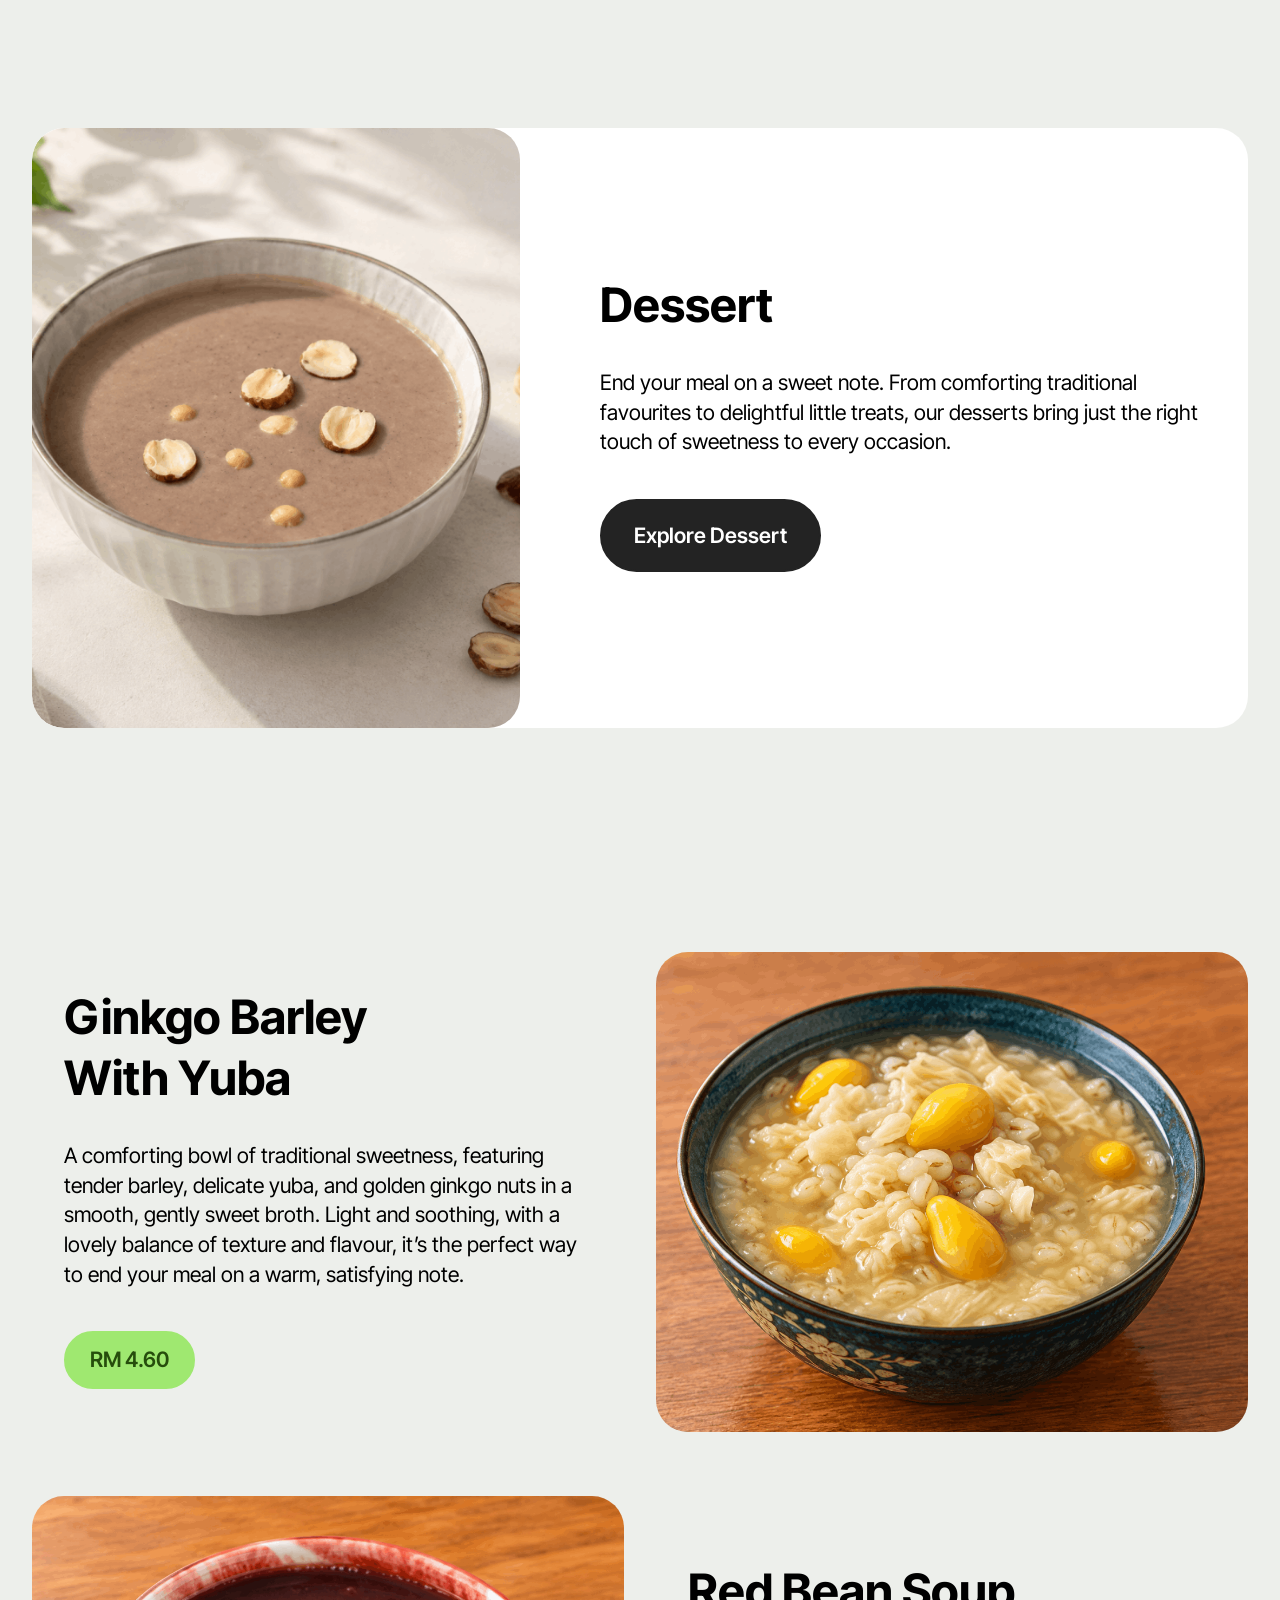
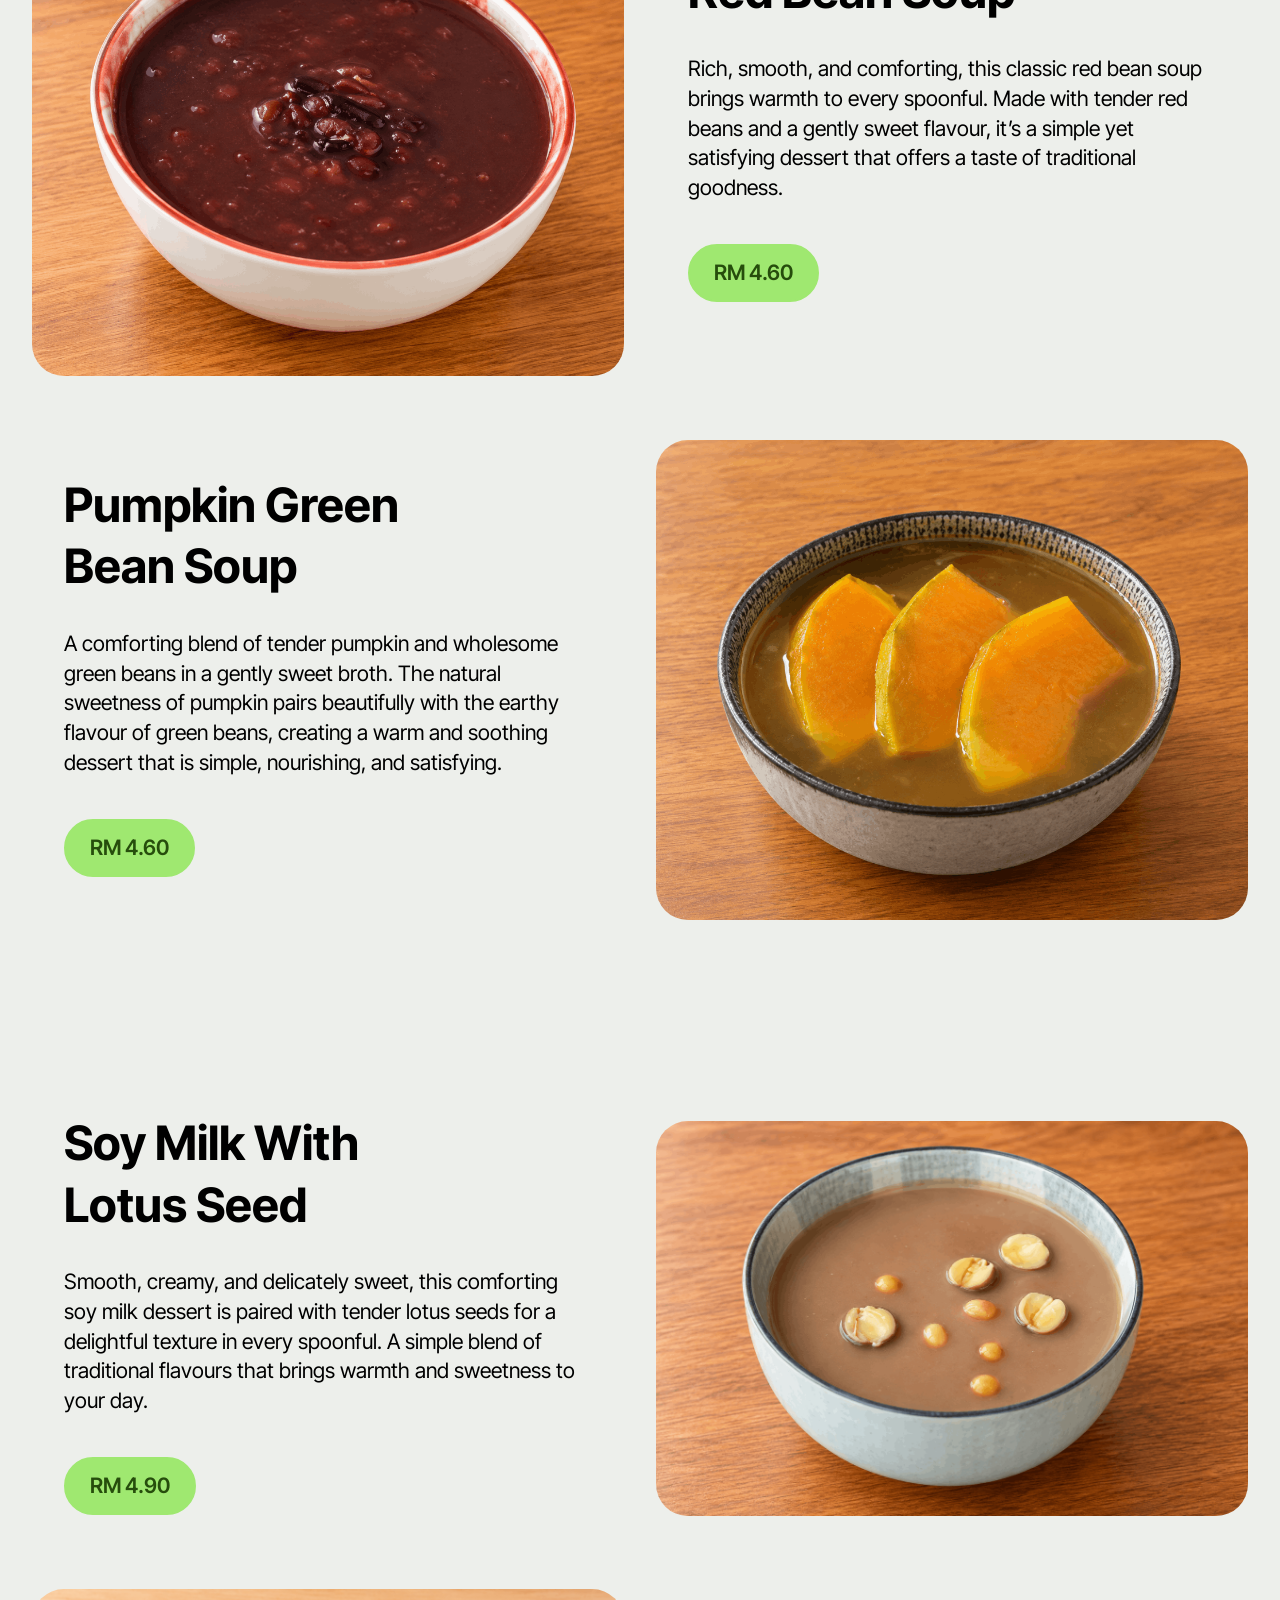
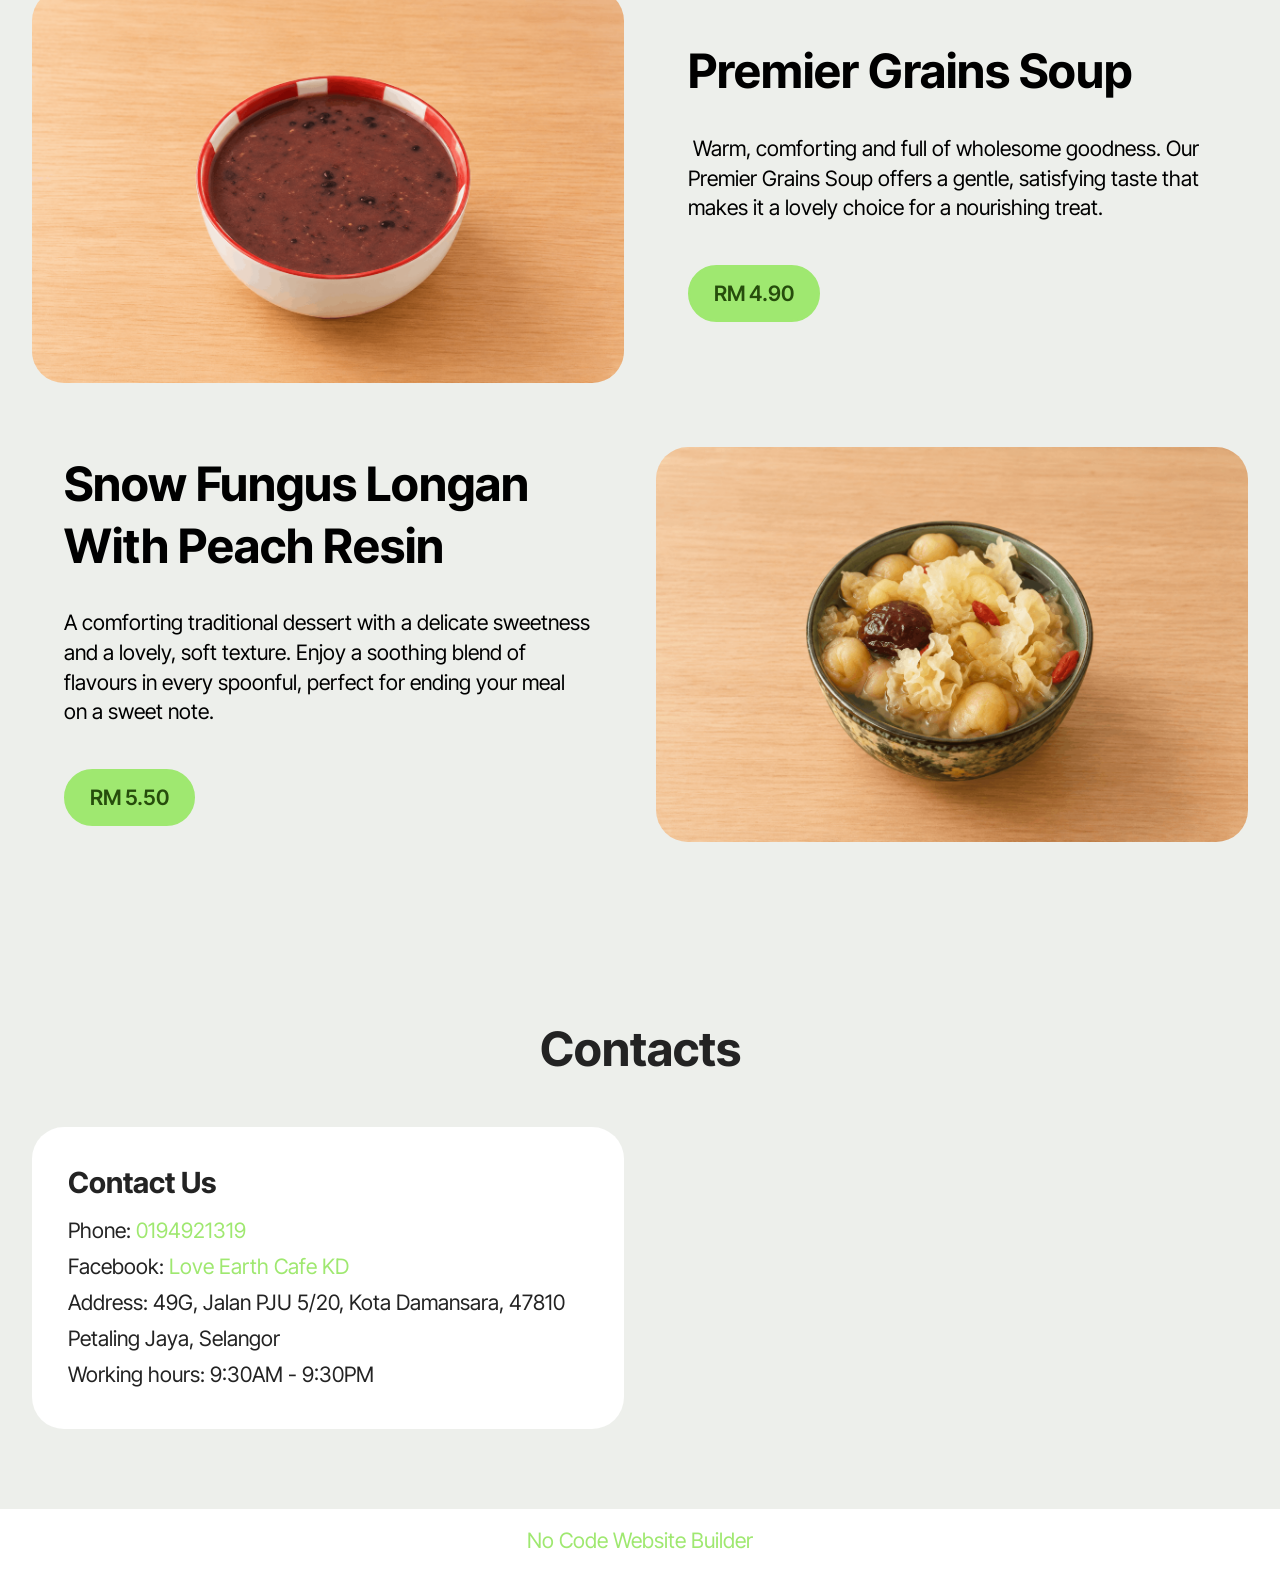
<file: page9.html>
<!DOCTYPE html>
<html  >
<head>
  <!-- Site made with Mobirise Website Builder v6.1.12, https://mobirise.com -->
  <meta charset="UTF-8">
  <meta http-equiv="X-UA-Compatible" content="IE=edge">
  <meta name="generator" content="Mobirise v6.1.12, mobirise.com">
  <meta name="viewport" content="width=device-width, initial-scale=1, minimum-scale=1">
  <link rel="shortcut icon" href="assets/images/557612594-122101455729048654-5465483780750613489-n-removebg-preview-137x137.png" type="image/x-icon">
  <meta name="description" content="">
  
  
  <title>Menu Dessert</title>
  <link rel="stylesheet" href="assets/bootstrap/css/bootstrap.min.css">
  <link rel="stylesheet" href="assets/theme/css/style.css">
  <link rel="preload" href="https://fonts.googleapis.com/css?family=Lato:100,100i,300,300i,400,400i,700,700i,900,900i&display=swap" as="style" onload="this.onload=null;this.rel='stylesheet'">
  <noscript><link rel="stylesheet" href="https://fonts.googleapis.com/css?family=Lato:100,100i,300,300i,400,400i,700,700i,900,900i&display=swap"></noscript>
  <link rel="preload" href="https://fonts.googleapis.com/css?family=Inter+Tight:100,200,300,400,500,600,700,800,900,100i,200i,300i,400i,500i,600i,700i,800i,900i&display=swap" as="style" onload="this.onload=null;this.rel='stylesheet'">
  <noscript><link rel="stylesheet" href="https://fonts.googleapis.com/css?family=Inter+Tight:100,200,300,400,500,600,700,800,900,100i,200i,300i,400i,500i,600i,700i,800i,900i&display=swap"></noscript>
  <link rel="preload" as="style" href="assets/mobirise/css/mbr-additional.css?v=8e1XRW"><link rel="stylesheet" href="assets/mobirise/css/mbr-additional.css?v=8e1XRW" type="text/css">

  
  
  
</head>
<body>
  
  <section data-bs-version="5.1" class="start article05 cid-vxIzxxPIJr" id="article05-3p">
  

  
  

  <div class="container">
    <div class="row justify-content-center align-items-center">
      <div class="col-12">
        <div class="card-wrapper">
          <div class="row">
            <div class="col-12 col-md-12 col-lg-5 image-wrapper">
              <img class="w-100" src="assets/images/48fff259-bf9d-4ab9-a46e-80cf137328e4-1036x691.png" alt="Mobirise Website Builder">
            </div>
            <div class="col-12 col-lg col-md-12">
              <div class="text-wrapper align-left">
                <h1 class="mbr-section-title mbr-fonts-style mb-4 display-2"><strong>Dessert</strong></h1>
                <p class="mbr-text mbr-fonts-style mb-4 display-7">
                  End your meal on a sweet note. From comforting traditional favourites to delightful little treats, our desserts bring just the right touch of sweetness to every occasion.<br>
                </p>
                <div class="mbr-section-btn mt-3"><a class="btn btn-lg btn-black display-7" href="page9.html#features038-3q">Explore Dessert</a></div>
              </div>
            </div>
          </div>
        </div>
      </div>
    </div>
  </div>
</section>

<section data-bs-version="5.1" class="features38 cid-vxIzxytSWG" id="features038-3q">
    

    
    

    <div class="container">
        <div class="row justify-content-center">
            <div class="col-12 col-md-12 col-lg">
                <div class="text-wrapper align-left">
                    <h1 class="mbr-section-title mbr-fonts-style mb-4 display-2"><strong>Ginkgo Barley </strong><br><strong>With Yuba</strong></h1>
                    <p class="mbr-text align-left mbr-fonts-style mb-4 display-7">A comforting bowl of traditional sweetness, featuring tender barley, delicate yuba, and golden ginkgo nuts in a smooth, gently sweet broth. Light and soothing, with a lovely balance of texture and flavour, it’s the perfect way to end your meal on a warm, satisfying note.</p>
                    <div class="mbr-section-btn align-left mt-3"><a class="btn btn-primary display-7" href="https://mobiri.se">RM 4.60</a></div>
                </div>
            </div>
            <div class="col-12 col-md-12 col-lg-6 image-wrapper">
                <img class="w-100" src="assets/images/9933b878-b942-4e23-9cb3-1197a19b7be5-1256x837.png" alt="Mobirise Website Builder">
            </div>
        </div>
        <div class="row row-reverse justify-content-center">

            <div class="col-12 col-md-12 col-lg">
                <div class="text-wrapper align-left">
                    <h1 class="mbr-section-title mbr-fonts-style mb-4 display-2"><strong>Red Bean Soup</strong></h1>
                    <p class="mbr-text align-left mbr-fonts-style mb-4 display-7">
                        Rich, smooth, and comforting, this classic red bean soup brings warmth to every spoonful. Made with tender red beans and a gently sweet flavour, it’s a simple yet satisfying dessert that offers a taste of traditional goodness.
                    </p>
                    <div class="mbr-section-btn align-left mt-3"><a class="btn btn-primary display-7" href="https://mobiri.se">RM 4.60</a></div>
                </div>
            </div>
            <div class="col-12 col-md-12 col-lg-6 image-wrapper">
                <img class="w-100" src="assets/images/7dc7adf6-211b-4b40-bc04-10007c849745-1256x837.png" alt="Mobirise Website Builder">
            </div>
        </div>
        <div class="row justify-content-center">
            <div class="col-12 col-md-12 col-lg">
                <div class="text-wrapper align-left">
                    <h1 class="mbr-section-title mbr-fonts-style mb-4 display-2"><strong>Pumpkin Green </strong><br><strong>Bean Soup</strong></h1>
                    <p class="mbr-text align-left mbr-fonts-style mb-4 display-7">
                        A comforting blend of tender pumpkin and wholesome green beans in a gently sweet broth. The natural sweetness of pumpkin pairs beautifully with the earthy flavour of green beans, creating a warm and soothing dessert that is simple, nourishing, and satisfying.
                    </p>
                    <div class="mbr-section-btn align-left mt-3"><a class="btn btn-primary display-7" href="https://mobiri.se">RM 4.60</a></div>
                </div>
            </div>
            <div class="col-12 col-md-12 col-lg-6 image-wrapper">
                <img class="w-100" src="assets/images/2b15035f-8932-4c38-8375-e084f87ac304-1256x837.png" alt="Mobirise Website Builder">
            </div>
        </div>
    </div>
</section>

<section data-bs-version="5.1" class="features38 cid-vxIzxyUGik" id="features038-3r">
    

    
    

    <div class="container">
        <div class="row justify-content-center">
            <div class="col-12 col-md-12 col-lg">
                <div class="text-wrapper align-left">
                    <h1 class="mbr-section-title mbr-fonts-style mb-4 display-2"><strong>Soy Milk With </strong><br><strong>Lotus Seed</strong></h1>
                    <p class="mbr-text align-left mbr-fonts-style mb-4 display-7">
                        Smooth, creamy, and delicately sweet, this comforting soy milk dessert is paired with tender lotus seeds for a delightful texture in every spoonful. A simple blend of traditional flavours that brings warmth and sweetness to your day.</p>
                    <div class="mbr-section-btn align-left mt-3"><a class="btn btn-primary display-7" href="https://mobiri.se">RM 4.90</a></div>
                </div>
            </div>
            <div class="col-12 col-md-12 col-lg-6 image-wrapper">
                <img class="w-100" src="assets/images/20b701ff-8e7a-4008-aea2-7bf7a382cfce-1256x837.png" alt="Mobirise Website Builder">
            </div>
        </div>
        <div class="row row-reverse justify-content-center">

            <div class="col-12 col-md-12 col-lg">
                <div class="text-wrapper align-left">
                    <h1 class="mbr-section-title mbr-fonts-style mb-4 display-2"><strong>Premier Grains Soup</strong></h1>
                    <p class="mbr-text align-left mbr-fonts-style mb-4 display-7">&nbsp;Warm, comforting and full of wholesome goodness. Our Premier Grains Soup offers a gentle, satisfying taste that makes it a lovely choice for a nourishing treat.<br></p>
                    <div class="mbr-section-btn align-left mt-3"><a class="btn btn-primary display-7" href="https://mobiri.se">RM 4.90</a></div>
                </div>
            </div>
            <div class="col-12 col-md-12 col-lg-6 image-wrapper">
                <img class="w-100" src="assets/images/0a0735ea-2570-462b-b189-d92eb2687f51-1256x837.png" alt="Mobirise Website Builder">
            </div>
        </div>
        <div class="row justify-content-center">
            <div class="col-12 col-md-12 col-lg">
                <div class="text-wrapper align-left">
                    <h1 class="mbr-section-title mbr-fonts-style mb-4 display-2"><strong>Snow Fungus Longan With Peach Resin</strong></h1>
                    <p class="mbr-text align-left mbr-fonts-style mb-4 display-7">
                        A comforting traditional dessert with a delicate sweetness and a lovely, soft texture. Enjoy a soothing blend of flavours in every spoonful, perfect for ending your meal on a sweet note.
                    </p>
                    <div class="mbr-section-btn align-left mt-3"><a class="btn btn-primary display-7" href="https://mobiri.se">RM 5.50</a></div>
                </div>
            </div>
            <div class="col-12 col-md-12 col-lg-6 image-wrapper">
                <img class="w-100" src="assets/images/956fb61a-99ff-4f94-b45e-585a3d3c3369-1256x837.png" alt="Mobirise Website Builder">
            </div>
        </div>
    </div>
</section>

<section data-bs-version="5.1" class="contacts02 map1 cid-vxIzxzcCdb" id="contacts02-3s">

    

    
    <div class="container">
        <div class="row justify-content-center">
            <div class="col-12 content-head">
                <div class="mbr-section-head mb-5">
                    <h3 class="mbr-section-title mbr-fonts-style align-center mb-0 display-2">
                        <strong>Contacts</strong>
                    </h3>
                    
                </div>
            </div>
        </div>
        <div class="row justify-content-center">
            <div class="card col-12 col-md-12 col-lg-6">
                <div class="card-wrapper">
                    <div class="text-wrapper">
                        <h5 class="cardTitle mbr-fonts-style mb-2 display-5">
                            <strong>Contact Us</strong>
                        </h5>
                        <ul class="list mbr-fonts-style display-7">
                            <li class="mbr-text item-wrap">Phone: <a href="https://wa.me/60194921319" class="text-primary">0194921319</a></li><li class="mbr-text item-wrap">Facebook: <a href="https://www.facebook.com/share/1CH7hMEUw2/" class="text-primary" target="_blank">Love Earth Cafe KD</a></li><a href="https://www.facebook.com/share/1CH7hMEUw2/" class="text-primary" target="_blank">
                            </a><li class="mbr-text item-wrap">Address: 49G, Jalan PJU 5/20, Kota Damansara, 47810 Petaling Jaya, Selangor</li><li class="mbr-text item-wrap">Working hours: 9:30AM - 9:30PM</li>
                        </ul>
                    </div>
                </div>
            </div>
            <div class="map-wrapper col-md-12 col-lg-6">
                <div class="google-map"><iframe frameborder="0" style="border:0" src="https://www.google.com/maps/embed?pb=!1m18!1m12!1m3!1d3983.7747412563385!2d101.59393519999999!3d3.1540095999999997!2m3!1f0!2f0!3f0!3m2!1i1024!2i768!4f13.1!3m3!1m2!1s0x31cc4f0000754921%3A0xf812c034bf320e14!2zTG92ZSBFYXJ0aCBWZWdldGFyaWFuIENhZmUgS0Qg54ix5Zyw55CD57Sg6aOf5Z2K!5e0!3m2!1sen!2smy!4v1791424915194!5m2!1sen!2smy" allowfullscreen=""></iframe></div>
            </div>
        </div>
    </div>
</section><section class="display-7" style="padding: 0;align-items: center;justify-content: center;flex-wrap: wrap;    align-content: center;display: flex;position: relative;height: 4rem;"><a href="https://mobiri.se/5185891" style="flex: 1 1;height: 4rem;position: absolute;width: 100%;z-index: 1;"><img alt="" style="height: 4rem;" src="[data-uri]"></a><p style="margin: 0;text-align: center;" class="display-7">&#8204;</p><a style="z-index:1" href="https://mobirise.com/builder/no-code-website-builder.html">No Code Website Builder</a></section><script src="assets/bootstrap/js/bootstrap.bundle.min.js"></script>  <script src="assets/smoothscroll/smooth-scroll.js"></script>  <script src="assets/ytplayer/index.js"></script>  <script src="assets/theme/js/script.js"></script>  
  
  
</body>
</html>
</file>
<file: assets/web/assets/mobirise-icons2/mobirise2.css>
@font-face {
  font-family: 'Moririse2';
  font-display: swap;
  src:  url('mobirise2.eot?f2bix4');
  src:  url('mobirise2.eot?f2bix4#iefix') format('embedded-opentype'),
    url('mobirise2.woff2?f2bix4') format('woff2'),
    url('mobirise2.woff?f2bix4') format('woff'),
    url('mobirise2.ttf?f2bix4') format('truetype'),
    url('mobirise2.svg?f2bix4#mobirise2') format('svg');
  font-weight: normal;
  font-style: normal;
}

[class^="mobi-"], [class*=" mobi-"] {
  /* use !important to prevent issues with browser extensions that change fonts */
  font-family: 'Moririse2' !important;
  speak: none;
  font-style: normal;
  font-weight: normal;
  font-variant: normal;
  text-transform: none;
  line-height: 1;

  /* Better Font Rendering =========== */
  -webkit-font-smoothing: antialiased;
  -moz-osx-font-smoothing: grayscale;
}

.mobi-mbri-add-submenu:before {
  content: "\e900";
}
.mobi-mbri-alert:before {
  content: "\e901";
}
.mobi-mbri-align-center:before {
  content: "\e902";
}
.mobi-mbri-align-justify:before {
  content: "\e903";
}
.mobi-mbri-align-left:before {
  content: "\e904";
}
.mobi-mbri-align-right:before {
  content: "\e905";
}
.mobi-mbri-android:before {
  content: "\e906";
}
.mobi-mbri-apple:before {
  content: "\e907";
}
.mobi-mbri-arrow-down:before {
  content: "\e908";
}
.mobi-mbri-arrow-next:before {
  content: "\e909";
}
.mobi-mbri-arrow-prev:before {
  content: "\e90a";
}
.mobi-mbri-arrow-up:before {
  content: "\e90b";
}
.mobi-mbri-bold:before {
  content: "\e90c";
}
.mobi-mbri-bookmark:before {
  content: "\e90d";
}
.mobi-mbri-bootstrap:before {
  content: "\e90e";
}
.mobi-mbri-briefcase:before {
  content: "\e90f";
}
.mobi-mbri-browse:before {
  content: "\e910";
}
.mobi-mbri-bulleted-list:before {
  content: "\e911";
}
.mobi-mbri-calendar:before {
  content: "\e912";
}
.mobi-mbri-camera:before {
  content: "\e913";
}
.mobi-mbri-cart-add:before {
  content: "\e914";
}
.mobi-mbri-cart-full:before {
  content: "\e915";
}
.mobi-mbri-cash:before {
  content: "\e916";
}
.mobi-mbri-change-style:before {
  content: "\e917";
}
.mobi-mbri-chat:before {
  content: "\e918";
}
.mobi-mbri-clock:before {
  content: "\e919";
}
.mobi-mbri-close:before {
  content: "\e91a";
}
.mobi-mbri-cloud:before {
  content: "\e91b";
}
.mobi-mbri-code:before {
  content: "\e91c";
}
.mobi-mbri-contact-form:before {
  content: "\e91d";
}
.mobi-mbri-credit-card:before {
  content: "\e91e";
}
.mobi-mbri-cursor-click:before {
  content: "\e91f";
}
.mobi-mbri-cust-feedback:before {
  content: "\e920";
}
.mobi-mbri-database:before {
  content: "\e921";
}
.mobi-mbri-delivery:before {
  content: "\e922";
}
.mobi-mbri-desktop:before {
  content: "\e923";
}
.mobi-mbri-devices:before {
  content: "\e924";
}
.mobi-mbri-down:before {
  content: "\e925";
}
.mobi-mbri-download-2:before {
  content: "\e926";
}
.mobi-mbri-download:before {
  content: "\e927";
}
.mobi-mbri-drag-n-drop-2:before {
  content: "\e928";
}
.mobi-mbri-drag-n-drop:before {
  content: "\e929";
}
.mobi-mbri-edit-2:before {
  content: "\e92a";
}
.mobi-mbri-edit:before {
  content: "\e92b";
}
.mobi-mbri-error:before {
  content: "\e92c";
}
.mobi-mbri-extension:before {
  content: "\e92d";
}
.mobi-mbri-features:before {
  content: "\e92e";
}
.mobi-mbri-file:before {
  content: "\e92f";
}
.mobi-mbri-flag:before {
  content: "\e930";
}
.mobi-mbri-folder:before {
  content: "\e931";
}
.mobi-mbri-gift:before {
  content: "\e932";
}
.mobi-mbri-github:before {
  content: "\e933";
}
.mobi-mbri-globe-2:before {
  content: "\e934";
}
.mobi-mbri-globe:before {
  content: "\e935";
}
.mobi-mbri-growing-chart:before {
  content: "\e936";
}
.mobi-mbri-hearth:before {
  content: "\e937";
}
.mobi-mbri-help:before {
  content: "\e938";
}
.mobi-mbri-home:before {
  content: "\e939";
}
.mobi-mbri-hot-cup:before {
  content: "\e93a";
}
.mobi-mbri-idea:before {
  content: "\e93b";
}
.mobi-mbri-image-gallery:before {
  content: "\e93c";
}
.mobi-mbri-image-slider:before {
  content: "\e93d";
}
.mobi-mbri-info:before {
  content: "\e93e";
}
.mobi-mbri-italic:before {
  content: "\e93f";
}
.mobi-mbri-key:before {
  content: "\e940";
}
.mobi-mbri-laptop:before {
  content: "\e941";
}
.mobi-mbri-layers:before {
  content: "\e942";
}
.mobi-mbri-left-right:before {
  content: "\e943";
}
.mobi-mbri-left:before {
  content: "\e944";
}
.mobi-mbri-letter:before {
  content: "\e945";
}
.mobi-mbri-like:before {
  content: "\e946";
}
.mobi-mbri-link:before {
  content: "\e947";
}
.mobi-mbri-lock:before {
  content: "\e948";
}
.mobi-mbri-login:before {
  content: "\e949";
}
.mobi-mbri-logout:before {
  content: "\e94a";
}
.mobi-mbri-magic-stick:before {
  content: "\e94b";
}
.mobi-mbri-map-pin:before {
  content: "\e94c";
}
.mobi-mbri-menu:before {
  content: "\e94d";
}
.mobi-mbri-mobile-2:before {
  content: "\e94e";
}
.mobi-mbri-mobile-horizontal:before {
  content: "\e94f";
}
.mobi-mbri-mobile:before {
  content: "\e950";
}
.mobi-mbri-mobirise:before {
  content: "\e951";
}
.mobi-mbri-more-horizontal:before {
  content: "\e952";
}
.mobi-mbri-more-vertical:before {
  content: "\e953";
}
.mobi-mbri-music:before {
  content: "\e954";
}
.mobi-mbri-new-file:before {
  content: "\e955";
}
.mobi-mbri-numbered-list:before {
  content: "\e956";
}
.mobi-mbri-opened-folder:before {
  content: "\e957";
}
.mobi-mbri-pages:before {
  content: "\e958";
}
.mobi-mbri-paper-plane:before {
  content: "\e959";
}
.mobi-mbri-paperclip:before {
  content: "\e95a";
}
.mobi-mbri-phone:before {
  content: "\e95b";
}
.mobi-mbri-photo:before {
  content: "\e95c";
}
.mobi-mbri-photos:before {
  content: "\e95d";
}
.mobi-mbri-pin:before {
  content: "\e95e";
}
.mobi-mbri-play:before {
  content: "\e95f";
}
.mobi-mbri-plus:before {
  content: "\e960";
}
.mobi-mbri-preview:before {
  content: "\e961";
}
.mobi-mbri-print:before {
  content: "\e962";
}
.mobi-mbri-protect:before {
  content: "\e963";
}
.mobi-mbri-question:before {
  content: "\e964";
}
.mobi-mbri-quote-left:before {
  content: "\e965";
}
.mobi-mbri-quote-right:before {
  content: "\e966";
}
.mobi-mbri-redo:before {
  content: "\e967";
}
.mobi-mbri-refresh:before {
  content: "\e968";
}
.mobi-mbri-responsive-2:before {
  content: "\e969";
}
.mobi-mbri-responsive:before {
  content: "\e96a";
}
.mobi-mbri-right:before {
  content: "\e96b";
}
.mobi-mbri-rocket:before {
  content: "\e96c";
}
.mobi-mbri-sad-face:before {
  content: "\e96d";
}
.mobi-mbri-sale:before {
  content: "\e96e";
}
.mobi-mbri-save:before {
  content: "\e96f";
}
.mobi-mbri-search:before {
  content: "\e970";
}
.mobi-mbri-setting-2:before {
  content: "\e971";
}
.mobi-mbri-setting-3:before {
  content: "\e972";
}
.mobi-mbri-setting:before {
  content: "\e973";
}
.mobi-mbri-share:before {
  content: "\e974";
}
.mobi-mbri-shopping-bag:before {
  content: "\e975";
}
.mobi-mbri-shopping-basket:before {
  content: "\e976";
}
.mobi-mbri-shopping-cart:before {
  content: "\e977";
}
.mobi-mbri-sites:before {
  content: "\e978";
}
.mobi-mbri-smile-face:before {
  content: "\e979";
}
.mobi-mbri-speed:before {
  content: "\e97a";
}
.mobi-mbri-star:before {
  content: "\e97b";
}
.mobi-mbri-success:before {
  content: "\e97c";
}
.mobi-mbri-sun:before {
  content: "\e97d";
}
.mobi-mbri-sun2:before {
  content: "\e97e";
}
.mobi-mbri-tablet-vertical:before {
  content: "\e97f";
}
.mobi-mbri-tablet:before {
  content: "\e980";
}
.mobi-mbri-target:before {
  content: "\e981";
}
.mobi-mbri-timer:before {
  content: "\e982";
}
.mobi-mbri-to-ftp:before {
  content: "\e983";
}
.mobi-mbri-to-local-drive:before {
  content: "\e984";
}
.mobi-mbri-touch-swipe:before {
  content: "\e985";
}
.mobi-mbri-touch:before {
  content: "\e986";
}
.mobi-mbri-trash:before {
  content: "\e987";
}
.mobi-mbri-underline:before {
  content: "\e988";
}
.mobi-mbri-undo:before {
  content: "\e989";
}
.mobi-mbri-unlink:before {
  content: "\e98a";
}
.mobi-mbri-unlock:before {
  content: "\e98b";
}
.mobi-mbri-up-down:before {
  content: "\e98c";
}
.mobi-mbri-up:before {
  content: "\e98d";
}
.mobi-mbri-update:before {
  content: "\e98e";
}
.mobi-mbri-upload-2:before {
  content: "\e98f";
}
.mobi-mbri-upload:before {
  content: "\e990";
}
.mobi-mbri-user-2:before {
  content: "\e991";
}
.mobi-mbri-user:before {
  content: "\e992";
}
.mobi-mbri-users:before {
  content: "\e993";
}
.mobi-mbri-video-play:before {
  content: "\e994";
}
.mobi-mbri-video:before {
  content: "\e995";
}
.mobi-mbri-watch:before {
  content: "\e996";
}
.mobi-mbri-website-theme-2:before {
  content: "\e997";
}
.mobi-mbri-website-theme:before {
  content: "\e998";
}
.mobi-mbri-wifi:before {
  content: "\e999";
}
.mobi-mbri-windows:before {
  content: "\e99a";
}
.mobi-mbri-zoom-in:before {
  content: "\e99b";
}
.mobi-mbri-zoom-out:before {
  content: "\e99c";
}
</file>
<file: assets/parallax/jarallax.css>
.jarallax {
    position: relative;
    z-index: 0;
}
.jarallax > .jarallax-img {
    position: absolute;
    object-fit: cover;
    /* support for plugin https://github.com/bfred-it/object-fit-images */
    font-family: 'object-fit: cover;';
    top: 0;
    left: 0;
    width: 100%;
    height: 100%;
    z-index: -1;
}
</file>
<file: assets/dropdown/css/style.css>
.navbar-dropdown {
  left: 0;
  padding: 0;
  position: absolute;
  right: 0;
  top: 0;
  transition: all 0.45s ease;
  z-index: 1030;
  background: #282828; }
  .navbar-dropdown .navbar-logo {
    margin-right: 0.8rem;
    transition: margin 0.3s ease-in-out;
    vertical-align: middle; }
    .navbar-dropdown .navbar-logo img {
      height: 3.125rem;
      transition: all 0.3s ease-in-out; }
    .navbar-dropdown .navbar-logo.mbr-iconfont {
      font-size: 3.125rem;
      line-height: 3.125rem; }
  .navbar-dropdown .navbar-caption {
    font-weight: 700;
    white-space: normal;
    vertical-align: -4px;
    line-height: 3.125rem !important; }
    .navbar-dropdown .navbar-caption, .navbar-dropdown .navbar-caption:hover {
      color: inherit;
      text-decoration: none; }
  .navbar-dropdown .mbr-iconfont + .navbar-caption {
    vertical-align: -1px; }
  .navbar-dropdown.navbar-fixed-top {
    position: fixed; }
  .navbar-dropdown .navbar-brand span {
    vertical-align: -4px; }
  .navbar-dropdown.bg-color.transparent {
    background: none; }
  .navbar-dropdown.navbar-short .navbar-brand {
    padding: 0.625rem 0; }
    .navbar-dropdown.navbar-short .navbar-brand span {
      vertical-align: -1px; }
  .navbar-dropdown.navbar-short .navbar-caption {
    line-height: 2.375rem !important;
    vertical-align: -2px; }
  .navbar-dropdown.navbar-short .navbar-logo {
    margin-right: 0.5rem; }
    .navbar-dropdown.navbar-short .navbar-logo img {
      height: 2.375rem; }
    .navbar-dropdown.navbar-short .navbar-logo.mbr-iconfont {
      font-size: 2.375rem;
      line-height: 2.375rem; }
  .navbar-dropdown.navbar-short .mbr-table-cell {
    height: 3.625rem; }
  .navbar-dropdown .navbar-close {
    left: 0.6875rem;
    position: fixed;
    top: 0.75rem;
    z-index: 1000; }
  .navbar-dropdown .hamburger-icon {
    content: "";
    display: inline-block;
    vertical-align: middle;
    width: 16px;
    -webkit-box-shadow: 0 -6px 0 1px #282828,0 0 0 1px #282828,0 6px 0 1px #282828;
    -moz-box-shadow: 0 -6px 0 1px #282828,0 0 0 1px #282828,0 6px 0 1px #282828;
    box-shadow: 0 -6px 0 1px #282828,0 0 0 1px #282828,0 6px 0 1px #282828; }

.dropdown-menu .dropdown-toggle[data-toggle="dropdown-submenu"]::after {
  border-bottom: 0.35em solid transparent;
  border-left: 0.35em solid;
  border-right: 0;
  border-top: 0.35em solid transparent;
  margin-left: 0.3rem; }

.dropdown-menu .dropdown-item:focus {
  outline: 0; }

.nav-dropdown {
  font-size: 0.75rem;
  font-weight: 500;
  height: auto !important; }
  .nav-dropdown .nav-btn {
    padding-left: 1rem; }
  .nav-dropdown .link {
    margin: .667em 1.667em;
    font-weight: 500;
    padding: 0;
    transition: color .2s ease-in-out; }
    .nav-dropdown .link.dropdown-toggle {
      margin-right: 2.583em; }
      .nav-dropdown .link.dropdown-toggle::after {
        margin-left: .25rem;
        border-top: 0.35em solid;
        border-right: 0.35em solid transparent;
        border-left: 0.35em solid transparent;
        border-bottom: 0; }
      .nav-dropdown .link.dropdown-toggle[aria-expanded="true"] {
        margin: 0;
        padding: 0.667em 3.263em  0.667em 1.667em; }
  .nav-dropdown .link::after,
  .nav-dropdown .dropdown-item::after {
    color: inherit; }
  .nav-dropdown .btn {
    font-size: 0.75rem;
    font-weight: 700;
    letter-spacing: 0;
    margin-bottom: 0;
    padding-left: 1.25rem;
    padding-right: 1.25rem; }
  .nav-dropdown .dropdown-menu {
    border-radius: 0;
    border: 0;
    left: 0;
    margin: 0;
    padding-bottom: 1.25rem;
    padding-top: 1.25rem;
    position: relative; }
  .nav-dropdown .dropdown-submenu {
    margin-left: 0.125rem;
    top: 0; }
  .nav-dropdown .dropdown-item {
    font-weight: 500;
    line-height: 2;
    padding: 0.3846em 4.615em 0.3846em 1.5385em;
    position: relative;
    transition: color .2s ease-in-out, background-color .2s ease-in-out; }
    .nav-dropdown .dropdown-item::after {
      margin-top: -0.3077em;
      position: absolute;
      right: 1.1538em;
      top: 50%; }
    .nav-dropdown .dropdown-item:focus, .nav-dropdown .dropdown-item:hover {
      background: none; }

@media (max-width: 767px) {
  .nav-dropdown.navbar-toggleable-sm {
    bottom: 0;
    display: none;
    left: 0;
    overflow-x: hidden;
    position: fixed;
    top: 0;
    transform: translateX(-100%);
    -ms-transform: translateX(-100%);
    -webkit-transform: translateX(-100%);
    width: 18.75rem;
    z-index: 999; } }
.nav-dropdown.navbar-toggleable-xl {
  bottom: 0;
  display: none;
  left: 0;
  overflow-x: hidden;
  position: fixed;
  top: 0;
  transform: translateX(-100%);
  -ms-transform: translateX(-100%);
  -webkit-transform: translateX(-100%);
  width: 18.75rem;
  z-index: 999; }

.nav-dropdown-sm {
  display: block !important;
  overflow-x: hidden;
  overflow: auto;
  padding-top: 3.875rem; }
  .nav-dropdown-sm::after {
    content: "";
    display: block;
    height: 3rem;
    width: 100%; }
  .nav-dropdown-sm.collapse.in ~ .navbar-close {
    display: block !important; }
  .nav-dropdown-sm.collapsing, .nav-dropdown-sm.collapse.in {
    transform: translateX(0);
    -ms-transform: translateX(0);
    -webkit-transform: translateX(0);
    transition: all 0.25s ease-out;
    -webkit-transition: all 0.25s ease-out;
    background: #282828; }
  .nav-dropdown-sm.collapsing[aria-expanded="false"] {
    transform: translateX(-100%);
    -ms-transform: translateX(-100%);
    -webkit-transform: translateX(-100%); }
  .nav-dropdown-sm .nav-item {
    display: block;
    margin-left: 0 !important;
    padding-left: 0; }
  .nav-dropdown-sm .link,
  .nav-dropdown-sm .dropdown-item {
    border-top: 1px dotted rgba(255, 255, 255, 0.1);
    font-size: 0.8125rem;
    line-height: 1.6;
    margin: 0 !important;
    padding: 0.875rem 2.4rem 0.875rem 1.5625rem !important;
    position: relative;
    white-space: normal; }
    .nav-dropdown-sm .link:focus, .nav-dropdown-sm .link:hover,
    .nav-dropdown-sm .dropdown-item:focus,
    .nav-dropdown-sm .dropdown-item:hover {
      background: rgba(0, 0, 0, 0.2) !important;
      color: #c0a375; }
  .nav-dropdown-sm .nav-btn {
    position: relative;
    padding: 1.5625rem 1.5625rem 0 1.5625rem; }
    .nav-dropdown-sm .nav-btn::before {
      border-top: 1px dotted rgba(255, 255, 255, 0.1);
      content: "";
      left: 0;
      position: absolute;
      top: 0;
      width: 100%; }
    .nav-dropdown-sm .nav-btn + .nav-btn {
      padding-top: 0.625rem; }
      .nav-dropdown-sm .nav-btn + .nav-btn::before {
        display: none; }
  .nav-dropdown-sm .btn {
    padding: 0.625rem 0; }
  .nav-dropdown-sm .dropdown-toggle[data-toggle="dropdown-submenu"]::after {
    margin-left: .25rem;
    border-top: 0.35em solid;
    border-right: 0.35em solid transparent;
    border-left: 0.35em solid transparent;
    border-bottom: 0; }
  .nav-dropdown-sm .dropdown-toggle[data-toggle="dropdown-submenu"][aria-expanded="true"]::after {
    border-top: 0;
    border-right: 0.35em solid transparent;
    border-left: 0.35em solid transparent;
    border-bottom: 0.35em solid; }
  .nav-dropdown-sm .dropdown-menu {
    margin: 0;
    padding: 0;
    position: relative;
    top: 0;
    left: 0;
    width: 100%;
    border: 0;
    float: none;
    border-radius: 0;
    background: none; }
  .nav-dropdown-sm .dropdown-submenu {
    left: 100%;
    margin-left: 0.125rem;
    margin-top: -1.25rem;
    top: 0; }

.navbar-toggleable-sm .nav-dropdown .dropdown-menu {
  position: absolute; }

.navbar-toggleable-sm .nav-dropdown .dropdown-submenu {
  left: 100%;
  margin-left: 0.125rem;
  margin-top: -1.25rem;
  top: 0; }

.navbar-toggleable-sm.opened .nav-dropdown .dropdown-menu {
  position: relative; }

.navbar-toggleable-sm.opened .nav-dropdown .dropdown-submenu {
  left: 0;
  margin-left: 00rem;
  margin-top: 0rem;
  top: 0; }

.is-builder .nav-dropdown.collapsing {
  transition: none !important; }
</file>
<file: assets/theme/css/style.css>
@charset "UTF-8";
section {
  background-color: #ffffff;
}

body {
  font-style: normal;
  line-height: 1.5;
  font-weight: 400;
  color: #232323;
  position: relative;
}

button {
  background-color: transparent;
  border-color: transparent;
}

.embla__button,
.carousel-control {
  background-color: #edefea !important;
  opacity: 0.8 !important;
  color: #464845 !important;
  border-color: #edefea !important;
}

.carousel .close,
.modalWindow .close {
  background-color: #edefea !important;
  color: #464845 !important;
  border-color: #edefea !important;
  opacity: 0.8 !important;
}

.carousel .close:hover,
.modalWindow .close:hover {
  opacity: 1 !important;
}

.carousel-indicators li {
  background-color: #edefea !important;
  border: 2px solid #464845 !important;
}

.carousel-indicators li:hover,
.carousel-indicators li:active {
  opacity: 0.8 !important;
}

.embla__button:hover,
.carousel-control:hover {
  background-color: #edefea !important;
  opacity: 1 !important;
}

.modalWindow-video-container {
  height: 80%;
}

section,
.container,
.container-fluid {
  position: relative;
  word-wrap: break-word;
}

a.mbr-iconfont:hover {
  text-decoration: none;
}

.article .lead p,
.article .lead ul,
.article .lead ol,
.article .lead pre,
.article .lead blockquote {
  margin-bottom: 0;
}

a {
  font-style: normal;
  font-weight: 400;
  cursor: pointer;
}
a, a:hover {
  text-decoration: none;
}

.mbr-section-title {
  font-style: normal;
  line-height: 1.3;
}

.mbr-section-subtitle {
  line-height: 1.3;
}

.mbr-text {
  font-style: normal;
  line-height: 1.7;
}

h1,
h2,
h3,
h4,
h5,
h6,
.display-1,
.display-2,
.display-4,
.display-5,
.display-7,
span,
p,
a {
  line-height: 1;
  word-break: break-word;
  word-wrap: break-word;
  font-weight: 400;
}

b,
strong {
  font-weight: bold;
}

input:-webkit-autofill, input:-webkit-autofill:hover, input:-webkit-autofill:focus, input:-webkit-autofill:active {
  transition-delay: 9999s;
  -webkit-transition-property: background-color, color;
  transition-property: background-color, color;
}

textarea[type=hidden] {
  display: none;
}

section {
  background-position: 50% 50%;
  background-repeat: no-repeat;
  background-size: cover;
}
section .mbr-background-video,
section .mbr-background-video-preview {
  position: absolute;
  bottom: 0;
  left: 0;
  right: 0;
  top: 0;
}

.hidden {
  visibility: hidden;
}

.mbr-z-index20 {
  z-index: 20;
}

/*! Base colors */
.mbr-white {
  color: #ffffff;
}

.mbr-black {
  color: #111111;
}

.mbr-bg-white {
  background-color: #ffffff;
}

.mbr-bg-black {
  background-color: #000000;
}

/*! Text-aligns */
.align-left {
  text-align: left;
}

.align-center {
  text-align: center;
}

.align-right {
  text-align: right;
}

/*! Font-weight  */
.mbr-light {
  font-weight: 300;
}

.mbr-regular {
  font-weight: 400;
}

.mbr-semibold {
  font-weight: 500;
}

.mbr-bold {
  font-weight: 700;
}

/*! Media  */
.media-content {
  flex-basis: 100%;
}

.media-container-row {
  display: flex;
  flex-direction: row;
  flex-wrap: wrap;
  justify-content: center;
  align-content: center;
  align-items: start;
}
.media-container-row .media-size-item {
  width: 400px;
}

.media-container-column {
  display: flex;
  flex-direction: column;
  flex-wrap: wrap;
  justify-content: center;
  align-content: center;
  align-items: stretch;
}
.media-container-column > * {
  width: 100%;
}

@media (min-width: 992px) {
  .media-container-row {
    flex-wrap: nowrap;
  }
}
figure {
  margin-bottom: 0;
  overflow: hidden;
}

figure[mbr-media-size] {
  transition: width 0.1s;
}

img,
iframe {
  display: block;
  width: 100%;
}

.card {
  background-color: transparent;
  border: none;
}

.card-box {
  width: 100%;
}

.card-img {
  text-align: center;
  flex-shrink: 0;
  -webkit-flex-shrink: 0;
}

.media {
  max-width: 100%;
  margin: 0 auto;
}

.mbr-figure {
  align-self: center;
}

.media-container > div {
  max-width: 100%;
}

.mbr-figure img,
.card-img img {
  width: 100%;
}

@media (max-width: 991px) {
  .media-size-item {
    width: auto !important;
  }
  .media {
    width: auto;
  }
  .mbr-figure {
    width: 100% !important;
  }
}
/*! Buttons */
.mbr-section-btn {
  margin-left: -0.6rem;
  margin-right: -0.6rem;
  font-size: 0;
}

.btn {
  font-weight: 600;
  border-width: 1px;
  font-style: normal;
  margin: 0.6rem 0.6rem;
  white-space: normal;
  transition: all 0.2s ease-in-out;
  display: inline-flex;
  align-items: center;
  justify-content: center;
  word-break: break-word;
}

.btn-sm {
  font-weight: 600;
  letter-spacing: 0px;
  transition: all 0.3s ease-in-out;
}

.btn-md {
  font-weight: 600;
  letter-spacing: 0px;
  transition: all 0.3s ease-in-out;
}

.btn-lg {
  font-weight: 600;
  letter-spacing: 0px;
  transition: all 0.3s ease-in-out;
}

.btn-form {
  margin: 0;
}
.btn-form:hover {
  cursor: pointer;
}

nav .mbr-section-btn {
  margin-left: 0rem;
  margin-right: 0rem;
}

/*! Btn icon margin */
.btn .mbr-iconfont,
.btn.btn-sm .mbr-iconfont {
  order: 1;
  cursor: pointer;
  margin-left: 0.5rem;
  vertical-align: sub;
}

.btn.btn-md .mbr-iconfont,
.btn.btn-md .mbr-iconfont {
  margin-left: 0.8rem;
}

.mbr-regular {
  font-weight: 400;
}

.mbr-semibold {
  font-weight: 500;
}

.mbr-bold {
  font-weight: 700;
}

[type=submit] {
  -webkit-appearance: none;
}

/*! Full-screen */
.mbr-fullscreen .mbr-overlay {
  min-height: 100vh;
}

.mbr-fullscreen {
  display: flex;
  display: -moz-flex;
  display: -ms-flex;
  display: -o-flex;
  align-items: center;
  min-height: 100vh;
  padding-top: 3rem;
  padding-bottom: 3rem;
}

/*! Map */
.map {
  height: 25rem;
  position: relative;
}
.map iframe {
  width: 100%;
  height: 100%;
}

/*! Scroll to top arrow */
.mbr-arrow-up {
  bottom: 25px;
  right: 90px;
  position: fixed;
  text-align: right;
  z-index: 5000;
  color: #ffffff;
  font-size: 22px;
}

.mbr-arrow-up a {
  background: rgba(0, 0, 0, 0.2);
  border-radius: 50%;
  color: #fff;
  display: inline-block;
  height: 60px;
  width: 60px;
  border: 2px solid #fff;
  outline-style: none !important;
  position: relative;
  text-decoration: none;
  transition: all 0.3s ease-in-out;
  cursor: pointer;
  text-align: center;
}
.mbr-arrow-up a:hover {
  background-color: rgba(0, 0, 0, 0.4);
}
.mbr-arrow-up a i {
  line-height: 60px;
}

.mbr-arrow-up-icon {
  display: block;
  color: #fff;
}

.mbr-arrow-up-icon::before {
  content: "›";
  display: inline-block;
  font-family: serif;
  font-size: 22px;
  line-height: 1;
  font-style: normal;
  position: relative;
  top: 6px;
  left: -4px;
  transform: rotate(-90deg);
}

/*! Arrow Down */
.mbr-arrow {
  position: absolute;
  bottom: 45px;
  left: 50%;
  width: 60px;
  height: 60px;
  cursor: pointer;
  background-color: rgba(80, 80, 80, 0.5);
  border-radius: 50%;
  transform: translateX(-50%);
}
@media (max-width: 767px) {
  .mbr-arrow {
    display: none;
  }
}
.mbr-arrow > a {
  display: inline-block;
  text-decoration: none;
  outline-style: none;
  animation: arrowdown 1.7s ease-in-out infinite;
  color: #ffffff;
}
.mbr-arrow > a > i {
  position: absolute;
  top: -2px;
  left: 15px;
  font-size: 2rem;
}

#scrollToTop a i::before {
  content: "";
  position: absolute;
  display: block;
  border-bottom: 2.5px solid #fff;
  border-left: 2.5px solid #fff;
  width: 27.8%;
  height: 27.8%;
  left: 50%;
  top: 51%;
  transform: translateY(-30%) translateX(-50%) rotate(135deg);
}

@keyframes arrowdown {
  0% {
    transform: translateY(0px);
  }
  50% {
    transform: translateY(-5px);
  }
  100% {
    transform: translateY(0px);
  }
}
@media (max-width: 500px) {
  .mbr-arrow-up {
    left: 0;
    right: 0;
    text-align: center;
  }
}
/*Gradients animation*/
@keyframes gradient-animation {
  from {
    background-position: 0% 100%;
    animation-timing-function: ease-in-out;
  }
  to {
    background-position: 100% 0%;
    animation-timing-function: ease-in-out;
  }
}
.bg-gradient {
  background-size: 200% 200%;
  animation: gradient-animation 5s infinite alternate;
  -webkit-animation: gradient-animation 5s infinite alternate;
}

.menu .navbar-brand {
  display: -webkit-flex;
}
.menu .navbar-brand span {
  display: flex;
  display: -webkit-flex;
}
.menu .navbar-brand .navbar-caption-wrap {
  display: -webkit-flex;
}
.menu .navbar-brand .navbar-logo img {
  display: -webkit-flex;
  width: auto;
}
@media (min-width: 768px) and (max-width: 991px) {
  .menu .navbar-toggleable-sm .navbar-nav {
    display: -ms-flexbox;
  }
}
@media (max-width: 991px) {
  .menu .navbar-collapse {
    max-height: 93.5vh;
  }
  .menu .navbar-collapse.show {
    overflow: auto;
  }
}
@media (min-width: 992px) {
  .menu .navbar-nav.nav-dropdown {
    display: -webkit-flex;
  }
  .menu .navbar-toggleable-sm .navbar-collapse {
    display: -webkit-flex !important;
  }
  .menu .collapsed .navbar-collapse {
    max-height: 93.5vh;
  }
  .menu .collapsed .navbar-collapse.show {
    overflow: auto;
  }
}
@media (max-width: 767px) {
  .menu .navbar-collapse {
    max-height: 80vh;
  }
}

.nav-link .mbr-iconfont {
  margin-right: 0.5rem;
}

.navbar {
  display: -webkit-flex;
  -webkit-flex-wrap: wrap;
  -webkit-align-items: center;
  -webkit-justify-content: space-between;
}

.navbar-collapse {
  -webkit-flex-basis: 100%;
  -webkit-flex-grow: 1;
  -webkit-align-items: center;
}

.nav-dropdown .link {
  padding: 0.667em 1.667em !important;
  margin: 0 !important;
}

.nav {
  display: -webkit-flex;
  -webkit-flex-wrap: wrap;
}

.row {
  display: -webkit-flex;
  -webkit-flex-wrap: wrap;
}

.justify-content-center {
  -webkit-justify-content: center;
}

.form-inline {
  display: -webkit-flex;
}

.card-wrapper {
  -webkit-flex: 1;
}

.carousel-control {
  z-index: 10;
  display: -webkit-flex;
}

.carousel-controls {
  display: -webkit-flex;
}

.media {
  display: -webkit-flex;
}

.form-group:focus {
  outline: none;
}

.jq-selectbox__select {
  padding: 7px 0;
  position: relative;
}

.jq-selectbox__dropdown {
  overflow: hidden;
  border-radius: 10px;
  position: absolute;
  top: 100%;
  left: 0 !important;
  width: 100% !important;
}

.jq-selectbox__trigger-arrow {
  right: 0;
  transform: translateY(-50%);
}

.jq-selectbox li {
  padding: 1.07em 0.5em;
}

input[type=range] {
  padding-left: 0 !important;
  padding-right: 0 !important;
}

.modal-dialog,
.modal-content {
  height: 100%;
}

.modal-dialog .carousel-inner {
  height: calc(100vh - 1.75rem);
}
@media (max-width: 575px) {
  .modal-dialog .carousel-inner {
    height: calc(100vh - 1rem);
  }
}

.carousel-item {
  text-align: center;
}

.carousel-item img {
  margin: auto;
}

.navbar-toggler {
  align-self: flex-start;
  padding: 0.25rem 0.75rem;
  font-size: 1.25rem;
  line-height: 1;
  background: transparent;
  border: 1px solid transparent;
  border-radius: 0.25rem;
}

.navbar-toggler:focus,
.navbar-toggler:hover {
  text-decoration: none;
  box-shadow: none;
}

.navbar-toggler-icon {
  display: inline-block;
  width: 1.5em;
  height: 1.5em;
  vertical-align: middle;
  content: "";
  background: no-repeat center center;
  background-size: 100% 100%;
}

.navbar-toggler-left {
  position: absolute;
  left: 1rem;
}

.navbar-toggler-right {
  position: absolute;
  right: 1rem;
}

.card-img {
  width: auto;
}

.menu .navbar.collapsed:not(.beta-menu) {
  flex-direction: column;
}

.carousel-item.active,
.carousel-item-next,
.carousel-item-prev {
  display: flex;
}

.note-air-layout .dropup .dropdown-menu,
.note-air-layout .navbar-fixed-bottom .dropdown .dropdown-menu {
  bottom: initial !important;
}

html,
body {
  height: auto;
  min-height: 100vh;
}

.dropup .dropdown-toggle::after {
  display: none;
}

.form-asterisk {
  font-family: initial;
  position: absolute;
  top: -2px;
  font-weight: normal;
}

.form-control-label {
  position: relative;
  cursor: pointer;
  margin-bottom: 0.357em;
  padding: 0;
}

.alert {
  color: #ffffff;
  border-radius: 0;
  border: 0;
  font-size: 1.1rem;
  line-height: 1.5;
  margin-bottom: 1.875rem;
  padding: 1.25rem;
  position: relative;
  text-align: center;
}
.alert.alert-form::after {
  background-color: inherit;
  bottom: -7px;
  content: "";
  display: block;
  height: 14px;
  left: 50%;
  margin-left: -7px;
  position: absolute;
  transform: rotate(45deg);
  width: 14px;
}

.form-control {
  background-color: #ffffff;
  background-clip: border-box;
  color: #232323;
  line-height: 1rem !important;
  height: auto;
  padding: 1.2rem 2rem;
  transition: border-color 0.25s ease 0s;
  border: 1px solid transparent !important;
  border-radius: 4px;
  box-shadow: rgba(0, 0, 0, 0.07) 0px 1px 1px 0px, rgba(0, 0, 0, 0.07) 0px 1px 3px 0px, rgba(0, 0, 0, 0.03) 0px 0px 0px 1px;
}
.form-active .form-control:invalid {
  border-color: red;
}

.row > * {
  padding-right: 1rem;
  padding-left: 1rem;
}

form .row {
  margin-left: -0.6rem;
  margin-right: -0.6rem;
}
form .row [class*=col] {
  padding-left: 0.6rem;
  padding-right: 0.6rem;
}

form .mbr-section-btn {
  padding-left: 0.6rem;
  padding-right: 0.6rem;
}

form .form-check-input {
  margin-top: 0.5;
}

textarea.form-control {
  line-height: 1.5rem !important;
}

.form-group {
  margin-bottom: 1.2rem;
}

.form-control,
form .btn {
  min-height: 48px;
}

.gdpr-block label span.textGDPR input[name=gdpr] {
  top: 7px;
}

.form-control:focus {
  box-shadow: none;
}

:focus {
  outline: none;
}

.mbr-overlay {
  background-color: #000;
  bottom: 0;
  left: 0;
  opacity: 0.5;
  position: absolute;
  right: 0;
  top: 0;
  z-index: 0;
  pointer-events: none;
}

blockquote {
  font-style: italic;
  padding: 3rem;
  font-size: 1.09rem;
  position: relative;
  border-left: 3px solid;
}

ul,
ol,
pre,
blockquote {
  margin-bottom: 2.3125rem;
}

.mt-4 {
  margin-top: 2rem !important;
}

.mb-4 {
  margin-bottom: 2rem !important;
}

.container,
.container-fluid {
  padding-left: 16px;
  padding-right: 16px;
}

.row {
  margin-left: -16px;
  margin-right: -16px;
}
.row > [class*=col] {
  padding-left: 16px;
  padding-right: 16px;
}

@media (min-width: 992px) {
  .container-fluid {
    padding-left: 32px;
    padding-right: 32px;
  }
}
@media (max-width: 991px) {
  .mbr-container {
    padding-left: 16px;
    padding-right: 16px;
  }
}
.app-video-wrapper > img {
  opacity: 1;
}

.app-video-wrapper {
  background: transparent;
}

.item {
  position: relative;
}

.dropdown-menu .dropdown-menu {
  left: 100%;
}

.dropdown-item + .dropdown-menu {
  display: none;
}

.dropdown-item:hover + .dropdown-menu,
.dropdown-menu:hover {
  display: block;
}

@media (min-aspect-ratio: 16/9) {
  .mbr-video-foreground {
    height: 300% !important;
    top: -100% !important;
  }
}
@media (max-aspect-ratio: 16/9) {
  .mbr-video-foreground {
    width: 300% !important;
    left: -100% !important;
  }
}.engine {
	position: absolute;
	text-indent: -2400px;
	text-align: center;
	padding: 0;
	top: 0;
	left: -2400px;
}
</file>
<file: assets/mobirise/css/mbr-additional.css>
.btn {
  border-width: 2px;
}
img,
.card-wrap,
.card-wrapper,
.video-wrapper,
.mbr-figure iframe,
.google-map iframe,
.slide-content,
.plan,
.card,
.item-wrapper,
.item-wrapper .mbr-overlay {
  border-radius: 2rem !important;
}
.video-wrapper {
  overflow: hidden;
}
body {
  font-family: Inter Tight;
}
.display-1 {
  font-family: 'Lato', sans-serif;
  font-size: 6rem;
  line-height: 1;
}
.display-1 > .mbr-iconfont {
  font-size: 7.5rem;
}
.display-2 {
  font-family: 'Inter Tight', sans-serif;
  font-size: 3.4rem;
  line-height: 1;
}
.display-2 > .mbr-iconfont {
  font-size: 4.25rem;
}
.display-4 {
  font-family: 'Inter Tight', sans-serif;
  font-size: 1.4rem;
  line-height: 1.5;
}
.display-4 > .mbr-iconfont {
  font-size: 1.75rem;
}
.display-5 {
  font-family: 'Inter Tight', sans-serif;
  font-size: 2rem;
  line-height: 1.5;
}
.display-5 > .mbr-iconfont {
  font-size: 2.5rem;
}
.display-7 {
  font-family: 'Inter Tight', sans-serif;
  font-size: 1.4rem;
  line-height: 1.3;
}
.display-7 > .mbr-iconfont {
  font-size: 1.75rem;
}
/* ---- Fluid typography for mobile devices ---- */
/* 1.4 - font scale ratio ( bootstrap == 1.42857 ) */
/* 100vw - current viewport width */
/* (48 - 20)  48 == 48rem == 768px, 20 == 20rem == 320px(minimal supported viewport) */
/* 0.65 - min scale variable, may vary */
@media (max-width: 992px) {
  .display-1 {
    font-size: 4.8rem;
  }
}
@media (max-width: 768px) {
  .display-1 {
    font-size: 4.2rem;
    font-size: calc( 2.75rem + (6 - 2.75) * ((100vw - 20rem) / (48 - 20)));
    line-height: calc( 1.1 * (2.75rem + (6 - 2.75) * ((100vw - 20rem) / (48 - 20))));
  }
  .display-2 {
    font-size: 2.72rem;
    font-size: calc( 1.8399999999999999rem + (3.4 - 1.8399999999999999) * ((100vw - 20rem) / (48 - 20)));
    line-height: calc( 1.3 * (1.8399999999999999rem + (3.4 - 1.8399999999999999) * ((100vw - 20rem) / (48 - 20))));
  }
  .display-4 {
    font-size: 1.12rem;
    font-size: calc( 1.14rem + (1.4 - 1.14) * ((100vw - 20rem) / (48 - 20)));
    line-height: calc( 1.4 * (1.14rem + (1.4 - 1.14) * ((100vw - 20rem) / (48 - 20))));
  }
  .display-5 {
    font-size: 1.6rem;
    font-size: calc( 1.35rem + (2 - 1.35) * ((100vw - 20rem) / (48 - 20)));
    line-height: calc( 1.4 * (1.35rem + (2 - 1.35) * ((100vw - 20rem) / (48 - 20))));
  }
  .display-7 {
    font-size: 1.12rem;
    font-size: calc( 1.14rem + (1.4 - 1.14) * ((100vw - 20rem) / (48 - 20)));
    line-height: calc( 1.4 * (1.14rem + (1.4 - 1.14) * ((100vw - 20rem) / (48 - 20))));
  }
}
@media (min-width: 992px) and (max-width: 1400px) {
  .display-1 {
    font-size: 4.2rem;
    font-size: calc( 2.75rem + (6 - 2.75) * ((100vw - 62rem) / (87 - 62)));
    line-height: calc( 1.1 * (2.75rem + (6 - 2.75) * ((100vw - 62rem) / (87 - 62))));
  }
  .display-2 {
    font-size: 2.72rem;
    font-size: calc( 1.8399999999999999rem + (3.4 - 1.8399999999999999) * ((100vw - 62rem) / (87 - 62)));
    line-height: calc( 1.3 * (1.8399999999999999rem + (3.4 - 1.8399999999999999) * ((100vw - 62rem) / (87 - 62))));
  }
  .display-4 {
    font-size: 1.12rem;
    font-size: calc( 1.14rem + (1.4 - 1.14) * ((100vw - 62rem) / (87 - 62)));
    line-height: calc( 1.4 * (1.14rem + (1.4 - 1.14) * ((100vw - 62rem) / (87 - 62))));
  }
  .display-5 {
    font-size: 1.6rem;
    font-size: calc( 1.35rem + (2 - 1.35) * ((100vw - 62rem) / (87 - 62)));
    line-height: calc( 1.4 * (1.35rem + (2 - 1.35) * ((100vw - 62rem) / (87 - 62))));
  }
  .display-7 {
    font-size: 1.12rem;
    font-size: calc( 1.14rem + (1.4 - 1.14) * ((100vw - 62rem) / (87 - 62)));
    line-height: calc( 1.4 * (1.14rem + (1.4 - 1.14) * ((100vw - 62rem) / (87 - 62))));
  }
}
/* Buttons */
.btn {
  padding: 1.25rem 2rem;
  border-radius: 4px;
  padding: 0.75rem 1.5rem;
}
.btn-sm {
  padding: 0.6rem 1.2rem;
  border-radius: 4px;
}
.btn-md {
  padding: 0.6rem 1.2rem;
  border-radius: 4px;
}
.btn-lg {
  padding: 1.25rem 2rem;
  border-radius: 4px;
}
.bg-primary {
  background-color: #9fe870 !important;
}
.bg-success {
  background-color: #3a341c !important;
}
.bg-info {
  background-color: #320707 !important;
}
.bg-warning {
  background-color: #a0e2e1 !important;
}
.bg-danger {
  background-color: #ffea64 !important;
}
.btn-primary,
.btn-primary:active {
  background-color: #9fe870 !important;
  border-color: #9fe870 !important;
  color: #264d0c !important;
  box-shadow: none;
}
.btn-primary:hover,
.btn-primary:focus,
.btn-primary.focus,
.btn-primary.active {
  color: inherit;
  background-color: #bcef9c !important;
  border-color: #bcef9c !important;
  box-shadow: none;
}
.btn-primary.disabled,
.btn-primary:disabled {
  color: #264d0c !important;
  background-color: #bcef9c !important;
  border-color: #bcef9c !important;
}
.btn-secondary,
.btn-secondary:active {
  background-color: #ffd7ef !important;
  border-color: #ffd7ef !important;
  color: #d70081 !important;
  box-shadow: none;
}
.btn-secondary:hover,
.btn-secondary:focus,
.btn-secondary.focus,
.btn-secondary.active {
  color: inherit;
  background-color: #ffffff !important;
  border-color: #ffffff !important;
  box-shadow: none;
}
.btn-secondary.disabled,
.btn-secondary:disabled {
  color: #d70081 !important;
  background-color: #ffffff !important;
  border-color: #ffffff !important;
}
.btn-info,
.btn-info:active {
  background-color: #320707 !important;
  border-color: #320707 !important;
  color: #ffffff !important;
  box-shadow: none;
}
.btn-info:hover,
.btn-info:focus,
.btn-info.focus,
.btn-info.active {
  color: inherit;
  background-color: #5f0d0d !important;
  border-color: #5f0d0d !important;
  box-shadow: none;
}
.btn-info.disabled,
.btn-info:disabled {
  color: #ffffff !important;
  background-color: #5f0d0d !important;
  border-color: #5f0d0d !important;
}
.btn-success,
.btn-success:active {
  background-color: #3a341c !important;
  border-color: #3a341c !important;
  color: #ffffff !important;
  box-shadow: none;
}
.btn-success:hover,
.btn-success:focus,
.btn-success.focus,
.btn-success.active {
  color: inherit;
  background-color: #5c532d !important;
  border-color: #5c532d !important;
  box-shadow: none;
}
.btn-success.disabled,
.btn-success:disabled {
  color: #ffffff !important;
  background-color: #5c532d !important;
  border-color: #5c532d !important;
}
.btn-warning,
.btn-warning:active {
  background-color: #a0e2e1 !important;
  border-color: #a0e2e1 !important;
  color: #1f6463 !important;
  box-shadow: none;
}
.btn-warning:hover,
.btn-warning:focus,
.btn-warning.focus,
.btn-warning.active {
  color: inherit;
  background-color: #c7eeed !important;
  border-color: #c7eeed !important;
  box-shadow: none;
}
.btn-warning.disabled,
.btn-warning:disabled {
  color: #1f6463 !important;
  background-color: #c7eeed !important;
  border-color: #c7eeed !important;
}
.btn-danger,
.btn-danger:active {
  background-color: #ffea64 !important;
  border-color: #ffea64 !important;
  color: #645600 !important;
  box-shadow: none;
}
.btn-danger:hover,
.btn-danger:focus,
.btn-danger.focus,
.btn-danger.active {
  color: inherit;
  background-color: #fff197 !important;
  border-color: #fff197 !important;
  box-shadow: none;
}
.btn-danger.disabled,
.btn-danger:disabled {
  color: #645600 !important;
  background-color: #fff197 !important;
  border-color: #fff197 !important;
}
.btn-white,
.btn-white:active {
  background-color: #eff0ec !important;
  border-color: #eff0ec !important;
  color: #757b62 !important;
  box-shadow: none;
}
.btn-white:hover,
.btn-white:focus,
.btn-white.focus,
.btn-white.active {
  color: inherit;
  background-color: #ffffff !important;
  border-color: #ffffff !important;
  box-shadow: none;
}
.btn-white.disabled,
.btn-white:disabled {
  color: #757b62 !important;
  background-color: #ffffff !important;
  border-color: #ffffff !important;
}
.btn-black,
.btn-black:active {
  background-color: #232323 !important;
  border-color: #232323 !important;
  color: #ffffff !important;
  box-shadow: none;
}
.btn-black:hover,
.btn-black:focus,
.btn-black.focus,
.btn-black.active {
  color: inherit;
  background-color: #3d3d3d !important;
  border-color: #3d3d3d !important;
  box-shadow: none;
}
.btn-black.disabled,
.btn-black:disabled {
  color: #ffffff !important;
  background-color: #3d3d3d !important;
  border-color: #3d3d3d !important;
}
.btn-primary-outline,
.btn-primary-outline:active {
  background-color: transparent !important;
  border-color: #9fe870;
  color: #9fe870;
}
.btn-primary-outline:hover,
.btn-primary-outline:focus,
.btn-primary-outline.focus,
.btn-primary-outline.active {
  color: #6ddc25 !important;
  background-color: transparent !important;
  border-color: #6ddc25 !important;
  box-shadow: none !important;
}
.btn-primary-outline.disabled,
.btn-primary-outline:disabled {
  color: #264d0c !important;
  background-color: #9fe870 !important;
  border-color: #9fe870 !important;
}
.btn-secondary-outline,
.btn-secondary-outline:active {
  background-color: transparent !important;
  border-color: #ffd7ef;
  color: #ffd7ef;
}
.btn-secondary-outline:hover,
.btn-secondary-outline:focus,
.btn-secondary-outline.focus,
.btn-secondary-outline.active {
  color: #ff80cc !important;
  background-color: transparent !important;
  border-color: #ff80cc !important;
  box-shadow: none !important;
}
.btn-secondary-outline.disabled,
.btn-secondary-outline:disabled {
  color: #d70081 !important;
  background-color: #ffd7ef !important;
  border-color: #ffd7ef !important;
}
.btn-info-outline,
.btn-info-outline:active {
  background-color: transparent !important;
  border-color: #320707;
  color: #320707;
}
.btn-info-outline:hover,
.btn-info-outline:focus,
.btn-info-outline.focus,
.btn-info-outline.active {
  color: #000000 !important;
  background-color: transparent !important;
  border-color: #000000 !important;
  box-shadow: none !important;
}
.btn-info-outline.disabled,
.btn-info-outline:disabled {
  color: #ffffff !important;
  background-color: #320707 !important;
  border-color: #320707 !important;
}
.btn-success-outline,
.btn-success-outline:active {
  background-color: transparent !important;
  border-color: #3a341c;
  color: #3a341c;
}
.btn-success-outline:hover,
.btn-success-outline:focus,
.btn-success-outline.focus,
.btn-success-outline.active {
  color: #000000 !important;
  background-color: transparent !important;
  border-color: #000000 !important;
  box-shadow: none !important;
}
.btn-success-outline.disabled,
.btn-success-outline:disabled {
  color: #ffffff !important;
  background-color: #3a341c !important;
  border-color: #3a341c !important;
}
.btn-warning-outline,
.btn-warning-outline:active {
  background-color: transparent !important;
  border-color: #a0e2e1;
  color: #a0e2e1;
}
.btn-warning-outline:hover,
.btn-warning-outline:focus,
.btn-warning-outline.focus,
.btn-warning-outline.active {
  color: #5ececc !important;
  background-color: transparent !important;
  border-color: #5ececc !important;
  box-shadow: none !important;
}
.btn-warning-outline.disabled,
.btn-warning-outline:disabled {
  color: #1f6463 !important;
  background-color: #a0e2e1 !important;
  border-color: #a0e2e1 !important;
}
.btn-danger-outline,
.btn-danger-outline:active {
  background-color: transparent !important;
  border-color: #ffea64;
  color: #ffea64;
}
.btn-danger-outline:hover,
.btn-danger-outline:focus,
.btn-danger-outline.focus,
.btn-danger-outline.active {
  color: #ffde0d !important;
  background-color: transparent !important;
  border-color: #ffde0d !important;
  box-shadow: none !important;
}
.btn-danger-outline.disabled,
.btn-danger-outline:disabled {
  color: #645600 !important;
  background-color: #ffea64 !important;
  border-color: #ffea64 !important;
}
.btn-black-outline,
.btn-black-outline:active {
  background-color: transparent !important;
  border-color: #232323;
  color: #232323;
}
.btn-black-outline:hover,
.btn-black-outline:focus,
.btn-black-outline.focus,
.btn-black-outline.active {
  color: #000000 !important;
  background-color: transparent !important;
  border-color: #000000 !important;
  box-shadow: none !important;
}
.btn-black-outline.disabled,
.btn-black-outline:disabled {
  color: #ffffff !important;
  background-color: #232323 !important;
  border-color: #232323 !important;
}
.btn-white-outline,
.btn-white-outline:active {
  background-color: transparent !important;
  border-color: #fafafa;
  color: #fafafa;
}
.btn-white-outline:hover,
.btn-white-outline:focus,
.btn-white-outline.focus,
.btn-white-outline.active {
  color: #cfcfcf !important;
  background-color: transparent !important;
  border-color: #cfcfcf !important;
  box-shadow: none !important;
}
.btn-white-outline.disabled,
.btn-white-outline:disabled {
  color: #7a7a7a !important;
  background-color: #fafafa !important;
  border-color: #fafafa !important;
}
.text-primary {
  color: #9fe870 !important;
}
.text-secondary {
  color: #ffd7ef !important;
}
.text-success {
  color: #3a341c !important;
}
.text-info {
  color: #320707 !important;
}
.text-warning {
  color: #a0e2e1 !important;
}
.text-danger {
  color: #ffea64 !important;
}
.text-white {
  color: #fafafa !important;
}
.text-black {
  color: #232323 !important;
}
a.text-primary:hover,
a.text-primary:focus,
a.text-primary.active {
  color: #66d022 !important;
}
a.text-secondary:hover,
a.text-secondary:focus,
a.text-secondary.active {
  color: #ff71c6 !important;
}
a.text-success:hover,
a.text-success:focus,
a.text-success.active {
  color: #000000 !important;
}
a.text-info:hover,
a.text-info:focus,
a.text-info.active {
  color: #000000 !important;
}
a.text-warning:hover,
a.text-warning:focus,
a.text-warning.active {
  color: #52cac8 !important;
}
a.text-danger:hover,
a.text-danger:focus,
a.text-danger.active {
  color: #fddb00 !important;
}
a.text-white:hover,
a.text-white:focus,
a.text-white.active {
  color: #c7c7c7 !important;
}
a.text-black:hover,
a.text-black:focus,
a.text-black.active {
  color: #000000 !important;
}
a[class*="text-"]:not(.nav-link):not(.dropdown-item):not([role]):not(.navbar-caption) {
  position: relative;
  background-image: transparent;
  background-size: 10000px 2px;
  background-repeat: no-repeat;
  background-position: 0px 1.2em;
  background-position: -10000px 1.2em;
}
a[class*="text-"]:not(.nav-link):not(.dropdown-item):not([role]):not(.navbar-caption):hover {
  transition: background-position 2s ease-in-out;
  background-image: linear-gradient(currentColor 50%, currentColor 50%);
  background-position: 0px 1.2em;
}
.nav-tabs .nav-link.active {
  color: #9fe870;
}
.nav-tabs .nav-link:not(.active) {
  color: #232323;
}
.alert-success {
  background-color: #70c770;
}
.alert-info {
  background-color: #320707;
}
.alert-warning {
  background-color: #a0e2e1;
}
.alert-danger {
  background-color: #ffea64;
}
.mbr-section-btn .btn:not(.btn-form) {
  border-radius: 100px;
}
.mbr-gallery-filter li a {
  border-radius: 100px !important;
}
.mbr-gallery-filter li.active .btn {
  background-color: #9fe870;
  border-color: #9fe870;
  color: #306310;
}
.mbr-gallery-filter li.active .btn:focus {
  box-shadow: none;
}
.nav-tabs .nav-link {
  border-radius: 100px !important;
}
a,
a:hover {
  color: #9fe870;
}
.mbr-plan-header.bg-primary .mbr-plan-subtitle,
.mbr-plan-header.bg-primary .mbr-plan-price-desc {
  color: #ffffff;
}
.mbr-plan-header.bg-success .mbr-plan-subtitle,
.mbr-plan-header.bg-success .mbr-plan-price-desc {
  color: #c0b27c;
}
.mbr-plan-header.bg-info .mbr-plan-subtitle,
.mbr-plan-header.bg-info .mbr-plan-price-desc {
  color: #f3abab;
}
.mbr-plan-header.bg-warning .mbr-plan-subtitle,
.mbr-plan-header.bg-warning .mbr-plan-price-desc {
  color: #ffffff;
}
.mbr-plan-header.bg-danger .mbr-plan-subtitle,
.mbr-plan-header.bg-danger .mbr-plan-price-desc {
  color: #ffffff;
}
/* Scroll to top button*/
.scrollToTop_wraper {
  display: none;
}
.form-control {
  font-family: 'Inter Tight', sans-serif;
  font-size: 1.4rem;
  line-height: 1.3;
  font-weight: 400;
  border-radius: 40px !important;
}
.form-control > .mbr-iconfont {
  font-size: 1.75rem;
}
.form-control:hover,
.form-control:focus {
  box-shadow: rgba(0, 0, 0, 0.07) 0px 1px 1px 0px, rgba(0, 0, 0, 0.07) 0px 1px 3px 0px, rgba(0, 0, 0, 0.03) 0px 0px 0px 1px;
  border-color: #9fe870 !important;
}
.form-control:-webkit-input-placeholder {
  font-family: 'Inter Tight', sans-serif;
  font-size: 1.4rem;
  line-height: 1.3;
  font-weight: 400;
}
.form-control:-webkit-input-placeholder > .mbr-iconfont {
  font-size: 1.75rem;
}
blockquote {
  border-color: #9fe870;
}
/* Forms */
.mbr-form .input-group-btn .btn {
  border-radius: 100px !important;
}
.mbr-form .input-group-btn .btn:hover {
  box-shadow: 0 10px 40px 0 rgba(0, 0, 0, 0.2);
}
.mbr-form .input-group-btn button[type="submit"] {
  border-radius: 100px !important;
  padding: 1rem 3rem;
}
.mbr-form .input-group-btn button[type="submit"]:hover {
  box-shadow: 0 10px 40px 0 rgba(0, 0, 0, 0.2);
}
.jq-selectbox li:hover,
.jq-selectbox li.selected {
  background-color: #9fe870;
  color: #000000;
}
.jq-number__spin {
  transition: 0.25s ease;
}
.jq-number__spin:hover {
  border-color: #9fe870;
}
.jq-selectbox .jq-selectbox__trigger-arrow,
.jq-number__spin.minus:after,
.jq-number__spin.plus:after {
  transition: 0.4s;
  border-top-color: #232323;
  border-bottom-color: #232323;
}
.jq-selectbox:hover .jq-selectbox__trigger-arrow,
.jq-number__spin.minus:hover:after,
.jq-number__spin.plus:hover:after {
  border-top-color: #9fe870;
  border-bottom-color: #9fe870;
}
.xdsoft_datetimepicker .xdsoft_calendar td.xdsoft_default,
.xdsoft_datetimepicker .xdsoft_calendar td.xdsoft_current,
.xdsoft_datetimepicker .xdsoft_timepicker .xdsoft_time_box > div > div.xdsoft_current {
  color: #000000 !important;
  background-color: #9fe870 !important;
  box-shadow: none !important;
}
.xdsoft_datetimepicker .xdsoft_calendar td:hover,
.xdsoft_datetimepicker .xdsoft_timepicker .xdsoft_time_box > div > div:hover {
  color: #000000 !important;
  background: #ffd7ef !important;
  box-shadow: none !important;
}
.lazy-bg {
  background-image: none !important;
}
.lazy-placeholder:not(section),
.lazy-none {
  display: block;
  position: relative;
  padding-bottom: 56.25%;
  width: 100%;
  height: auto;
}
iframe.lazy-placeholder,
.lazy-placeholder:after {
  content: '';
  position: absolute;
  width: 200px;
  height: 200px;
  background: transparent no-repeat center;
  background-size: contain;
  top: 50%;
  left: 50%;
  transform: translateX(-50%) translateY(-50%);
  background-image: url("data:image/svg+xml;charset=UTF-8,%3csvg width='32' height='32' viewBox='0 0 64 64' xmlns='http://www.w3.org/2000/svg' stroke='%239fe870' %3e%3cg fill='none' fill-rule='evenodd'%3e%3cg transform='translate(16 16)' stroke-width='2'%3e%3ccircle stroke-opacity='.5' cx='16' cy='16' r='16'/%3e%3cpath d='M32 16c0-9.94-8.06-16-16-16'%3e%3canimateTransform attributeName='transform' type='rotate' from='0 16 16' to='360 16 16' dur='1s' repeatCount='indefinite'/%3e%3c/path%3e%3c/g%3e%3c/g%3e%3c/svg%3e");
}
section.lazy-placeholder:after {
  opacity: 0.5;
}
body {
  overflow-x: hidden;
}
a {
  transition: color 0.6s;
}
@media (max-width: 1400px) {
  .container {
    max-width: 100%;
  }
}
@media (max-width: 1400px) and (min-width: 768px) {
  .container {
    padding-left: 32px;
    padding-right: 32px;
  }
}
@media (max-width: 1400px) and (min-width: 768px) {
  .container-fluid {
    padding-left: 32px;
    padding-right: 32px;
  }
}
@media (max-width: 767px) {
  .container-fluid {
    padding-left: 16px;
    padding-right: 16px;
  }
}
*:focus-visible {
  outline: red solid 2px !important;
  outline-offset: 2px !important;
  transition: outline 0.2s ease-in-out;
}
.cid-vxJ1ROAj8o {
  z-index: 1000;
  width: 100%;
  position: relative;
}
.cid-vxJ1ROAj8o .dropdown-item:before {
  font-family: Moririse2 !important;
  content: "\e966";
  display: inline-block;
  width: 0;
  position: absolute;
  left: 1rem;
  top: 0.5rem;
  margin-right: 0.5rem;
  line-height: 1;
  font-size: inherit;
  vertical-align: middle;
  text-align: center;
  overflow: hidden;
  transform: scale(0, 1);
  transition: all 0.25s ease-in-out;
}
@media (max-width: 767px) {
  .cid-vxJ1ROAj8o .navbar-toggler {
    transform: scale(0.8);
  }
}
.cid-vxJ1ROAj8o .navbar-brand {
  flex-shrink: 0;
  align-items: center;
  margin-right: 0;
  padding: 10px 0;
  transition: all 0.3s;
  word-break: break-word;
  z-index: 1;
}
.cid-vxJ1ROAj8o .navbar-brand img {
  max-width: 100%;
  max-height: 100%;
}
.cid-vxJ1ROAj8o .navbar-brand .navbar-caption {
  line-height: inherit !important;
}
.cid-vxJ1ROAj8o .navbar-brand .navbar-logo a {
  outline: none;
}
.cid-vxJ1ROAj8o .navbar-nav {
  margin: auto;
  margin-left: 0;
  margin-left: auto;
  margin-right: 0;
}
.cid-vxJ1ROAj8o .navbar-nav .nav-item {
  padding: 0 !important;
  transition: 0.3s all !important;
}
.cid-vxJ1ROAj8o .navbar-nav .nav-item .nav-link {
  padding: 16px !important;
  margin: 0 !important;
  border-radius: 1rem !important;
  transition: 0.3s all !important;
}
.cid-vxJ1ROAj8o .navbar-nav .nav-item .nav-link:hover {
  background-color: rgba(27, 31, 10, 0.06);
}
.cid-vxJ1ROAj8o .navbar-nav .open .nav-link::after {
  transform: rotate(180deg);
}
@media (min-width: 992px) {
  .cid-vxJ1ROAj8o .navbar-nav .open .nav-link::before {
    content: "";
    width: 100%;
    height: 20px;
    top: 100%;
    background: transparent;
    position: absolute;
  }
}
.cid-vxJ1ROAj8o .navbar-nav .dropdown-item {
  padding: 12px !important;
  border-radius: 0.5rem !important;
  margin: 0 8px !important;
  transition: 0.3s all !important;
}
.cid-vxJ1ROAj8o .navbar-nav .dropdown-item:hover {
  background-color: rgba(27, 31, 10, 0.06);
}
@media (min-width: 992px) {
  .cid-vxJ1ROAj8o .navbar-nav {
    padding-left: 1.5rem;
  }
}
.cid-vxJ1ROAj8o .nav-link {
  width: fit-content;
  position: relative;
}
.cid-vxJ1ROAj8o .navbar-logo {
  margin: 0 !important;
}
@media (max-width: 767px) {
  .cid-vxJ1ROAj8o .navbar-logo {
    padding-left: 0;
  }
}
.cid-vxJ1ROAj8o .navbar-caption {
  padding-left: 1rem;
  padding-right: 0.5rem;
}
@media (max-width: 767px) {
  .cid-vxJ1ROAj8o .nav-dropdown {
    padding-bottom: 0.5rem;
  }
}
.cid-vxJ1ROAj8o .nav-dropdown .link.dropdown-toggle::after {
  margin-left: 0.5rem;
  margin-top: 0.2rem;
  transition: 0.3s all;
}
.cid-vxJ1ROAj8o .container {
  display: flex;
  height: 90px;
  padding: 0.5rem 0.6rem 0.5rem 1rem;
  flex-wrap: nowrap;
  background: rgba(255, 255, 255, 0.8) !important;
  left: 0;
  right: 0;
  -webkit-box-pack: justify;
  -ms-flex-pack: justify;
  justify-content: flex-end;
  -webkit-box-align: center;
  -webkit-align-items: center;
  -ms-flex-align: center;
  align-items: center;
  border-radius: 100vw;
  margin-top: 1rem;
  background-color: #ffffff;
  box-shadow: 0 30px 60px 0 rgba(27, 31, 10, 0.08);
}
@media (max-width: 992px) {
  .cid-vxJ1ROAj8o .container {
    padding-right: 2rem;
  }
}
@media (max-width: 767px) {
  .cid-vxJ1ROAj8o .container {
    width: 95%;
    height: 56px !important;
    padding: 0.5rem;
    margin-top: 0rem;
  }
}
.cid-vxJ1ROAj8o .iconfont-wrapper {
  font-size: 1.5rem;
  padding-right: 0.5rem;
}
.cid-vxJ1ROAj8o .dropdown-menu {
  flex-wrap: wrap;
  flex-direction: column;
  max-width: 100%;
  padding: 12px 4px !important;
  border-radius: 1.5rem;
  transition: 0.3s all !important;
  min-width: auto;
  background: #ffffff;
  background: rgba(255, 255, 255, 0.8) !important;
}
.cid-vxJ1ROAj8o .nav-item:focus,
.cid-vxJ1ROAj8o .nav-link:focus {
  outline: none;
}
.cid-vxJ1ROAj8o .dropdown .dropdown-menu .dropdown-item {
  width: auto;
  transition: all 0.25s ease-in-out;
}
.cid-vxJ1ROAj8o .dropdown .dropdown-menu .dropdown-item::after {
  right: 0.5rem;
}
.cid-vxJ1ROAj8o .dropdown .dropdown-menu .dropdown-item .mbr-iconfont {
  margin-right: 0.5rem;
  vertical-align: sub;
}
.cid-vxJ1ROAj8o .dropdown .dropdown-menu .dropdown-item .mbr-iconfont:before {
  display: inline-block;
  transform: scale(1, 1);
  transition: all 0.25s ease-in-out;
}
.cid-vxJ1ROAj8o .collapsed .dropdown-menu .dropdown-item:before {
  display: none;
}
.cid-vxJ1ROAj8o .collapsed .dropdown .dropdown-menu .dropdown-item {
  padding: 0.235em 1.5em 0.235em 1.5em !important;
  transition: none;
  margin: 0 !important;
}
.cid-vxJ1ROAj8o .navbar {
  min-height: 90px;
  transition: all 0.3s;
  border-bottom: 1px solid transparent;
  background: transparent !important;
  padding: 0 !important;
  border: none !important;
  box-shadow: none !important;
  border-radius: 0 !important;
}
.cid-vxJ1ROAj8o .navbar.opened {
  transition: all 0.3s;
}
.cid-vxJ1ROAj8o .navbar .dropdown-item {
  padding: 0.5rem 1.8rem;
}
.cid-vxJ1ROAj8o .navbar .navbar-logo img {
  width: auto;
}
.cid-vxJ1ROAj8o .navbar .navbar-collapse {
  z-index: 1;
  justify-content: flex-end;
}
.cid-vxJ1ROAj8o .navbar.collapsed {
  justify-content: center;
}
.cid-vxJ1ROAj8o .navbar.collapsed .nav-item .nav-link::before {
  display: none;
}
.cid-vxJ1ROAj8o .navbar.collapsed.opened .dropdown-menu {
  top: 0;
}
@media (min-width: 992px) {
  .cid-vxJ1ROAj8o .navbar.collapsed.opened:not(.navbar-short) .navbar-collapse {
    max-height: calc(98.5vh - 5rem);
  }
}
.cid-vxJ1ROAj8o .navbar.collapsed .dropdown-menu .dropdown-submenu {
  left: 0 !important;
}
.cid-vxJ1ROAj8o .navbar.collapsed .dropdown-menu .dropdown-item:after {
  right: auto;
}
.cid-vxJ1ROAj8o .navbar.collapsed .dropdown-menu .dropdown-toggle[data-toggle="dropdown-submenu"]:after {
  margin-left: 0.5rem;
  margin-top: 0.2rem;
  border-top: 0.35em solid;
  border-right: 0.35em solid transparent;
  border-left: 0.35em solid transparent;
  border-bottom: 0;
  top: 41%;
}
.cid-vxJ1ROAj8o .navbar.collapsed ul.navbar-nav li {
  margin: auto;
}
.cid-vxJ1ROAj8o .navbar.collapsed .dropdown-menu .dropdown-item {
  padding: 0.25rem 1.5rem;
  text-align: center;
}
.cid-vxJ1ROAj8o .navbar.collapsed .icons-menu {
  padding-left: 0;
  padding-right: 0;
  padding-top: 0.5rem;
  padding-bottom: 0.5rem;
}
@media (max-width: 767px) {
  .cid-vxJ1ROAj8o .navbar {
    min-height: 72px;
  }
  .cid-vxJ1ROAj8o .navbar .navbar-logo img {
    height: 2.5rem !important;
  }
}
@media (max-width: 991px) {
  .cid-vxJ1ROAj8o .navbar .nav-item .nav-link::before {
    display: none;
  }
  .cid-vxJ1ROAj8o .navbar.opened .dropdown-menu {
    top: 0;
  }
  .cid-vxJ1ROAj8o .navbar .dropdown-menu .dropdown-submenu {
    left: 0 !important;
  }
  .cid-vxJ1ROAj8o .navbar .dropdown-menu .dropdown-item:after {
    right: auto;
  }
  .cid-vxJ1ROAj8o .navbar .dropdown-menu .dropdown-toggle[data-toggle="dropdown-submenu"]:after {
    margin-left: 0.5rem;
    margin-top: 0.2rem;
    border-top: 0.35em solid;
    border-right: 0.35em solid transparent;
    border-left: 0.35em solid transparent;
    border-bottom: 0;
    top: 40%;
  }
  .cid-vxJ1ROAj8o .navbar .dropdown-menu .dropdown-item {
    padding: 0.25rem 1.5rem !important;
    text-align: center;
  }
  .cid-vxJ1ROAj8o .navbar .navbar-brand {
    flex-shrink: initial;
    flex-basis: auto;
    word-break: break-word;
    padding-right: 10px;
  }
  .cid-vxJ1ROAj8o .navbar .navbar-toggler {
    flex-basis: auto;
  }
  .cid-vxJ1ROAj8o .navbar .icons-menu {
    padding-left: 0;
    padding-top: 0.5rem;
    padding-bottom: 0.5rem;
  }
}
.cid-vxJ1ROAj8o .navbar.navbar-short .navbar-logo img {
  height: 2rem;
}
.cid-vxJ1ROAj8o .dropdown-item.active,
.cid-vxJ1ROAj8o .dropdown-item:active {
  background-color: transparent;
}
.cid-vxJ1ROAj8o .navbar-expand-lg .navbar-nav .nav-link {
  padding: 0;
}
.cid-vxJ1ROAj8o .nav-dropdown .link.dropdown-toggle {
  margin-right: 1.667em;
}
.cid-vxJ1ROAj8o .nav-dropdown .link.dropdown-toggle[aria-expanded="true"] {
  margin-right: 0;
  padding: 0.667em 1.667em;
}
.cid-vxJ1ROAj8o .navbar.navbar-expand-lg .dropdown .dropdown-menu {
  background: #ffffff;
}
.cid-vxJ1ROAj8o .navbar.navbar-expand-lg .dropdown .dropdown-menu .dropdown-submenu {
  margin: 0;
  left: 105%;
  transform: none;
  top: -12px;
}
.cid-vxJ1ROAj8o .navbar .dropdown.open > .dropdown-menu {
  display: flex;
}
.cid-vxJ1ROAj8o ul.navbar-nav {
  flex-wrap: wrap;
}
.cid-vxJ1ROAj8o .navbar-buttons {
  text-align: center;
  min-width: 140px;
}
@media (max-width: 992px) {
  .cid-vxJ1ROAj8o .navbar-buttons {
    text-align: left;
  }
}
.cid-vxJ1ROAj8o button.navbar-toggler {
  outline: none;
  width: 31px;
  height: 20px;
  cursor: pointer;
  transition: all 0.2s;
  position: relative;
  align-self: center;
}
.cid-vxJ1ROAj8o button.navbar-toggler .hamburger span {
  position: absolute;
  right: 0;
  width: 30px;
  height: 2px;
  border-right: 5px;
  background-color: #000000;
}
.cid-vxJ1ROAj8o button.navbar-toggler .hamburger span:nth-child(1) {
  top: 0;
  transition: all 0.2s;
}
.cid-vxJ1ROAj8o button.navbar-toggler .hamburger span:nth-child(2) {
  top: 8px;
  transition: all 0.15s;
}
.cid-vxJ1ROAj8o button.navbar-toggler .hamburger span:nth-child(3) {
  top: 8px;
  transition: all 0.15s;
}
.cid-vxJ1ROAj8o button.navbar-toggler .hamburger span:nth-child(4) {
  top: 16px;
  transition: all 0.2s;
}
.cid-vxJ1ROAj8o nav.opened .hamburger span:nth-child(1) {
  top: 8px;
  width: 0;
  opacity: 0;
  right: 50%;
  transition: all 0.2s;
}
.cid-vxJ1ROAj8o nav.opened .hamburger span:nth-child(2) {
  transform: rotate(45deg);
  transition: all 0.25s;
}
.cid-vxJ1ROAj8o nav.opened .hamburger span:nth-child(3) {
  transform: rotate(-45deg);
  transition: all 0.25s;
}
.cid-vxJ1ROAj8o nav.opened .hamburger span:nth-child(4) {
  top: 8px;
  width: 0;
  opacity: 0;
  right: 50%;
  transition: all 0.2s;
}
.cid-vxJ1ROAj8o .navbar-dropdown {
  padding: 0 1rem;
}
.cid-vxJ1ROAj8o a.nav-link {
  display: flex;
  align-items: center;
  justify-content: center;
}
.cid-vxJ1ROAj8o .icons-menu {
  flex-wrap: nowrap;
  display: flex;
  justify-content: center;
  padding-left: 1rem;
  padding-right: 1rem;
  padding-top: 0.3rem;
  text-align: center;
}
@media (max-width: 992px) {
  .cid-vxJ1ROAj8o .icons-menu {
    justify-content: flex-start;
    margin-bottom: 0.5rem;
  }
}
@media screen and (-ms-high-contrast: active), (-ms-high-contrast: none) {
  .cid-vxJ1ROAj8o .navbar {
    height: 70px;
  }
  .cid-vxJ1ROAj8o .navbar.opened {
    height: auto;
  }
  .cid-vxJ1ROAj8o .nav-item .nav-link:hover::before {
    width: 175%;
    max-width: calc(100% + 2rem);
    left: -1rem;
  }
}
.cid-vxJ1ROAj8o .navbar .dropdown > .dropdown-menu {
  display: none;
  width: max-content;
  max-width: 500px !important;
  transform: translateX(-50%);
  top: calc(100% + 20px);
  left: 50%;
}
.cid-vxJ1ROAj8o .navbar .dropdown > .dropdown-menu .dropdown-item {
  line-height: 1 !important;
}
.cid-vxJ1ROAj8o .navbar .dropdown > .dropdown-menu .dropdown .dropdown-item {
  align-items: center;
  display: flex;
  height: max-content !important;
  min-height: max-content !important;
}
.cid-vxJ1ROAj8o .navbar .dropdown > .dropdown-menu .dropdown .dropdown-item::after {
  display: inline-block;
  position: static;
  margin-left: 0.5rem;
  margin-top: 0;
  margin-right: 0;
  margin-bottom: 0;
  transition: 0.3s all;
  transform: rotate(-90deg);
}
.cid-vxJ1ROAj8o .navbar .dropdown > .dropdown-menu .dropdown.open .dropdown-item::after {
  transform: rotate(0deg);
}
.cid-vxJ1ROAj8o .mbr-section-btn {
  margin: -0.6rem -0.6rem;
}
.cid-vxJ1ROAj8o .navbar-toggler {
  margin-left: 12px;
  margin-right: 8px;
  order: 1000;
}
@media (max-width: 991px) {
  .cid-vxJ1ROAj8o .navbar-brand {
    margin-right: auto;
  }
  .cid-vxJ1ROAj8o .navbar-collapse {
    z-index: -1 !important;
    position: absolute;
    top: 110%;
    left: 0;
    width: 100%;
    padding: 1rem;
    border-radius: 1.5rem;
    background: #ffffff;
    opacity: 1;
    border-color: rgba(255, 255, 255, 0.8) !important;
    background: rgba(255, 255, 255, 0.8) !important;
    backdrop-filter: blur(8px);
  }
  .cid-vxJ1ROAj8o .navbar-nav .nav-item .nav-link::after {
    margin-left: 10px;
  }
  .cid-vxJ1ROAj8o .navbar-nav .dropdown-item:hover {
    background-color: rgba(27, 31, 10, 0.06);
  }
  .cid-vxJ1ROAj8o .navbar .dropdown > .dropdown-menu {
    max-width: 100% !important;
    transform: translateX(0);
    top: 10px;
    left: 0;
    padding: 8px !important;
    border-radius: 1rem;
    background-color: rgba(27, 31, 10, 0.04) !important;
  }
  .cid-vxJ1ROAj8o .navbar .dropdown > .dropdown-menu .dropdown-item {
    padding: 8px !important;
    line-height: 1 !important;
    margin-bottom: 4px !important;
  }
  .cid-vxJ1ROAj8o .navbar .dropdown > .dropdown-menu .dropdown .dropdown-item {
    align-items: center;
    display: flex;
    height: max-content !important;
    min-height: max-content !important;
  }
  .cid-vxJ1ROAj8o .navbar .dropdown > .dropdown-menu .dropdown .dropdown-item::after {
    display: inline-block;
    position: static;
    margin-left: 0.5rem;
    margin-top: 0;
    margin-right: 0;
    margin-bottom: 0;
    transition: 0.3s all;
    transform: rotate(0deg);
  }
  .cid-vxJ1ROAj8o .navbar .dropdown > .dropdown-menu .dropdown.open .dropdown-item::after {
    transform: rotate(180deg);
  }
  .cid-vxJ1ROAj8o .navbar .dropdown > .dropdown-menu .dropdown-submenu {
    position: static;
    width: 100%;
    max-width: 100% !important;
    transform: translateX(0) !important;
    top: 0;
    left: 0;
    padding: 8px !important;
    border-radius: 1rem;
    background-color: rgba(27, 31, 10, 0.04) !important;
  }
  .cid-vxJ1ROAj8o .navbar .dropdown.open > .dropdown-menu {
    display: flex !important;
    flex-direction: column;
    align-items: flex-start;
  }
}
@media (max-width: 575px) {
  .cid-vxJ1ROAj8o .navbar-collapse {
    padding: 1rem;
  }
}
.cid-vxeClOcVy7 {
  display: flex;
  background-image: url("../../../assets/images/e788b1e59cb0e59296e595a1efbc9ae69ca8e6a18ce4b88ae79a84e887aae784b6e9a38ee591b3-1672x941.png");
}
.cid-vxeClOcVy7 .mbr-overlay {
  background-color: #000000;
  opacity: 0.5;
}
@media (min-width: 768px) {
  .cid-vxeClOcVy7 {
    align-items: flex-end;
  }
  .cid-vxeClOcVy7 .row {
    justify-content: flex-end;
  }
  .cid-vxeClOcVy7 .content-wrap {
    padding: 1rem 3rem;
  }
}
@media (max-width: 991px) and (min-width: 768px) {
  .cid-vxeClOcVy7 .content-wrap {
    min-width: 50%;
  }
}
@media (max-width: 767px) {
  .cid-vxeClOcVy7 {
    -webkit-align-items: center;
    align-items: flex-end;
  }
  .cid-vxeClOcVy7 .mbr-row {
    -webkit-justify-content: center;
    justify-content: center;
  }
  .cid-vxeClOcVy7 .content-wrap {
    width: 100%;
  }
}
.cid-vxeClOcVy7 .mbr-section-title,
.cid-vxeClOcVy7 .mbr-section-subtitle {
  text-align: center;
}
.cid-vxeClOcVy7 .mbr-text,
.cid-vxeClOcVy7 .mbr-section-btn {
  text-align: center;
}
.cid-vxeCKDsT30 {
  padding-top: 8rem;
  padding-bottom: 8rem;
  background-color: #ffffff;
}
.cid-vxeCKDsT30 .mbr-fallback-image.disabled {
  display: none;
}
.cid-vxeCKDsT30 .mbr-fallback-image {
  display: block;
  background-size: cover;
  background-position: center center;
  width: 100%;
  height: 100%;
  position: absolute;
  top: 0;
}
@media (max-width: 991px) {
  .cid-vxeCKDsT30 .image-wrapper {
    margin-bottom: 1rem;
  }
}
.cid-vxeCKDsT30 .row {
  align-items: center;
}
@media (max-width: 991px) {
  .cid-vxeCKDsT30 .image-wrapper {
    padding: 1rem;
  }
}
@media (min-width: 992px) {
  .cid-vxeCKDsT30 .text-wrapper {
    padding: 0 2rem;
  }
}
.cid-vxeCKDsT30 .mbr-section-title {
  color: #000000;
}
.cid-vxeCKDsT30 .mbr-text,
.cid-vxeCKDsT30 .mbr-section-btn {
  color: #000000;
}
.cid-vxfJJE4s1y {
  padding-top: 8rem;
  padding-bottom: 8rem;
  background-color: #ffffff;
}
.cid-vxfJJE4s1y .mbr-fallback-image.disabled {
  display: none;
}
.cid-vxfJJE4s1y .mbr-fallback-image {
  display: block;
  background-size: cover;
  background-position: center center;
  width: 100%;
  height: 100%;
  position: absolute;
  top: 0;
}
@media (max-width: 991px) {
  .cid-vxfJJE4s1y .image-wrapper {
    margin-bottom: 1rem;
  }
}
.cid-vxfJJE4s1y .row {
  flex-direction: row-reverse;
}
.cid-vxfJJE4s1y .row {
  align-items: center;
}
@media (max-width: 991px) {
  .cid-vxfJJE4s1y .image-wrapper {
    padding: 1rem;
  }
}
@media (min-width: 992px) {
  .cid-vxfJJE4s1y .text-wrapper {
    padding: 0 2rem;
  }
}
.cid-vxfJJE4s1y .mbr-section-title {
  color: #000000;
}
.cid-vxfJJE4s1y .mbr-text,
.cid-vxfJJE4s1y .mbr-section-btn {
  color: #000000;
}
.cid-vxfJKa5KoQ {
  padding-top: 8rem;
  padding-bottom: 8rem;
  background-color: #ffffff;
}
.cid-vxfJKa5KoQ .mbr-fallback-image.disabled {
  display: none;
}
.cid-vxfJKa5KoQ .mbr-fallback-image {
  display: block;
  background-size: cover;
  background-position: center center;
  width: 100%;
  height: 100%;
  position: absolute;
  top: 0;
}
@media (max-width: 991px) {
  .cid-vxfJKa5KoQ .image-wrapper {
    margin-bottom: 1rem;
  }
}
.cid-vxfJKa5KoQ .row {
  align-items: center;
}
@media (max-width: 991px) {
  .cid-vxfJKa5KoQ .image-wrapper {
    padding: 1rem;
  }
}
@media (min-width: 992px) {
  .cid-vxfJKa5KoQ .text-wrapper {
    padding: 0 2rem;
  }
}
.cid-vxfJKa5KoQ .mbr-section-title {
  color: #000000;
}
.cid-vxfJKa5KoQ .mbr-text,
.cid-vxfJKa5KoQ .mbr-section-btn {
  color: #000000;
}
.cid-vxkvPJBkdl {
  padding-top: 5rem;
  padding-bottom: 6rem;
  background-color: #edefeb;
}
.cid-vxkvPJBkdl img,
.cid-vxkvPJBkdl .item-img {
  width: 100%;
  height: 100%;
  height: 300px;
  object-fit: cover;
}
.cid-vxkvPJBkdl .item:focus,
.cid-vxkvPJBkdl span:focus {
  outline: none;
}
.cid-vxkvPJBkdl .item {
  margin-bottom: 2rem;
}
@media (max-width: 767px) {
  .cid-vxkvPJBkdl .item {
    margin-bottom: 1rem;
  }
}
.cid-vxkvPJBkdl .item-content {
  margin-top: 2rem;
  padding: 0 2.25rem 2.25rem;
  display: flex;
  flex-direction: column;
  height: 100%;
}
@media (min-width: 992px) and (max-width: 1200px) {
  .cid-vxkvPJBkdl .item-content {
    padding: 0 1.5rem 1.5rem;
    padding-top: 1rem;
    margin-top: 1rem;
  }
}
@media (max-width: 767px) {
  .cid-vxkvPJBkdl .item-content {
    padding: 2rem 1.5rem;
    padding-top: 1rem;
    margin-top: 1rem;
  }
}
.cid-vxkvPJBkdl .item-wrapper {
  position: relative;
  background: #ffffff;
  height: 100%;
  display: flex;
  flex-flow: column nowrap;
}
.cid-vxkvPJBkdl .item-wrapper .item-footer {
  margin-top: auto;
}
.cid-vxkvPJBkdl .mbr-section-title {
  color: #000000;
}
.cid-vxkvPJBkdl .item-title {
  text-align: left;
}
.cid-vxkvPJBkdl .item-subtitle {
  text-align: left;
}
.cid-vxkvPJBkdl .mbr-text,
.cid-vxkvPJBkdl .item .mbr-section-btn {
  text-align: left;
}
.cid-vxkvPJBkdl .content-head {
  max-width: 800px;
}
.cid-vxktLTxcie {
  padding-top: 6rem;
  padding-bottom: 6rem;
  background-color: #edefeb;
}
.cid-vxktLTxcie img,
.cid-vxktLTxcie .item-img {
  width: 100%;
  height: 100%;
  height: 400px;
  object-fit: cover;
}
@media (max-width: 767px) {
  .cid-vxktLTxcie img,
  .cid-vxktLTxcie .item-img {
    max-height: 300px;
  }
}
.cid-vxktLTxcie .item:focus,
.cid-vxktLTxcie span:focus {
  outline: none;
}
.cid-vxktLTxcie .item-wrapper {
  position: relative;
}
.cid-vxktLTxcie .slide-content {
  position: relative;
  border-radius: 4px;
  background: #ffffff;
  height: 100%;
  display: flex;
  overflow: hidden;
  flex-flow: column nowrap;
}
.cid-vxktLTxcie .slide-content .item-content {
  padding: 2.25rem 2.25rem 0;
}
.cid-vxktLTxcie .slide-content .item-footer {
  padding: 0 2.25rem 2.25rem;
}
@media (min-width: 992px) and (max-width: 1200px) {
  .cid-vxktLTxcie .slide-content .item-content {
    padding: 2rem 1.5rem 0;
  }
  .cid-vxktLTxcie .slide-content .item-footer {
    padding: 0 1.5rem 1.5rem;
  }
}
@media (max-width: 767px) {
  .cid-vxktLTxcie .slide-content .item-content {
    padding: 1.5rem 1.5rem 0;
  }
  .cid-vxktLTxcie .slide-content .item-footer {
    padding: 0 1.5rem 1.5rem;
  }
}
.cid-vxktLTxcie .mbr-section-btn {
  margin-top: auto !important;
}
.cid-vxktLTxcie .mbr-section-title {
  color: #232323;
}
.cid-vxktLTxcie .mbr-text,
.cid-vxktLTxcie .mbr-section-btn {
  text-align: left;
}
.cid-vxktLTxcie .item-title {
  text-align: left;
}
.cid-vxktLTxcie .item-subtitle {
  text-align: left;
  color: #bbbbbb;
}
.cid-vxktLTxcie .embla__slide {
  display: flex;
  justify-content: center;
  position: relative;
  min-width: 370px;
  max-width: 370px;
}
@media (max-width: 768px) {
  .cid-vxktLTxcie .embla__slide {
    min-width: 85%;
    max-width: initial;
  }
}
.cid-vxktLTxcie .embla__button--next,
.cid-vxktLTxcie .embla__button--prev {
  display: flex;
}
.cid-vxktLTxcie .embla__button {
  top: 50%;
  width: 60px;
  height: 60px;
  margin-top: -1.5rem;
  font-size: 22px;
  background-color: rgba(0, 0, 0, 0.5);
  color: #fff;
  border: 2px solid #fff;
  border-radius: 50%;
  transition: all 0.3s;
  position: absolute;
  display: flex;
  justify-content: center;
  align-items: center;
}
@media (max-width: 768px) {
  .cid-vxktLTxcie .embla__button {
    display: none;
  }
}
.cid-vxktLTxcie .embla__button:disabled {
  cursor: default;
  display: none;
}
.cid-vxktLTxcie .embla__button:hover {
  background: #000;
  color: rgba(255, 255, 255, 0.5);
}
.cid-vxktLTxcie .embla__button.embla__button--prev {
  left: 0;
  margin-left: 2.5rem;
}
.cid-vxktLTxcie .embla__button.embla__button--next {
  right: 0;
  margin-right: 2.5rem;
}
@media (max-width: 767px) {
  .cid-vxktLTxcie .embla__button {
    top: auto;
  }
}
.cid-vxktLTxcie .embla {
  position: relative;
  width: 100%;
}
.cid-vxktLTxcie .embla__viewport {
  overflow: hidden;
  width: 100%;
}
.cid-vxktLTxcie .embla__viewport.is-draggable {
  cursor: grab;
}
.cid-vxktLTxcie .embla__viewport.is-dragging {
  cursor: grabbing;
}
.cid-vxktLTxcie .embla__container {
  display: flex;
  user-select: none;
  -webkit-touch-callout: none;
  -khtml-user-select: none;
  -webkit-tap-highlight-color: transparent;
}
@media (max-width: 768px) {
  .cid-vxktLTxcie .embla__container .embla__slide:first-child {
    margin-left: 2rem !important;
  }
  .cid-vxktLTxcie .embla__container .embla__slide:last-child {
    margin-right: 2rem !important;
  }
}
.cid-vxktLTxcie .content-head {
  max-width: 800px;
}
.cid-vxlJiBg6uD {
  padding-top: 5rem;
  padding-bottom: 5rem;
  background: #edefeb;
}
.cid-vxlJiBg6uD .mbr-fallback-image.disabled {
  display: none;
}
.cid-vxlJiBg6uD .mbr-fallback-image {
  display: block;
  background-size: cover;
  background-position: center center;
  width: 100%;
  height: 100%;
  position: absolute;
  top: 0;
}
@media (max-width: 992px) {
  .cid-vxlJiBg6uD .row .map-wrapper {
    margin-top: 2rem;
  }
}
@media (max-width: 767px) {
  .cid-vxlJiBg6uD .row .map-wrapper {
    margin-top: 1rem;
  }
}
.cid-vxlJiBg6uD .google-map {
  height: 100%;
  position: relative;
}
.cid-vxlJiBg6uD .google-map iframe {
  height: 100%;
  width: 100%;
}
@media (max-width: 992px) {
  .cid-vxlJiBg6uD .google-map iframe {
    min-height: 350px;
  }
}
.cid-vxlJiBg6uD .google-map [data-state-details] {
  color: #6b6763;
  height: 1.5em;
  margin-top: -0.75em;
  padding-left: 1.25rem;
  padding-right: 1.25rem;
  position: absolute;
  text-align: center;
  top: 50%;
  width: 100%;
}
.cid-vxlJiBg6uD .google-map[data-state] {
  background: #e9e5dc;
}
.cid-vxlJiBg6uD .google-map[data-state="loading"] [data-state-details] {
  display: none;
}
.cid-vxlJiBg6uD .card-wrapper {
  padding: 2.25rem;
  background: #ffffff;
}
@media (min-width: 992px) and (max-width: 1200px) {
  .cid-vxlJiBg6uD .card-wrapper {
    padding: 1.5rem;
  }
}
@media (max-width: 767px) {
  .cid-vxlJiBg6uD .card-wrapper {
    padding: 2rem 1.5rem;
  }
}
.cid-vxlJiBg6uD ul {
  list-style-type: none;
  padding: 0;
  margin: 0;
}
.cid-vxlJiBg6uD .content-head {
  max-width: 800px;
}
.cid-vxqaMCc2Ak {
  display: flex;
  background-image: url("../../../assets/images/e79ff7af-587c-428a-9bd0-9e39d8dd6089-1536x1024.png");
}
.cid-vxqaMCc2Ak .mbr-overlay {
  background-color: #f92c50;
  opacity: 0.5;
}
.cid-vxqaMCc2Ak .mbr-fallback-image.disabled {
  display: none;
}
.cid-vxqaMCc2Ak .mbr-fallback-image {
  display: block;
  background-size: cover;
  background-position: center center;
  width: 100%;
  height: 100%;
  position: absolute;
  top: 0;
}
.cid-vxqaMCc2Ak .content-wrap {
  padding: 5rem 1rem;
}
@media (min-width: 992px) {
  .cid-vxqaMCc2Ak .content-wrap {
    padding: 5rem 3rem;
  }
}
@media (min-width: 768px) {
  .cid-vxqaMCc2Ak {
    align-items: center;
  }
  .cid-vxqaMCc2Ak .row {
    justify-content: center;
  }
}
@media (max-width: 991px) and (min-width: 768px) {
  .cid-vxqaMCc2Ak .content-wrap {
    min-width: 50%;
  }
}
@media (max-width: 767px) {
  .cid-vxqaMCc2Ak {
    -webkit-align-items: center;
    align-items: center;
  }
  .cid-vxqaMCc2Ak .mbr-row {
    -webkit-justify-content: center;
    justify-content: center;
  }
  .cid-vxqaMCc2Ak .content-wrap {
    width: 100%;
  }
}
.cid-vxqaMCc2Ak .mbr-section-title {
  text-align: center;
}
.cid-vxqaMCc2Ak .mbr-text,
.cid-vxqaMCc2Ak .mbr-section-btn {
  text-align: center;
}
.cid-vxqmqrJ7bc {
  padding-top: 6rem;
  padding-bottom: 6rem;
  background-color: #edefeb;
}
.cid-vxqmqrJ7bc .mbr-fallback-image.disabled {
  display: none;
}
.cid-vxqmqrJ7bc .mbr-fallback-image {
  display: block;
  background-size: cover;
  background-position: center center;
  width: 100%;
  height: 100%;
  position: absolute;
  top: 0;
}
.cid-vxqmqrJ7bc .item-mb {
  margin-bottom: 2rem;
}
@media (max-width: 767px) {
  .cid-vxqmqrJ7bc .item-mb {
    margin-bottom: 1rem;
  }
}
.cid-vxqmqrJ7bc .item-wrapper {
  background: #c2d8b4;
  padding: 2.25rem;
  height: 100%;
  display: flex;
  flex-direction: column;
}
@media (min-width: 992px) and (max-width: 1200px) {
  .cid-vxqmqrJ7bc .item-wrapper {
    padding: 2rem 1.5rem;
    margin-bottom: 0rem;
  }
}
@media (max-width: 767px) {
  .cid-vxqmqrJ7bc .item-wrapper {
    padding: 2rem 1.5rem;
    margin-bottom: 1rem;
  }
}
.cid-vxqmqrJ7bc .mbr-iconfont {
  display: inline-flex;
  font-size: 3rem;
  color: #2e481a;
  margin-bottom: 1rem;
  width: 80px;
  justify-content: center;
  align-items: center;
  background: #ffffff;
  height: 80px;
  border-radius: 50%;
}
.cid-vxqmqrJ7bc .mbr-section-title {
  color: #4c762c;
}
.cid-vxqmqrJ7bc .mbr-section-subtitle {
  color: #000000;
}
.cid-vxqmqrJ7bc .card-box {
  display: flex;
  flex-direction: column;
  height: 100%;
}
.cid-vxqmqrJ7bc .card-box .item-footer {
  margin-top: auto;
}
.cid-vxqmqrJ7bc .content-head {
  max-width: 800px;
}
.cid-vxsQqAf4ud {
  padding-top: 6rem;
  padding-bottom: 6rem;
  background-color: #edefeb;
}
.cid-vxsQqAf4ud .mbr-fallback-image.disabled {
  display: none;
}
.cid-vxsQqAf4ud .item-wrapper img {
  width: 80px;
  height: 80px;
  object-fit: cover;
  border-radius: 50% !important;
}
.cid-vxsQqAf4ud .item-mb {
  margin-bottom: 2rem;
}
@media (max-width: 767px) {
  .cid-vxsQqAf4ud .item-mb {
    margin-bottom: 1rem;
  }
}
.cid-vxsQqAf4ud .mbr-fallback-image {
  display: block;
  background-size: cover;
  background-position: center center;
  width: 100%;
  height: 100%;
  position: absolute;
  top: 0;
}
.cid-vxsQqAf4ud .item-wrapper {
  background: #ffffff;
  padding: 2.25rem;
  height: 100%;
}
@media (min-width: 992px) and (max-width: 1200px) {
  .cid-vxsQqAf4ud .item-wrapper {
    padding: 2rem 1.5rem;
  }
}
@media (max-width: 767px) {
  .cid-vxsQqAf4ud .item-wrapper {
    padding: 2rem 1.5rem;
  }
}
.cid-vxsQqAf4ud .card-title,
.cid-vxsQqAf4ud .iconfont-wrapper {
  color: #000000;
}
.cid-vxsQqAf4ud .card-text {
  color: #000000;
}
.cid-vxsQqAf4ud .content-head {
  max-width: 800px;
}
.cid-vxsQqAf4ud .mbr-section-title {
  color: #000000;
}
.cid-vxsKCKoBhm {
  padding-top: 8rem;
  padding-bottom: 8rem;
  background-color: #edefeb;
}
.cid-vxsKCKoBhm .mbr-fallback-image.disabled {
  display: none;
}
.cid-vxsKCKoBhm .mbr-fallback-image {
  display: block;
  background-size: cover;
  background-position: center center;
  width: 100%;
  height: 100%;
  position: absolute;
  top: 0;
}
@media (max-width: 991px) {
  .cid-vxsKCKoBhm .image-wrapper {
    margin-bottom: 1rem;
  }
}
.cid-vxsKCKoBhm .row {
  align-items: center;
}
@media (max-width: 991px) {
  .cid-vxsKCKoBhm .image-wrapper {
    padding: 1rem;
  }
}
@media (min-width: 992px) {
  .cid-vxsKCKoBhm .text-wrapper {
    padding: 0 2rem;
  }
}
.cid-vxsKCKoBhm .mbr-section-title {
  color: #000000;
}
.cid-vxsKCKoBhm .mbr-text,
.cid-vxsKCKoBhm .mbr-section-btn {
  color: #000000;
}
.cid-vxqa6bCOdg {
  padding-top: 5rem;
  padding-bottom: 5rem;
  background: #edefeb;
}
.cid-vxqa6bCOdg .mbr-fallback-image.disabled {
  display: none;
}
.cid-vxqa6bCOdg .mbr-fallback-image {
  display: block;
  background-size: cover;
  background-position: center center;
  width: 100%;
  height: 100%;
  position: absolute;
  top: 0;
}
@media (max-width: 992px) {
  .cid-vxqa6bCOdg .row .map-wrapper {
    margin-top: 2rem;
  }
}
@media (max-width: 767px) {
  .cid-vxqa6bCOdg .row .map-wrapper {
    margin-top: 1rem;
  }
}
.cid-vxqa6bCOdg .google-map {
  height: 100%;
  position: relative;
}
.cid-vxqa6bCOdg .google-map iframe {
  height: 100%;
  width: 100%;
}
@media (max-width: 992px) {
  .cid-vxqa6bCOdg .google-map iframe {
    min-height: 350px;
  }
}
.cid-vxqa6bCOdg .google-map [data-state-details] {
  color: #6b6763;
  height: 1.5em;
  margin-top: -0.75em;
  padding-left: 1.25rem;
  padding-right: 1.25rem;
  position: absolute;
  text-align: center;
  top: 50%;
  width: 100%;
}
.cid-vxqa6bCOdg .google-map[data-state] {
  background: #e9e5dc;
}
.cid-vxqa6bCOdg .google-map[data-state="loading"] [data-state-details] {
  display: none;
}
.cid-vxqa6bCOdg .card-wrapper {
  padding: 2.25rem;
  background: #ffffff;
}
@media (min-width: 992px) and (max-width: 1200px) {
  .cid-vxqa6bCOdg .card-wrapper {
    padding: 1.5rem;
  }
}
@media (max-width: 767px) {
  .cid-vxqa6bCOdg .card-wrapper {
    padding: 2rem 1.5rem;
  }
}
.cid-vxqa6bCOdg ul {
  list-style-type: none;
  padding: 0;
  margin: 0;
}
.cid-vxqa6bCOdg .content-head {
  max-width: 800px;
}
.cid-vxBYaqBJ1E {
  padding-top: 8rem;
  padding-bottom: 8rem;
  background-color: #edefeb;
}
.cid-vxBYaqBJ1E .mbr-fallback-image.disabled {
  display: none;
}
.cid-vxBYaqBJ1E .mbr-fallback-image {
  display: block;
  background-size: cover;
  background-position: center center;
  width: 100%;
  height: 100%;
  position: absolute;
  top: 0;
}
.cid-vxBYaqBJ1E .card-wrapper {
  overflow: hidden;
  background: #ffffff;
}
.cid-vxBYaqBJ1E .text-wrapper {
  padding: 4rem 3rem;
}
@media (min-width: 768px) and (max-width: 991px) {
  .cid-vxBYaqBJ1E .text-wrapper {
    padding: 2.25rem;
  }
}
@media (max-width: 767px) {
  .cid-vxBYaqBJ1E .text-wrapper {
    padding: 1.5rem;
  }
}
.cid-vxBYaqBJ1E .row {
  align-items: center;
  margin-right: -1rem;
  margin-left: -1rem;
}
.cid-vxBYaqBJ1E .image-wrapper {
  padding: 0 1rem;
}
.cid-vxBYaqBJ1E img,
.cid-vxBYaqBJ1E .image-wrapper {
  height: 600px;
  object-fit: cover;
}
@media (max-width: 767px) {
  .cid-vxBYaqBJ1E img,
  .cid-vxBYaqBJ1E .image-wrapper {
    max-height: 350px;
  }
}
.cid-vxBYaqBJ1E .mbr-section-title {
  color: #000000;
}
.cid-vxBYaqBJ1E .mbr-text {
  color: #000000;
}
.cid-vxBYz0GsRR {
  padding-top: 4rem;
  padding-bottom: 4rem;
  background-color: #edefeb;
}
.cid-vxBYz0GsRR .mbr-fallback-image.disabled {
  display: none;
}
.cid-vxBYz0GsRR .mbr-fallback-image {
  display: block;
  background-size: cover;
  background-position: center center;
  width: 100%;
  height: 100%;
  position: absolute;
  top: 0;
}
.cid-vxBYz0GsRR .row-reverse {
  flex-direction: row-reverse;
}
@media (max-width: 991px) {
  .cid-vxBYz0GsRR .image-wrapper {
    margin-bottom: 1rem;
  }
}
.cid-vxBYz0GsRR .row {
  align-items: center;
  padding-top: 2rem;
  padding-bottom: 2rem;
}
@media (max-width: 991px) {
  .cid-vxBYz0GsRR .image-wrapper {
    padding: 1rem;
  }
}
@media (min-width: 992px) {
  .cid-vxBYz0GsRR .text-wrapper {
    padding: 0 2rem;
  }
}
.cid-vxBYz0GsRR .mbr-section-title {
  color: #000000;
}
.cid-vxBYz0GsRR .mbr-text,
.cid-vxBYz0GsRR .mbr-section-btn {
  color: #000000;
}
.cid-vxBYz0GsRR img {
  width: 100%;
  height: 100%;
}
.cid-vxBYTwdinB {
  padding-top: 4rem;
  padding-bottom: 4rem;
  background-color: #edefeb;
}
.cid-vxBYTwdinB .mbr-fallback-image.disabled {
  display: none;
}
.cid-vxBYTwdinB .mbr-fallback-image {
  display: block;
  background-size: cover;
  background-position: center center;
  width: 100%;
  height: 100%;
  position: absolute;
  top: 0;
}
.cid-vxBYTwdinB .row-reverse {
  flex-direction: row-reverse;
}
@media (max-width: 991px) {
  .cid-vxBYTwdinB .image-wrapper {
    margin-bottom: 1rem;
  }
}
.cid-vxBYTwdinB .row {
  align-items: center;
  padding-top: 2rem;
  padding-bottom: 2rem;
}
@media (max-width: 991px) {
  .cid-vxBYTwdinB .image-wrapper {
    padding: 1rem;
  }
}
@media (min-width: 992px) {
  .cid-vxBYTwdinB .text-wrapper {
    padding: 0 2rem;
  }
}
.cid-vxBYTwdinB .mbr-section-title {
  color: #000000;
}
.cid-vxBYTwdinB .mbr-text,
.cid-vxBYTwdinB .mbr-section-btn {
  color: #000000;
}
.cid-vxBYTwdinB img {
  width: 100%;
  height: 100%;
}
.cid-vxBYU8j7Jy {
  padding-top: 4rem;
  padding-bottom: 4rem;
  background-color: #edefeb;
}
.cid-vxBYU8j7Jy .mbr-fallback-image.disabled {
  display: none;
}
.cid-vxBYU8j7Jy .mbr-fallback-image {
  display: block;
  background-size: cover;
  background-position: center center;
  width: 100%;
  height: 100%;
  position: absolute;
  top: 0;
}
.cid-vxBYU8j7Jy .row-reverse {
  flex-direction: row-reverse;
}
@media (max-width: 991px) {
  .cid-vxBYU8j7Jy .image-wrapper {
    margin-bottom: 1rem;
  }
}
.cid-vxBYU8j7Jy .row {
  align-items: center;
  padding-top: 2rem;
  padding-bottom: 2rem;
}
@media (max-width: 991px) {
  .cid-vxBYU8j7Jy .image-wrapper {
    padding: 1rem;
  }
}
@media (min-width: 992px) {
  .cid-vxBYU8j7Jy .text-wrapper {
    padding: 0 2rem;
  }
}
.cid-vxBYU8j7Jy .mbr-section-title {
  color: #000000;
}
.cid-vxBYU8j7Jy .mbr-text,
.cid-vxBYU8j7Jy .mbr-section-btn {
  color: #000000;
}
.cid-vxBYU8j7Jy img {
  width: 100%;
  height: 100%;
}
.cid-vxBYUH9PUG {
  padding-top: 4rem;
  padding-bottom: 4rem;
  background-color: #ffffff;
}
.cid-vxBYUH9PUG .mbr-fallback-image.disabled {
  display: none;
}
.cid-vxBYUH9PUG .mbr-fallback-image {
  display: block;
  background-size: cover;
  background-position: center center;
  width: 100%;
  height: 100%;
  position: absolute;
  top: 0;
}
.cid-vxBYUH9PUG .row-reverse {
  flex-direction: row-reverse;
}
@media (max-width: 991px) {
  .cid-vxBYUH9PUG .image-wrapper {
    margin-bottom: 1rem;
  }
}
.cid-vxBYUH9PUG .row {
  align-items: center;
  padding-top: 2rem;
  padding-bottom: 2rem;
}
@media (max-width: 991px) {
  .cid-vxBYUH9PUG .image-wrapper {
    padding: 1rem;
  }
}
@media (min-width: 992px) {
  .cid-vxBYUH9PUG .text-wrapper {
    padding: 0 2rem;
  }
}
.cid-vxBYUH9PUG .mbr-section-title {
  color: #000000;
}
.cid-vxBYUH9PUG .mbr-text,
.cid-vxBYUH9PUG .mbr-section-btn {
  color: #000000;
}
.cid-vxBYUH9PUG img {
  width: 100%;
  height: 100%;
}
.cid-vxBXcjc91A {
  padding-top: 5rem;
  padding-bottom: 5rem;
  background: #edefeb;
}
.cid-vxBXcjc91A .mbr-fallback-image.disabled {
  display: none;
}
.cid-vxBXcjc91A .mbr-fallback-image {
  display: block;
  background-size: cover;
  background-position: center center;
  width: 100%;
  height: 100%;
  position: absolute;
  top: 0;
}
@media (max-width: 992px) {
  .cid-vxBXcjc91A .row .map-wrapper {
    margin-top: 2rem;
  }
}
@media (max-width: 767px) {
  .cid-vxBXcjc91A .row .map-wrapper {
    margin-top: 1rem;
  }
}
.cid-vxBXcjc91A .google-map {
  height: 100%;
  position: relative;
}
.cid-vxBXcjc91A .google-map iframe {
  height: 100%;
  width: 100%;
}
@media (max-width: 992px) {
  .cid-vxBXcjc91A .google-map iframe {
    min-height: 350px;
  }
}
.cid-vxBXcjc91A .google-map [data-state-details] {
  color: #6b6763;
  height: 1.5em;
  margin-top: -0.75em;
  padding-left: 1.25rem;
  padding-right: 1.25rem;
  position: absolute;
  text-align: center;
  top: 50%;
  width: 100%;
}
.cid-vxBXcjc91A .google-map[data-state] {
  background: #e9e5dc;
}
.cid-vxBXcjc91A .google-map[data-state="loading"] [data-state-details] {
  display: none;
}
.cid-vxBXcjc91A .card-wrapper {
  padding: 2.25rem;
  background: #ffffff;
}
@media (min-width: 992px) and (max-width: 1200px) {
  .cid-vxBXcjc91A .card-wrapper {
    padding: 1.5rem;
  }
}
@media (max-width: 767px) {
  .cid-vxBXcjc91A .card-wrapper {
    padding: 2rem 1.5rem;
  }
}
.cid-vxBXcjc91A ul {
  list-style-type: none;
  padding: 0;
  margin: 0;
}
.cid-vxBXcjc91A .content-head {
  max-width: 800px;
}
.cid-vxEEjSZtR8 {
  padding-top: 8rem;
  padding-bottom: 8rem;
  background-color: #edefeb;
}
.cid-vxEEjSZtR8 .mbr-fallback-image.disabled {
  display: none;
}
.cid-vxEEjSZtR8 .mbr-fallback-image {
  display: block;
  background-size: cover;
  background-position: center center;
  width: 100%;
  height: 100%;
  position: absolute;
  top: 0;
}
.cid-vxEEjSZtR8 .card-wrapper {
  overflow: hidden;
  background: #ffffff;
}
.cid-vxEEjSZtR8 .text-wrapper {
  padding: 4rem 3rem;
}
@media (min-width: 768px) and (max-width: 991px) {
  .cid-vxEEjSZtR8 .text-wrapper {
    padding: 2.25rem;
  }
}
@media (max-width: 767px) {
  .cid-vxEEjSZtR8 .text-wrapper {
    padding: 1.5rem;
  }
}
.cid-vxEEjSZtR8 .row {
  align-items: center;
  margin-right: -1rem;
  margin-left: -1rem;
}
.cid-vxEEjSZtR8 .image-wrapper {
  padding: 0 1rem;
}
.cid-vxEEjSZtR8 img,
.cid-vxEEjSZtR8 .image-wrapper {
  height: 600px;
  object-fit: cover;
}
@media (max-width: 767px) {
  .cid-vxEEjSZtR8 img,
  .cid-vxEEjSZtR8 .image-wrapper {
    max-height: 350px;
  }
}
.cid-vxEEjSZtR8 .mbr-section-title {
  color: #000000;
}
.cid-vxEEjSZtR8 .mbr-text {
  color: #000000;
}
.cid-vxEEjTvMBp {
  padding-top: 4rem;
  padding-bottom: 4rem;
  background-color: #edefeb;
}
.cid-vxEEjTvMBp .mbr-fallback-image.disabled {
  display: none;
}
.cid-vxEEjTvMBp .mbr-fallback-image {
  display: block;
  background-size: cover;
  background-position: center center;
  width: 100%;
  height: 100%;
  position: absolute;
  top: 0;
}
.cid-vxEEjTvMBp .row-reverse {
  flex-direction: row-reverse;
}
@media (max-width: 991px) {
  .cid-vxEEjTvMBp .image-wrapper {
    margin-bottom: 1rem;
  }
}
.cid-vxEEjTvMBp .row {
  align-items: center;
  padding-top: 2rem;
  padding-bottom: 2rem;
}
@media (max-width: 991px) {
  .cid-vxEEjTvMBp .image-wrapper {
    padding: 1rem;
  }
}
@media (min-width: 992px) {
  .cid-vxEEjTvMBp .text-wrapper {
    padding: 0 2rem;
  }
}
.cid-vxEEjTvMBp .mbr-section-title {
  color: #000000;
}
.cid-vxEEjTvMBp .mbr-text,
.cid-vxEEjTvMBp .mbr-section-btn {
  color: #000000;
}
.cid-vxEEjTvMBp img {
  width: 100%;
  height: 100%;
}
.cid-vxEEjTGHfq {
  padding-top: 4rem;
  padding-bottom: 4rem;
  background-color: #edefeb;
}
.cid-vxEEjTGHfq .mbr-fallback-image.disabled {
  display: none;
}
.cid-vxEEjTGHfq .mbr-fallback-image {
  display: block;
  background-size: cover;
  background-position: center center;
  width: 100%;
  height: 100%;
  position: absolute;
  top: 0;
}
.cid-vxEEjTGHfq .row-reverse {
  flex-direction: row-reverse;
}
@media (max-width: 991px) {
  .cid-vxEEjTGHfq .image-wrapper {
    margin-bottom: 1rem;
  }
}
.cid-vxEEjTGHfq .row {
  align-items: center;
  padding-top: 2rem;
  padding-bottom: 2rem;
}
@media (max-width: 991px) {
  .cid-vxEEjTGHfq .image-wrapper {
    padding: 1rem;
  }
}
@media (min-width: 992px) {
  .cid-vxEEjTGHfq .text-wrapper {
    padding: 0 2rem;
  }
}
.cid-vxEEjTGHfq .mbr-section-title {
  color: #000000;
}
.cid-vxEEjTGHfq .mbr-text,
.cid-vxEEjTGHfq .mbr-section-btn {
  color: #000000;
}
.cid-vxEEjTGHfq img {
  width: 100%;
  height: 100%;
}
.cid-vxEEjTSkdH {
  padding-top: 4rem;
  padding-bottom: 4rem;
  background-color: #edefeb;
}
.cid-vxEEjTSkdH .mbr-fallback-image.disabled {
  display: none;
}
.cid-vxEEjTSkdH .mbr-fallback-image {
  display: block;
  background-size: cover;
  background-position: center center;
  width: 100%;
  height: 100%;
  position: absolute;
  top: 0;
}
.cid-vxEEjTSkdH .row-reverse {
  flex-direction: row-reverse;
}
@media (max-width: 991px) {
  .cid-vxEEjTSkdH .image-wrapper {
    margin-bottom: 1rem;
  }
}
.cid-vxEEjTSkdH .row {
  align-items: center;
  padding-top: 2rem;
  padding-bottom: 2rem;
}
@media (max-width: 991px) {
  .cid-vxEEjTSkdH .image-wrapper {
    padding: 1rem;
  }
}
@media (min-width: 992px) {
  .cid-vxEEjTSkdH .text-wrapper {
    padding: 0 2rem;
  }
}
.cid-vxEEjTSkdH .mbr-section-title {
  color: #000000;
}
.cid-vxEEjTSkdH .mbr-text,
.cid-vxEEjTSkdH .mbr-section-btn {
  color: #000000;
}
.cid-vxEEjTSkdH img {
  width: 100%;
  height: 100%;
}
.cid-vxEEjU1s2p {
  padding-top: 4rem;
  padding-bottom: 4rem;
  background-color: #edefeb;
}
.cid-vxEEjU1s2p .mbr-fallback-image.disabled {
  display: none;
}
.cid-vxEEjU1s2p .mbr-fallback-image {
  display: block;
  background-size: cover;
  background-position: center center;
  width: 100%;
  height: 100%;
  position: absolute;
  top: 0;
}
.cid-vxEEjU1s2p .row-reverse {
  flex-direction: row-reverse;
}
@media (max-width: 991px) {
  .cid-vxEEjU1s2p .image-wrapper {
    margin-bottom: 1rem;
  }
}
.cid-vxEEjU1s2p .row {
  align-items: center;
  padding-top: 2rem;
  padding-bottom: 2rem;
}
@media (max-width: 991px) {
  .cid-vxEEjU1s2p .image-wrapper {
    padding: 1rem;
  }
}
@media (min-width: 992px) {
  .cid-vxEEjU1s2p .text-wrapper {
    padding: 0 2rem;
  }
}
.cid-vxEEjU1s2p .mbr-section-title {
  color: #000000;
}
.cid-vxEEjU1s2p .mbr-text,
.cid-vxEEjU1s2p .mbr-section-btn {
  color: #000000;
}
.cid-vxEEjU1s2p img {
  width: 100%;
  height: 100%;
}
.cid-vxFwuttnG2 {
  padding-top: 4rem;
  padding-bottom: 4rem;
  background-color: #edefeb;
}
.cid-vxFwuttnG2 .mbr-fallback-image.disabled {
  display: none;
}
.cid-vxFwuttnG2 .mbr-fallback-image {
  display: block;
  background-size: cover;
  background-position: center center;
  width: 100%;
  height: 100%;
  position: absolute;
  top: 0;
}
.cid-vxFwuttnG2 .row-reverse {
  flex-direction: row-reverse;
}
@media (max-width: 991px) {
  .cid-vxFwuttnG2 .image-wrapper {
    margin-bottom: 1rem;
  }
}
.cid-vxFwuttnG2 .row {
  align-items: center;
  padding-top: 2rem;
  padding-bottom: 2rem;
}
@media (max-width: 991px) {
  .cid-vxFwuttnG2 .image-wrapper {
    padding: 1rem;
  }
}
@media (min-width: 992px) {
  .cid-vxFwuttnG2 .text-wrapper {
    padding: 0 2rem;
  }
}
.cid-vxFwuttnG2 .mbr-section-title {
  color: #000000;
}
.cid-vxFwuttnG2 .mbr-text,
.cid-vxFwuttnG2 .mbr-section-btn {
  color: #000000;
}
.cid-vxFwuttnG2 img {
  width: 100%;
  height: 100%;
}
.cid-vxEEjUbWBz {
  padding-top: 5rem;
  padding-bottom: 5rem;
  background: #edefeb;
}
.cid-vxEEjUbWBz .mbr-fallback-image.disabled {
  display: none;
}
.cid-vxEEjUbWBz .mbr-fallback-image {
  display: block;
  background-size: cover;
  background-position: center center;
  width: 100%;
  height: 100%;
  position: absolute;
  top: 0;
}
@media (max-width: 992px) {
  .cid-vxEEjUbWBz .row .map-wrapper {
    margin-top: 2rem;
  }
}
@media (max-width: 767px) {
  .cid-vxEEjUbWBz .row .map-wrapper {
    margin-top: 1rem;
  }
}
.cid-vxEEjUbWBz .google-map {
  height: 100%;
  position: relative;
}
.cid-vxEEjUbWBz .google-map iframe {
  height: 100%;
  width: 100%;
}
@media (max-width: 992px) {
  .cid-vxEEjUbWBz .google-map iframe {
    min-height: 350px;
  }
}
.cid-vxEEjUbWBz .google-map [data-state-details] {
  color: #6b6763;
  height: 1.5em;
  margin-top: -0.75em;
  padding-left: 1.25rem;
  padding-right: 1.25rem;
  position: absolute;
  text-align: center;
  top: 50%;
  width: 100%;
}
.cid-vxEEjUbWBz .google-map[data-state] {
  background: #e9e5dc;
}
.cid-vxEEjUbWBz .google-map[data-state="loading"] [data-state-details] {
  display: none;
}
.cid-vxEEjUbWBz .card-wrapper {
  padding: 2.25rem;
  background: #ffffff;
}
@media (min-width: 992px) and (max-width: 1200px) {
  .cid-vxEEjUbWBz .card-wrapper {
    padding: 1.5rem;
  }
}
@media (max-width: 767px) {
  .cid-vxEEjUbWBz .card-wrapper {
    padding: 2rem 1.5rem;
  }
}
.cid-vxEEjUbWBz ul {
  list-style-type: none;
  padding: 0;
  margin: 0;
}
.cid-vxEEjUbWBz .content-head {
  max-width: 800px;
}
.cid-vxFyQ16TQH {
  padding-top: 8rem;
  padding-bottom: 8rem;
  background-color: #edefeb;
}
.cid-vxFyQ16TQH .mbr-fallback-image.disabled {
  display: none;
}
.cid-vxFyQ16TQH .mbr-fallback-image {
  display: block;
  background-size: cover;
  background-position: center center;
  width: 100%;
  height: 100%;
  position: absolute;
  top: 0;
}
.cid-vxFyQ16TQH .card-wrapper {
  overflow: hidden;
  background: #ffffff;
}
.cid-vxFyQ16TQH .text-wrapper {
  padding: 4rem 3rem;
}
@media (min-width: 768px) and (max-width: 991px) {
  .cid-vxFyQ16TQH .text-wrapper {
    padding: 2.25rem;
  }
}
@media (max-width: 767px) {
  .cid-vxFyQ16TQH .text-wrapper {
    padding: 1.5rem;
  }
}
.cid-vxFyQ16TQH .row {
  align-items: center;
  margin-right: -1rem;
  margin-left: -1rem;
}
.cid-vxFyQ16TQH .image-wrapper {
  padding: 0 1rem;
}
.cid-vxFyQ16TQH img,
.cid-vxFyQ16TQH .image-wrapper {
  height: 600px;
  object-fit: cover;
}
@media (max-width: 767px) {
  .cid-vxFyQ16TQH img,
  .cid-vxFyQ16TQH .image-wrapper {
    max-height: 350px;
  }
}
.cid-vxFyQ16TQH .mbr-section-title {
  color: #000000;
}
.cid-vxFyQ16TQH .mbr-text {
  color: #000000;
}
.cid-vxFyQ1lCX7 {
  padding-top: 4rem;
  padding-bottom: 4rem;
  background-color: #edefeb;
}
.cid-vxFyQ1lCX7 .mbr-fallback-image.disabled {
  display: none;
}
.cid-vxFyQ1lCX7 .mbr-fallback-image {
  display: block;
  background-size: cover;
  background-position: center center;
  width: 100%;
  height: 100%;
  position: absolute;
  top: 0;
}
.cid-vxFyQ1lCX7 .row-reverse {
  flex-direction: row-reverse;
}
@media (max-width: 991px) {
  .cid-vxFyQ1lCX7 .image-wrapper {
    margin-bottom: 1rem;
  }
}
.cid-vxFyQ1lCX7 .row {
  align-items: center;
  padding-top: 2rem;
  padding-bottom: 2rem;
}
@media (max-width: 991px) {
  .cid-vxFyQ1lCX7 .image-wrapper {
    padding: 1rem;
  }
}
@media (min-width: 992px) {
  .cid-vxFyQ1lCX7 .text-wrapper {
    padding: 0 2rem;
  }
}
.cid-vxFyQ1lCX7 .mbr-section-title {
  color: #000000;
}
.cid-vxFyQ1lCX7 .mbr-text,
.cid-vxFyQ1lCX7 .mbr-section-btn {
  color: #000000;
}
.cid-vxFyQ1lCX7 img {
  width: 100%;
  height: 100%;
}
.cid-vxFyQ24pcg {
  padding-top: 5rem;
  padding-bottom: 5rem;
  background: #edefeb;
}
.cid-vxFyQ24pcg .mbr-fallback-image.disabled {
  display: none;
}
.cid-vxFyQ24pcg .mbr-fallback-image {
  display: block;
  background-size: cover;
  background-position: center center;
  width: 100%;
  height: 100%;
  position: absolute;
  top: 0;
}
@media (max-width: 992px) {
  .cid-vxFyQ24pcg .row .map-wrapper {
    margin-top: 2rem;
  }
}
@media (max-width: 767px) {
  .cid-vxFyQ24pcg .row .map-wrapper {
    margin-top: 1rem;
  }
}
.cid-vxFyQ24pcg .google-map {
  height: 100%;
  position: relative;
}
.cid-vxFyQ24pcg .google-map iframe {
  height: 100%;
  width: 100%;
}
@media (max-width: 992px) {
  .cid-vxFyQ24pcg .google-map iframe {
    min-height: 350px;
  }
}
.cid-vxFyQ24pcg .google-map [data-state-details] {
  color: #6b6763;
  height: 1.5em;
  margin-top: -0.75em;
  padding-left: 1.25rem;
  padding-right: 1.25rem;
  position: absolute;
  text-align: center;
  top: 50%;
  width: 100%;
}
.cid-vxFyQ24pcg .google-map[data-state] {
  background: #e9e5dc;
}
.cid-vxFyQ24pcg .google-map[data-state="loading"] [data-state-details] {
  display: none;
}
.cid-vxFyQ24pcg .card-wrapper {
  padding: 2.25rem;
  background: #ffffff;
}
@media (min-width: 992px) and (max-width: 1200px) {
  .cid-vxFyQ24pcg .card-wrapper {
    padding: 1.5rem;
  }
}
@media (max-width: 767px) {
  .cid-vxFyQ24pcg .card-wrapper {
    padding: 2rem 1.5rem;
  }
}
.cid-vxFyQ24pcg ul {
  list-style-type: none;
  padding: 0;
  margin: 0;
}
.cid-vxFyQ24pcg .content-head {
  max-width: 800px;
}
.cid-vxFA58UYYw {
  padding-top: 8rem;
  padding-bottom: 8rem;
  background-color: #edefeb;
}
.cid-vxFA58UYYw .mbr-fallback-image.disabled {
  display: none;
}
.cid-vxFA58UYYw .mbr-fallback-image {
  display: block;
  background-size: cover;
  background-position: center center;
  width: 100%;
  height: 100%;
  position: absolute;
  top: 0;
}
.cid-vxFA58UYYw .card-wrapper {
  overflow: hidden;
  background: #ffffff;
}
.cid-vxFA58UYYw .text-wrapper {
  padding: 4rem 3rem;
}
@media (min-width: 768px) and (max-width: 991px) {
  .cid-vxFA58UYYw .text-wrapper {
    padding: 2.25rem;
  }
}
@media (max-width: 767px) {
  .cid-vxFA58UYYw .text-wrapper {
    padding: 1.5rem;
  }
}
.cid-vxFA58UYYw .row {
  align-items: center;
  margin-right: -1rem;
  margin-left: -1rem;
}
.cid-vxFA58UYYw .image-wrapper {
  padding: 0 1rem;
}
.cid-vxFA58UYYw img,
.cid-vxFA58UYYw .image-wrapper {
  height: 600px;
  object-fit: cover;
}
@media (max-width: 767px) {
  .cid-vxFA58UYYw img,
  .cid-vxFA58UYYw .image-wrapper {
    max-height: 350px;
  }
}
.cid-vxFA58UYYw .mbr-section-title {
  color: #000000;
}
.cid-vxFA58UYYw .mbr-text {
  color: #000000;
}
.cid-vxFA59juD7 {
  padding-top: 4rem;
  padding-bottom: 4rem;
  background-color: #edefeb;
}
.cid-vxFA59juD7 .mbr-fallback-image.disabled {
  display: none;
}
.cid-vxFA59juD7 .mbr-fallback-image {
  display: block;
  background-size: cover;
  background-position: center center;
  width: 100%;
  height: 100%;
  position: absolute;
  top: 0;
}
.cid-vxFA59juD7 .row-reverse {
  flex-direction: row-reverse;
}
@media (max-width: 991px) {
  .cid-vxFA59juD7 .image-wrapper {
    margin-bottom: 1rem;
  }
}
.cid-vxFA59juD7 .row {
  align-items: center;
  padding-top: 2rem;
  padding-bottom: 2rem;
}
@media (max-width: 991px) {
  .cid-vxFA59juD7 .image-wrapper {
    padding: 1rem;
  }
}
@media (min-width: 992px) {
  .cid-vxFA59juD7 .text-wrapper {
    padding: 0 2rem;
  }
}
.cid-vxFA59juD7 .mbr-section-title {
  color: #000000;
}
.cid-vxFA59juD7 .mbr-text,
.cid-vxFA59juD7 .mbr-section-btn {
  color: #000000;
}
.cid-vxFA59juD7 img {
  width: 100%;
  height: 100%;
}
.cid-vxFA59tZjB {
  padding-top: 4rem;
  padding-bottom: 4rem;
  background-color: #edefeb;
}
.cid-vxFA59tZjB .mbr-fallback-image.disabled {
  display: none;
}
.cid-vxFA59tZjB .mbr-fallback-image {
  display: block;
  background-size: cover;
  background-position: center center;
  width: 100%;
  height: 100%;
  position: absolute;
  top: 0;
}
.cid-vxFA59tZjB .row-reverse {
  flex-direction: row-reverse;
}
@media (max-width: 991px) {
  .cid-vxFA59tZjB .image-wrapper {
    margin-bottom: 1rem;
  }
}
.cid-vxFA59tZjB .row {
  align-items: center;
  padding-top: 2rem;
  padding-bottom: 2rem;
}
@media (max-width: 991px) {
  .cid-vxFA59tZjB .image-wrapper {
    padding: 1rem;
  }
}
@media (min-width: 992px) {
  .cid-vxFA59tZjB .text-wrapper {
    padding: 0 2rem;
  }
}
.cid-vxFA59tZjB .mbr-section-title {
  color: #000000;
}
.cid-vxFA59tZjB .mbr-text,
.cid-vxFA59tZjB .mbr-section-btn {
  color: #000000;
}
.cid-vxFA59tZjB img {
  width: 100%;
  height: 100%;
}
.cid-vxFA59E2Xh {
  padding-top: 4rem;
  padding-bottom: 4rem;
  background-color: #edefeb;
}
.cid-vxFA59E2Xh .mbr-fallback-image.disabled {
  display: none;
}
.cid-vxFA59E2Xh .mbr-fallback-image {
  display: block;
  background-size: cover;
  background-position: center center;
  width: 100%;
  height: 100%;
  position: absolute;
  top: 0;
}
.cid-vxFA59E2Xh .row-reverse {
  flex-direction: row-reverse;
}
@media (max-width: 991px) {
  .cid-vxFA59E2Xh .image-wrapper {
    margin-bottom: 1rem;
  }
}
.cid-vxFA59E2Xh .row {
  align-items: center;
  padding-top: 2rem;
  padding-bottom: 2rem;
}
@media (max-width: 991px) {
  .cid-vxFA59E2Xh .image-wrapper {
    padding: 1rem;
  }
}
@media (min-width: 992px) {
  .cid-vxFA59E2Xh .text-wrapper {
    padding: 0 2rem;
  }
}
.cid-vxFA59E2Xh .mbr-section-title {
  color: #000000;
}
.cid-vxFA59E2Xh .mbr-text,
.cid-vxFA59E2Xh .mbr-section-btn {
  color: #000000;
}
.cid-vxFA59E2Xh img {
  width: 100%;
  height: 100%;
}
.cid-vxFA59Opi8 {
  padding-top: 4rem;
  padding-bottom: 4rem;
  background-color: #edefeb;
}
.cid-vxFA59Opi8 .mbr-fallback-image.disabled {
  display: none;
}
.cid-vxFA59Opi8 .mbr-fallback-image {
  display: block;
  background-size: cover;
  background-position: center center;
  width: 100%;
  height: 100%;
  position: absolute;
  top: 0;
}
.cid-vxFA59Opi8 .row-reverse {
  flex-direction: row-reverse;
}
@media (max-width: 991px) {
  .cid-vxFA59Opi8 .image-wrapper {
    margin-bottom: 1rem;
  }
}
.cid-vxFA59Opi8 .row {
  align-items: center;
  padding-top: 2rem;
  padding-bottom: 2rem;
}
@media (max-width: 991px) {
  .cid-vxFA59Opi8 .image-wrapper {
    padding: 1rem;
  }
}
@media (min-width: 992px) {
  .cid-vxFA59Opi8 .text-wrapper {
    padding: 0 2rem;
  }
}
.cid-vxFA59Opi8 .mbr-section-title {
  color: #000000;
}
.cid-vxFA59Opi8 .mbr-text,
.cid-vxFA59Opi8 .mbr-section-btn {
  color: #000000;
}
.cid-vxFA59Opi8 img {
  width: 100%;
  height: 100%;
}
.cid-vxFA59Ys4y {
  padding-top: 4rem;
  padding-bottom: 4rem;
  background-color: #edefeb;
}
.cid-vxFA59Ys4y .mbr-fallback-image.disabled {
  display: none;
}
.cid-vxFA59Ys4y .mbr-fallback-image {
  display: block;
  background-size: cover;
  background-position: center center;
  width: 100%;
  height: 100%;
  position: absolute;
  top: 0;
}
.cid-vxFA59Ys4y .row-reverse {
  flex-direction: row-reverse;
}
@media (max-width: 991px) {
  .cid-vxFA59Ys4y .image-wrapper {
    margin-bottom: 1rem;
  }
}
.cid-vxFA59Ys4y .row {
  align-items: center;
  padding-top: 2rem;
  padding-bottom: 2rem;
}
@media (max-width: 991px) {
  .cid-vxFA59Ys4y .image-wrapper {
    padding: 1rem;
  }
}
@media (min-width: 992px) {
  .cid-vxFA59Ys4y .text-wrapper {
    padding: 0 2rem;
  }
}
.cid-vxFA59Ys4y .mbr-section-title {
  color: #000000;
}
.cid-vxFA59Ys4y .mbr-text,
.cid-vxFA59Ys4y .mbr-section-btn {
  color: #000000;
}
.cid-vxFA59Ys4y img {
  width: 100%;
  height: 100%;
}
.cid-vxFA5a9fIN {
  padding-top: 5rem;
  padding-bottom: 5rem;
  background: #edefeb;
}
.cid-vxFA5a9fIN .mbr-fallback-image.disabled {
  display: none;
}
.cid-vxFA5a9fIN .mbr-fallback-image {
  display: block;
  background-size: cover;
  background-position: center center;
  width: 100%;
  height: 100%;
  position: absolute;
  top: 0;
}
@media (max-width: 992px) {
  .cid-vxFA5a9fIN .row .map-wrapper {
    margin-top: 2rem;
  }
}
@media (max-width: 767px) {
  .cid-vxFA5a9fIN .row .map-wrapper {
    margin-top: 1rem;
  }
}
.cid-vxFA5a9fIN .google-map {
  height: 100%;
  position: relative;
}
.cid-vxFA5a9fIN .google-map iframe {
  height: 100%;
  width: 100%;
}
@media (max-width: 992px) {
  .cid-vxFA5a9fIN .google-map iframe {
    min-height: 350px;
  }
}
.cid-vxFA5a9fIN .google-map [data-state-details] {
  color: #6b6763;
  height: 1.5em;
  margin-top: -0.75em;
  padding-left: 1.25rem;
  padding-right: 1.25rem;
  position: absolute;
  text-align: center;
  top: 50%;
  width: 100%;
}
.cid-vxFA5a9fIN .google-map[data-state] {
  background: #e9e5dc;
}
.cid-vxFA5a9fIN .google-map[data-state="loading"] [data-state-details] {
  display: none;
}
.cid-vxFA5a9fIN .card-wrapper {
  padding: 2.25rem;
  background: #ffffff;
}
@media (min-width: 992px) and (max-width: 1200px) {
  .cid-vxFA5a9fIN .card-wrapper {
    padding: 1.5rem;
  }
}
@media (max-width: 767px) {
  .cid-vxFA5a9fIN .card-wrapper {
    padding: 2rem 1.5rem;
  }
}
.cid-vxFA5a9fIN ul {
  list-style-type: none;
  padding: 0;
  margin: 0;
}
.cid-vxFA5a9fIN .content-head {
  max-width: 800px;
}
.cid-vxHIz7fPlJ {
  padding-top: 8rem;
  padding-bottom: 8rem;
  background-color: #edefeb;
}
.cid-vxHIz7fPlJ .mbr-fallback-image.disabled {
  display: none;
}
.cid-vxHIz7fPlJ .mbr-fallback-image {
  display: block;
  background-size: cover;
  background-position: center center;
  width: 100%;
  height: 100%;
  position: absolute;
  top: 0;
}
.cid-vxHIz7fPlJ .card-wrapper {
  overflow: hidden;
  background: #ffffff;
}
.cid-vxHIz7fPlJ .text-wrapper {
  padding: 4rem 3rem;
}
@media (min-width: 768px) and (max-width: 991px) {
  .cid-vxHIz7fPlJ .text-wrapper {
    padding: 2.25rem;
  }
}
@media (max-width: 767px) {
  .cid-vxHIz7fPlJ .text-wrapper {
    padding: 1.5rem;
  }
}
.cid-vxHIz7fPlJ .row {
  align-items: center;
  margin-right: -1rem;
  margin-left: -1rem;
}
.cid-vxHIz7fPlJ .image-wrapper {
  padding: 0 1rem;
}
.cid-vxHIz7fPlJ img,
.cid-vxHIz7fPlJ .image-wrapper {
  height: 600px;
  object-fit: cover;
}
@media (max-width: 767px) {
  .cid-vxHIz7fPlJ img,
  .cid-vxHIz7fPlJ .image-wrapper {
    max-height: 350px;
  }
}
.cid-vxHIz7fPlJ .mbr-section-title {
  color: #000000;
}
.cid-vxHIz7fPlJ .mbr-text {
  color: #000000;
}
.cid-vxHIz7JbH8 {
  padding-top: 4rem;
  padding-bottom: 4rem;
  background-color: #edefeb;
}
.cid-vxHIz7JbH8 .mbr-fallback-image.disabled {
  display: none;
}
.cid-vxHIz7JbH8 .mbr-fallback-image {
  display: block;
  background-size: cover;
  background-position: center center;
  width: 100%;
  height: 100%;
  position: absolute;
  top: 0;
}
.cid-vxHIz7JbH8 .row-reverse {
  flex-direction: row-reverse;
}
@media (max-width: 991px) {
  .cid-vxHIz7JbH8 .image-wrapper {
    margin-bottom: 1rem;
  }
}
.cid-vxHIz7JbH8 .row {
  align-items: center;
  padding-top: 2rem;
  padding-bottom: 2rem;
}
@media (max-width: 991px) {
  .cid-vxHIz7JbH8 .image-wrapper {
    padding: 1rem;
  }
}
@media (min-width: 992px) {
  .cid-vxHIz7JbH8 .text-wrapper {
    padding: 0 2rem;
  }
}
.cid-vxHIz7JbH8 .mbr-section-title {
  color: #000000;
}
.cid-vxHIz7JbH8 .mbr-text,
.cid-vxHIz7JbH8 .mbr-section-btn {
  color: #000000;
}
.cid-vxHIz7JbH8 img {
  width: 100%;
  height: 100%;
}
.cid-vxHIz7UxF4 {
  padding-top: 4rem;
  padding-bottom: 4rem;
  background-color: #edefeb;
}
.cid-vxHIz7UxF4 .mbr-fallback-image.disabled {
  display: none;
}
.cid-vxHIz7UxF4 .mbr-fallback-image {
  display: block;
  background-size: cover;
  background-position: center center;
  width: 100%;
  height: 100%;
  position: absolute;
  top: 0;
}
.cid-vxHIz7UxF4 .row-reverse {
  flex-direction: row-reverse;
}
@media (max-width: 991px) {
  .cid-vxHIz7UxF4 .image-wrapper {
    margin-bottom: 1rem;
  }
}
.cid-vxHIz7UxF4 .row {
  align-items: center;
  padding-top: 2rem;
  padding-bottom: 2rem;
}
@media (max-width: 991px) {
  .cid-vxHIz7UxF4 .image-wrapper {
    padding: 1rem;
  }
}
@media (min-width: 992px) {
  .cid-vxHIz7UxF4 .text-wrapper {
    padding: 0 2rem;
  }
}
.cid-vxHIz7UxF4 .mbr-section-title {
  color: #000000;
}
.cid-vxHIz7UxF4 .mbr-text,
.cid-vxHIz7UxF4 .mbr-section-btn {
  color: #000000;
}
.cid-vxHIz7UxF4 img {
  width: 100%;
  height: 100%;
}
.cid-vxHIz83xGh {
  padding-top: 4rem;
  padding-bottom: 4rem;
  background-color: #edefeb;
}
.cid-vxHIz83xGh .mbr-fallback-image.disabled {
  display: none;
}
.cid-vxHIz83xGh .mbr-fallback-image {
  display: block;
  background-size: cover;
  background-position: center center;
  width: 100%;
  height: 100%;
  position: absolute;
  top: 0;
}
.cid-vxHIz83xGh .row-reverse {
  flex-direction: row-reverse;
}
@media (max-width: 991px) {
  .cid-vxHIz83xGh .image-wrapper {
    margin-bottom: 1rem;
  }
}
.cid-vxHIz83xGh .row {
  align-items: center;
  padding-top: 2rem;
  padding-bottom: 2rem;
}
@media (max-width: 991px) {
  .cid-vxHIz83xGh .image-wrapper {
    padding: 1rem;
  }
}
@media (min-width: 992px) {
  .cid-vxHIz83xGh .text-wrapper {
    padding: 0 2rem;
  }
}
.cid-vxHIz83xGh .mbr-section-title {
  color: #000000;
}
.cid-vxHIz83xGh .mbr-text,
.cid-vxHIz83xGh .mbr-section-btn {
  color: #000000;
}
.cid-vxHIz83xGh img {
  width: 100%;
  height: 100%;
}
.cid-vxHIz8dVGd {
  padding-top: 4rem;
  padding-bottom: 4rem;
  background-color: #edefeb;
}
.cid-vxHIz8dVGd .mbr-fallback-image.disabled {
  display: none;
}
.cid-vxHIz8dVGd .mbr-fallback-image {
  display: block;
  background-size: cover;
  background-position: center center;
  width: 100%;
  height: 100%;
  position: absolute;
  top: 0;
}
.cid-vxHIz8dVGd .row-reverse {
  flex-direction: row-reverse;
}
@media (max-width: 991px) {
  .cid-vxHIz8dVGd .image-wrapper {
    margin-bottom: 1rem;
  }
}
.cid-vxHIz8dVGd .row {
  align-items: center;
  padding-top: 2rem;
  padding-bottom: 2rem;
}
@media (max-width: 991px) {
  .cid-vxHIz8dVGd .image-wrapper {
    padding: 1rem;
  }
}
@media (min-width: 992px) {
  .cid-vxHIz8dVGd .text-wrapper {
    padding: 0 2rem;
  }
}
.cid-vxHIz8dVGd .mbr-section-title {
  color: #000000;
}
.cid-vxHIz8dVGd .mbr-text,
.cid-vxHIz8dVGd .mbr-section-btn {
  color: #000000;
}
.cid-vxHIz8dVGd img {
  width: 100%;
  height: 100%;
}
.cid-vxHIz8yW45 {
  padding-top: 5rem;
  padding-bottom: 5rem;
  background: #edefeb;
}
.cid-vxHIz8yW45 .mbr-fallback-image.disabled {
  display: none;
}
.cid-vxHIz8yW45 .mbr-fallback-image {
  display: block;
  background-size: cover;
  background-position: center center;
  width: 100%;
  height: 100%;
  position: absolute;
  top: 0;
}
@media (max-width: 992px) {
  .cid-vxHIz8yW45 .row .map-wrapper {
    margin-top: 2rem;
  }
}
@media (max-width: 767px) {
  .cid-vxHIz8yW45 .row .map-wrapper {
    margin-top: 1rem;
  }
}
.cid-vxHIz8yW45 .google-map {
  height: 100%;
  position: relative;
}
.cid-vxHIz8yW45 .google-map iframe {
  height: 100%;
  width: 100%;
}
@media (max-width: 992px) {
  .cid-vxHIz8yW45 .google-map iframe {
    min-height: 350px;
  }
}
.cid-vxHIz8yW45 .google-map [data-state-details] {
  color: #6b6763;
  height: 1.5em;
  margin-top: -0.75em;
  padding-left: 1.25rem;
  padding-right: 1.25rem;
  position: absolute;
  text-align: center;
  top: 50%;
  width: 100%;
}
.cid-vxHIz8yW45 .google-map[data-state] {
  background: #e9e5dc;
}
.cid-vxHIz8yW45 .google-map[data-state="loading"] [data-state-details] {
  display: none;
}
.cid-vxHIz8yW45 .card-wrapper {
  padding: 2.25rem;
  background: #ffffff;
}
@media (min-width: 992px) and (max-width: 1200px) {
  .cid-vxHIz8yW45 .card-wrapper {
    padding: 1.5rem;
  }
}
@media (max-width: 767px) {
  .cid-vxHIz8yW45 .card-wrapper {
    padding: 2rem 1.5rem;
  }
}
.cid-vxHIz8yW45 ul {
  list-style-type: none;
  padding: 0;
  margin: 0;
}
.cid-vxHIz8yW45 .content-head {
  max-width: 800px;
}
.cid-vxIo5eQ01V {
  padding-top: 8rem;
  padding-bottom: 8rem;
  background-color: #edefeb;
}
.cid-vxIo5eQ01V .mbr-fallback-image.disabled {
  display: none;
}
.cid-vxIo5eQ01V .mbr-fallback-image {
  display: block;
  background-size: cover;
  background-position: center center;
  width: 100%;
  height: 100%;
  position: absolute;
  top: 0;
}
.cid-vxIo5eQ01V .card-wrapper {
  overflow: hidden;
  background: #ffffff;
}
.cid-vxIo5eQ01V .text-wrapper {
  padding: 4rem 3rem;
}
@media (min-width: 768px) and (max-width: 991px) {
  .cid-vxIo5eQ01V .text-wrapper {
    padding: 2.25rem;
  }
}
@media (max-width: 767px) {
  .cid-vxIo5eQ01V .text-wrapper {
    padding: 1.5rem;
  }
}
.cid-vxIo5eQ01V .row {
  align-items: center;
  margin-right: -1rem;
  margin-left: -1rem;
}
.cid-vxIo5eQ01V .image-wrapper {
  padding: 0 1rem;
}
.cid-vxIo5eQ01V img,
.cid-vxIo5eQ01V .image-wrapper {
  height: 600px;
  object-fit: cover;
}
@media (max-width: 767px) {
  .cid-vxIo5eQ01V img,
  .cid-vxIo5eQ01V .image-wrapper {
    max-height: 350px;
  }
}
.cid-vxIo5eQ01V .mbr-section-title {
  color: #000000;
}
.cid-vxIo5eQ01V .mbr-text {
  color: #000000;
}
.cid-vxIo5fsg1z {
  padding-top: 4rem;
  padding-bottom: 4rem;
  background-color: #edefeb;
}
.cid-vxIo5fsg1z .mbr-fallback-image.disabled {
  display: none;
}
.cid-vxIo5fsg1z .mbr-fallback-image {
  display: block;
  background-size: cover;
  background-position: center center;
  width: 100%;
  height: 100%;
  position: absolute;
  top: 0;
}
.cid-vxIo5fsg1z .row-reverse {
  flex-direction: row-reverse;
}
@media (max-width: 991px) {
  .cid-vxIo5fsg1z .image-wrapper {
    margin-bottom: 1rem;
  }
}
.cid-vxIo5fsg1z .row {
  align-items: center;
  padding-top: 2rem;
  padding-bottom: 2rem;
}
@media (max-width: 991px) {
  .cid-vxIo5fsg1z .image-wrapper {
    padding: 1rem;
  }
}
@media (min-width: 992px) {
  .cid-vxIo5fsg1z .text-wrapper {
    padding: 0 2rem;
  }
}
.cid-vxIo5fsg1z .mbr-section-title {
  color: #000000;
}
.cid-vxIo5fsg1z .mbr-text,
.cid-vxIo5fsg1z .mbr-section-btn {
  color: #000000;
}
.cid-vxIo5fsg1z img {
  width: 100%;
  height: 100%;
}
.cid-vxIo5h62ww {
  padding-top: 4rem;
  padding-bottom: 4rem;
  background-color: #edefeb;
}
.cid-vxIo5h62ww .mbr-fallback-image.disabled {
  display: none;
}
.cid-vxIo5h62ww .mbr-fallback-image {
  display: block;
  background-size: cover;
  background-position: center center;
  width: 100%;
  height: 100%;
  position: absolute;
  top: 0;
}
.cid-vxIo5h62ww .row-reverse {
  flex-direction: row-reverse;
}
@media (max-width: 991px) {
  .cid-vxIo5h62ww .image-wrapper {
    margin-bottom: 1rem;
  }
}
.cid-vxIo5h62ww .row {
  align-items: center;
  padding-top: 2rem;
  padding-bottom: 2rem;
}
@media (max-width: 991px) {
  .cid-vxIo5h62ww .image-wrapper {
    padding: 1rem;
  }
}
@media (min-width: 992px) {
  .cid-vxIo5h62ww .text-wrapper {
    padding: 0 2rem;
  }
}
.cid-vxIo5h62ww .mbr-section-title {
  color: #000000;
}
.cid-vxIo5h62ww .mbr-text,
.cid-vxIo5h62ww .mbr-section-btn {
  color: #000000;
}
.cid-vxIo5h62ww img {
  width: 100%;
  height: 100%;
}
.cid-vxIo5hCmym {
  padding-top: 4rem;
  padding-bottom: 4rem;
  background-color: #edefeb;
}
.cid-vxIo5hCmym .mbr-fallback-image.disabled {
  display: none;
}
.cid-vxIo5hCmym .mbr-fallback-image {
  display: block;
  background-size: cover;
  background-position: center center;
  width: 100%;
  height: 100%;
  position: absolute;
  top: 0;
}
.cid-vxIo5hCmym .row-reverse {
  flex-direction: row-reverse;
}
@media (max-width: 991px) {
  .cid-vxIo5hCmym .image-wrapper {
    margin-bottom: 1rem;
  }
}
.cid-vxIo5hCmym .row {
  align-items: center;
  padding-top: 2rem;
  padding-bottom: 2rem;
}
@media (max-width: 991px) {
  .cid-vxIo5hCmym .image-wrapper {
    padding: 1rem;
  }
}
@media (min-width: 992px) {
  .cid-vxIo5hCmym .text-wrapper {
    padding: 0 2rem;
  }
}
.cid-vxIo5hCmym .mbr-section-title {
  color: #000000;
}
.cid-vxIo5hCmym .mbr-text,
.cid-vxIo5hCmym .mbr-section-btn {
  color: #000000;
}
.cid-vxIo5hCmym img {
  width: 100%;
  height: 100%;
}
.cid-vxIo5hX1sN {
  padding-top: 5rem;
  padding-bottom: 5rem;
  background: #edefeb;
}
.cid-vxIo5hX1sN .mbr-fallback-image.disabled {
  display: none;
}
.cid-vxIo5hX1sN .mbr-fallback-image {
  display: block;
  background-size: cover;
  background-position: center center;
  width: 100%;
  height: 100%;
  position: absolute;
  top: 0;
}
@media (max-width: 992px) {
  .cid-vxIo5hX1sN .row .map-wrapper {
    margin-top: 2rem;
  }
}
@media (max-width: 767px) {
  .cid-vxIo5hX1sN .row .map-wrapper {
    margin-top: 1rem;
  }
}
.cid-vxIo5hX1sN .google-map {
  height: 100%;
  position: relative;
}
.cid-vxIo5hX1sN .google-map iframe {
  height: 100%;
  width: 100%;
}
@media (max-width: 992px) {
  .cid-vxIo5hX1sN .google-map iframe {
    min-height: 350px;
  }
}
.cid-vxIo5hX1sN .google-map [data-state-details] {
  color: #6b6763;
  height: 1.5em;
  margin-top: -0.75em;
  padding-left: 1.25rem;
  padding-right: 1.25rem;
  position: absolute;
  text-align: center;
  top: 50%;
  width: 100%;
}
.cid-vxIo5hX1sN .google-map[data-state] {
  background: #e9e5dc;
}
.cid-vxIo5hX1sN .google-map[data-state="loading"] [data-state-details] {
  display: none;
}
.cid-vxIo5hX1sN .card-wrapper {
  padding: 2.25rem;
  background: #ffffff;
}
@media (min-width: 992px) and (max-width: 1200px) {
  .cid-vxIo5hX1sN .card-wrapper {
    padding: 1.5rem;
  }
}
@media (max-width: 767px) {
  .cid-vxIo5hX1sN .card-wrapper {
    padding: 2rem 1.5rem;
  }
}
.cid-vxIo5hX1sN ul {
  list-style-type: none;
  padding: 0;
  margin: 0;
}
.cid-vxIo5hX1sN .content-head {
  max-width: 800px;
}
.cid-vxIuq8ePFM {
  padding-top: 8rem;
  padding-bottom: 8rem;
  background-color: #edefeb;
}
.cid-vxIuq8ePFM .mbr-fallback-image.disabled {
  display: none;
}
.cid-vxIuq8ePFM .mbr-fallback-image {
  display: block;
  background-size: cover;
  background-position: center center;
  width: 100%;
  height: 100%;
  position: absolute;
  top: 0;
}
.cid-vxIuq8ePFM .card-wrapper {
  overflow: hidden;
  background: #ffffff;
}
.cid-vxIuq8ePFM .text-wrapper {
  padding: 4rem 3rem;
}
@media (min-width: 768px) and (max-width: 991px) {
  .cid-vxIuq8ePFM .text-wrapper {
    padding: 2.25rem;
  }
}
@media (max-width: 767px) {
  .cid-vxIuq8ePFM .text-wrapper {
    padding: 1.5rem;
  }
}
.cid-vxIuq8ePFM .row {
  align-items: center;
  margin-right: -1rem;
  margin-left: -1rem;
}
.cid-vxIuq8ePFM .image-wrapper {
  padding: 0 1rem;
}
.cid-vxIuq8ePFM img,
.cid-vxIuq8ePFM .image-wrapper {
  height: 600px;
  object-fit: cover;
}
@media (max-width: 767px) {
  .cid-vxIuq8ePFM img,
  .cid-vxIuq8ePFM .image-wrapper {
    max-height: 350px;
  }
}
.cid-vxIuq8ePFM .mbr-section-title {
  color: #000000;
}
.cid-vxIuq8ePFM .mbr-text {
  color: #000000;
}
.cid-vxIuq8Bs0e {
  padding-top: 4rem;
  padding-bottom: 4rem;
  background-color: #edefeb;
}
.cid-vxIuq8Bs0e .mbr-fallback-image.disabled {
  display: none;
}
.cid-vxIuq8Bs0e .mbr-fallback-image {
  display: block;
  background-size: cover;
  background-position: center center;
  width: 100%;
  height: 100%;
  position: absolute;
  top: 0;
}
.cid-vxIuq8Bs0e .row-reverse {
  flex-direction: row-reverse;
}
@media (max-width: 991px) {
  .cid-vxIuq8Bs0e .image-wrapper {
    margin-bottom: 1rem;
  }
}
.cid-vxIuq8Bs0e .row {
  align-items: center;
  padding-top: 2rem;
  padding-bottom: 2rem;
}
@media (max-width: 991px) {
  .cid-vxIuq8Bs0e .image-wrapper {
    padding: 1rem;
  }
}
@media (min-width: 992px) {
  .cid-vxIuq8Bs0e .text-wrapper {
    padding: 0 2rem;
  }
}
.cid-vxIuq8Bs0e .mbr-section-title {
  color: #000000;
}
.cid-vxIuq8Bs0e .mbr-text,
.cid-vxIuq8Bs0e .mbr-section-btn {
  color: #000000;
}
.cid-vxIuq8Bs0e img {
  width: 100%;
  object-fit: cover;
  height: 30rem;
}
@media (max-width: 767px) {
  .cid-vxIuq8Bs0e img {
    height: 15rem;
  }
}
.cid-vxIuq8QbIq {
  padding-top: 4rem;
  padding-bottom: 4rem;
  background-color: #edefeb;
}
.cid-vxIuq8QbIq .mbr-fallback-image.disabled {
  display: none;
}
.cid-vxIuq8QbIq .mbr-fallback-image {
  display: block;
  background-size: cover;
  background-position: center center;
  width: 100%;
  height: 100%;
  position: absolute;
  top: 0;
}
.cid-vxIuq8QbIq .row-reverse {
  flex-direction: row-reverse;
}
@media (max-width: 991px) {
  .cid-vxIuq8QbIq .image-wrapper {
    margin-bottom: 1rem;
  }
}
.cid-vxIuq8QbIq .row {
  align-items: center;
  padding-top: 2rem;
  padding-bottom: 2rem;
}
@media (max-width: 991px) {
  .cid-vxIuq8QbIq .image-wrapper {
    padding: 1rem;
  }
}
@media (min-width: 992px) {
  .cid-vxIuq8QbIq .text-wrapper {
    padding: 0 2rem;
  }
}
.cid-vxIuq8QbIq .mbr-section-title {
  color: #000000;
}
.cid-vxIuq8QbIq .mbr-text,
.cid-vxIuq8QbIq .mbr-section-btn {
  color: #000000;
}
.cid-vxIuq8QbIq img {
  width: 100%;
  height: 100%;
}
.cid-vxIuq9fFH4 {
  padding-top: 5rem;
  padding-bottom: 5rem;
  background: #edefeb;
}
.cid-vxIuq9fFH4 .mbr-fallback-image.disabled {
  display: none;
}
.cid-vxIuq9fFH4 .mbr-fallback-image {
  display: block;
  background-size: cover;
  background-position: center center;
  width: 100%;
  height: 100%;
  position: absolute;
  top: 0;
}
@media (max-width: 992px) {
  .cid-vxIuq9fFH4 .row .map-wrapper {
    margin-top: 2rem;
  }
}
@media (max-width: 767px) {
  .cid-vxIuq9fFH4 .row .map-wrapper {
    margin-top: 1rem;
  }
}
.cid-vxIuq9fFH4 .google-map {
  height: 100%;
  position: relative;
}
.cid-vxIuq9fFH4 .google-map iframe {
  height: 100%;
  width: 100%;
}
@media (max-width: 992px) {
  .cid-vxIuq9fFH4 .google-map iframe {
    min-height: 350px;
  }
}
.cid-vxIuq9fFH4 .google-map [data-state-details] {
  color: #6b6763;
  height: 1.5em;
  margin-top: -0.75em;
  padding-left: 1.25rem;
  padding-right: 1.25rem;
  position: absolute;
  text-align: center;
  top: 50%;
  width: 100%;
}
.cid-vxIuq9fFH4 .google-map[data-state] {
  background: #e9e5dc;
}
.cid-vxIuq9fFH4 .google-map[data-state="loading"] [data-state-details] {
  display: none;
}
.cid-vxIuq9fFH4 .card-wrapper {
  padding: 2.25rem;
  background: #ffffff;
}
@media (min-width: 992px) and (max-width: 1200px) {
  .cid-vxIuq9fFH4 .card-wrapper {
    padding: 1.5rem;
  }
}
@media (max-width: 767px) {
  .cid-vxIuq9fFH4 .card-wrapper {
    padding: 2rem 1.5rem;
  }
}
.cid-vxIuq9fFH4 ul {
  list-style-type: none;
  padding: 0;
  margin: 0;
}
.cid-vxIuq9fFH4 .content-head {
  max-width: 800px;
}
.cid-vxIzxxPIJr {
  padding-top: 8rem;
  padding-bottom: 8rem;
  background-color: #edefeb;
}
.cid-vxIzxxPIJr .mbr-fallback-image.disabled {
  display: none;
}
.cid-vxIzxxPIJr .mbr-fallback-image {
  display: block;
  background-size: cover;
  background-position: center center;
  width: 100%;
  height: 100%;
  position: absolute;
  top: 0;
}
.cid-vxIzxxPIJr .card-wrapper {
  overflow: hidden;
  background: #ffffff;
}
.cid-vxIzxxPIJr .text-wrapper {
  padding: 4rem 3rem;
}
@media (min-width: 768px) and (max-width: 991px) {
  .cid-vxIzxxPIJr .text-wrapper {
    padding: 2.25rem;
  }
}
@media (max-width: 767px) {
  .cid-vxIzxxPIJr .text-wrapper {
    padding: 1.5rem;
  }
}
.cid-vxIzxxPIJr .row {
  align-items: center;
  margin-right: -1rem;
  margin-left: -1rem;
}
.cid-vxIzxxPIJr .image-wrapper {
  padding: 0 1rem;
}
.cid-vxIzxxPIJr img,
.cid-vxIzxxPIJr .image-wrapper {
  height: 600px;
  object-fit: cover;
}
@media (max-width: 767px) {
  .cid-vxIzxxPIJr img,
  .cid-vxIzxxPIJr .image-wrapper {
    max-height: 350px;
  }
}
.cid-vxIzxxPIJr .mbr-section-title {
  color: #000000;
}
.cid-vxIzxxPIJr .mbr-text {
  color: #000000;
}
.cid-vxIzxytSWG {
  padding-top: 4rem;
  padding-bottom: 4rem;
  background-color: #edefeb;
}
.cid-vxIzxytSWG .mbr-fallback-image.disabled {
  display: none;
}
.cid-vxIzxytSWG .mbr-fallback-image {
  display: block;
  background-size: cover;
  background-position: center center;
  width: 100%;
  height: 100%;
  position: absolute;
  top: 0;
}
.cid-vxIzxytSWG .row-reverse {
  flex-direction: row-reverse;
}
@media (max-width: 991px) {
  .cid-vxIzxytSWG .image-wrapper {
    margin-bottom: 1rem;
  }
}
.cid-vxIzxytSWG .row {
  align-items: center;
  padding-top: 2rem;
  padding-bottom: 2rem;
}
@media (max-width: 991px) {
  .cid-vxIzxytSWG .image-wrapper {
    padding: 1rem;
  }
}
@media (min-width: 992px) {
  .cid-vxIzxytSWG .text-wrapper {
    padding: 0 2rem;
  }
}
.cid-vxIzxytSWG .mbr-section-title {
  color: #000000;
}
.cid-vxIzxytSWG .mbr-text,
.cid-vxIzxytSWG .mbr-section-btn {
  color: #000000;
}
.cid-vxIzxytSWG img {
  width: 100%;
  object-fit: cover;
  height: 30rem;
}
@media (max-width: 767px) {
  .cid-vxIzxytSWG img {
    height: 15rem;
  }
}
.cid-vxIzxyUGik {
  padding-top: 4rem;
  padding-bottom: 4rem;
  background-color: #edefeb;
}
.cid-vxIzxyUGik .mbr-fallback-image.disabled {
  display: none;
}
.cid-vxIzxyUGik .mbr-fallback-image {
  display: block;
  background-size: cover;
  background-position: center center;
  width: 100%;
  height: 100%;
  position: absolute;
  top: 0;
}
.cid-vxIzxyUGik .row-reverse {
  flex-direction: row-reverse;
}
@media (max-width: 991px) {
  .cid-vxIzxyUGik .image-wrapper {
    margin-bottom: 1rem;
  }
}
.cid-vxIzxyUGik .row {
  align-items: center;
  padding-top: 2rem;
  padding-bottom: 2rem;
}
@media (max-width: 991px) {
  .cid-vxIzxyUGik .image-wrapper {
    padding: 1rem;
  }
}
@media (min-width: 992px) {
  .cid-vxIzxyUGik .text-wrapper {
    padding: 0 2rem;
  }
}
.cid-vxIzxyUGik .mbr-section-title {
  color: #000000;
}
.cid-vxIzxyUGik .mbr-text,
.cid-vxIzxyUGik .mbr-section-btn {
  color: #000000;
}
.cid-vxIzxyUGik img {
  width: 100%;
  height: 100%;
}
.cid-vxIzxzcCdb {
  padding-top: 5rem;
  padding-bottom: 5rem;
  background: #edefeb;
}
.cid-vxIzxzcCdb .mbr-fallback-image.disabled {
  display: none;
}
.cid-vxIzxzcCdb .mbr-fallback-image {
  display: block;
  background-size: cover;
  background-position: center center;
  width: 100%;
  height: 100%;
  position: absolute;
  top: 0;
}
@media (max-width: 992px) {
  .cid-vxIzxzcCdb .row .map-wrapper {
    margin-top: 2rem;
  }
}
@media (max-width: 767px) {
  .cid-vxIzxzcCdb .row .map-wrapper {
    margin-top: 1rem;
  }
}
.cid-vxIzxzcCdb .google-map {
  height: 100%;
  position: relative;
}
.cid-vxIzxzcCdb .google-map iframe {
  height: 100%;
  width: 100%;
}
@media (max-width: 992px) {
  .cid-vxIzxzcCdb .google-map iframe {
    min-height: 350px;
  }
}
.cid-vxIzxzcCdb .google-map [data-state-details] {
  color: #6b6763;
  height: 1.5em;
  margin-top: -0.75em;
  padding-left: 1.25rem;
  padding-right: 1.25rem;
  position: absolute;
  text-align: center;
  top: 50%;
  width: 100%;
}
.cid-vxIzxzcCdb .google-map[data-state] {
  background: #e9e5dc;
}
.cid-vxIzxzcCdb .google-map[data-state="loading"] [data-state-details] {
  display: none;
}
.cid-vxIzxzcCdb .card-wrapper {
  padding: 2.25rem;
  background: #ffffff;
}
@media (min-width: 992px) and (max-width: 1200px) {
  .cid-vxIzxzcCdb .card-wrapper {
    padding: 1.5rem;
  }
}
@media (max-width: 767px) {
  .cid-vxIzxzcCdb .card-wrapper {
    padding: 2rem 1.5rem;
  }
}
.cid-vxIzxzcCdb ul {
  list-style-type: none;
  padding: 0;
  margin: 0;
}
.cid-vxIzxzcCdb .content-head {
  max-width: 800px;
}
.cid-vxJ2Y6EeXE {
  padding-top: 8rem;
  padding-bottom: 8rem;
  background-color: #edefeb;
}
.cid-vxJ2Y6EeXE .mbr-fallback-image.disabled {
  display: none;
}
.cid-vxJ2Y6EeXE .mbr-fallback-image {
  display: block;
  background-size: cover;
  background-position: center center;
  width: 100%;
  height: 100%;
  position: absolute;
  top: 0;
}
.cid-vxJ2Y6EeXE .card-wrapper {
  overflow: hidden;
  background: #ffffff;
}
.cid-vxJ2Y6EeXE .text-wrapper {
  padding: 4rem 3rem;
}
@media (min-width: 768px) and (max-width: 991px) {
  .cid-vxJ2Y6EeXE .text-wrapper {
    padding: 2.25rem;
  }
}
@media (max-width: 767px) {
  .cid-vxJ2Y6EeXE .text-wrapper {
    padding: 1.5rem;
  }
}
.cid-vxJ2Y6EeXE .row {
  align-items: center;
  margin-right: -1rem;
  margin-left: -1rem;
}
.cid-vxJ2Y6EeXE .image-wrapper {
  padding: 0 1rem;
}
.cid-vxJ2Y6EeXE img,
.cid-vxJ2Y6EeXE .image-wrapper {
  height: 600px;
  object-fit: cover;
}
@media (max-width: 767px) {
  .cid-vxJ2Y6EeXE img,
  .cid-vxJ2Y6EeXE .image-wrapper {
    max-height: 350px;
  }
}
.cid-vxJ2Y6EeXE .mbr-section-title {
  color: #000000;
}
.cid-vxJ2Y6EeXE .mbr-text {
  color: #000000;
}
.cid-vxJ2Y73NNY {
  padding-top: 4rem;
  padding-bottom: 4rem;
  background-color: #edefeb;
}
.cid-vxJ2Y73NNY .mbr-fallback-image.disabled {
  display: none;
}
.cid-vxJ2Y73NNY .mbr-fallback-image {
  display: block;
  background-size: cover;
  background-position: center center;
  width: 100%;
  height: 100%;
  position: absolute;
  top: 0;
}
.cid-vxJ2Y73NNY .row-reverse {
  flex-direction: row-reverse;
}
@media (max-width: 991px) {
  .cid-vxJ2Y73NNY .image-wrapper {
    margin-bottom: 1rem;
  }
}
.cid-vxJ2Y73NNY .row {
  align-items: center;
  padding-top: 2rem;
  padding-bottom: 2rem;
}
@media (max-width: 991px) {
  .cid-vxJ2Y73NNY .image-wrapper {
    padding: 1rem;
  }
}
@media (min-width: 992px) {
  .cid-vxJ2Y73NNY .text-wrapper {
    padding: 0 2rem;
  }
}
.cid-vxJ2Y73NNY .mbr-section-title {
  color: #000000;
}
.cid-vxJ2Y73NNY .mbr-text,
.cid-vxJ2Y73NNY .mbr-section-btn {
  color: #000000;
}
.cid-vxJ2Y73NNY img {
  width: 100%;
  object-fit: cover;
  height: 30rem;
}
@media (max-width: 767px) {
  .cid-vxJ2Y73NNY img {
    height: 15rem;
  }
}
.cid-vxJ2Y7fH0A {
  padding-top: 4rem;
  padding-bottom: 4rem;
  background-color: #edefeb;
}
.cid-vxJ2Y7fH0A .mbr-fallback-image.disabled {
  display: none;
}
.cid-vxJ2Y7fH0A .mbr-fallback-image {
  display: block;
  background-size: cover;
  background-position: center center;
  width: 100%;
  height: 100%;
  position: absolute;
  top: 0;
}
.cid-vxJ2Y7fH0A .row-reverse {
  flex-direction: row-reverse;
}
@media (max-width: 991px) {
  .cid-vxJ2Y7fH0A .image-wrapper {
    margin-bottom: 1rem;
  }
}
.cid-vxJ2Y7fH0A .row {
  align-items: center;
  padding-top: 2rem;
  padding-bottom: 2rem;
}
@media (max-width: 991px) {
  .cid-vxJ2Y7fH0A .image-wrapper {
    padding: 1rem;
  }
}
@media (min-width: 992px) {
  .cid-vxJ2Y7fH0A .text-wrapper {
    padding: 0 2rem;
  }
}
.cid-vxJ2Y7fH0A .mbr-section-title {
  color: #000000;
}
.cid-vxJ2Y7fH0A .mbr-text,
.cid-vxJ2Y7fH0A .mbr-section-btn {
  color: #000000;
}
.cid-vxJ2Y7fH0A img {
  width: 100%;
  height: 100%;
}
.cid-vxJ8HUcab0 {
  padding-top: 4rem;
  padding-bottom: 4rem;
  background-color: #edefeb;
}
.cid-vxJ8HUcab0 .mbr-fallback-image.disabled {
  display: none;
}
.cid-vxJ8HUcab0 .mbr-fallback-image {
  display: block;
  background-size: cover;
  background-position: center center;
  width: 100%;
  height: 100%;
  position: absolute;
  top: 0;
}
.cid-vxJ8HUcab0 .row-reverse {
  flex-direction: row-reverse;
}
@media (max-width: 991px) {
  .cid-vxJ8HUcab0 .image-wrapper {
    margin-bottom: 1rem;
  }
}
.cid-vxJ8HUcab0 .row {
  align-items: center;
  padding-top: 2rem;
  padding-bottom: 2rem;
}
@media (max-width: 991px) {
  .cid-vxJ8HUcab0 .image-wrapper {
    padding: 1rem;
  }
}
@media (min-width: 992px) {
  .cid-vxJ8HUcab0 .text-wrapper {
    padding: 0 2rem;
  }
}
.cid-vxJ8HUcab0 .mbr-section-title {
  color: #000000;
}
.cid-vxJ8HUcab0 .mbr-text,
.cid-vxJ8HUcab0 .mbr-section-btn {
  color: #000000;
}
.cid-vxJ8HUcab0 img {
  width: 100%;
  height: 100%;
}
.cid-vxJ2Y7sjcT {
  padding-top: 5rem;
  padding-bottom: 5rem;
  background: #edefeb;
}
.cid-vxJ2Y7sjcT .mbr-fallback-image.disabled {
  display: none;
}
.cid-vxJ2Y7sjcT .mbr-fallback-image {
  display: block;
  background-size: cover;
  background-position: center center;
  width: 100%;
  height: 100%;
  position: absolute;
  top: 0;
}
@media (max-width: 992px) {
  .cid-vxJ2Y7sjcT .row .map-wrapper {
    margin-top: 2rem;
  }
}
@media (max-width: 767px) {
  .cid-vxJ2Y7sjcT .row .map-wrapper {
    margin-top: 1rem;
  }
}
.cid-vxJ2Y7sjcT .google-map {
  height: 100%;
  position: relative;
}
.cid-vxJ2Y7sjcT .google-map iframe {
  height: 100%;
  width: 100%;
}
@media (max-width: 992px) {
  .cid-vxJ2Y7sjcT .google-map iframe {
    min-height: 350px;
  }
}
.cid-vxJ2Y7sjcT .google-map [data-state-details] {
  color: #6b6763;
  height: 1.5em;
  margin-top: -0.75em;
  padding-left: 1.25rem;
  padding-right: 1.25rem;
  position: absolute;
  text-align: center;
  top: 50%;
  width: 100%;
}
.cid-vxJ2Y7sjcT .google-map[data-state] {
  background: #e9e5dc;
}
.cid-vxJ2Y7sjcT .google-map[data-state="loading"] [data-state-details] {
  display: none;
}
.cid-vxJ2Y7sjcT .card-wrapper {
  padding: 2.25rem;
  background: #ffffff;
}
@media (min-width: 992px) and (max-width: 1200px) {
  .cid-vxJ2Y7sjcT .card-wrapper {
    padding: 1.5rem;
  }
}
@media (max-width: 767px) {
  .cid-vxJ2Y7sjcT .card-wrapper {
    padding: 2rem 1.5rem;
  }
}
.cid-vxJ2Y7sjcT ul {
  list-style-type: none;
  padding: 0;
  margin: 0;
}
.cid-vxJ2Y7sjcT .content-head {
  max-width: 800px;
}
.cid-vxJaIvFKh0 {
  padding-top: 8rem;
  padding-bottom: 8rem;
  background-color: #edefeb;
}
.cid-vxJaIvFKh0 .mbr-fallback-image.disabled {
  display: none;
}
.cid-vxJaIvFKh0 .mbr-fallback-image {
  display: block;
  background-size: cover;
  background-position: center center;
  width: 100%;
  height: 100%;
  position: absolute;
  top: 0;
}
.cid-vxJaIvFKh0 .card-wrapper {
  overflow: hidden;
  background: #ffffff;
}
.cid-vxJaIvFKh0 .text-wrapper {
  padding: 4rem 3rem;
}
@media (min-width: 768px) and (max-width: 991px) {
  .cid-vxJaIvFKh0 .text-wrapper {
    padding: 2.25rem;
  }
}
@media (max-width: 767px) {
  .cid-vxJaIvFKh0 .text-wrapper {
    padding: 1.5rem;
  }
}
.cid-vxJaIvFKh0 .row {
  align-items: center;
  margin-right: -1rem;
  margin-left: -1rem;
}
.cid-vxJaIvFKh0 .image-wrapper {
  padding: 0 1rem;
}
.cid-vxJaIvFKh0 img,
.cid-vxJaIvFKh0 .image-wrapper {
  height: 600px;
  object-fit: cover;
}
@media (max-width: 767px) {
  .cid-vxJaIvFKh0 img,
  .cid-vxJaIvFKh0 .image-wrapper {
    max-height: 350px;
  }
}
.cid-vxJaIvFKh0 .mbr-section-title {
  color: #000000;
}
.cid-vxJaIvFKh0 .mbr-text {
  color: #000000;
}
.cid-vxJaIw4SIN {
  padding-top: 4rem;
  padding-bottom: 4rem;
  background-color: #edefeb;
}
.cid-vxJaIw4SIN .mbr-fallback-image.disabled {
  display: none;
}
.cid-vxJaIw4SIN .mbr-fallback-image {
  display: block;
  background-size: cover;
  background-position: center center;
  width: 100%;
  height: 100%;
  position: absolute;
  top: 0;
}
.cid-vxJaIw4SIN .row-reverse {
  flex-direction: row-reverse;
}
@media (max-width: 991px) {
  .cid-vxJaIw4SIN .image-wrapper {
    margin-bottom: 1rem;
  }
}
.cid-vxJaIw4SIN .row {
  align-items: center;
  padding-top: 2rem;
  padding-bottom: 2rem;
}
@media (max-width: 991px) {
  .cid-vxJaIw4SIN .image-wrapper {
    padding: 1rem;
  }
}
@media (min-width: 992px) {
  .cid-vxJaIw4SIN .text-wrapper {
    padding: 0 2rem;
  }
}
.cid-vxJaIw4SIN .mbr-section-title {
  color: #000000;
}
.cid-vxJaIw4SIN .mbr-text,
.cid-vxJaIw4SIN .mbr-section-btn {
  color: #000000;
}
.cid-vxJaIw4SIN img {
  width: 100%;
  height: 100%;
}
.cid-vxJbSx95Iz {
  padding-top: 4rem;
  padding-bottom: 4rem;
  background-color: #edefeb;
}
.cid-vxJbSx95Iz .mbr-fallback-image.disabled {
  display: none;
}
.cid-vxJbSx95Iz .mbr-fallback-image {
  display: block;
  background-size: cover;
  background-position: center center;
  width: 100%;
  height: 100%;
  position: absolute;
  top: 0;
}
.cid-vxJbSx95Iz .row-reverse {
  flex-direction: row-reverse;
}
@media (max-width: 991px) {
  .cid-vxJbSx95Iz .image-wrapper {
    margin-bottom: 1rem;
  }
}
.cid-vxJbSx95Iz .row {
  align-items: center;
  padding-top: 2rem;
  padding-bottom: 2rem;
}
@media (max-width: 991px) {
  .cid-vxJbSx95Iz .image-wrapper {
    padding: 1rem;
  }
}
@media (min-width: 992px) {
  .cid-vxJbSx95Iz .text-wrapper {
    padding: 0 2rem;
  }
}
.cid-vxJbSx95Iz .mbr-section-title {
  color: #000000;
}
.cid-vxJbSx95Iz .mbr-text,
.cid-vxJbSx95Iz .mbr-section-btn {
  color: #000000;
}
.cid-vxJbSx95Iz img {
  width: 100%;
  height: 100%;
}
.cid-vxJaIwhI85 {
  padding-top: 5rem;
  padding-bottom: 5rem;
  background: #edefeb;
}
.cid-vxJaIwhI85 .mbr-fallback-image.disabled {
  display: none;
}
.cid-vxJaIwhI85 .mbr-fallback-image {
  display: block;
  background-size: cover;
  background-position: center center;
  width: 100%;
  height: 100%;
  position: absolute;
  top: 0;
}
@media (max-width: 992px) {
  .cid-vxJaIwhI85 .row .map-wrapper {
    margin-top: 2rem;
  }
}
@media (max-width: 767px) {
  .cid-vxJaIwhI85 .row .map-wrapper {
    margin-top: 1rem;
  }
}
.cid-vxJaIwhI85 .google-map {
  height: 100%;
  position: relative;
}
.cid-vxJaIwhI85 .google-map iframe {
  height: 100%;
  width: 100%;
}
@media (max-width: 992px) {
  .cid-vxJaIwhI85 .google-map iframe {
    min-height: 350px;
  }
}
.cid-vxJaIwhI85 .google-map [data-state-details] {
  color: #6b6763;
  height: 1.5em;
  margin-top: -0.75em;
  padding-left: 1.25rem;
  padding-right: 1.25rem;
  position: absolute;
  text-align: center;
  top: 50%;
  width: 100%;
}
.cid-vxJaIwhI85 .google-map[data-state] {
  background: #e9e5dc;
}
.cid-vxJaIwhI85 .google-map[data-state="loading"] [data-state-details] {
  display: none;
}
.cid-vxJaIwhI85 .card-wrapper {
  padding: 2.25rem;
  background: #ffffff;
}
@media (min-width: 992px) and (max-width: 1200px) {
  .cid-vxJaIwhI85 .card-wrapper {
    padding: 1.5rem;
  }
}
@media (max-width: 767px) {
  .cid-vxJaIwhI85 .card-wrapper {
    padding: 2rem 1.5rem;
  }
}
.cid-vxJaIwhI85 ul {
  list-style-type: none;
  padding: 0;
  margin: 0;
}
.cid-vxJaIwhI85 .content-head {
  max-width: 800px;
}
.cid-vxJdBJE0iq {
  padding-top: 8rem;
  padding-bottom: 8rem;
  background-color: #edefeb;
}
.cid-vxJdBJE0iq .mbr-fallback-image.disabled {
  display: none;
}
.cid-vxJdBJE0iq .mbr-fallback-image {
  display: block;
  background-size: cover;
  background-position: center center;
  width: 100%;
  height: 100%;
  position: absolute;
  top: 0;
}
.cid-vxJdBJE0iq .card-wrapper {
  overflow: hidden;
  background: #ffffff;
}
.cid-vxJdBJE0iq .text-wrapper {
  padding: 4rem 3rem;
}
@media (min-width: 768px) and (max-width: 991px) {
  .cid-vxJdBJE0iq .text-wrapper {
    padding: 2.25rem;
  }
}
@media (max-width: 767px) {
  .cid-vxJdBJE0iq .text-wrapper {
    padding: 1.5rem;
  }
}
.cid-vxJdBJE0iq .row {
  align-items: center;
  margin-right: -1rem;
  margin-left: -1rem;
}
.cid-vxJdBJE0iq .image-wrapper {
  padding: 0 1rem;
}
.cid-vxJdBJE0iq img,
.cid-vxJdBJE0iq .image-wrapper {
  height: 600px;
  object-fit: cover;
}
@media (max-width: 767px) {
  .cid-vxJdBJE0iq img,
  .cid-vxJdBJE0iq .image-wrapper {
    max-height: 350px;
  }
}
.cid-vxJdBJE0iq .mbr-section-title {
  color: #000000;
}
.cid-vxJdBJE0iq .mbr-text {
  color: #000000;
}
.cid-vxJdBKoUZZ {
  padding-top: 4rem;
  padding-bottom: 4rem;
  background-color: #edefeb;
}
.cid-vxJdBKoUZZ .mbr-fallback-image.disabled {
  display: none;
}
.cid-vxJdBKoUZZ .mbr-fallback-image {
  display: block;
  background-size: cover;
  background-position: center center;
  width: 100%;
  height: 100%;
  position: absolute;
  top: 0;
}
.cid-vxJdBKoUZZ .row-reverse {
  flex-direction: row-reverse;
}
@media (max-width: 991px) {
  .cid-vxJdBKoUZZ .image-wrapper {
    margin-bottom: 1rem;
  }
}
.cid-vxJdBKoUZZ .row {
  align-items: center;
  padding-top: 2rem;
  padding-bottom: 2rem;
}
@media (max-width: 991px) {
  .cid-vxJdBKoUZZ .image-wrapper {
    padding: 1rem;
  }
}
@media (min-width: 992px) {
  .cid-vxJdBKoUZZ .text-wrapper {
    padding: 0 2rem;
  }
}
.cid-vxJdBKoUZZ .mbr-section-title {
  color: #000000;
}
.cid-vxJdBKoUZZ .mbr-text,
.cid-vxJdBKoUZZ .mbr-section-btn {
  color: #000000;
}
.cid-vxJdBKoUZZ img {
  width: 100%;
  object-fit: cover;
  height: 30rem;
}
@media (max-width: 767px) {
  .cid-vxJdBKoUZZ img {
    height: 15rem;
  }
}
.cid-vxJdBL6JvY {
  padding-top: 5rem;
  padding-bottom: 5rem;
  background: #edefeb;
}
.cid-vxJdBL6JvY .mbr-fallback-image.disabled {
  display: none;
}
.cid-vxJdBL6JvY .mbr-fallback-image {
  display: block;
  background-size: cover;
  background-position: center center;
  width: 100%;
  height: 100%;
  position: absolute;
  top: 0;
}
@media (max-width: 992px) {
  .cid-vxJdBL6JvY .row .map-wrapper {
    margin-top: 2rem;
  }
}
@media (max-width: 767px) {
  .cid-vxJdBL6JvY .row .map-wrapper {
    margin-top: 1rem;
  }
}
.cid-vxJdBL6JvY .google-map {
  height: 100%;
  position: relative;
}
.cid-vxJdBL6JvY .google-map iframe {
  height: 100%;
  width: 100%;
}
@media (max-width: 992px) {
  .cid-vxJdBL6JvY .google-map iframe {
    min-height: 350px;
  }
}
.cid-vxJdBL6JvY .google-map [data-state-details] {
  color: #6b6763;
  height: 1.5em;
  margin-top: -0.75em;
  padding-left: 1.25rem;
  padding-right: 1.25rem;
  position: absolute;
  text-align: center;
  top: 50%;
  width: 100%;
}
.cid-vxJdBL6JvY .google-map[data-state] {
  background: #e9e5dc;
}
.cid-vxJdBL6JvY .google-map[data-state="loading"] [data-state-details] {
  display: none;
}
.cid-vxJdBL6JvY .card-wrapper {
  padding: 2.25rem;
  background: #ffffff;
}
@media (min-width: 992px) and (max-width: 1200px) {
  .cid-vxJdBL6JvY .card-wrapper {
    padding: 1.5rem;
  }
}
@media (max-width: 767px) {
  .cid-vxJdBL6JvY .card-wrapper {
    padding: 2rem 1.5rem;
  }
}
.cid-vxJdBL6JvY ul {
  list-style-type: none;
  padding: 0;
  margin: 0;
}
.cid-vxJdBL6JvY .content-head {
  max-width: 800px;
}
.cid-vxJhNV59mq {
  display: flex;
  background-image: url("../../../assets/images/e4b9a1e69d91e69ca8e6a18ce4b88ae79a84e4b8b0e5af8ce9a39fe69d90e69186e68b8d-1672x940.png");
}
.cid-vxJhNV59mq .mbr-overlay {
  background-color: #f92c50;
  opacity: 0.5;
}
.cid-vxJhNV59mq .mbr-fallback-image.disabled {
  display: none;
}
.cid-vxJhNV59mq .mbr-fallback-image {
  display: block;
  background-size: cover;
  background-position: center center;
  width: 100%;
  height: 100%;
  position: absolute;
  top: 0;
}
.cid-vxJhNV59mq .content-wrap {
  padding: 5rem 1rem;
}
@media (min-width: 992px) {
  .cid-vxJhNV59mq .content-wrap {
    padding: 5rem 3rem;
  }
}
@media (min-width: 768px) {
  .cid-vxJhNV59mq {
    align-items: center;
  }
  .cid-vxJhNV59mq .row {
    justify-content: center;
  }
}
@media (max-width: 991px) and (min-width: 768px) {
  .cid-vxJhNV59mq .content-wrap {
    min-width: 50%;
  }
}
@media (max-width: 767px) {
  .cid-vxJhNV59mq {
    -webkit-align-items: center;
    align-items: center;
  }
  .cid-vxJhNV59mq .mbr-row {
    -webkit-justify-content: center;
    justify-content: center;
  }
  .cid-vxJhNV59mq .content-wrap {
    width: 100%;
  }
}
.cid-vxJhNV59mq .mbr-section-title {
  text-align: center;
}
.cid-vxJhNV59mq .mbr-text,
.cid-vxJhNV59mq .mbr-section-btn {
  text-align: center;
}
.cid-vxJhCJOweC {
  padding-top: 5rem;
  padding-bottom: 5rem;
  background: #edefeb;
}
.cid-vxJhCJOweC .mbr-fallback-image.disabled {
  display: none;
}
.cid-vxJhCJOweC .mbr-fallback-image {
  display: block;
  background-size: cover;
  background-position: center center;
  width: 100%;
  height: 100%;
  position: absolute;
  top: 0;
}
@media (max-width: 992px) {
  .cid-vxJhCJOweC .row .map-wrapper {
    margin-top: 2rem;
  }
}
@media (max-width: 767px) {
  .cid-vxJhCJOweC .row .map-wrapper {
    margin-top: 1rem;
  }
}
.cid-vxJhCJOweC .google-map {
  height: 100%;
  position: relative;
}
.cid-vxJhCJOweC .google-map iframe {
  height: 100%;
  width: 100%;
}
@media (max-width: 992px) {
  .cid-vxJhCJOweC .google-map iframe {
    min-height: 350px;
  }
}
.cid-vxJhCJOweC .google-map [data-state-details] {
  color: #6b6763;
  height: 1.5em;
  margin-top: -0.75em;
  padding-left: 1.25rem;
  padding-right: 1.25rem;
  position: absolute;
  text-align: center;
  top: 50%;
  width: 100%;
}
.cid-vxJhCJOweC .google-map[data-state] {
  background: #e9e5dc;
}
.cid-vxJhCJOweC .google-map[data-state="loading"] [data-state-details] {
  display: none;
}
.cid-vxJhCJOweC .card-wrapper {
  padding: 2.25rem;
  background: #ffffff;
}
@media (min-width: 992px) and (max-width: 1200px) {
  .cid-vxJhCJOweC .card-wrapper {
    padding: 1.5rem;
  }
}
@media (max-width: 767px) {
  .cid-vxJhCJOweC .card-wrapper {
    padding: 2rem 1.5rem;
  }
}
.cid-vxJhCJOweC ul {
  list-style-type: none;
  padding: 0;
  margin: 0;
}
.cid-vxJhCJOweC .content-head {
  max-width: 800px;
}
.cid-vxJhL23qAW {
  padding-top: 5rem;
  padding-bottom: 5rem;
  background: #edefeb;
}
.cid-vxJhL23qAW .mbr-fallback-image.disabled {
  display: none;
}
.cid-vxJhL23qAW .mbr-fallback-image {
  display: block;
  background-size: cover;
  background-position: center center;
  width: 100%;
  height: 100%;
  position: absolute;
  top: 0;
}
@media (max-width: 992px) {
  .cid-vxJhL23qAW .row .map-wrapper {
    margin-top: 2rem;
  }
}
@media (max-width: 767px) {
  .cid-vxJhL23qAW .row .map-wrapper {
    margin-top: 1rem;
  }
}
.cid-vxJhL23qAW .google-map {
  height: 100%;
  position: relative;
}
.cid-vxJhL23qAW .google-map iframe {
  height: 100%;
  width: 100%;
}
@media (max-width: 992px) {
  .cid-vxJhL23qAW .google-map iframe {
    min-height: 350px;
  }
}
.cid-vxJhL23qAW .google-map [data-state-details] {
  color: #6b6763;
  height: 1.5em;
  margin-top: -0.75em;
  padding-left: 1.25rem;
  padding-right: 1.25rem;
  position: absolute;
  text-align: center;
  top: 50%;
  width: 100%;
}
.cid-vxJhL23qAW .google-map[data-state] {
  background: #e9e5dc;
}
.cid-vxJhL23qAW .google-map[data-state="loading"] [data-state-details] {
  display: none;
}
.cid-vxJhL23qAW .card-wrapper {
  padding: 2.25rem;
  background: #ffffff;
}
@media (min-width: 992px) and (max-width: 1200px) {
  .cid-vxJhL23qAW .card-wrapper {
    padding: 1.5rem;
  }
}
@media (max-width: 767px) {
  .cid-vxJhL23qAW .card-wrapper {
    padding: 2rem 1.5rem;
  }
}
.cid-vxJhL23qAW ul {
  list-style-type: none;
  padding: 0;
  margin: 0;
}
.cid-vxJhL23qAW .content-head {
  max-width: 800px;
}
.cid-vxJhLuaF96 {
  padding-top: 5rem;
  padding-bottom: 5rem;
  background: #edefeb;
}
.cid-vxJhLuaF96 .mbr-fallback-image.disabled {
  display: none;
}
.cid-vxJhLuaF96 .mbr-fallback-image {
  display: block;
  background-size: cover;
  background-position: center center;
  width: 100%;
  height: 100%;
  position: absolute;
  top: 0;
}
@media (max-width: 992px) {
  .cid-vxJhLuaF96 .row .map-wrapper {
    margin-top: 2rem;
  }
}
@media (max-width: 767px) {
  .cid-vxJhLuaF96 .row .map-wrapper {
    margin-top: 1rem;
  }
}
.cid-vxJhLuaF96 .google-map {
  height: 100%;
  position: relative;
}
.cid-vxJhLuaF96 .google-map iframe {
  height: 100%;
  width: 100%;
}
@media (max-width: 992px) {
  .cid-vxJhLuaF96 .google-map iframe {
    min-height: 350px;
  }
}
.cid-vxJhLuaF96 .google-map [data-state-details] {
  color: #6b6763;
  height: 1.5em;
  margin-top: -0.75em;
  padding-left: 1.25rem;
  padding-right: 1.25rem;
  position: absolute;
  text-align: center;
  top: 50%;
  width: 100%;
}
.cid-vxJhLuaF96 .google-map[data-state] {
  background: #e9e5dc;
}
.cid-vxJhLuaF96 .google-map[data-state="loading"] [data-state-details] {
  display: none;
}
.cid-vxJhLuaF96 .card-wrapper {
  padding: 2.25rem;
  background: #ffffff;
}
@media (min-width: 992px) and (max-width: 1200px) {
  .cid-vxJhLuaF96 .card-wrapper {
    padding: 1.5rem;
  }
}
@media (max-width: 767px) {
  .cid-vxJhLuaF96 .card-wrapper {
    padding: 2rem 1.5rem;
  }
}
.cid-vxJhLuaF96 ul {
  list-style-type: none;
  padding: 0;
  margin: 0;
}
.cid-vxJhLuaF96 .content-head {
  max-width: 800px;
}
</file>
